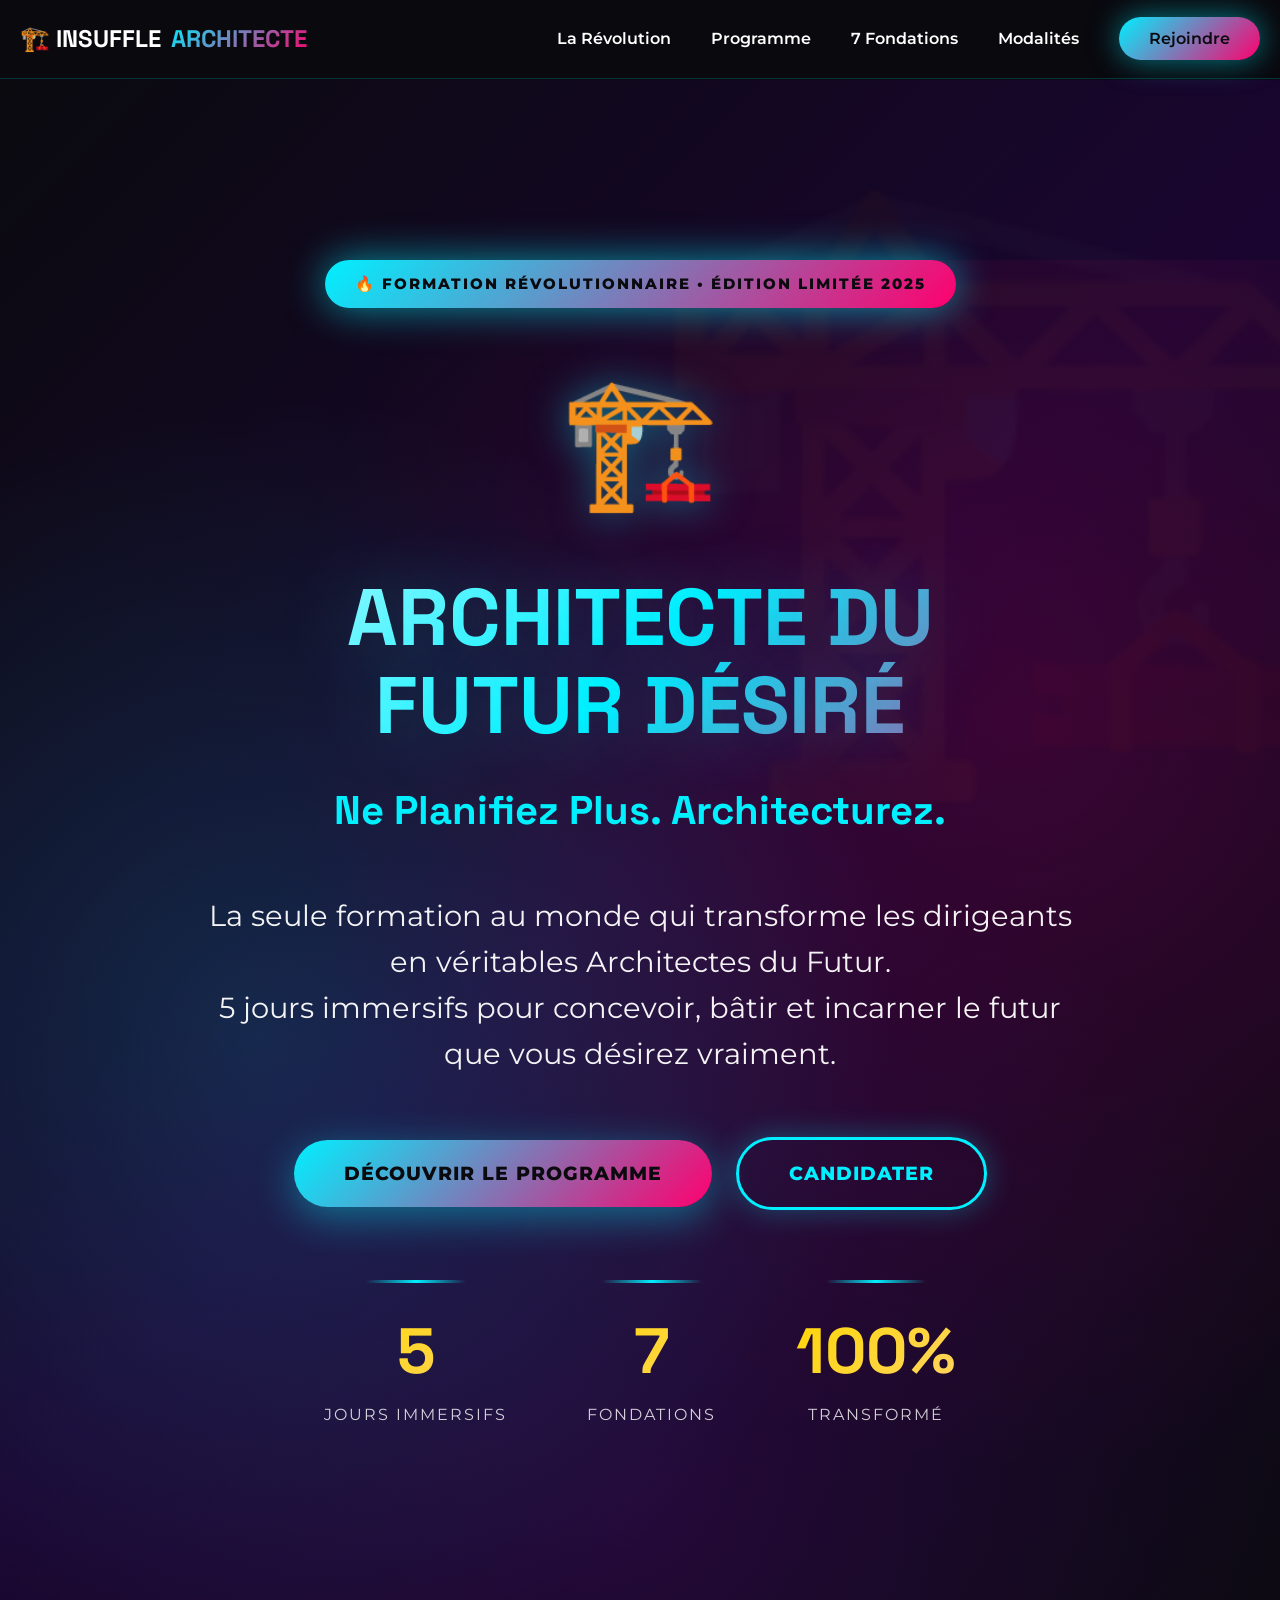
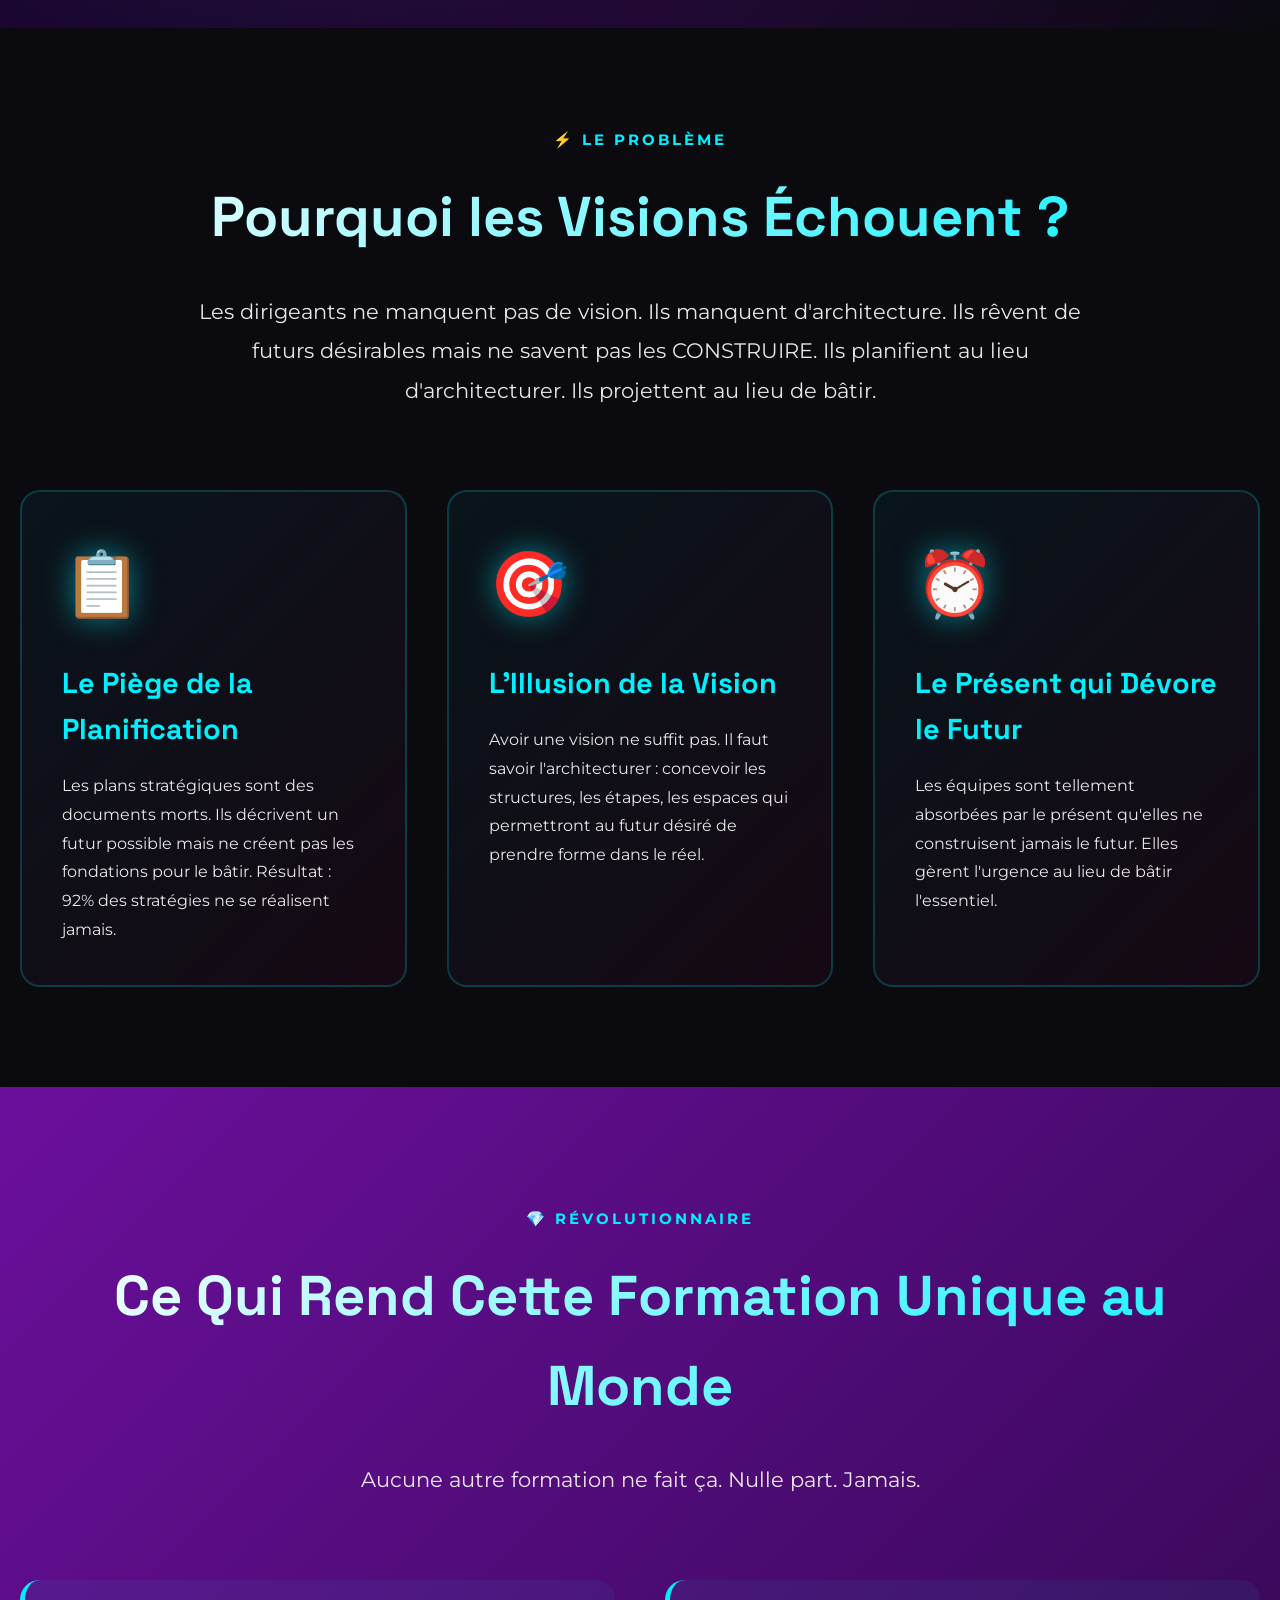
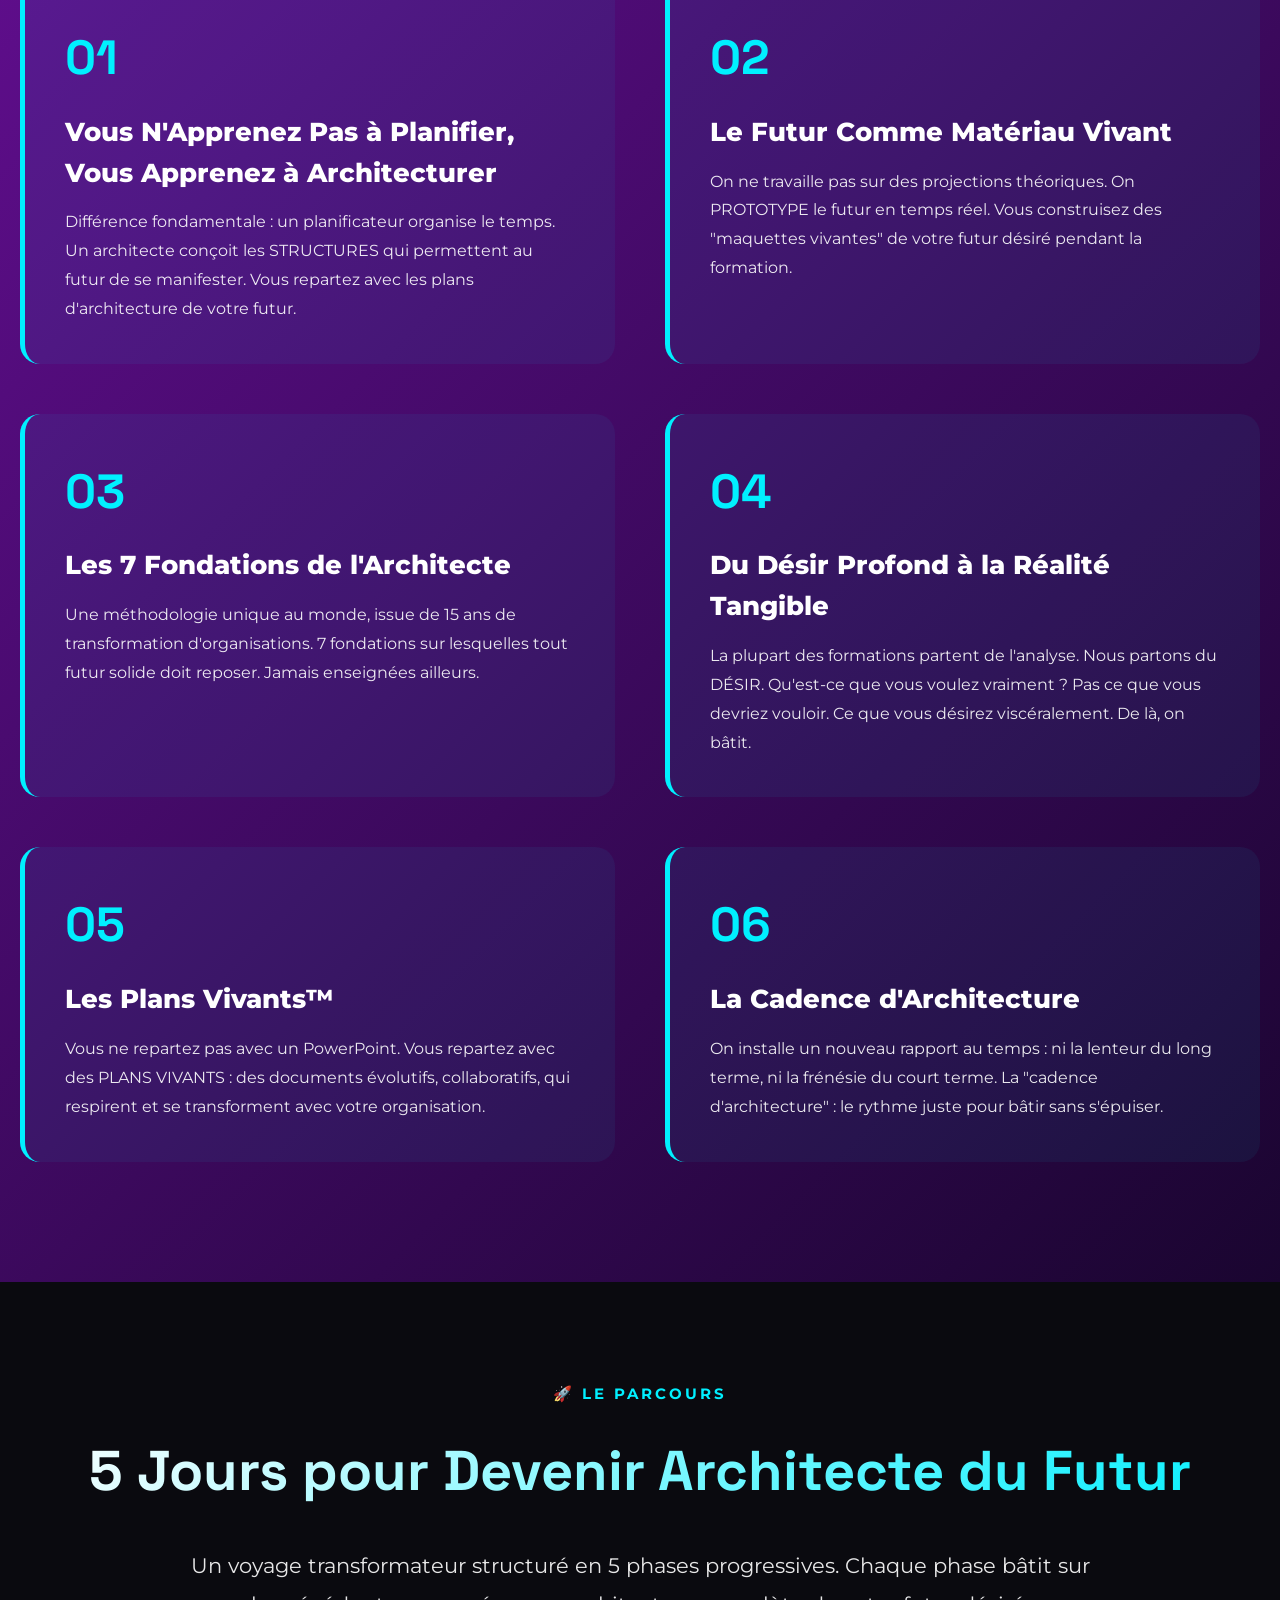
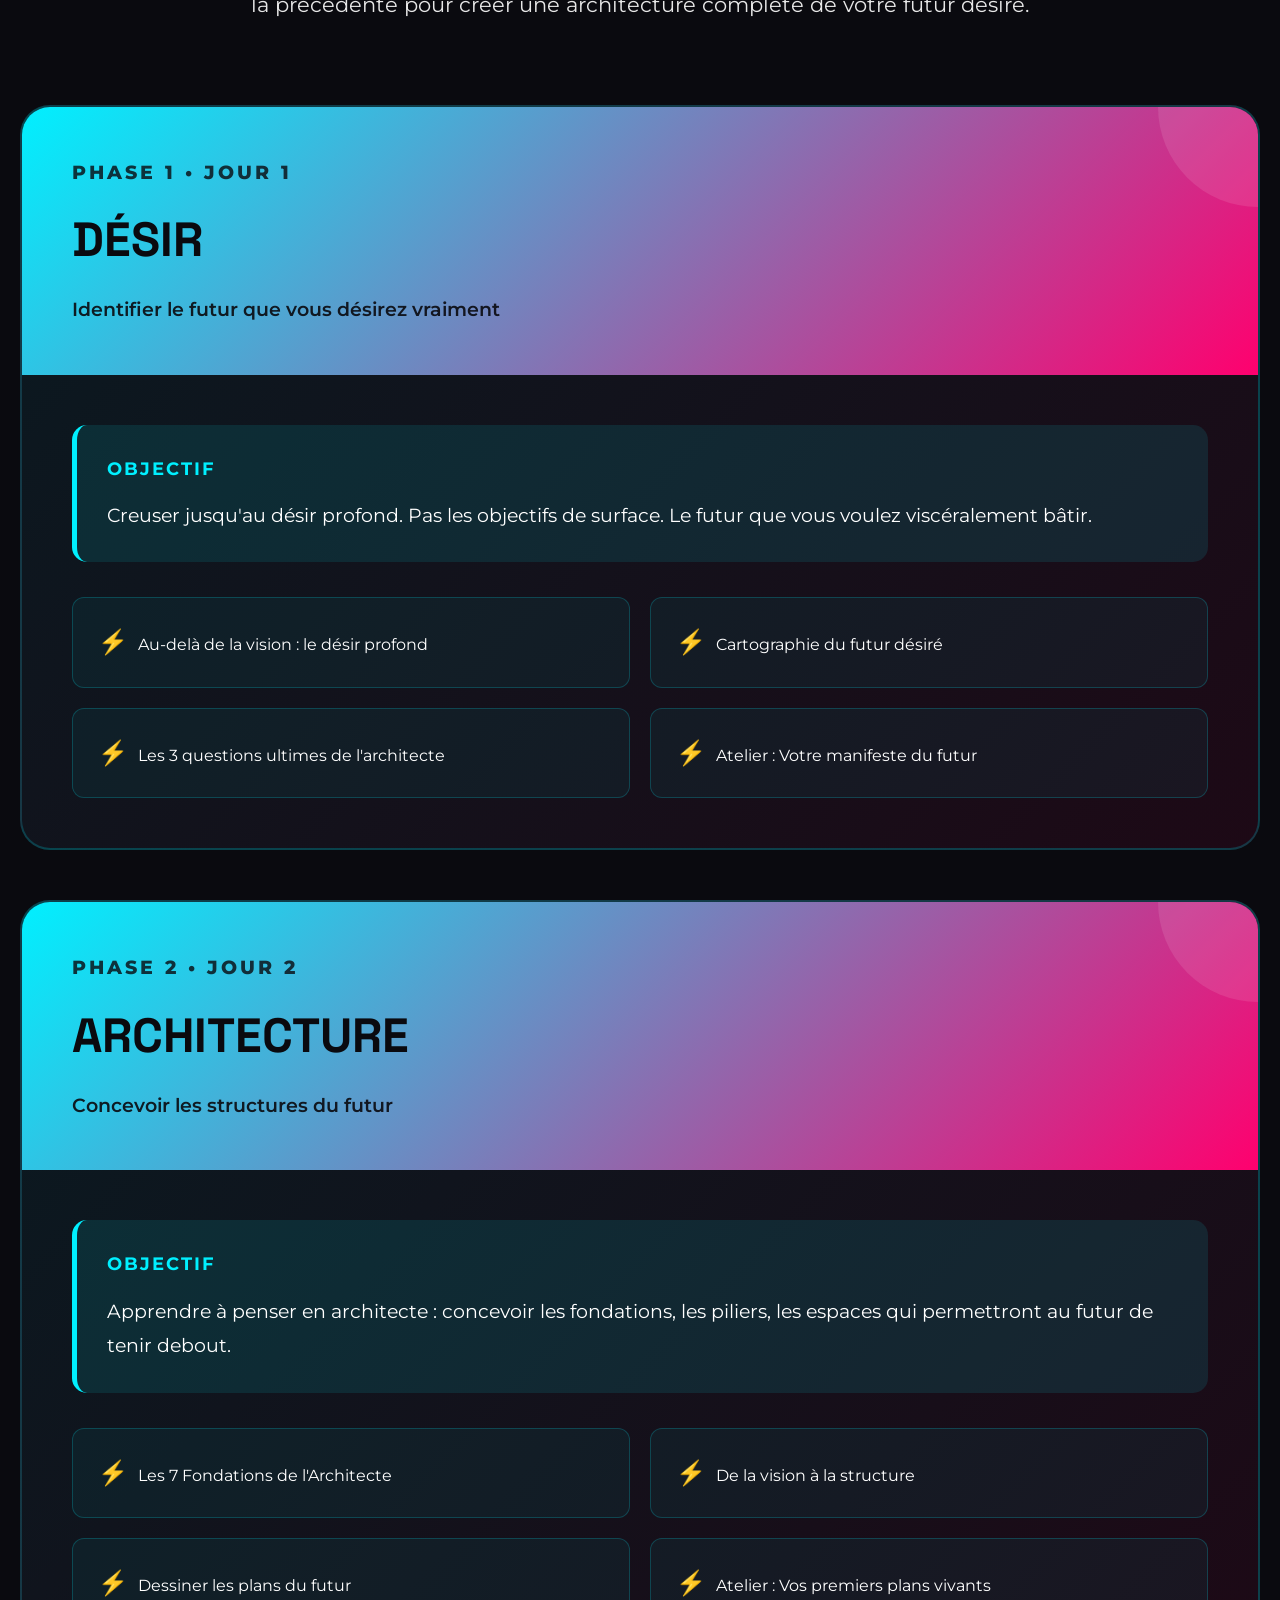
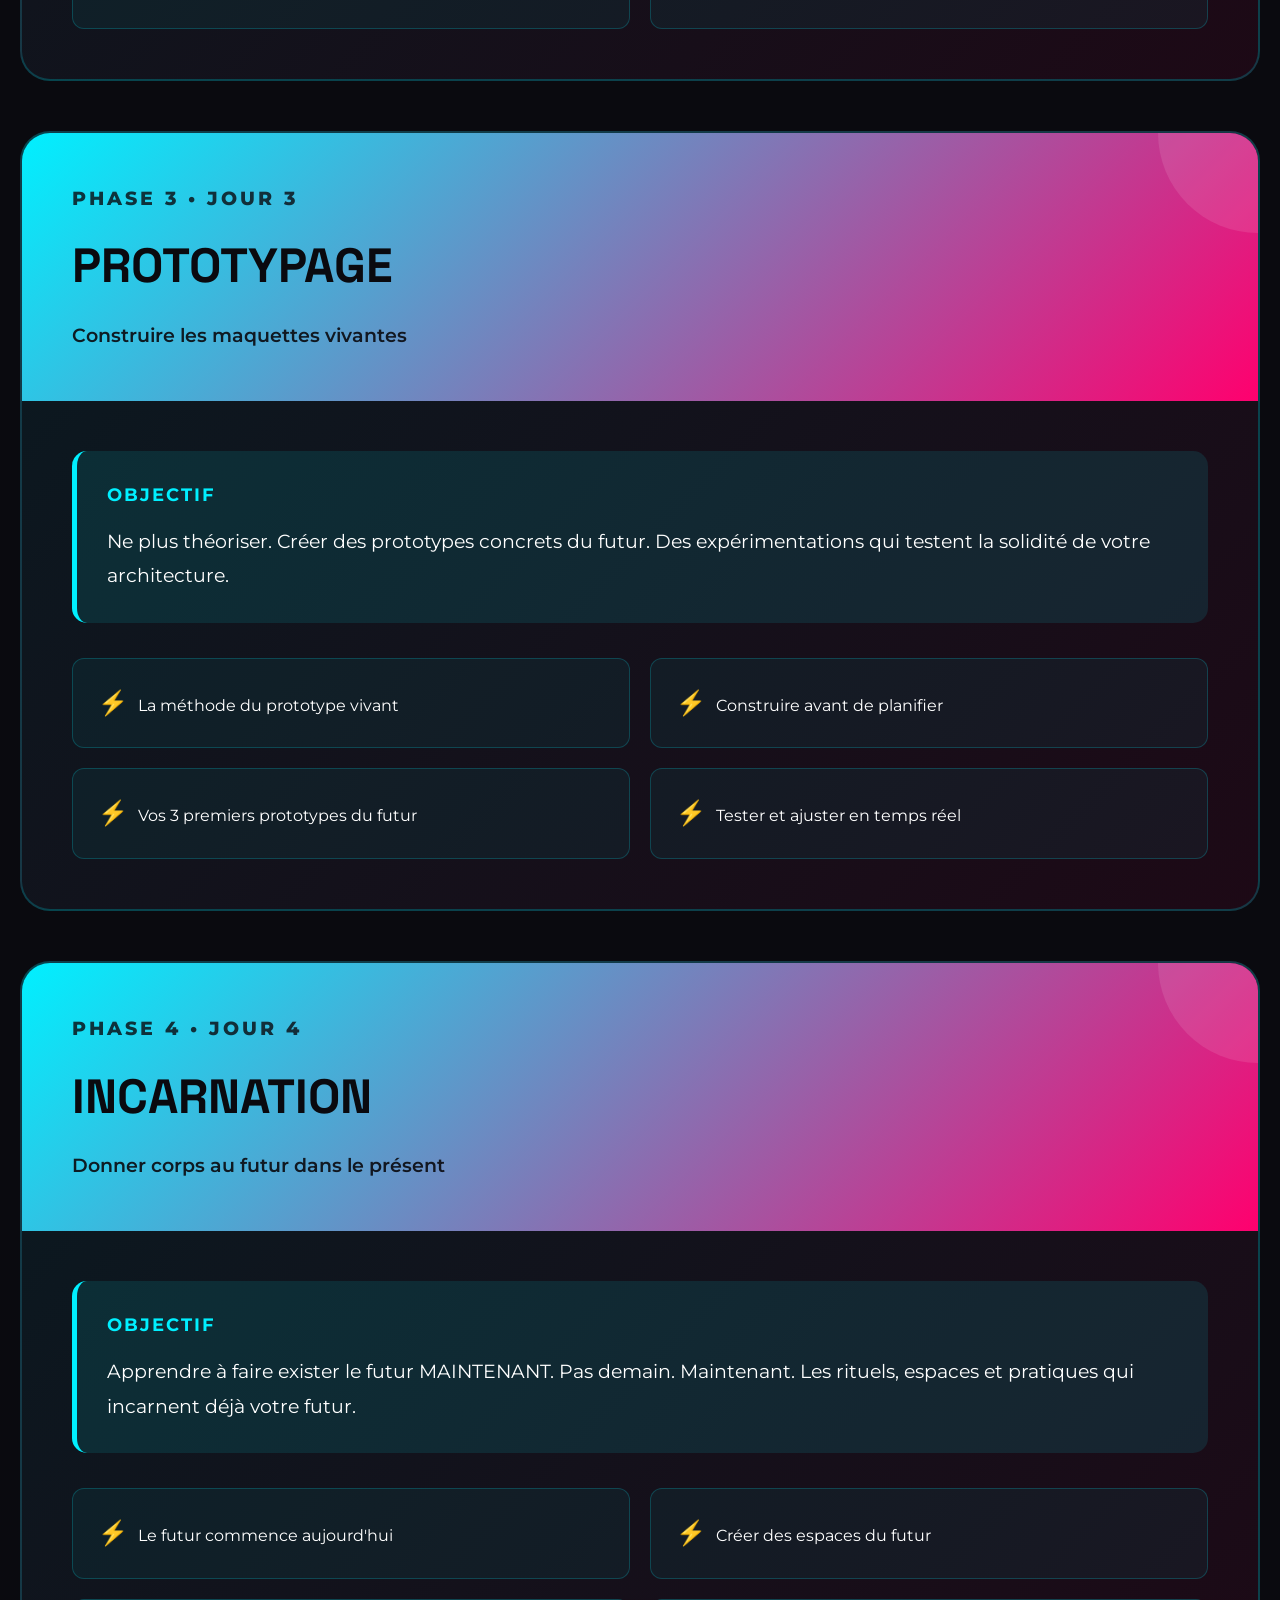
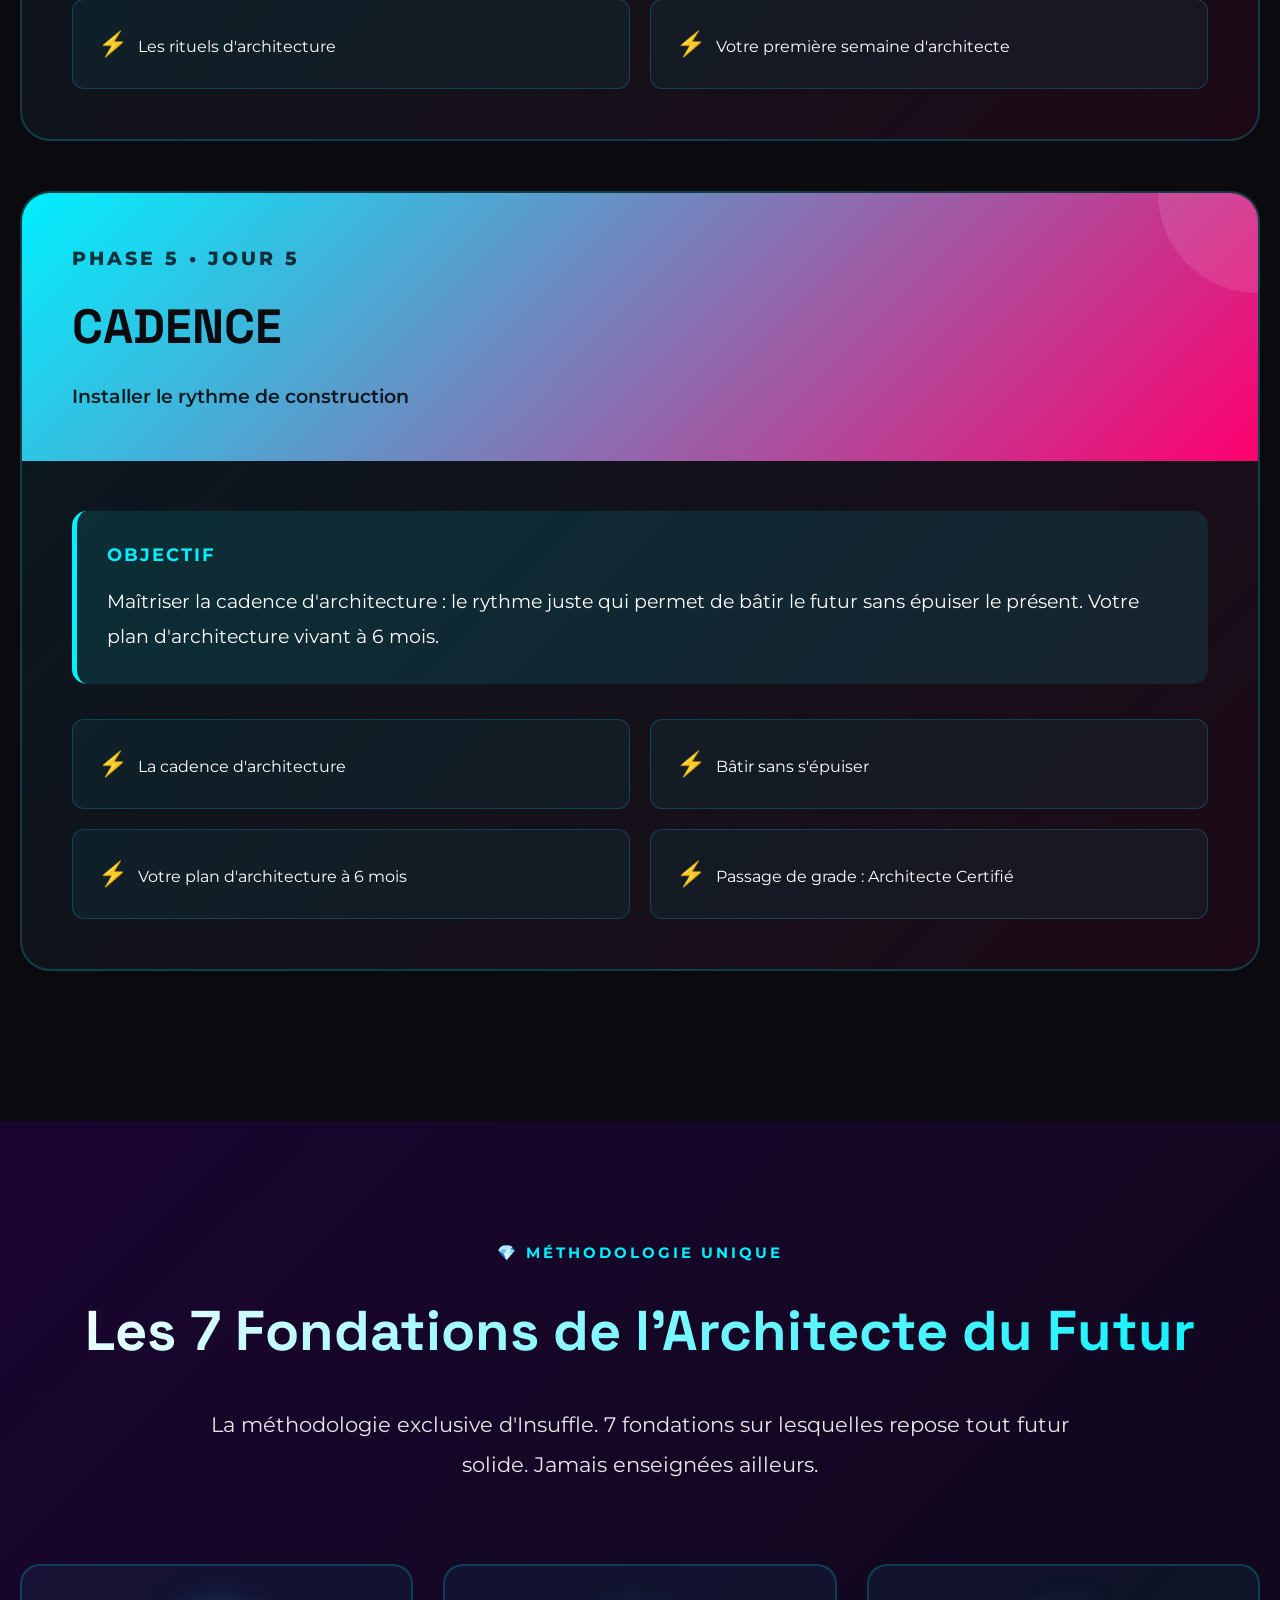
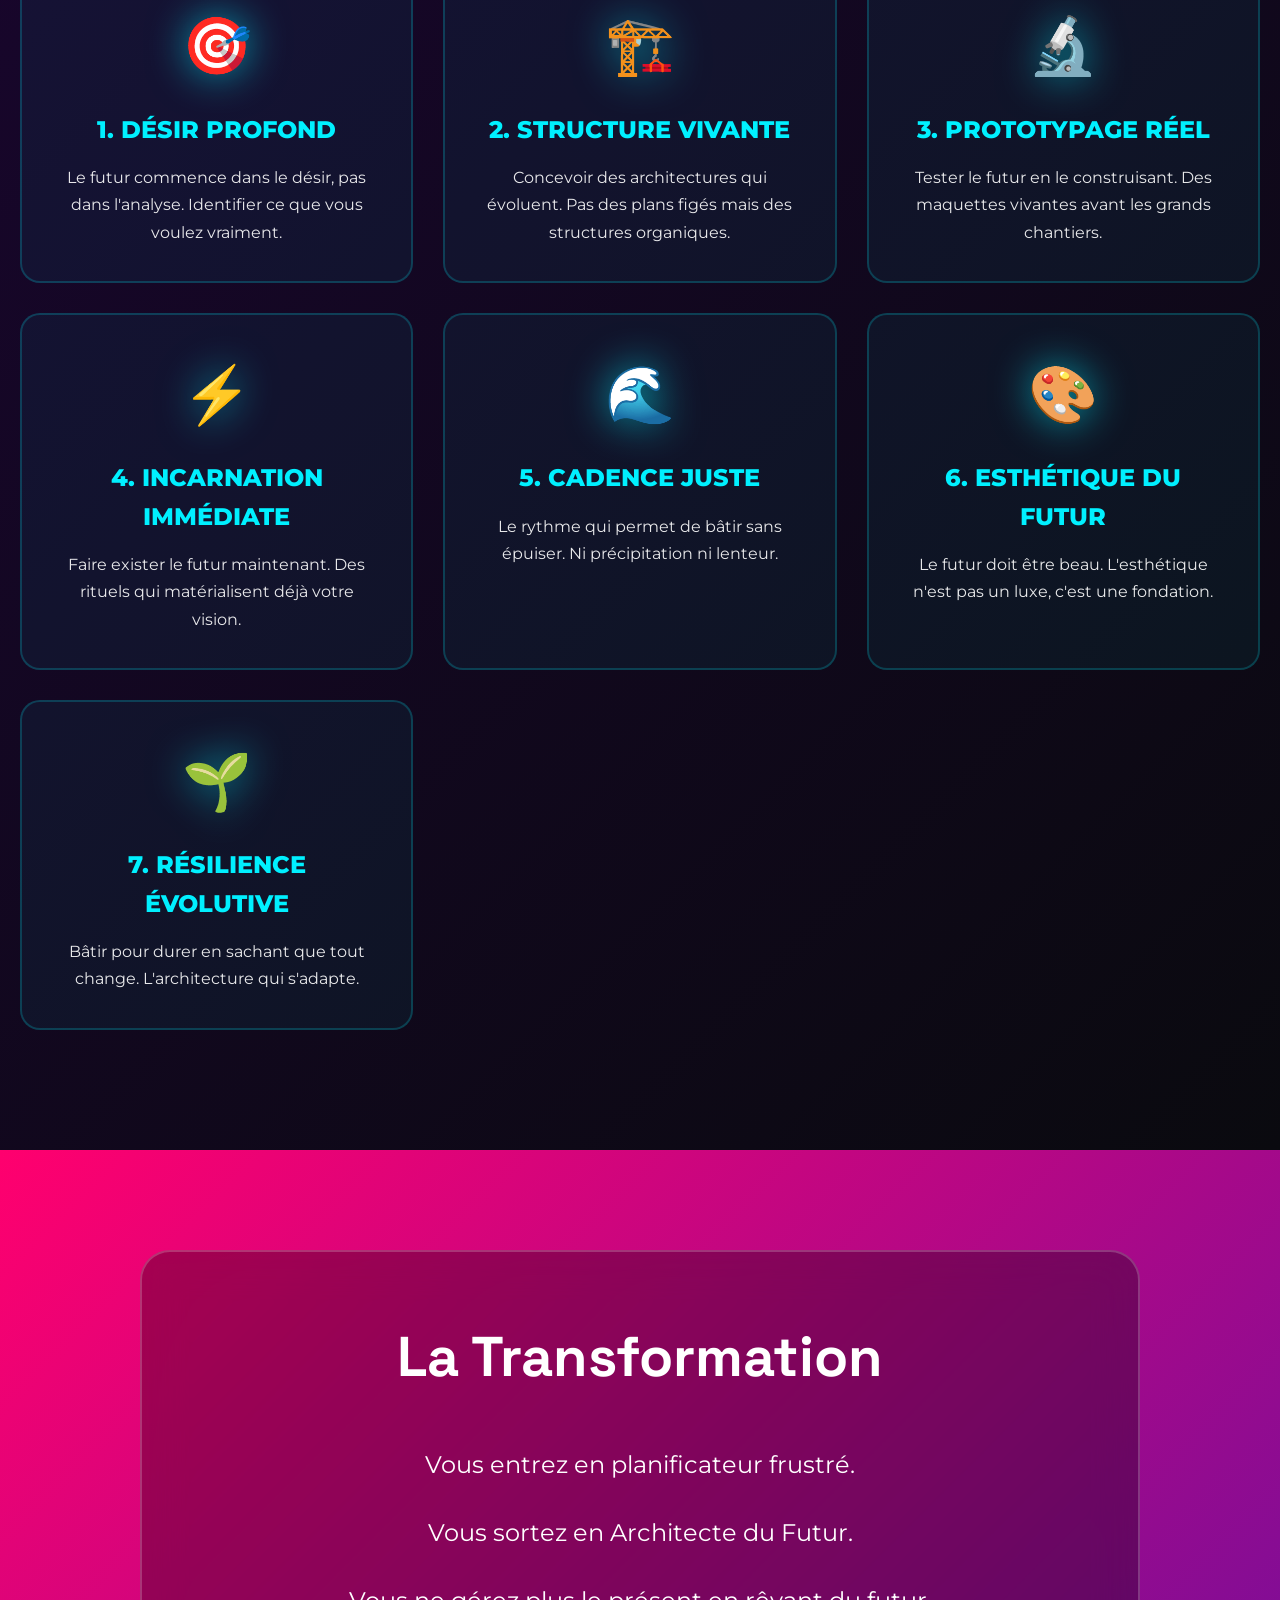
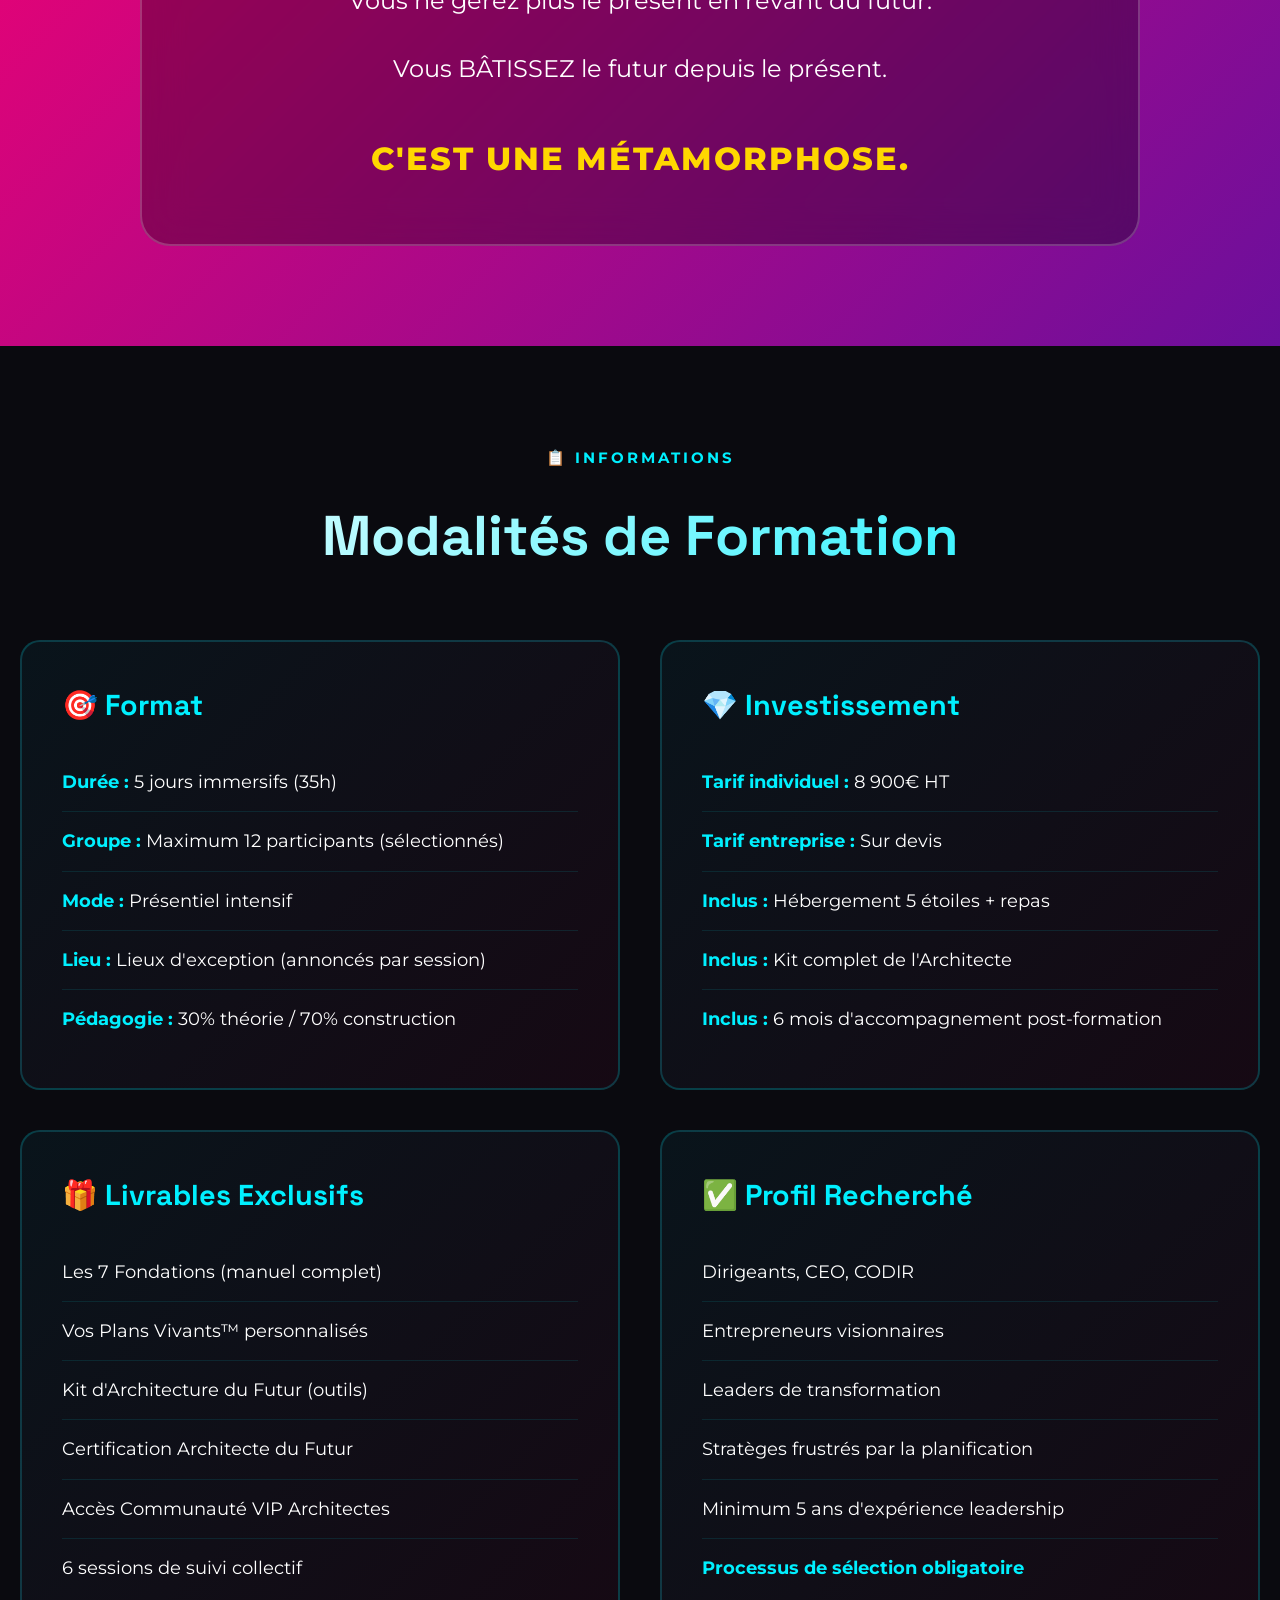
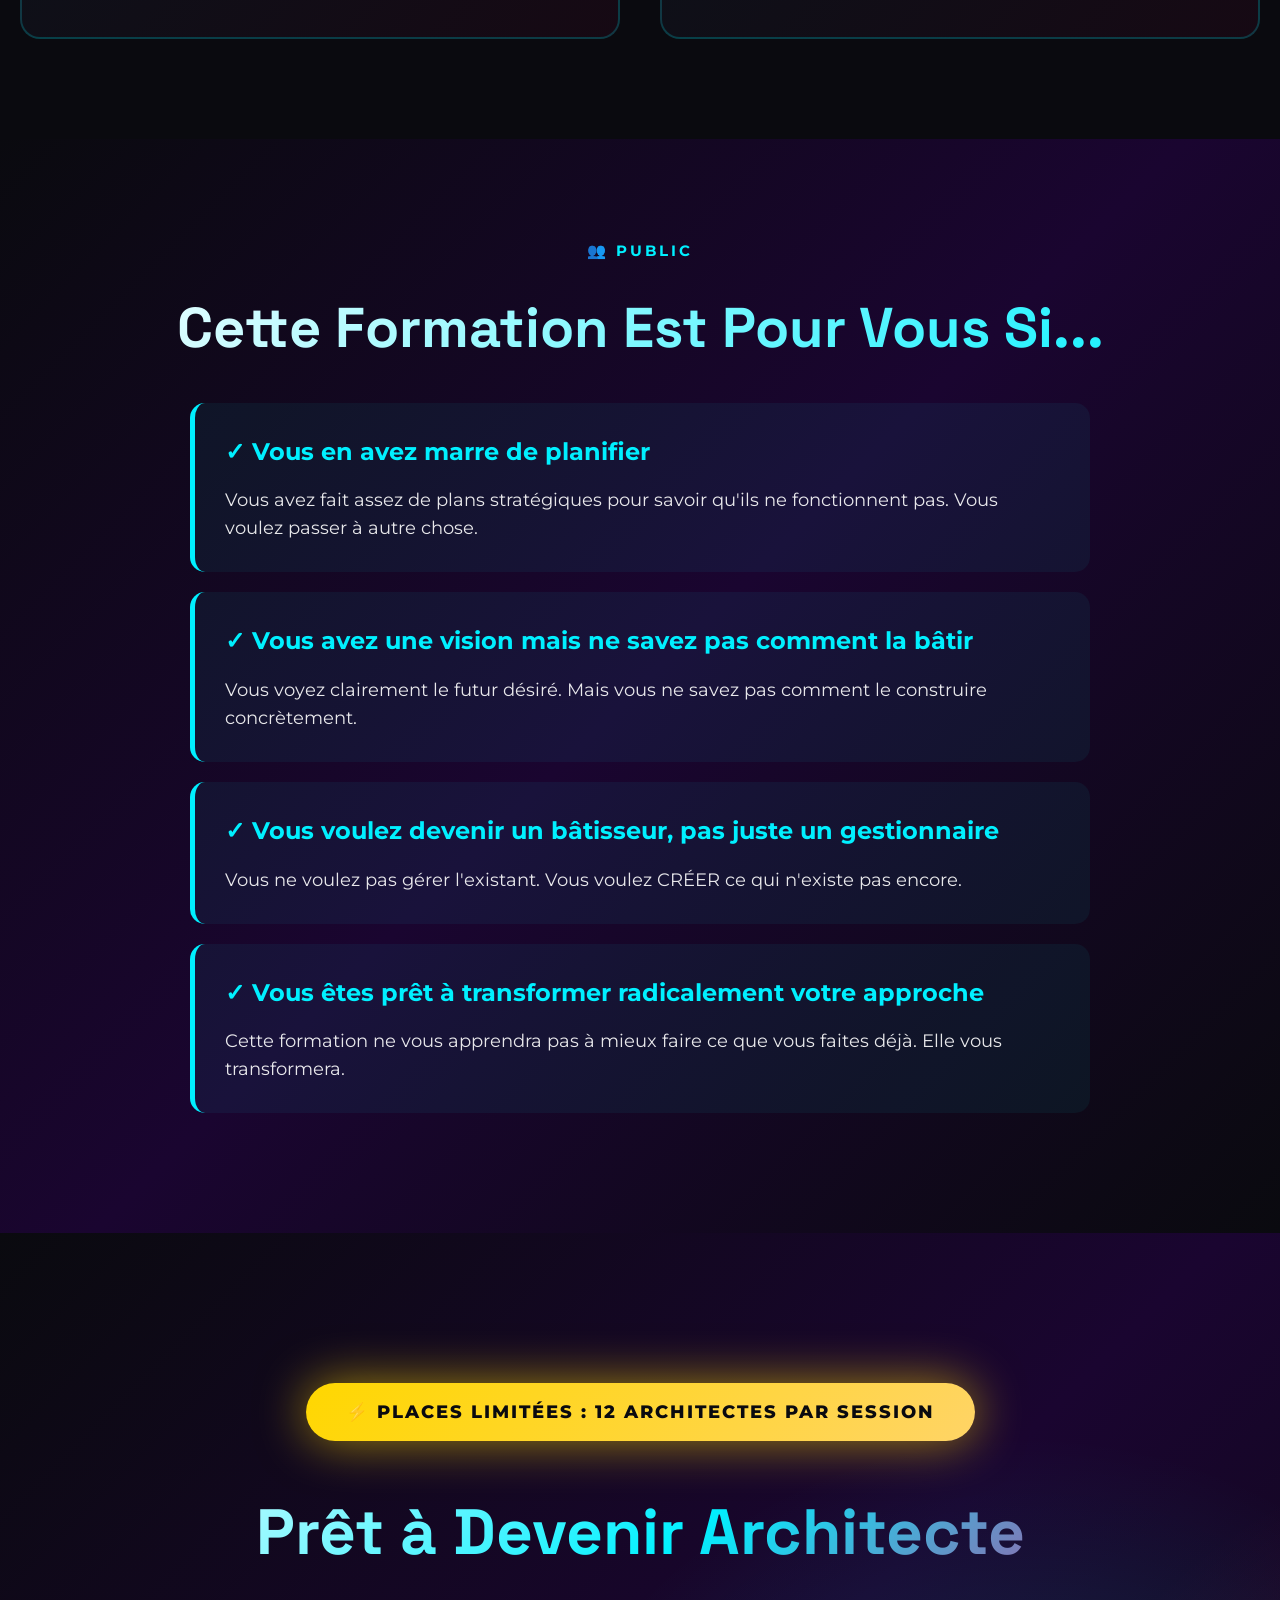
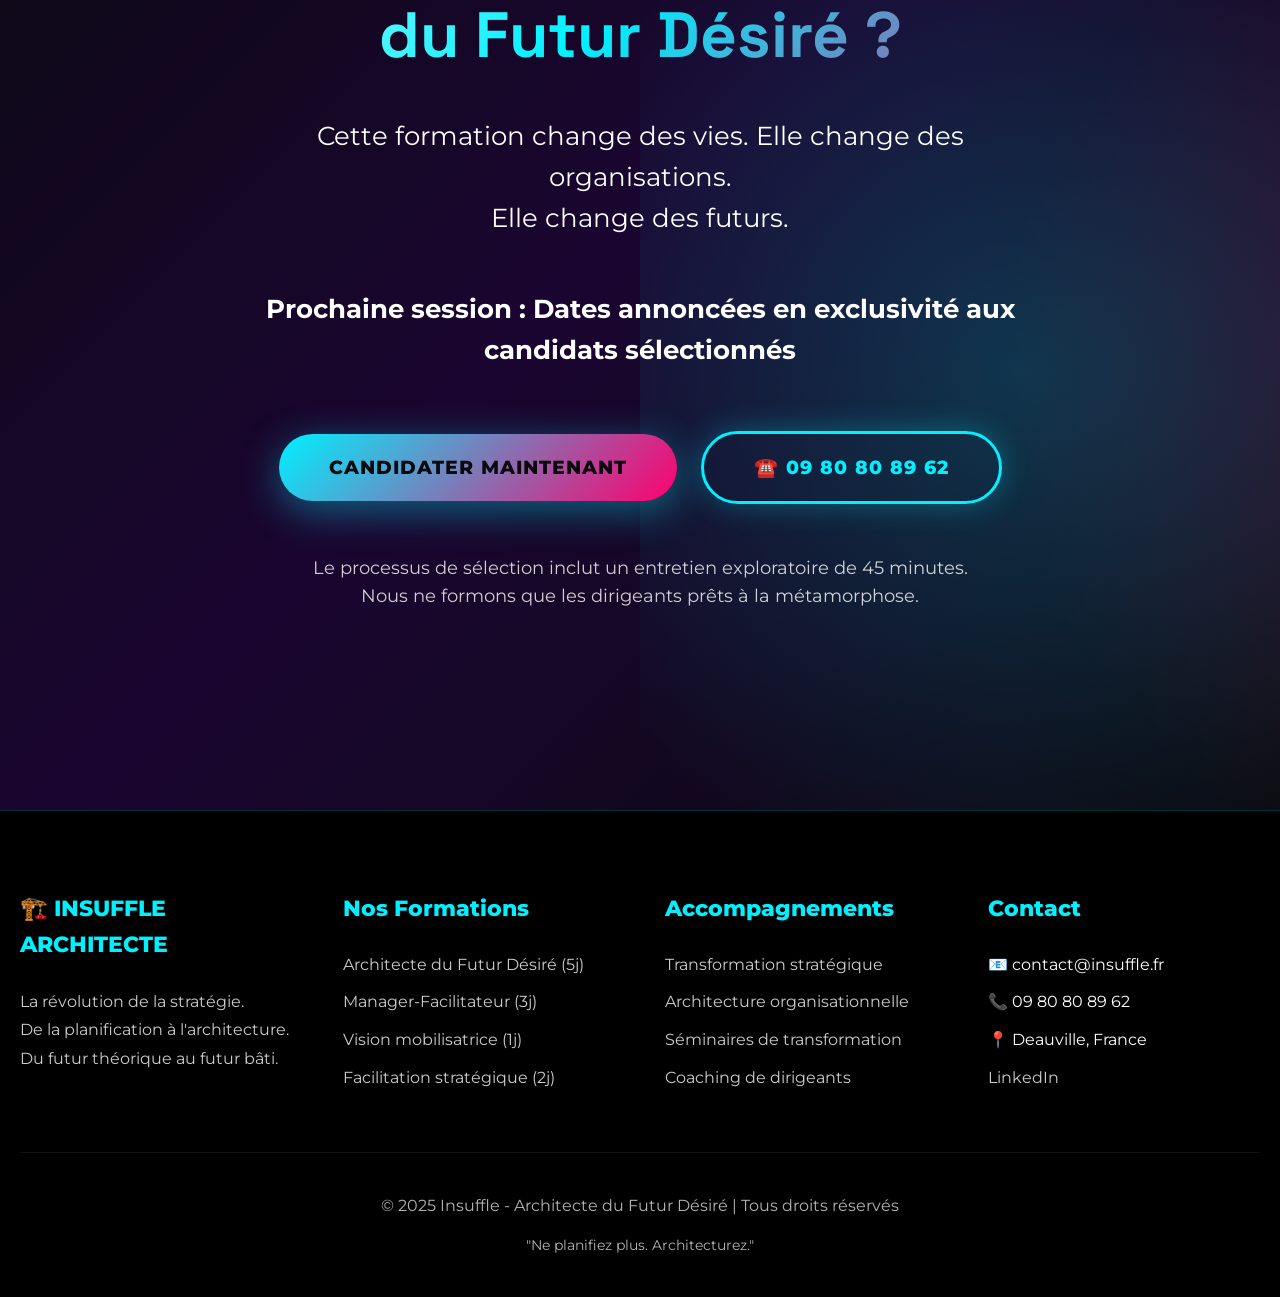
<file: Templates-html/architecte-futur-desire.html>
<!DOCTYPE html>
<html lang="fr">
<head>
    <meta charset="UTF-8">
    <meta name="viewport" content="width=device-width, initial-scale=1.0">
    
    <!-- SEO Meta Tags -->
    <title>🏗️ ARCHITECTE DU FUTUR DÉSIRÉ | La Formation qui Réinvente la Stratégie</title>
    <meta name="description" content="La SEULE formation qui transforme les dirigeants en Architectes du Futur. 5 jours pour concevoir, bâtir et incarner le futur que vous désirez vraiment. Révolutionnaire.">
    <meta name="keywords" content="formation stratégie, vision d'entreprise, transformation organisationnelle, Insuffle, futur désiré, architecture stratégique">
    
    <!-- Open Graph -->
    <meta property="og:type" content="website">
    <meta property="og:title" content="Architecte du Futur Désiré | Formation Révolutionnaire">
    <meta property="og:description" content="Ne planifiez plus. Architecturez. La formation qui transforme votre rapport au futur.">
    
    <!-- Google Fonts -->
    <link rel="preconnect" href="https://fonts.googleapis.com">
    <link rel="preconnect" href="https://fonts.gstatic.com" crossorigin>
    <link href="https://fonts.googleapis.com/css2?family=Montserrat:wght@400;600;700;800;900&family=Space+Grotesk:wght@400;600;700&display=swap" rel="stylesheet">
    
    <style>
        :root {
            --primary: #8E2183;
            --secondary: #FFD466;
            --accent: #00D9FF;
            --light: #FFFFFF;
            --dark: #0A0A0F;
            --grey: #F5F5F5;
            --gold: #FFD700;
            --electric-blue: #00F0FF;
            --deep-purple: #6B0F9C;
            --neon-pink: #FF006E;
        }
        
        * {
            margin: 0;
            padding: 0;
            box-sizing: border-box;
        }
        
        body {
            font-family: 'Montserrat', sans-serif;
            background-color: var(--dark);
            color: var(--light);
            overflow-x: hidden;
            line-height: 1.6;
        }
        
        .space-font {
            font-family: 'Space Grotesk', sans-serif;
        }
        
        .container {
            max-width: 1400px;
            margin: 0 auto;
            padding: 0 20px;
        }
        
        /* Navigation Ultra-moderne */
        nav {
            background: rgba(10, 10, 15, 0.95);
            backdrop-filter: blur(20px);
            position: fixed;
            top: 0;
            width: 100%;
            z-index: 1000;
            border-bottom: 1px solid rgba(0, 217, 255, 0.2);
        }
        
        .nav-container {
            display: flex;
            justify-content: space-between;
            align-items: center;
            padding: 20px 0;
        }
        
        .nav-logo {
            font-size: 1.5rem;
            color: var(--light);
            font-weight: 900;
            text-decoration: none;
            display: flex;
            align-items: center;
            gap: 10px;
            font-family: 'Space Grotesk', sans-serif;
        }
        
        .nav-logo span {
            background: linear-gradient(135deg, var(--electric-blue), var(--neon-pink));
            -webkit-background-clip: text;
            -webkit-text-fill-color: transparent;
            background-clip: text;
        }
        
        .nav-menu {
            display: flex;
            list-style: none;
            gap: 40px;
            align-items: center;
        }
        
        .nav-menu a {
            color: var(--light);
            text-decoration: none;
            font-weight: 600;
            transition: all 0.3s ease;
            position: relative;
        }
        
        .nav-menu a::after {
            content: '';
            position: absolute;
            bottom: -5px;
            left: 0;
            width: 0;
            height: 2px;
            background: linear-gradient(90deg, var(--electric-blue), var(--neon-pink));
            transition: width 0.3s ease;
        }
        
        .nav-menu a:hover::after {
            width: 100%;
        }
        
        .nav-cta {
            background: linear-gradient(135deg, var(--electric-blue) 0%, var(--neon-pink) 100%);
            color: var(--dark) !important;
            padding: 12px 30px;
            border-radius: 50px;
            font-weight: 800;
            box-shadow: 0 0 30px rgba(0, 240, 255, 0.5);
            animation: pulseNeon 2s infinite;
        }
        
        @keyframes pulseNeon {
            0%, 100% { 
                box-shadow: 0 0 30px rgba(0, 240, 255, 0.5); 
            }
            50% { 
                box-shadow: 0 0 50px rgba(255, 0, 110, 0.8), 0 0 70px rgba(0, 240, 255, 0.5); 
            }
        }
        
        /* Hero Épique */
        .hero {
            background: linear-gradient(135deg, #0A0A0F 0%, #1a0530 50%, #0A0A0F 100%);
            padding: 180px 0 200px;
            position: relative;
            overflow: hidden;
            margin-top: 80px;
        }
        
        .hero::before {
            content: '';
            position: absolute;
            width: 100%;
            height: 100%;
            background: 
                radial-gradient(circle at 20% 50%, rgba(0, 240, 255, 0.15) 0%, transparent 50%),
                radial-gradient(circle at 80% 30%, rgba(255, 0, 110, 0.15) 0%, transparent 50%),
                radial-gradient(circle at 50% 80%, rgba(107, 15, 156, 0.2) 0%, transparent 50%);
            animation: cosmicMove 15s ease-in-out infinite;
        }
        
        @keyframes cosmicMove {
            0%, 100% { transform: translate(0, 0) scale(1); }
            33% { transform: translate(-20px, -20px) scale(1.05); }
            66% { transform: translate(20px, 20px) scale(0.95); }
        }
        
        .hero::after {
            content: '🏗️';
            position: absolute;
            font-size: 600px;
            opacity: 0.03;
            top: -100px;
            right: -100px;
            animation: rotate 60s linear infinite;
        }
        
        @keyframes rotate {
            from { transform: rotate(0deg); }
            to { transform: rotate(360deg); }
        }
        
        .hero-content {
            position: relative;
            z-index: 2;
            text-align: center;
        }
        
        .hero-badge {
            display: inline-block;
            background: linear-gradient(135deg, var(--electric-blue), var(--neon-pink));
            color: var(--dark);
            padding: 12px 30px;
            border-radius: 50px;
            font-weight: 800;
            font-size: 0.95rem;
            margin-bottom: 30px;
            text-transform: uppercase;
            letter-spacing: 2px;
            box-shadow: 0 0 40px rgba(0, 240, 255, 0.6);
            animation: floatBadge 4s ease-in-out infinite;
        }
        
        @keyframes floatBadge {
            0%, 100% { transform: translateY(0) scale(1); }
            50% { transform: translateY(-20px) scale(1.05); }
        }
        
        .hero-emoji {
            font-size: 8rem;
            margin-bottom: 30px;
            display: block;
            animation: buildAnimation 3s ease-in-out infinite;
            filter: drop-shadow(0 0 20px rgba(0, 240, 255, 0.5));
        }
        
        @keyframes buildAnimation {
            0%, 100% { transform: translateY(0) rotate(0deg); }
            25% { transform: translateY(-15px) rotate(-3deg); }
            75% { transform: translateY(-15px) rotate(3deg); }
        }
        
        .hero h1 {
            font-size: 5rem;
            font-weight: 900;
            margin-bottom: 30px;
            line-height: 1.1;
            font-family: 'Space Grotesk', sans-serif;
            background: linear-gradient(135deg, var(--light), var(--electric-blue), var(--neon-pink));
            -webkit-background-clip: text;
            -webkit-text-fill-color: transparent;
            background-clip: text;
            text-shadow: 0 0 80px rgba(0, 240, 255, 0.3);
        }
        
        .hero-subtitle {
            font-size: 1.8rem;
            margin-bottom: 50px;
            font-weight: 400;
            max-width: 900px;
            margin-left: auto;
            margin-right: auto;
            opacity: 0.95;
        }
        
        .hero-tagline {
            font-size: 2.5rem;
            font-weight: 800;
            color: var(--electric-blue);
            margin-bottom: 50px;
            font-family: 'Space Grotesk', sans-serif;
        }
        
        .hero-stats {
            display: flex;
            justify-content: center;
            gap: 80px;
            margin-top: 80px;
            flex-wrap: wrap;
        }
        
        .stat {
            text-align: center;
            position: relative;
        }
        
        .stat::before {
            content: '';
            position: absolute;
            top: -20px;
            left: 50%;
            transform: translateX(-50%);
            width: 100px;
            height: 3px;
            background: linear-gradient(90deg, transparent, var(--electric-blue), transparent);
        }
        
        .stat-number {
            font-size: 4rem;
            font-weight: 900;
            background: linear-gradient(135deg, var(--gold), var(--secondary));
            -webkit-background-clip: text;
            -webkit-text-fill-color: transparent;
            background-clip: text;
            display: block;
            font-family: 'Space Grotesk', sans-serif;
        }
        
        .stat-label {
            font-size: 1rem;
            opacity: 0.8;
            text-transform: uppercase;
            letter-spacing: 2px;
        }
        
        .btn {
            display: inline-block;
            padding: 18px 50px;
            background: linear-gradient(135deg, var(--electric-blue) 0%, var(--neon-pink) 100%);
            color: var(--dark);
            text-decoration: none;
            border-radius: 50px;
            font-weight: 800;
            font-size: 1.2rem;
            transition: all 0.3s ease;
            box-shadow: 0 10px 40px rgba(0, 240, 255, 0.4);
            margin: 10px;
            text-transform: uppercase;
            letter-spacing: 1px;
        }
        
        .btn:hover {
            transform: translateY(-5px) scale(1.05);
            box-shadow: 0 15px 60px rgba(255, 0, 110, 0.6);
        }
        
        .btn-outline {
            background: transparent;
            border: 3px solid var(--electric-blue);
            color: var(--electric-blue);
            box-shadow: 0 0 30px rgba(0, 240, 255, 0.3);
        }
        
        .btn-outline:hover {
            background: var(--electric-blue);
            color: var(--dark);
        }
        
        /* Section Styles */
        section {
            padding: 100px 0;
            position: relative;
        }
        
        .section-dark {
            background: var(--dark);
        }
        
        .section-gradient {
            background: linear-gradient(135deg, #0A0A0F 0%, #1a0530 50%, #0A0A0F 100%);
        }
        
        .section-subtitle {
            text-align: center;
            color: var(--electric-blue);
            font-weight: 700;
            font-size: 0.95rem;
            text-transform: uppercase;
            letter-spacing: 3px;
            margin-bottom: 20px;
        }
        
        .section-title {
            text-align: center;
            font-size: 3.5rem;
            font-weight: 900;
            margin-bottom: 30px;
            font-family: 'Space Grotesk', sans-serif;
            background: linear-gradient(135deg, var(--light), var(--electric-blue));
            -webkit-background-clip: text;
            -webkit-text-fill-color: transparent;
            background-clip: text;
        }
        
        .section-intro {
            text-align: center;
            max-width: 900px;
            margin: 0 auto 80px;
            font-size: 1.3rem;
            line-height: 1.9;
            opacity: 0.9;
        }
        
        /* Révolution Section */
        .revolution-grid {
            display: grid;
            grid-template-columns: repeat(auto-fit, minmax(350px, 1fr));
            gap: 40px;
            margin-top: 60px;
        }
        
        .revolution-card {
            background: linear-gradient(135deg, rgba(0, 217, 255, 0.05), rgba(255, 0, 110, 0.05));
            padding: 40px;
            border-radius: 20px;
            border: 2px solid rgba(0, 240, 255, 0.2);
            transition: all 0.4s ease;
            position: relative;
            overflow: hidden;
        }
        
        .revolution-card::before {
            content: '';
            position: absolute;
            top: 0;
            left: -100%;
            width: 100%;
            height: 100%;
            background: linear-gradient(90deg, transparent, rgba(0, 240, 255, 0.1), transparent);
            transition: left 0.6s ease;
        }
        
        .revolution-card:hover::before {
            left: 100%;
        }
        
        .revolution-card:hover {
            transform: translateY(-10px);
            border-color: var(--electric-blue);
            box-shadow: 0 20px 60px rgba(0, 240, 255, 0.3);
        }
        
        .revolution-icon {
            font-size: 4rem;
            margin-bottom: 25px;
            display: block;
            filter: drop-shadow(0 0 15px rgba(0, 240, 255, 0.5));
        }
        
        .revolution-card h3 {
            font-size: 1.8rem;
            margin-bottom: 20px;
            color: var(--electric-blue);
            font-weight: 800;
            font-family: 'Space Grotesk', sans-serif;
        }
        
        .revolution-card p {
            line-height: 1.8;
            opacity: 0.9;
        }
        
        /* Unique Section - Pourquoi c'est révolutionnaire */
        .unique {
            background: linear-gradient(135deg, var(--deep-purple) 0%, #1a0530 100%);
            padding: 120px 0;
        }
        
        .unique-grid {
            display: grid;
            grid-template-columns: repeat(2, 1fr);
            gap: 50px;
            margin-top: 60px;
        }
        
        .unique-item {
            background: rgba(0, 240, 255, 0.05);
            padding: 40px;
            border-radius: 20px;
            border-left: 5px solid var(--electric-blue);
            transition: all 0.3s ease;
        }
        
        .unique-item:hover {
            background: rgba(0, 240, 255, 0.1);
            transform: translateX(20px);
            border-left-width: 10px;
        }
        
        .unique-number {
            font-size: 3rem;
            font-weight: 900;
            color: var(--electric-blue);
            margin-bottom: 15px;
            font-family: 'Space Grotesk', sans-serif;
        }
        
        .unique-item h3 {
            font-size: 1.6rem;
            margin-bottom: 15px;
            color: var(--light);
            font-weight: 800;
        }
        
        .unique-item p {
            opacity: 0.9;
            line-height: 1.8;
        }
        
        /* Programme Epic */
        .programme {
            background: var(--dark);
        }
        
        .phase-container {
            margin-top: 80px;
        }
        
        .phase-card {
            background: linear-gradient(135deg, rgba(0, 217, 255, 0.08), rgba(255, 0, 110, 0.08));
            border-radius: 30px;
            overflow: hidden;
            margin-bottom: 50px;
            border: 2px solid rgba(0, 240, 255, 0.2);
            transition: all 0.4s ease;
        }
        
        .phase-card:hover {
            transform: scale(1.02);
            border-color: var(--electric-blue);
            box-shadow: 0 30px 80px rgba(0, 240, 255, 0.3);
        }
        
        .phase-header {
            background: linear-gradient(135deg, var(--electric-blue) 0%, var(--neon-pink) 100%);
            color: var(--dark);
            padding: 50px;
            position: relative;
            overflow: hidden;
        }
        
        .phase-header::before {
            content: '';
            position: absolute;
            top: 0;
            right: 0;
            width: 200px;
            height: 200px;
            background: rgba(255, 255, 255, 0.1);
            border-radius: 50%;
            transform: translate(50%, -50%);
        }
        
        .phase-number {
            font-size: 1.2rem;
            text-transform: uppercase;
            letter-spacing: 3px;
            margin-bottom: 15px;
            font-weight: 800;
            opacity: 0.8;
        }
        
        .phase-title {
            font-size: 3rem;
            font-weight: 900;
            margin-bottom: 15px;
            font-family: 'Space Grotesk', sans-serif;
        }
        
        .phase-duration {
            font-size: 1.2rem;
            opacity: 0.9;
            font-weight: 600;
        }
        
        .phase-content {
            padding: 50px;
        }
        
        .phase-objectif {
            background: rgba(0, 240, 255, 0.1);
            padding: 30px;
            border-radius: 15px;
            margin-bottom: 35px;
            border-left: 5px solid var(--electric-blue);
        }
        
        .phase-objectif strong {
            color: var(--electric-blue);
            display: block;
            margin-bottom: 15px;
            font-size: 1.1rem;
            text-transform: uppercase;
            letter-spacing: 2px;
        }
        
        .phase-objectif p {
            font-size: 1.2rem;
            line-height: 1.8;
        }
        
        .phase-modules {
            display: grid;
            grid-template-columns: repeat(2, 1fr);
            gap: 20px;
        }
        
        .phase-module {
            background: rgba(0, 240, 255, 0.05);
            padding: 25px;
            border-radius: 12px;
            border: 1px solid rgba(0, 240, 255, 0.2);
            transition: all 0.3s ease;
        }
        
        .phase-module:hover {
            background: rgba(0, 240, 255, 0.1);
            border-color: var(--electric-blue);
            transform: translateY(-5px);
        }
        
        .phase-module::before {
            content: '⚡';
            font-size: 1.5rem;
            margin-right: 10px;
        }
        
        /* Les 7 Fondations */
        .fondations {
            background: linear-gradient(135deg, #1a0530 0%, #0A0A0F 100%);
            padding: 120px 0;
        }
        
        .fondations-grid {
            display: grid;
            grid-template-columns: repeat(auto-fit, minmax(300px, 1fr));
            gap: 30px;
            margin-top: 60px;
        }
        
        .fondation-card {
            background: rgba(0, 240, 255, 0.05);
            padding: 35px;
            border-radius: 20px;
            border: 2px solid rgba(0, 240, 255, 0.2);
            text-align: center;
            transition: all 0.4s ease;
            position: relative;
            overflow: hidden;
        }
        
        .fondation-card::before {
            content: '';
            position: absolute;
            top: 0;
            left: 0;
            width: 100%;
            height: 100%;
            background: linear-gradient(135deg, rgba(0, 240, 255, 0.1), rgba(255, 0, 110, 0.1));
            opacity: 0;
            transition: opacity 0.4s ease;
        }
        
        .fondation-card:hover::before {
            opacity: 1;
        }
        
        .fondation-card:hover {
            transform: translateY(-15px) scale(1.05);
            border-color: var(--electric-blue);
            box-shadow: 0 25px 70px rgba(0, 240, 255, 0.4);
        }
        
        .fondation-icon {
            font-size: 3.5rem;
            margin-bottom: 20px;
            display: block;
            filter: drop-shadow(0 0 20px rgba(0, 240, 255, 0.6));
        }
        
        .fondation-card h3 {
            font-size: 1.5rem;
            color: var(--electric-blue);
            margin-bottom: 15px;
            font-weight: 800;
            position: relative;
            z-index: 1;
        }
        
        .fondation-card p {
            opacity: 0.9;
            line-height: 1.7;
            position: relative;
            z-index: 1;
        }
        
        /* Transformation Promise */
        .transformation {
            background: linear-gradient(135deg, var(--neon-pink) 0%, var(--deep-purple) 100%);
            padding: 100px 0;
            text-align: center;
        }
        
        .transformation-box {
            max-width: 1000px;
            margin: 0 auto;
            padding: 60px;
            background: rgba(0, 0, 0, 0.3);
            border-radius: 30px;
            backdrop-filter: blur(20px);
            border: 2px solid rgba(255, 255, 255, 0.2);
        }
        
        .transformation-box h2 {
            font-size: 3.5rem;
            margin-bottom: 40px;
            font-weight: 900;
            font-family: 'Space Grotesk', sans-serif;
        }
        
        .transformation-box p {
            font-size: 1.5rem;
            line-height: 2;
            margin-bottom: 20px;
        }
        
        .transformation-highlight {
            font-size: 2rem;
            font-weight: 800;
            color: var(--gold);
            margin-top: 40px;
            text-transform: uppercase;
            letter-spacing: 2px;
        }
        
        /* Modalités */
        .modalites {
            background: var(--dark);
        }
        
        .modalites-grid {
            display: grid;
            grid-template-columns: repeat(2, 1fr);
            gap: 40px;
            margin-top: 60px;
        }
        
        .modalite-card {
            background: linear-gradient(135deg, rgba(0, 217, 255, 0.05), rgba(255, 0, 110, 0.05));
            padding: 40px;
            border-radius: 20px;
            border: 2px solid rgba(0, 240, 255, 0.2);
        }
        
        .modalite-card h3 {
            color: var(--electric-blue);
            font-size: 1.8rem;
            margin-bottom: 25px;
            font-weight: 800;
            font-family: 'Space Grotesk', sans-serif;
        }
        
        .modalite-card ul {
            list-style: none;
        }
        
        .modalite-card li {
            padding: 15px 0;
            border-bottom: 1px solid rgba(0, 240, 255, 0.1);
            font-size: 1.1rem;
        }
        
        .modalite-card li:last-child {
            border-bottom: none;
        }
        
        .modalite-card strong {
            color: var(--electric-blue);
        }
        
        /* CTA Final Épique */
        .cta-final {
            background: linear-gradient(135deg, #0A0A0F 0%, #1a0530 50%, #0A0A0F 100%);
            padding: 150px 0;
            text-align: center;
            position: relative;
            overflow: hidden;
        }
        
        .cta-final::before {
            content: '';
            position: absolute;
            width: 100%;
            height: 100%;
            background: 
                radial-gradient(circle at 30% 50%, rgba(0, 240, 255, 0.2) 0%, transparent 50%),
                radial-gradient(circle at 70% 50%, rgba(255, 0, 110, 0.2) 0%, transparent 50%);
            animation: pulse 5s ease-in-out infinite;
        }
        
        @keyframes pulse {
            0%, 100% { opacity: 0.5; transform: scale(1); }
            50% { opacity: 1; transform: scale(1.1); }
        }
        
        .cta-final-content {
            position: relative;
            z-index: 2;
        }
        
        .cta-final h2 {
            font-size: 4rem;
            font-weight: 900;
            margin-bottom: 30px;
            font-family: 'Space Grotesk', sans-serif;
            background: linear-gradient(135deg, var(--light), var(--electric-blue), var(--neon-pink));
            -webkit-background-clip: text;
            -webkit-text-fill-color: transparent;
            background-clip: text;
        }
        
        .cta-final p {
            font-size: 1.6rem;
            margin-bottom: 50px;
            max-width: 800px;
            margin-left: auto;
            margin-right: auto;
        }
        
        .cta-urgence {
            background: linear-gradient(135deg, var(--gold) 0%, var(--secondary) 100%);
            color: var(--dark);
            display: inline-block;
            padding: 15px 40px;
            border-radius: 50px;
            font-weight: 800;
            margin-bottom: 40px;
            font-size: 1.1rem;
            text-transform: uppercase;
            letter-spacing: 2px;
            box-shadow: 0 0 50px rgba(255, 215, 0, 0.6);
            animation: urgencePulse 2s infinite;
        }
        
        @keyframes urgencePulse {
            0%, 100% { transform: scale(1); }
            50% { transform: scale(1.1); box-shadow: 0 0 70px rgba(255, 215, 0, 0.9); }
        }
        
        /* Footer */
        footer {
            background: #000000;
            color: var(--light);
            padding: 80px 0 40px;
            border-top: 1px solid rgba(0, 240, 255, 0.2);
        }
        
        .footer-grid {
            display: grid;
            grid-template-columns: repeat(auto-fit, minmax(250px, 1fr));
            gap: 50px;
            margin-bottom: 50px;
        }
        
        .footer-section h3 {
            color: var(--electric-blue);
            margin-bottom: 25px;
            font-size: 1.4rem;
            font-weight: 800;
        }
        
        .footer-section ul {
            list-style: none;
        }
        
        .footer-section ul li {
            margin-bottom: 12px;
        }
        
        .footer-section a {
            color: var(--light);
            text-decoration: none;
            opacity: 0.8;
            transition: all 0.3s ease;
        }
        
        .footer-section a:hover {
            opacity: 1;
            color: var(--electric-blue);
            padding-left: 5px;
        }
        
        .footer-bottom {
            text-align: center;
            padding-top: 40px;
            border-top: 1px solid rgba(255, 255, 255, 0.1);
            opacity: 0.7;
        }
        
        /* Responsive */
        @media (max-width: 768px) {
            .hero h1 {
                font-size: 3rem;
            }
            
            .hero-subtitle {
                font-size: 1.3rem;
            }
            
            .hero-tagline {
                font-size: 1.8rem;
            }
            
            .section-title {
                font-size: 2.5rem;
            }
            
            .unique-grid,
            .phase-modules,
            .modalites-grid {
                grid-template-columns: 1fr;
            }
            
            .nav-menu {
                display: none;
            }
            
            .phase-title {
                font-size: 2rem;
            }
            
            .cta-final h2 {
                font-size: 2.5rem;
            }
        }
        
        /* Scroll Reveal Animation */
        .reveal {
            opacity: 0;
            transform: translateY(50px);
            transition: all 0.8s ease;
        }
        
        .reveal.active {
            opacity: 1;
            transform: translateY(0);
        }
    </style>
</head>
<body>
    <!-- Navigation -->
    <nav>
        <div class="container">
            <div class="nav-container">
                <a href="/" class="nav-logo">🏗️ INSUFFLE <span>ARCHITECTE</span></a>
                <ul class="nav-menu">
                    <li><a href="#revolution">La Révolution</a></li>
                    <li><a href="#programme">Programme</a></li>
                    <li><a href="#fondations">7 Fondations</a></li>
                    <li><a href="#modalites">Modalités</a></li>
                    <li><a href="#contact" class="nav-cta">Rejoindre</a></li>
                </ul>
            </div>
        </div>
    </nav>

    <!-- Hero Épique -->
    <section class="hero">
        <div class="container">
            <div class="hero-content">
                <div class="hero-badge">🔥 Formation Révolutionnaire • Édition Limitée 2025</div>
                <span class="hero-emoji">🏗️</span>
                <h1>ARCHITECTE DU<br>FUTUR DÉSIRÉ</h1>
                <p class="hero-tagline">Ne Planifiez Plus. Architecturez.</p>
                <p class="hero-subtitle">La seule formation au monde qui transforme les dirigeants en véritables Architectes du Futur.<br>5 jours immersifs pour concevoir, bâtir et incarner le futur que vous désirez vraiment.</p>
                
                <div>
                    <a href="#programme" class="btn">Découvrir le Programme</a>
                    <a href="#contact" class="btn btn-outline">Candidater</a>
                </div>
                
                <div class="hero-stats">
                    <div class="stat">
                        <span class="stat-number">5</span>
                        <span class="stat-label">Jours Immersifs</span>
                    </div>
                    <div class="stat">
                        <span class="stat-number">7</span>
                        <span class="stat-label">Fondations</span>
                    </div>
                    <div class="stat">
                        <span class="stat-number">100%</span>
                        <span class="stat-label">Transformé</span>
                    </div>
                </div>
            </div>
        </div>
    </section>

    <!-- La Révolution -->
    <section id="revolution" class="section-dark reveal">
        <div class="container">
            <div class="section-subtitle">⚡ Le Problème</div>
            <h2 class="section-title">Pourquoi les Visions Échouent ?</h2>
            <p class="section-intro">Les dirigeants ne manquent pas de vision. Ils manquent d'architecture. Ils rêvent de futurs désirables mais ne savent pas les CONSTRUIRE. Ils planifient au lieu d'architecturer. Ils projettent au lieu de bâtir.</p>
            
            <div class="revolution-grid">
                <div class="revolution-card">
                    <span class="revolution-icon">📋</span>
                    <h3>Le Piège de la Planification</h3>
                    <p>Les plans stratégiques sont des documents morts. Ils décrivent un futur possible mais ne créent pas les fondations pour le bâtir. Résultat : 92% des stratégies ne se réalisent jamais.</p>
                </div>
                
                <div class="revolution-card">
                    <span class="revolution-icon">🎯</span>
                    <h3>L'Illusion de la Vision</h3>
                    <p>Avoir une vision ne suffit pas. Il faut savoir l'architecturer : concevoir les structures, les étapes, les espaces qui permettront au futur désiré de prendre forme dans le réel.</p>
                </div>
                
                <div class="revolution-card">
                    <span class="revolution-icon">⏰</span>
                    <h3>Le Présent qui Dévore le Futur</h3>
                    <p>Les équipes sont tellement absorbées par le présent qu'elles ne construisent jamais le futur. Elles gèrent l'urgence au lieu de bâtir l'essentiel.</p>
                </div>
            </div>
        </div>
    </section>

    <!-- Ce qui rend cette formation UNIQUE -->
    <section class="unique reveal">
        <div class="container">
            <div class="section-subtitle">💎 Révolutionnaire</div>
            <h2 class="section-title">Ce Qui Rend Cette Formation Unique au Monde</h2>
            <p class="section-intro">Aucune autre formation ne fait ça. Nulle part. Jamais.</p>
            
            <div class="unique-grid">
                <div class="unique-item">
                    <div class="unique-number">01</div>
                    <h3>Vous N'Apprenez Pas à Planifier, Vous Apprenez à Architecturer</h3>
                    <p>Différence fondamentale : un planificateur organise le temps. Un architecte conçoit les STRUCTURES qui permettent au futur de se manifester. Vous repartez avec les plans d'architecture de votre futur.</p>
                </div>
                
                <div class="unique-item">
                    <div class="unique-number">02</div>
                    <h3>Le Futur Comme Matériau Vivant</h3>
                    <p>On ne travaille pas sur des projections théoriques. On PROTOTYPE le futur en temps réel. Vous construisez des "maquettes vivantes" de votre futur désiré pendant la formation.</p>
                </div>
                
                <div class="unique-item">
                    <div class="unique-number">03</div>
                    <h3>Les 7 Fondations de l'Architecte</h3>
                    <p>Une méthodologie unique au monde, issue de 15 ans de transformation d'organisations. 7 fondations sur lesquelles tout futur solide doit reposer. Jamais enseignées ailleurs.</p>
                </div>
                
                <div class="unique-item">
                    <div class="unique-number">04</div>
                    <h3>Du Désir Profond à la Réalité Tangible</h3>
                    <p>La plupart des formations partent de l'analyse. Nous partons du DÉSIR. Qu'est-ce que vous voulez vraiment ? Pas ce que vous devriez vouloir. Ce que vous désirez viscéralement. De là, on bâtit.</p>
                </div>
                
                <div class="unique-item">
                    <div class="unique-number">05</div>
                    <h3>Les Plans Vivants™</h3>
                    <p>Vous ne repartez pas avec un PowerPoint. Vous repartez avec des PLANS VIVANTS : des documents évolutifs, collaboratifs, qui respirent et se transforment avec votre organisation.</p>
                </div>
                
                <div class="unique-item">
                    <div class="unique-number">06</div>
                    <h3>La Cadence d'Architecture</h3>
                    <p>On installe un nouveau rapport au temps : ni la lenteur du long terme, ni la frénésie du court terme. La "cadence d'architecture" : le rythme juste pour bâtir sans s'épuiser.</p>
                </div>
            </div>
        </div>
    </section>

    <!-- Programme -->
    <section id="programme" class="programme reveal">
        <div class="container">
            <div class="section-subtitle">🚀 Le Parcours</div>
            <h2 class="section-title">5 Jours pour Devenir Architecte du Futur</h2>
            <p class="section-intro">Un voyage transformateur structuré en 5 phases progressives. Chaque phase bâtit sur la précédente pour créer une architecture complète de votre futur désiré.</p>
            
            <div class="phase-container">
                <!-- Phase 1 -->
                <div class="phase-card">
                    <div class="phase-header">
                        <div class="phase-number">Phase 1 • Jour 1</div>
                        <h3 class="phase-title">DÉSIR</h3>
                        <p class="phase-duration">Identifier le futur que vous désirez vraiment</p>
                    </div>
                    <div class="phase-content">
                        <div class="phase-objectif">
                            <strong>Objectif</strong>
                            <p>Creuser jusqu'au désir profond. Pas les objectifs de surface. Le futur que vous voulez viscéralement bâtir.</p>
                        </div>
                        <div class="phase-modules">
                            <div class="phase-module">Au-delà de la vision : le désir profond</div>
                            <div class="phase-module">Cartographie du futur désiré</div>
                            <div class="phase-module">Les 3 questions ultimes de l'architecte</div>
                            <div class="phase-module">Atelier : Votre manifeste du futur</div>
                        </div>
                    </div>
                </div>
                
                <!-- Phase 2 -->
                <div class="phase-card">
                    <div class="phase-header">
                        <div class="phase-number">Phase 2 • Jour 2</div>
                        <h3 class="phase-title">ARCHITECTURE</h3>
                        <p class="phase-duration">Concevoir les structures du futur</p>
                    </div>
                    <div class="phase-content">
                        <div class="phase-objectif">
                            <strong>Objectif</strong>
                            <p>Apprendre à penser en architecte : concevoir les fondations, les piliers, les espaces qui permettront au futur de tenir debout.</p>
                        </div>
                        <div class="phase-modules">
                            <div class="phase-module">Les 7 Fondations de l'Architecte</div>
                            <div class="phase-module">De la vision à la structure</div>
                            <div class="phase-module">Dessiner les plans du futur</div>
                            <div class="phase-module">Atelier : Vos premiers plans vivants</div>
                        </div>
                    </div>
                </div>
                
                <!-- Phase 3 -->
                <div class="phase-card">
                    <div class="phase-header">
                        <div class="phase-number">Phase 3 • Jour 3</div>
                        <h3 class="phase-title">PROTOTYPAGE</h3>
                        <p class="phase-duration">Construire les maquettes vivantes</p>
                    </div>
                    <div class="phase-content">
                        <div class="phase-objectif">
                            <strong>Objectif</strong>
                            <p>Ne plus théoriser. Créer des prototypes concrets du futur. Des expérimentations qui testent la solidité de votre architecture.</p>
                        </div>
                        <div class="phase-modules">
                            <div class="phase-module">La méthode du prototype vivant</div>
                            <div class="phase-module">Construire avant de planifier</div>
                            <div class="phase-module">Vos 3 premiers prototypes du futur</div>
                            <div class="phase-module">Tester et ajuster en temps réel</div>
                        </div>
                    </div>
                </div>
                
                <!-- Phase 4 -->
                <div class="phase-card">
                    <div class="phase-header">
                        <div class="phase-number">Phase 4 • Jour 4</div>
                        <h3 class="phase-title">INCARNATION</h3>
                        <p class="phase-duration">Donner corps au futur dans le présent</p>
                    </div>
                    <div class="phase-content">
                        <div class="phase-objectif">
                            <strong>Objectif</strong>
                            <p>Apprendre à faire exister le futur MAINTENANT. Pas demain. Maintenant. Les rituels, espaces et pratiques qui incarnent déjà votre futur.</p>
                        </div>
                        <div class="phase-modules">
                            <div class="phase-module">Le futur commence aujourd'hui</div>
                            <div class="phase-module">Créer des espaces du futur</div>
                            <div class="phase-module">Les rituels d'architecture</div>
                            <div class="phase-module">Votre première semaine d'architecte</div>
                        </div>
                    </div>
                </div>
                
                <!-- Phase 5 -->
                <div class="phase-card">
                    <div class="phase-header">
                        <div class="phase-number">Phase 5 • Jour 5</div>
                        <h3 class="phase-title">CADENCE</h3>
                        <p class="phase-duration">Installer le rythme de construction</p>
                    </div>
                    <div class="phase-content">
                        <div class="phase-objectif">
                            <strong>Objectif</strong>
                            <p>Maîtriser la cadence d'architecture : le rythme juste qui permet de bâtir le futur sans épuiser le présent. Votre plan d'architecture vivant à 6 mois.</p>
                        </div>
                        <div class="phase-modules">
                            <div class="phase-module">La cadence d'architecture</div>
                            <div class="phase-module">Bâtir sans s'épuiser</div>
                            <div class="phase-module">Votre plan d'architecture à 6 mois</div>
                            <div class="phase-module">Passage de grade : Architecte Certifié</div>
                        </div>
                    </div>
                </div>
            </div>
        </div>
    </section>

    <!-- Les 7 Fondations -->
    <section id="fondations" class="fondations reveal">
        <div class="container">
            <div class="section-subtitle">💎 Méthodologie Unique</div>
            <h2 class="section-title">Les 7 Fondations de l'Architecte du Futur</h2>
            <p class="section-intro">La méthodologie exclusive d'Insuffle. 7 fondations sur lesquelles repose tout futur solide. Jamais enseignées ailleurs.</p>
            
            <div class="fondations-grid">
                <div class="fondation-card">
                    <span class="fondation-icon">🎯</span>
                    <h3>1. DÉSIR PROFOND</h3>
                    <p>Le futur commence dans le désir, pas dans l'analyse. Identifier ce que vous voulez vraiment.</p>
                </div>
                
                <div class="fondation-card">
                    <span class="fondation-icon">🏗️</span>
                    <h3>2. STRUCTURE VIVANTE</h3>
                    <p>Concevoir des architectures qui évoluent. Pas des plans figés mais des structures organiques.</p>
                </div>
                
                <div class="fondation-card">
                    <span class="fondation-icon">🔬</span>
                    <h3>3. PROTOTYPAGE RÉEL</h3>
                    <p>Tester le futur en le construisant. Des maquettes vivantes avant les grands chantiers.</p>
                </div>
                
                <div class="fondation-card">
                    <span class="fondation-icon">⚡</span>
                    <h3>4. INCARNATION IMMÉDIATE</h3>
                    <p>Faire exister le futur maintenant. Des rituels qui matérialisent déjà votre vision.</p>
                </div>
                
                <div class="fondation-card">
                    <span class="fondation-icon">🌊</span>
                    <h3>5. CADENCE JUSTE</h3>
                    <p>Le rythme qui permet de bâtir sans épuiser. Ni précipitation ni lenteur.</p>
                </div>
                
                <div class="fondation-card">
                    <span class="fondation-icon">🎨</span>
                    <h3>6. ESTHÉTIQUE DU FUTUR</h3>
                    <p>Le futur doit être beau. L'esthétique n'est pas un luxe, c'est une fondation.</p>
                </div>
                
                <div class="fondation-card">
                    <span class="fondation-icon">🌱</span>
                    <h3>7. RÉSILIENCE ÉVOLUTIVE</h3>
                    <p>Bâtir pour durer en sachant que tout change. L'architecture qui s'adapte.</p>
                </div>
            </div>
        </div>
    </section>

    <!-- Transformation Promise -->
    <section class="transformation reveal">
        <div class="container">
            <div class="transformation-box">
                <h2>La Transformation</h2>
                <p>Vous entrez en planificateur frustré.</p>
                <p>Vous sortez en Architecte du Futur.</p>
                <p>Vous ne gérez plus le présent en rêvant du futur.</p>
                <p>Vous BÂTISSEZ le futur depuis le présent.</p>
                <div class="transformation-highlight">C'est une métamorphose.</div>
            </div>
        </div>
    </section>

    <!-- Modalités -->
    <section id="modalites" class="modalites reveal">
        <div class="container">
            <div class="section-subtitle">📋 Informations</div>
            <h2 class="section-title">Modalités de Formation</h2>
            
            <div class="modalites-grid">
                <div class="modalite-card">
                    <h3>🎯 Format</h3>
                    <ul>
                        <li><strong>Durée :</strong> 5 jours immersifs (35h)</li>
                        <li><strong>Groupe :</strong> Maximum 12 participants (sélectionnés)</li>
                        <li><strong>Mode :</strong> Présentiel intensif</li>
                        <li><strong>Lieu :</strong> Lieux d'exception (annoncés par session)</li>
                        <li><strong>Pédagogie :</strong> 30% théorie / 70% construction</li>
                    </ul>
                </div>
                
                <div class="modalite-card">
                    <h3>💎 Investissement</h3>
                    <ul>
                        <li><strong>Tarif individuel :</strong> 8 900€ HT</li>
                        <li><strong>Tarif entreprise :</strong> Sur devis</li>
                        <li><strong>Inclus :</strong> Hébergement 5 étoiles + repas</li>
                        <li><strong>Inclus :</strong> Kit complet de l'Architecte</li>
                        <li><strong>Inclus :</strong> 6 mois d'accompagnement post-formation</li>
                    </ul>
                </div>
                
                <div class="modalite-card">
                    <h3>🎁 Livrables Exclusifs</h3>
                    <ul>
                        <li>Les 7 Fondations (manuel complet)</li>
                        <li>Vos Plans Vivants™ personnalisés</li>
                        <li>Kit d'Architecture du Futur (outils)</li>
                        <li>Certification Architecte du Futur</li>
                        <li>Accès Communauté VIP Architectes</li>
                        <li>6 sessions de suivi collectif</li>
                    </ul>
                </div>
                
                <div class="modalite-card">
                    <h3>✅ Profil Recherché</h3>
                    <ul>
                        <li>Dirigeants, CEO, CODIR</li>
                        <li>Entrepreneurs visionnaires</li>
                        <li>Leaders de transformation</li>
                        <li>Stratèges frustrés par la planification</li>
                        <li>Minimum 5 ans d'expérience leadership</li>
                        <li><strong>Processus de sélection obligatoire</strong></li>
                    </ul>
                </div>
            </div>
        </div>
    </section>

    <!-- Pour Qui -->
    <section class="section-gradient reveal">
        <div class="container">
            <div class="section-subtitle">👥 Public</div>
            <h2 class="section-title">Cette Formation Est Pour Vous Si...</h2>
            
            <div style="max-width: 900px; margin: 0 auto; text-align: left;">
                <div style="background: rgba(0, 240, 255, 0.05); padding: 30px; border-radius: 15px; margin-bottom: 20px; border-left: 5px solid var(--electric-blue);">
                    <h3 style="color: var(--electric-blue); margin-bottom: 15px; font-size: 1.5rem;">✓ Vous en avez marre de planifier</h3>
                    <p style="font-size: 1.1rem; opacity: 0.9;">Vous avez fait assez de plans stratégiques pour savoir qu'ils ne fonctionnent pas. Vous voulez passer à autre chose.</p>
                </div>
                
                <div style="background: rgba(0, 240, 255, 0.05); padding: 30px; border-radius: 15px; margin-bottom: 20px; border-left: 5px solid var(--electric-blue);">
                    <h3 style="color: var(--electric-blue); margin-bottom: 15px; font-size: 1.5rem;">✓ Vous avez une vision mais ne savez pas comment la bâtir</h3>
                    <p style="font-size: 1.1rem; opacity: 0.9;">Vous voyez clairement le futur désiré. Mais vous ne savez pas comment le construire concrètement.</p>
                </div>
                
                <div style="background: rgba(0, 240, 255, 0.05); padding: 30px; border-radius: 15px; margin-bottom: 20px; border-left: 5px solid var(--electric-blue);">
                    <h3 style="color: var(--electric-blue); margin-bottom: 15px; font-size: 1.5rem;">✓ Vous voulez devenir un bâtisseur, pas juste un gestionnaire</h3>
                    <p style="font-size: 1.1rem; opacity: 0.9;">Vous ne voulez pas gérer l'existant. Vous voulez CRÉER ce qui n'existe pas encore.</p>
                </div>
                
                <div style="background: rgba(0, 240, 255, 0.05); padding: 30px; border-radius: 15px; margin-bottom: 20px; border-left: 5px solid var(--electric-blue);">
                    <h3 style="color: var(--electric-blue); margin-bottom: 15px; font-size: 1.5rem;">✓ Vous êtes prêt à transformer radicalement votre approche</h3>
                    <p style="font-size: 1.1rem; opacity: 0.9;">Cette formation ne vous apprendra pas à mieux faire ce que vous faites déjà. Elle vous transformera.</p>
                </div>
            </div>
        </div>
    </section>

    <!-- CTA Final -->
    <section id="contact" class="cta-final">
        <div class="container">
            <div class="cta-final-content">
                <div class="cta-urgence">⚡ Places Limitées : 12 Architectes par Session</div>
                <h2>Prêt à Devenir Architecte<br>du Futur Désiré ?</h2>
                <p>Cette formation change des vies. Elle change des organisations.<br>Elle change des futurs.</p>
                <p><strong>Prochaine session : Dates annoncées en exclusivité aux candidats sélectionnés</strong></p>
                <a href="mailto:contact@insuffle.fr?subject=Candidature Architecte du Futur Désiré" class="btn">Candidater Maintenant</a>
                <a href="tel:+33980808962" class="btn btn-outline">☎️ 09 80 80 89 62</a>
                <p style="margin-top: 40px; font-size: 1.1rem; opacity: 0.8;">Le processus de sélection inclut un entretien exploratoire de 45 minutes.<br>Nous ne formons que les dirigeants prêts à la métamorphose.</p>
            </div>
        </div>
    </section>

    <!-- Footer -->
    <footer>
        <div class="container">
            <div class="footer-grid">
                <div class="footer-section">
                    <h3>🏗️ INSUFFLE ARCHITECTE</h3>
                    <p style="opacity: 0.8; line-height: 1.8; margin-top: 15px;">La révolution de la stratégie.<br>De la planification à l'architecture.<br>Du futur théorique au futur bâti.</p>
                </div>
                
                <div class="footer-section">
                    <h3>Nos Formations</h3>
                    <ul>
                        <li><a href="#">Architecte du Futur Désiré (5j)</a></li>
                        <li><a href="#">Manager-Facilitateur (3j)</a></li>
                        <li><a href="#">Vision mobilisatrice (1j)</a></li>
                        <li><a href="#">Facilitation stratégique (2j)</a></li>
                    </ul>
                </div>
                
                <div class="footer-section">
                    <h3>Accompagnements</h3>
                    <ul>
                        <li><a href="#">Transformation stratégique</a></li>
                        <li><a href="#">Architecture organisationnelle</a></li>
                        <li><a href="#">Séminaires de transformation</a></li>
                        <li><a href="#">Coaching de dirigeants</a></li>
                    </ul>
                </div>
                
                <div class="footer-section">
                    <h3>Contact</h3>
                    <ul>
                        <li>📧 contact@insuffle.fr</li>
                        <li>📞 09 80 80 89 62</li>
                        <li>📍 Deauville, France</li>
                        <li><a href="#">LinkedIn</a></li>
                    </ul>
                </div>
            </div>
            
            <div class="footer-bottom">
                <p>© 2025 Insuffle - Architecte du Futur Désiré | Tous droits réservés</p>
                <p style="margin-top: 15px; font-size: 0.9rem;">"Ne planifiez plus. Architecturez."</p>
            </div>
        </div>
    </footer>

    <script>
        // Smooth Scroll
        document.querySelectorAll('a[href^="#"]').forEach(anchor => {
            anchor.addEventListener('click', function (e) {
                e.preventDefault();
                const target = document.querySelector(this.getAttribute('href'));
                if (target) {
                    target.scrollIntoView({
                        behavior: 'smooth',
                        block: 'start'
                    });
                }
            });
        });

        // Scroll Reveal Animation
        const reveals = document.querySelectorAll('.reveal');
        
        const revealObserver = new IntersectionObserver((entries) => {
            entries.forEach(entry => {
                if (entry.isIntersecting) {
                    entry.target.classList.add('active');
                }
            });
        }, {
            threshold: 0.1,
            rootMargin: '0px 0px -100px 0px'
        });
        
        reveals.forEach(reveal => {
            revealObserver.observe(reveal);
        });

        // Parallax effect on hero
        window.addEventListener('scroll', () => {
            const scrolled = window.pageYOffset;
            const hero = document.querySelector('.hero');
            if (hero && scrolled < window.innerHeight) {
                hero.style.transform = `translateY(${scrolled * 0.5}px)`;
            }
        });
    </script>
</body>
</html>
</file>
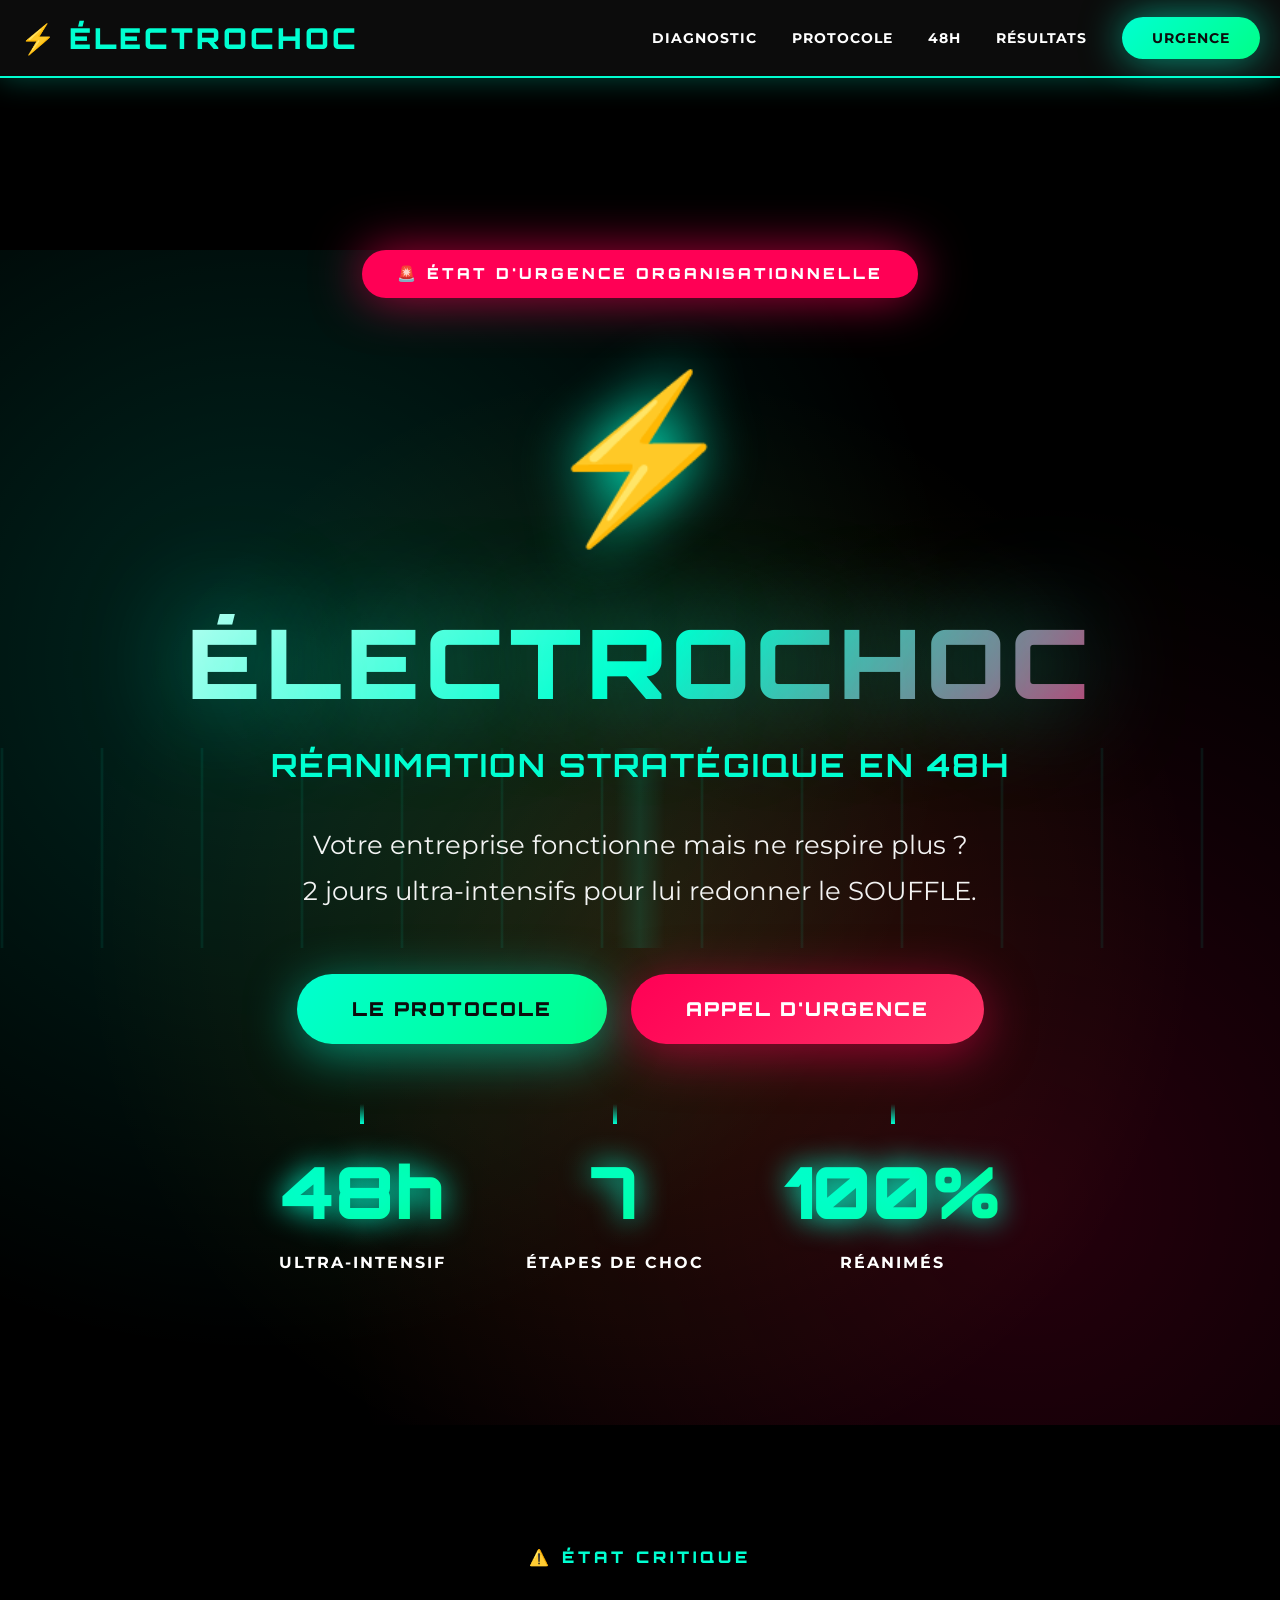
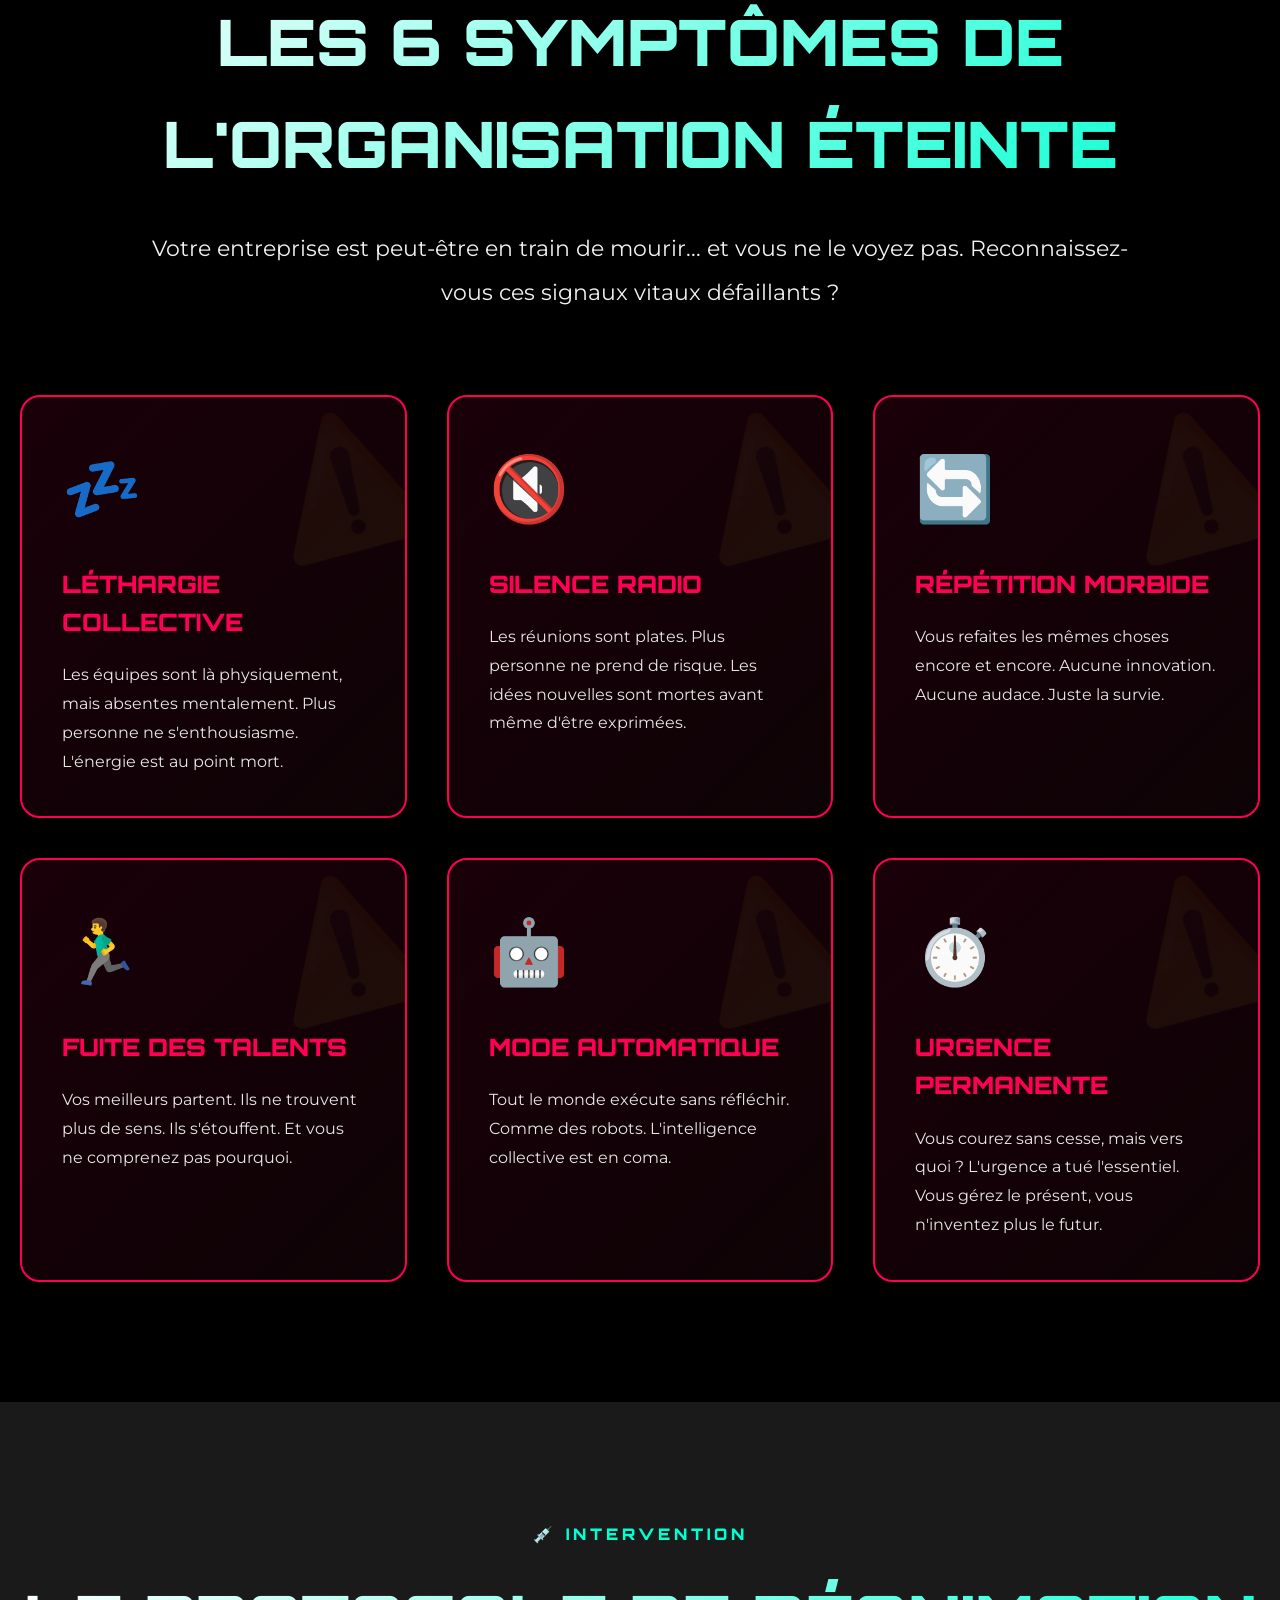
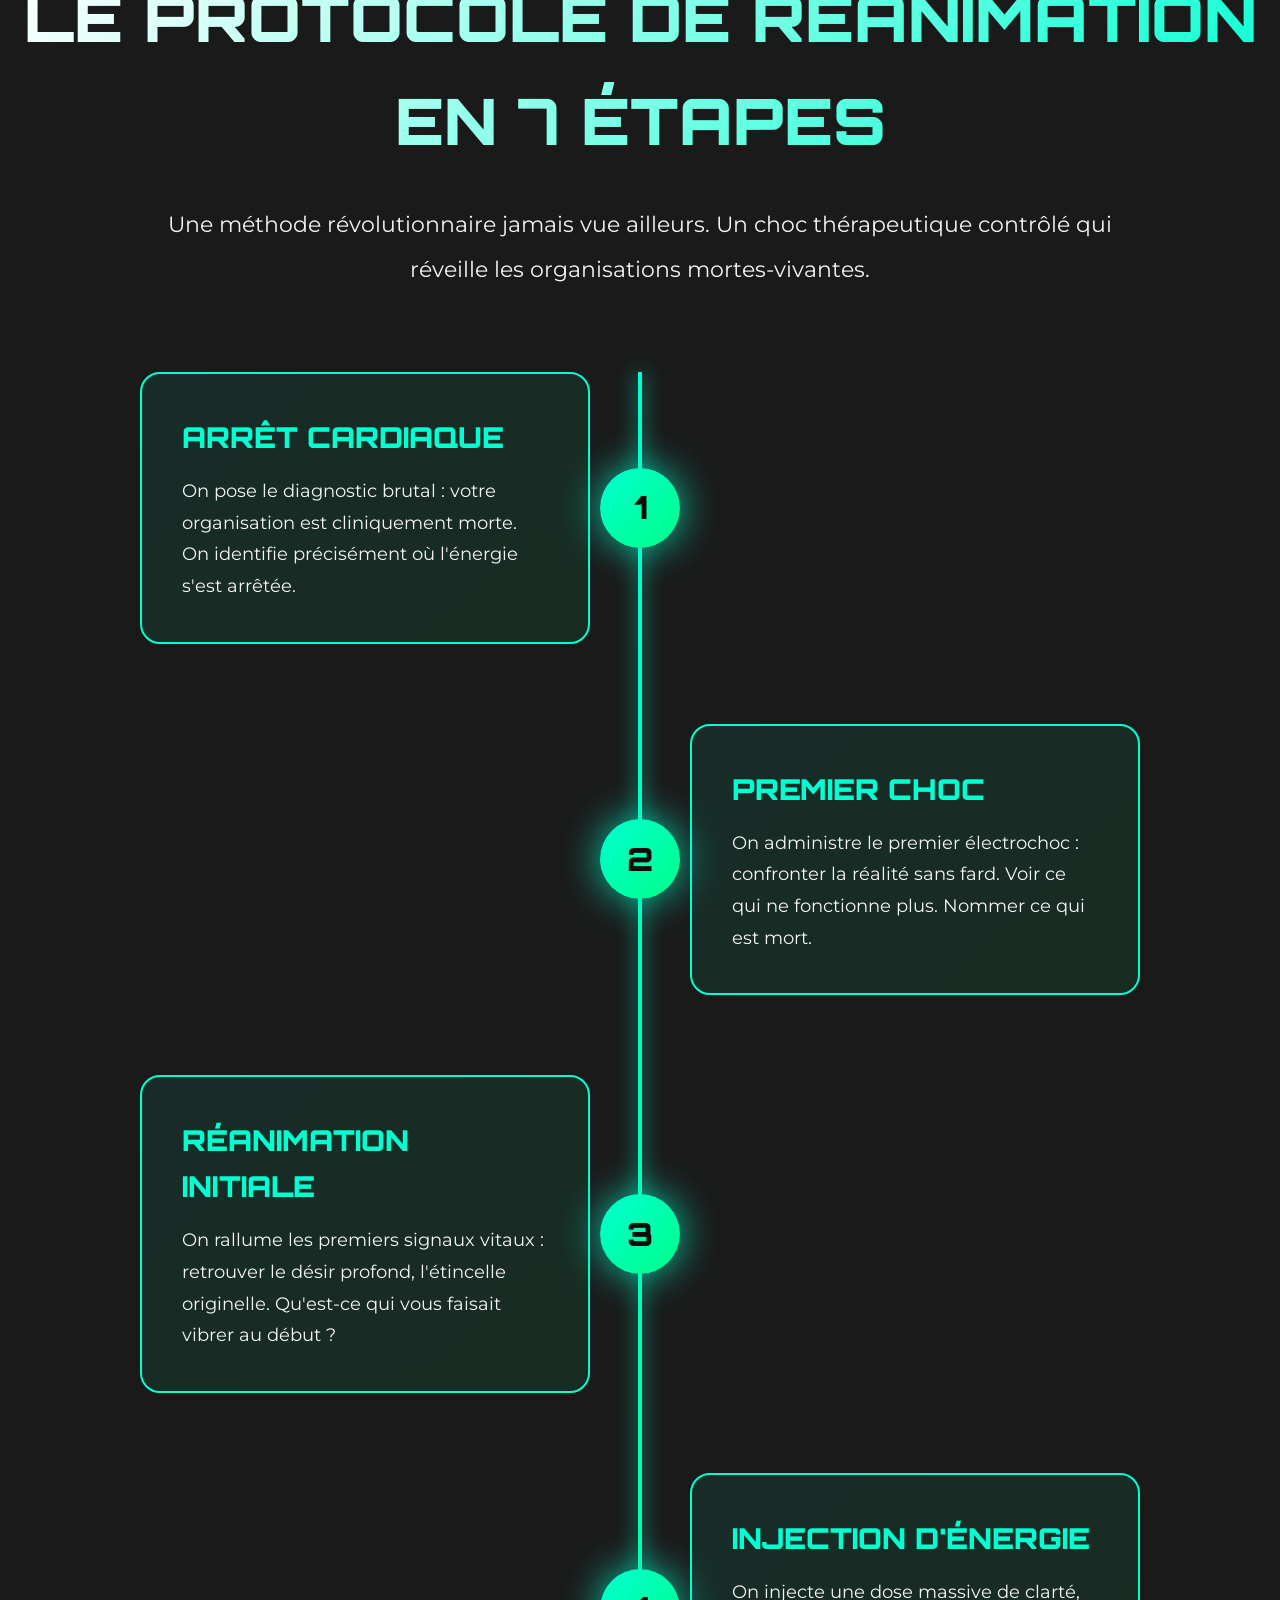
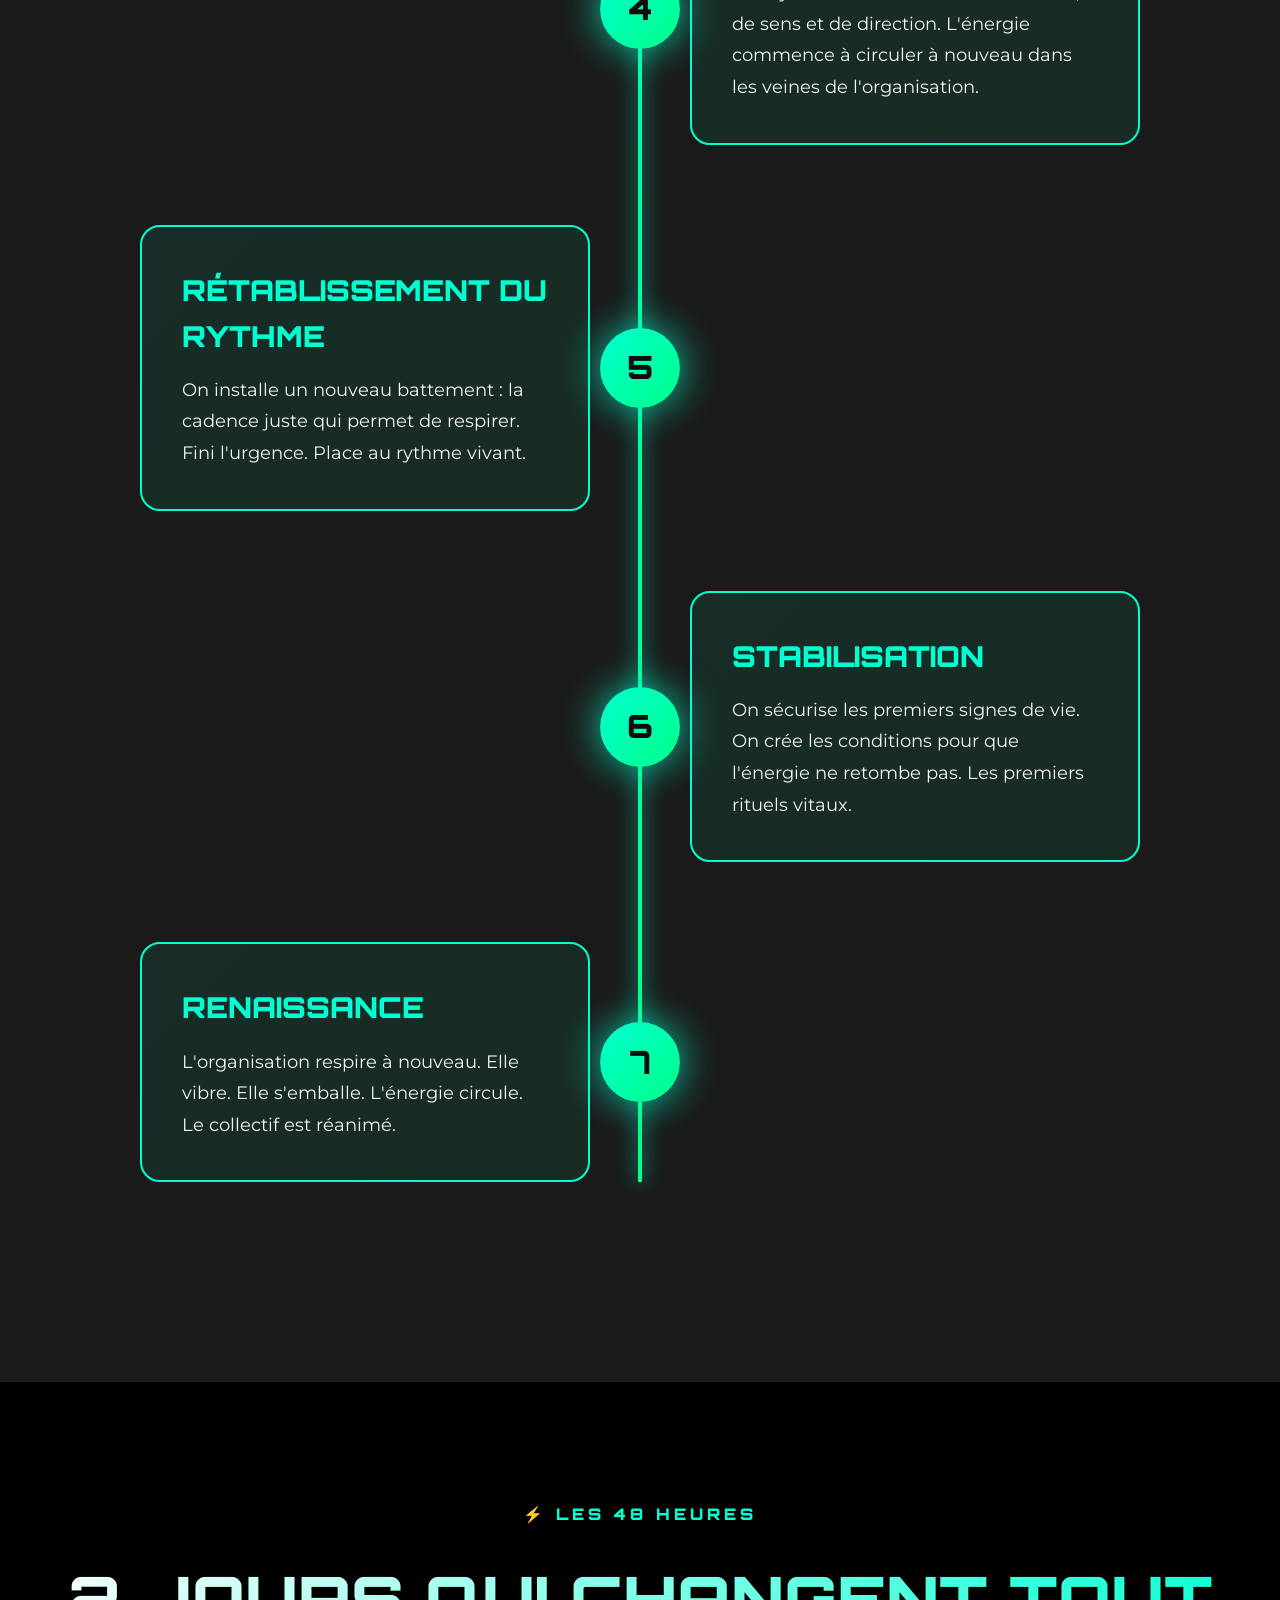
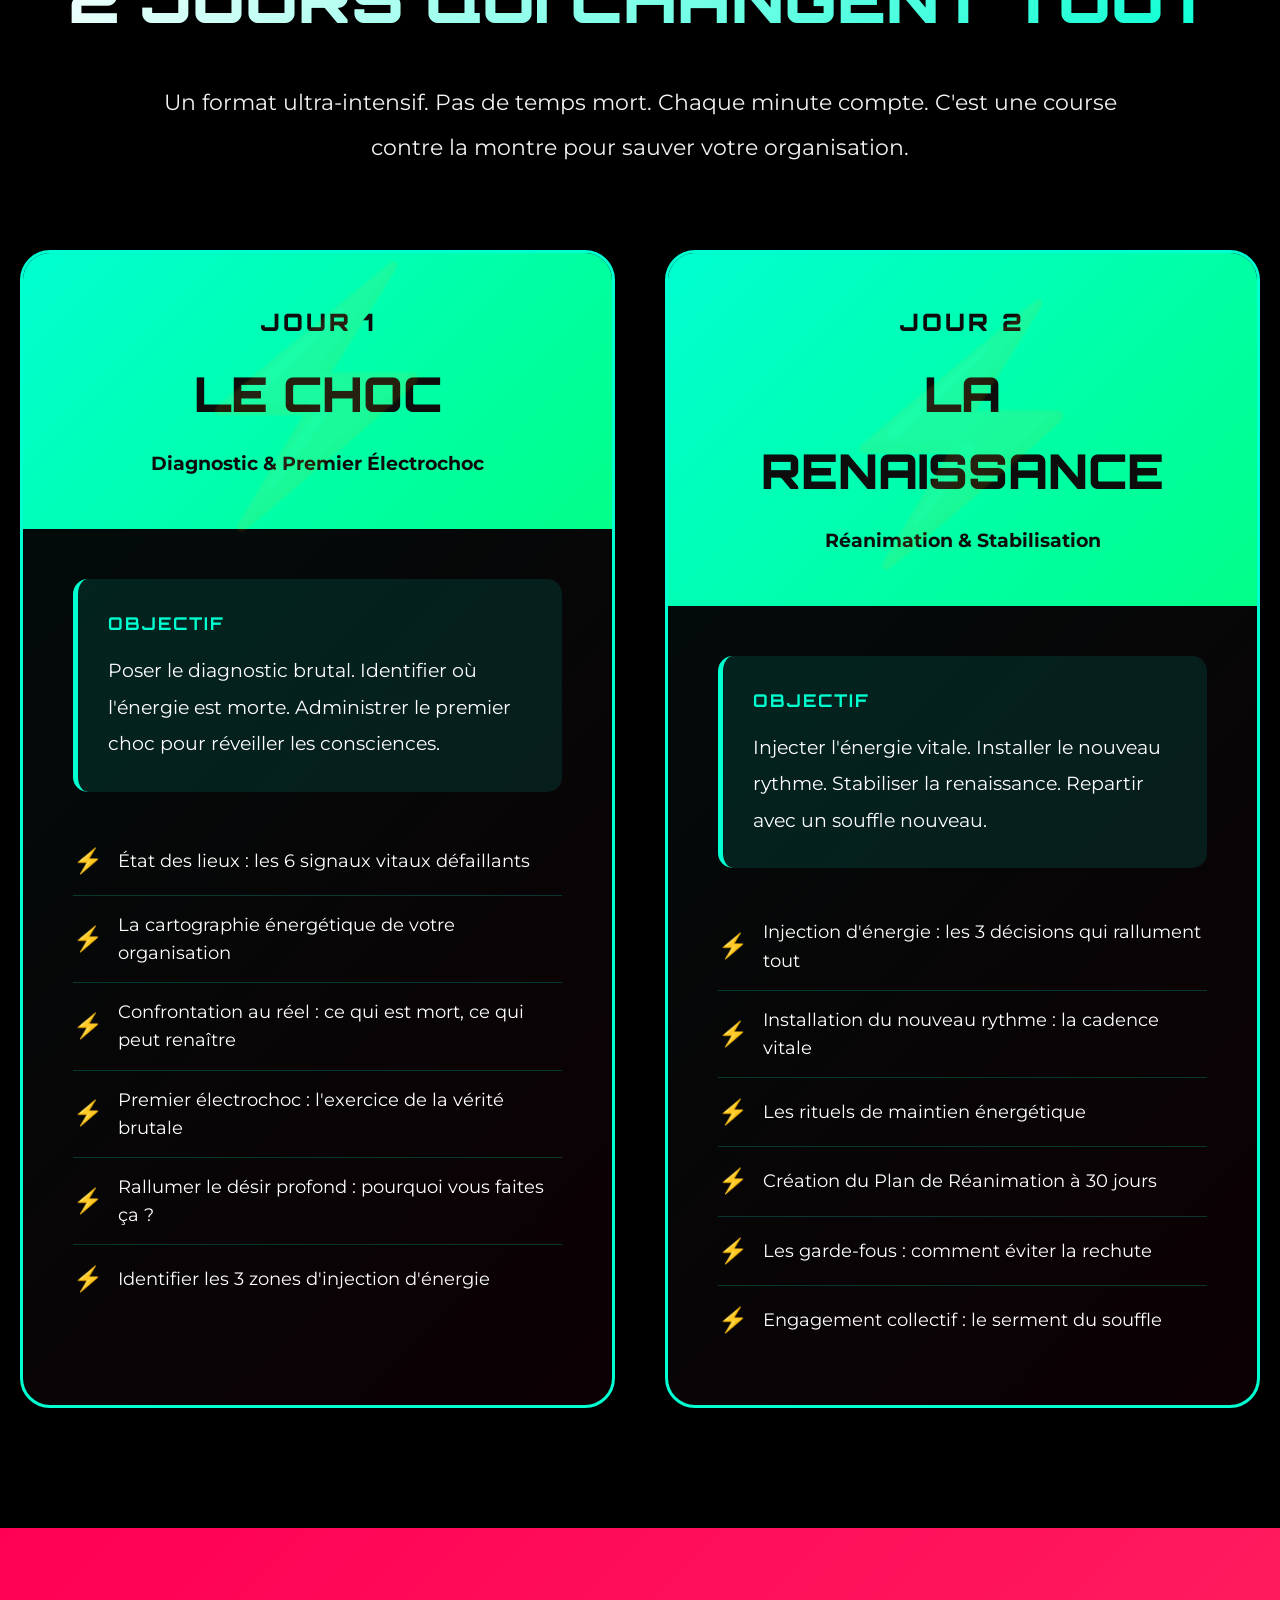
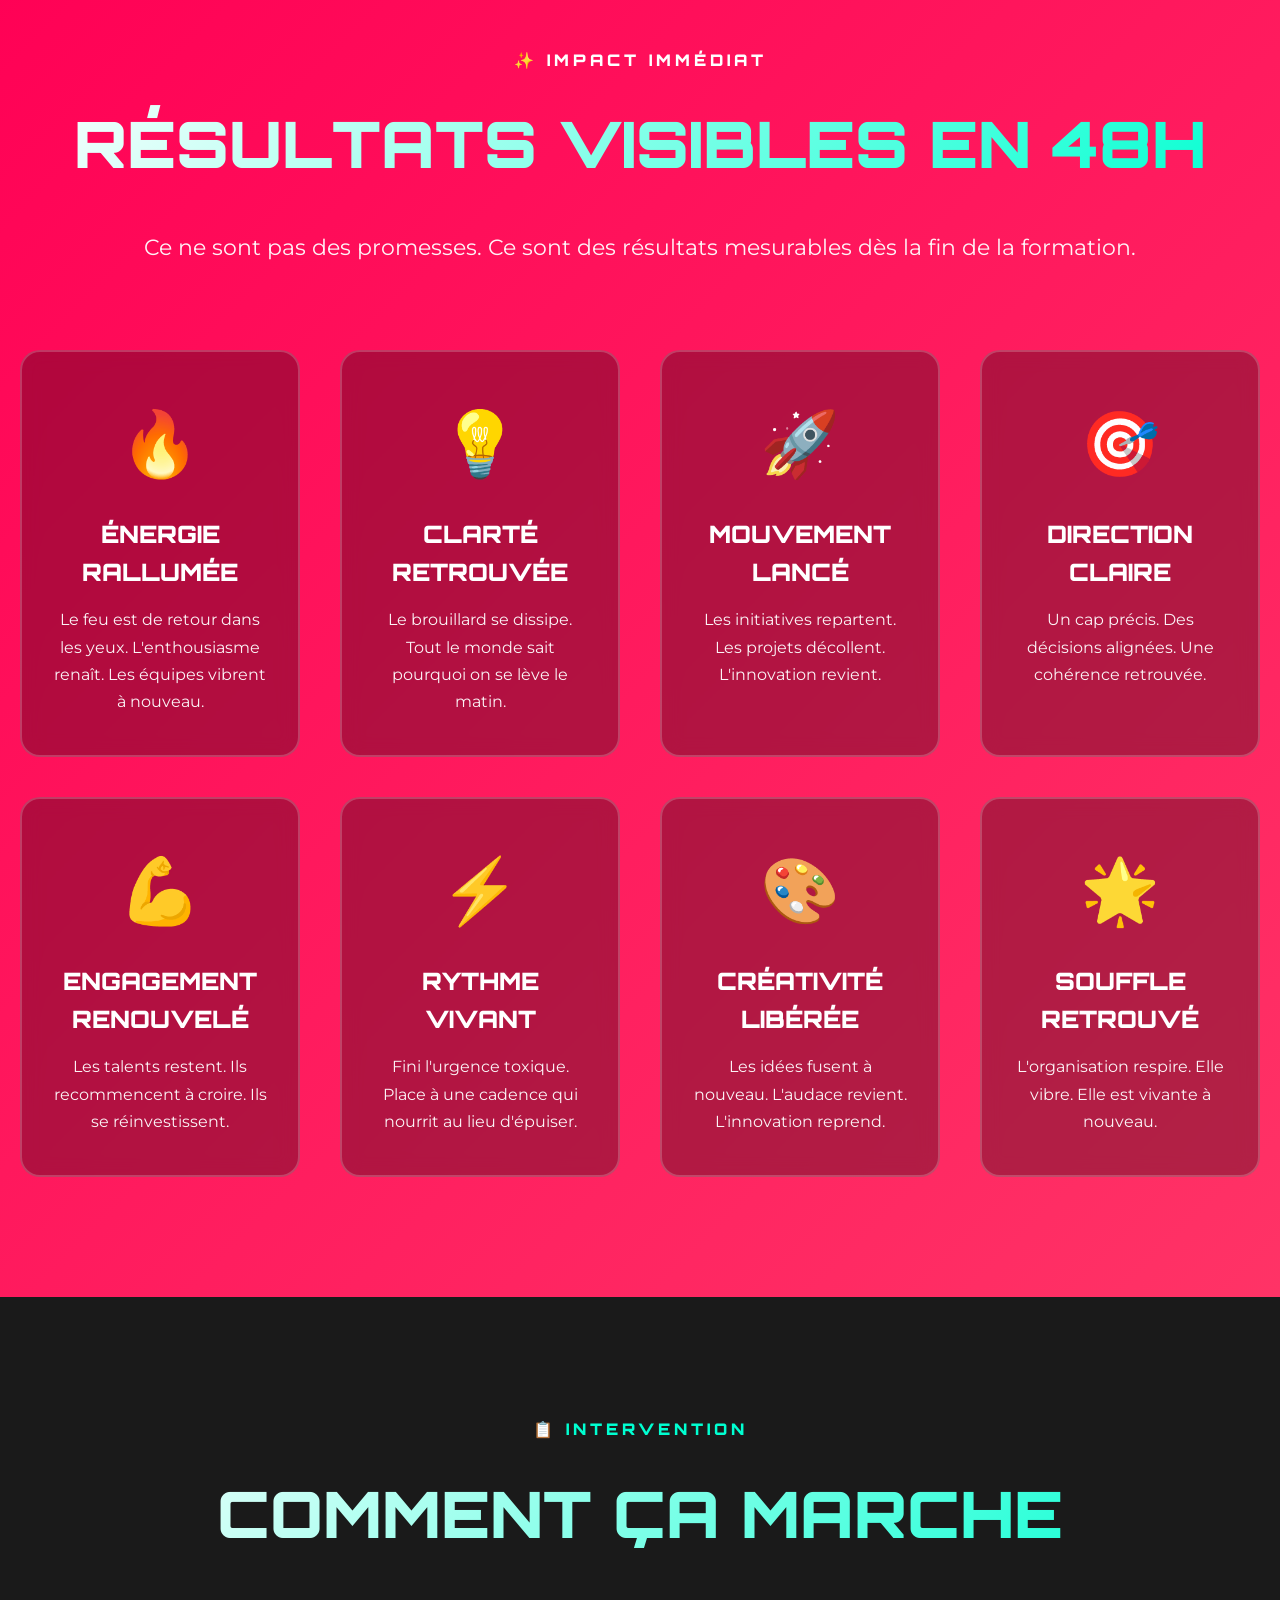
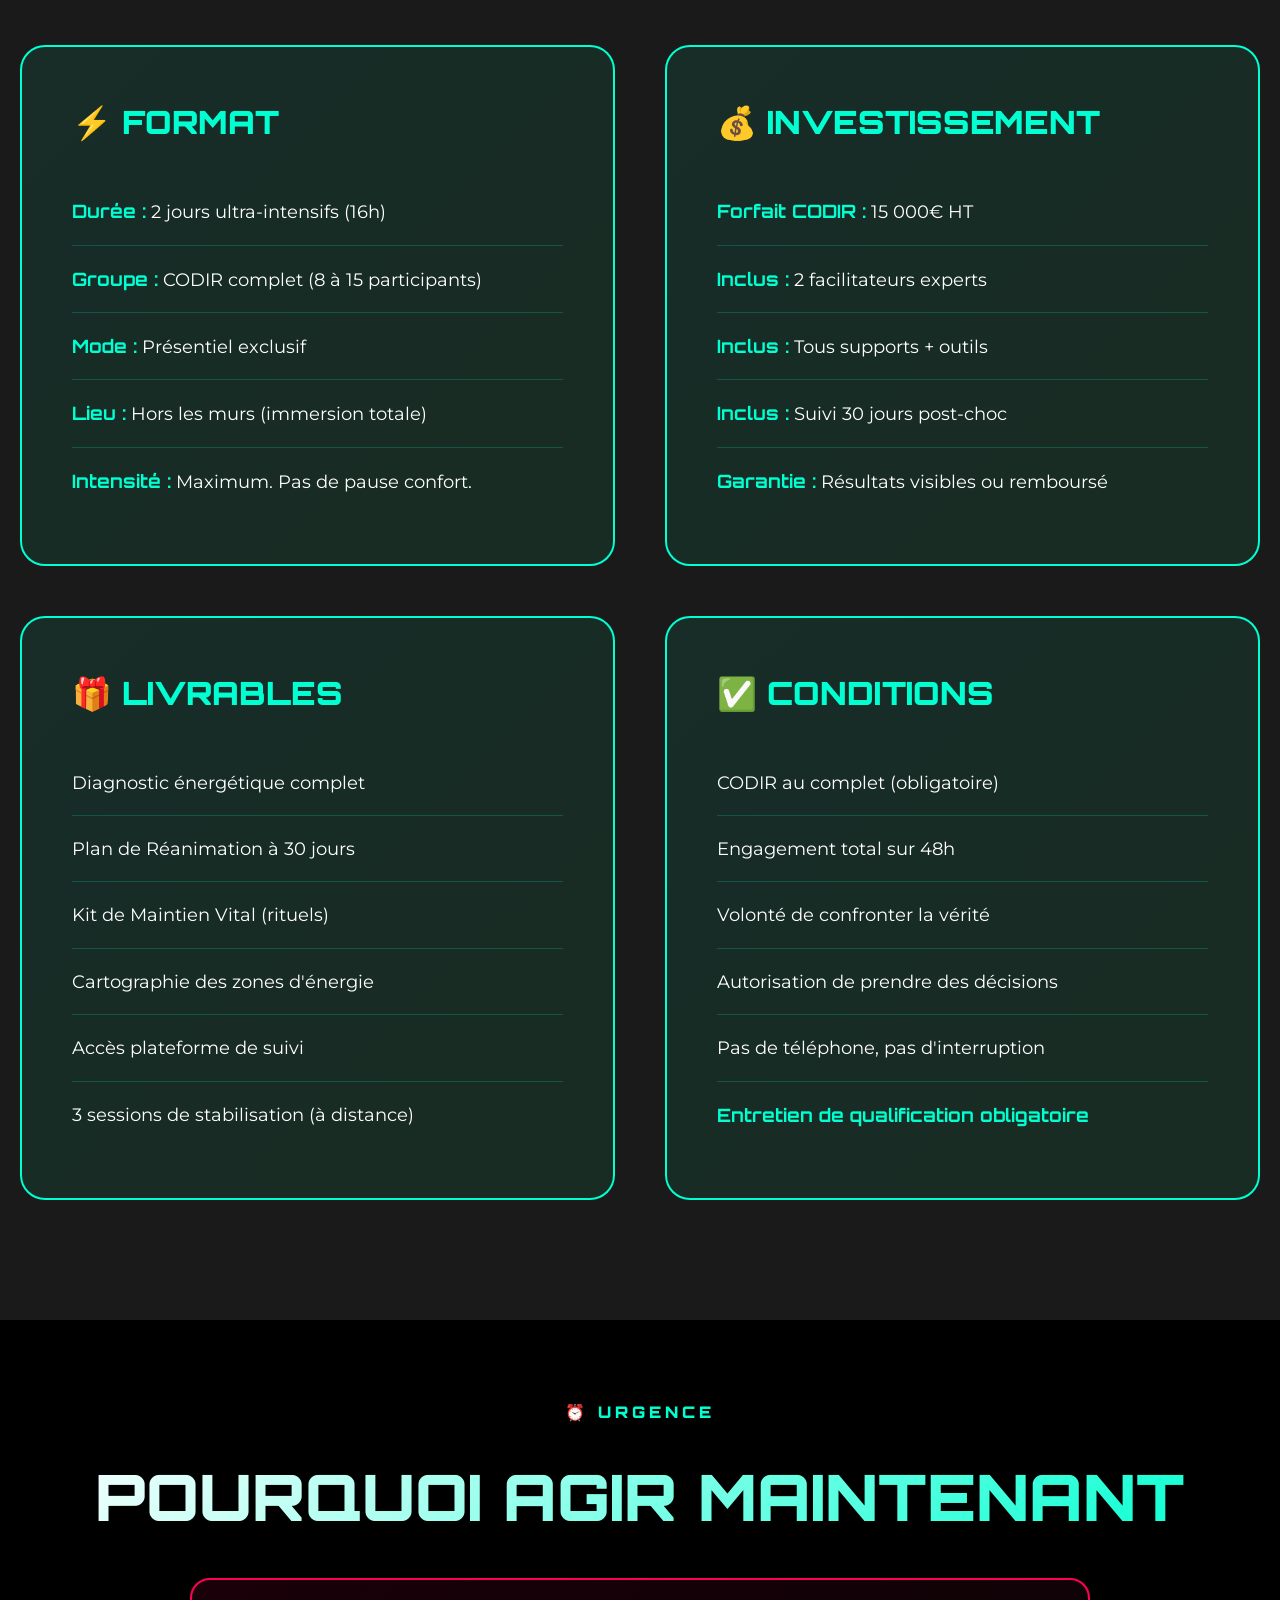
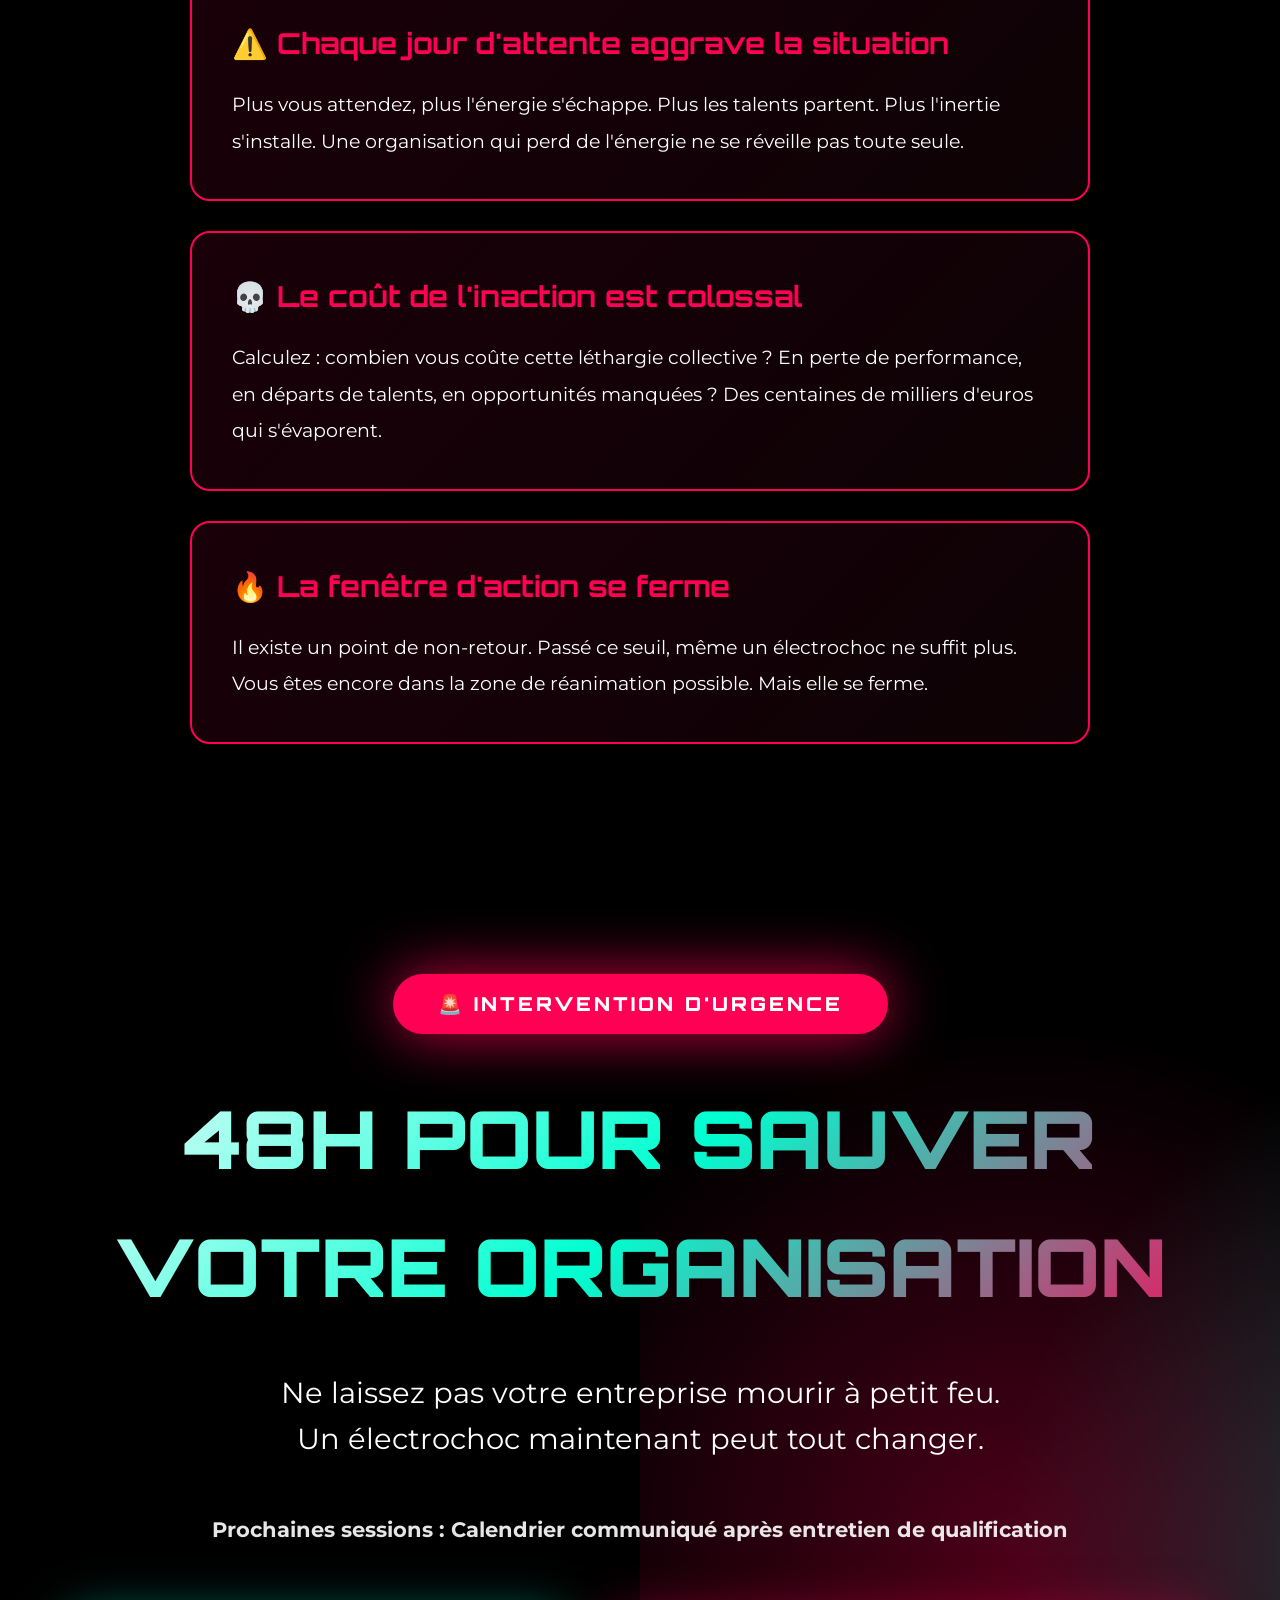
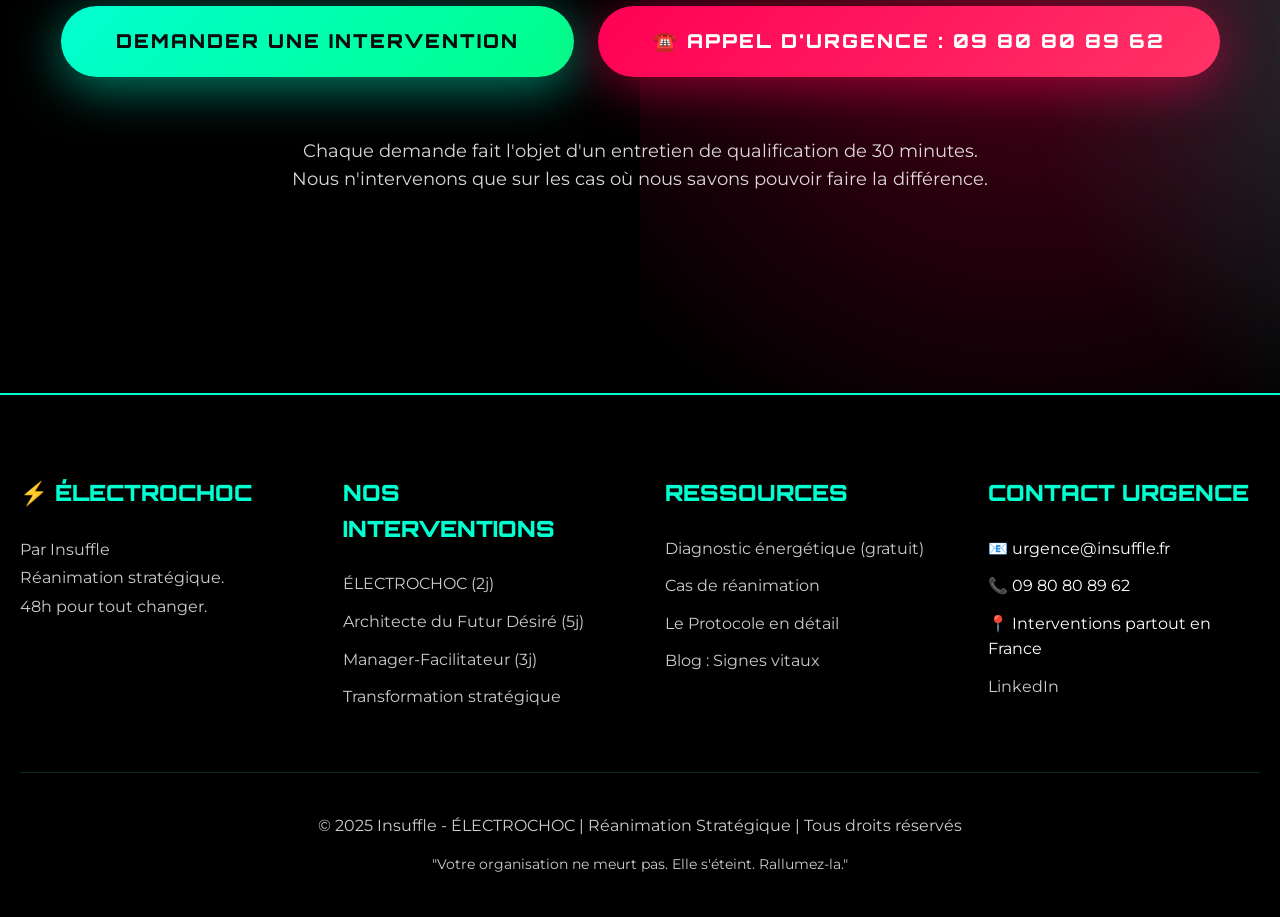
<file: Templates-html/electrochoc-reanimation.html>
<!DOCTYPE html>
<html lang="fr">
<head>
    <meta charset="UTF-8">
    <meta name="viewport" content="width=device-width, initial-scale=1.0">
    
    <!-- SEO Meta Tags -->
    <title>⚡ ÉLECTROCHOC | Réanimation Stratégique en 48h - Insuffle</title>
    <meta name="description" content="La formation CHOC qui réveille les organisations. 2 jours ultra-intensifs pour remettre de l'ÉNERGIE là où tout s'est éteint. Résultats immédiats garantis.">
    <meta name="keywords" content="réanimation organisationnelle, électrochoc stratégique, énergie entreprise, transformation rapide, Insuffle">
    
    <!-- Open Graph -->
    <meta property="og:type" content="website">
    <meta property="og:title" content="ÉLECTROCHOC | 48h pour Réanimer Votre Organisation">
    <meta property="og:description" content="Votre entreprise fonctionne mais ne respire plus ? 2 jours pour lui redonner le souffle.">
    
    <!-- Google Fonts -->
    <link rel="preconnect" href="https://fonts.googleapis.com">
    <link rel="preconnect" href="https://fonts.gstatic.com" crossorigin>
    <link href="https://fonts.googleapis.com/css2?family=Montserrat:wght@400;600;700;800;900&family=Orbitron:wght@400;600;700;900&display=swap" rel="stylesheet">
    
    <style>
        :root {
            --electric: #00FFD1;
            --danger: #FF0055;
            --warning: #FFD700;
            --emergency: #FF3366;
            --vital: #00FF88;
            --dark: #0D0D0D;
            --deep-black: #000000;
            --light: #FFFFFF;
            --grey: #1A1A1A;
            --neon-blue: #00D4FF;
            --neon-pink: #FF0080;
        }
        
        * {
            margin: 0;
            padding: 0;
            box-sizing: border-box;
        }
        
        body {
            font-family: 'Montserrat', sans-serif;
            background-color: var(--deep-black);
            color: var(--light);
            overflow-x: hidden;
            line-height: 1.6;
        }
        
        .tech-font {
            font-family: 'Orbitron', sans-serif;
        }
        
        .container {
            max-width: 1400px;
            margin: 0 auto;
            padding: 0 20px;
        }
        
        /* Navigation Urgence */
        nav {
            background: rgba(13, 13, 13, 0.98);
            backdrop-filter: blur(20px);
            position: fixed;
            top: 0;
            width: 100%;
            z-index: 10000;
            border-bottom: 2px solid var(--electric);
            box-shadow: 0 0 30px rgba(0, 255, 209, 0.3);
        }
        
        .nav-container {
            display: flex;
            justify-content: space-between;
            align-items: center;
            padding: 15px 0;
        }
        
        .nav-logo {
            font-size: 1.8rem;
            color: var(--light);
            font-weight: 900;
            text-decoration: none;
            font-family: 'Orbitron', sans-serif;
            display: flex;
            align-items: center;
            gap: 10px;
            text-transform: uppercase;
            letter-spacing: 3px;
        }
        
        .nav-logo span {
            color: var(--electric);
            animation: electricPulse 2s infinite;
        }
        
        @keyframes electricPulse {
            0%, 100% { opacity: 1; text-shadow: 0 0 10px var(--electric); }
            50% { opacity: 0.7; text-shadow: 0 0 20px var(--electric), 0 0 30px var(--electric); }
        }
        
        .nav-menu {
            display: flex;
            list-style: none;
            gap: 35px;
            align-items: center;
        }
        
        .nav-menu a {
            color: var(--light);
            text-decoration: none;
            font-weight: 700;
            transition: all 0.3s ease;
            text-transform: uppercase;
            font-size: 0.9rem;
            letter-spacing: 1px;
        }
        
        .nav-menu a:hover {
            color: var(--electric);
            text-shadow: 0 0 10px var(--electric);
        }
        
        .nav-cta {
            background: linear-gradient(135deg, var(--electric) 0%, var(--vital) 100%);
            color: var(--dark) !important;
            padding: 12px 30px;
            border-radius: 50px;
            font-weight: 900;
            box-shadow: 0 0 40px rgba(0, 255, 209, 0.6);
            animation: urgencyPulse 1.5s infinite;
        }
        
        @keyframes urgencyPulse {
            0%, 100% { 
                transform: scale(1);
                box-shadow: 0 0 40px rgba(0, 255, 209, 0.6); 
            }
            50% { 
                transform: scale(1.05);
                box-shadow: 0 0 60px rgba(0, 255, 209, 0.9), 0 0 80px rgba(255, 0, 85, 0.5); 
            }
        }
        
        /* Hero CHOC */
        .hero {
            background: var(--deep-black);
            padding: 180px 0 150px;
            position: relative;
            overflow: hidden;
            margin-top: 70px;
        }
        
        .hero::before {
            content: '';
            position: absolute;
            width: 100%;
            height: 100%;
            background: 
                radial-gradient(circle at 20% 30%, rgba(0, 255, 209, 0.15) 0%, transparent 50%),
                radial-gradient(circle at 80% 70%, rgba(255, 0, 85, 0.15) 0%, transparent 50%),
                radial-gradient(circle at 50% 50%, rgba(255, 215, 0, 0.1) 0%, transparent 60%);
            animation: vitalMove 8s ease-in-out infinite;
        }
        
        @keyframes vitalMove {
            0%, 100% { transform: translate(0, 0) scale(1); }
            50% { transform: translate(20px, -20px) scale(1.1); }
        }
        
        /* ECG Background */
        .hero::after {
            content: '';
            position: absolute;
            width: 100%;
            height: 200px;
            top: 50%;
            left: 0;
            background: 
                linear-gradient(90deg, transparent 0%, var(--electric) 2%, transparent 4%),
                linear-gradient(90deg, transparent 0%, transparent 48%, var(--electric) 50%, transparent 52%, transparent 100%);
            background-size: 100px 2px, 100% 2px;
            background-position: 0 0, 0 0;
            opacity: 0.1;
            animation: ecgScroll 2s linear infinite;
        }
        
        @keyframes ecgScroll {
            from { background-position: 0 0, 0 0; }
            to { background-position: 100px 0, 0 0; }
        }
        
        .hero-content {
            position: relative;
            z-index: 2;
            text-align: center;
        }
        
        .hero-urgence {
            display: inline-block;
            background: var(--danger);
            color: var(--light);
            padding: 12px 35px;
            border-radius: 50px;
            font-weight: 900;
            font-size: 0.95rem;
            margin-bottom: 30px;
            text-transform: uppercase;
            letter-spacing: 3px;
            box-shadow: 0 0 50px rgba(255, 0, 85, 0.7);
            animation: urgencyBlink 1s infinite;
            font-family: 'Orbitron', sans-serif;
        }
        
        @keyframes urgencyBlink {
            0%, 50%, 100% { opacity: 1; }
            25%, 75% { opacity: 0.7; }
        }
        
        .hero-emoji {
            font-size: 10rem;
            margin-bottom: 30px;
            display: block;
            animation: shockAnimation 2s ease-in-out infinite;
            filter: drop-shadow(0 0 30px var(--electric));
        }
        
        @keyframes shockAnimation {
            0%, 100% { transform: scale(1) rotate(0deg); }
            10% { transform: scale(1.2) rotate(-5deg); }
            20% { transform: scale(0.9) rotate(5deg); }
            30% { transform: scale(1.1) rotate(-3deg); }
            40% { transform: scale(1) rotate(0deg); }
        }
        
        .hero h1 {
            font-size: 6rem;
            font-weight: 900;
            margin-bottom: 30px;
            line-height: 1;
            font-family: 'Orbitron', sans-serif;
            text-transform: uppercase;
            letter-spacing: 5px;
            background: linear-gradient(135deg, var(--light) 0%, var(--electric) 50%, var(--danger) 100%);
            -webkit-background-clip: text;
            -webkit-text-fill-color: transparent;
            background-clip: text;
            text-shadow: 0 0 100px rgba(0, 255, 209, 0.5);
            animation: titleGlow 3s ease-in-out infinite;
        }
        
        @keyframes titleGlow {
            0%, 100% { filter: brightness(1); }
            50% { filter: brightness(1.3); }
        }
        
        .hero-subtitle {
            font-size: 2rem;
            margin-bottom: 30px;
            font-weight: 700;
            color: var(--electric);
            text-transform: uppercase;
            letter-spacing: 2px;
            font-family: 'Orbitron', sans-serif;
        }
        
        .hero-tagline {
            font-size: 1.6rem;
            margin-bottom: 50px;
            max-width: 1000px;
            margin-left: auto;
            margin-right: auto;
            opacity: 0.95;
            line-height: 1.8;
        }
        
        .hero-stats {
            display: flex;
            justify-content: center;
            gap: 80px;
            margin-top: 80px;
            flex-wrap: wrap;
        }
        
        .stat {
            text-align: center;
            position: relative;
        }
        
        .stat::before {
            content: '';
            position: absolute;
            top: -30px;
            left: 50%;
            transform: translateX(-50%);
            width: 4px;
            height: 20px;
            background: linear-gradient(180deg, transparent, var(--electric));
            animation: vitalPulse 1s infinite;
        }
        
        @keyframes vitalPulse {
            0%, 100% { height: 20px; opacity: 1; }
            50% { height: 30px; opacity: 0.5; }
        }
        
        .stat-number {
            font-size: 4.5rem;
            font-weight: 900;
            background: linear-gradient(135deg, var(--electric), var(--vital));
            -webkit-background-clip: text;
            -webkit-text-fill-color: transparent;
            background-clip: text;
            display: block;
            font-family: 'Orbitron', sans-serif;
            text-shadow: 0 0 30px var(--electric);
        }
        
        .stat-label {
            font-size: 1rem;
            text-transform: uppercase;
            letter-spacing: 2px;
            font-weight: 700;
        }
        
        .btn {
            display: inline-block;
            padding: 20px 55px;
            background: linear-gradient(135deg, var(--electric) 0%, var(--vital) 100%);
            color: var(--dark);
            text-decoration: none;
            border-radius: 50px;
            font-weight: 900;
            font-size: 1.2rem;
            transition: all 0.3s ease;
            box-shadow: 0 10px 50px rgba(0, 255, 209, 0.5);
            margin: 10px;
            text-transform: uppercase;
            letter-spacing: 2px;
            font-family: 'Orbitron', sans-serif;
        }
        
        .btn:hover {
            transform: translateY(-5px) scale(1.05);
            box-shadow: 0 20px 80px rgba(0, 255, 209, 0.8), 0 0 50px rgba(255, 0, 85, 0.5);
        }
        
        .btn-danger {
            background: linear-gradient(135deg, var(--danger) 0%, var(--emergency) 100%);
            color: var(--light);
            box-shadow: 0 10px 50px rgba(255, 0, 85, 0.5);
        }
        
        .btn-danger:hover {
            box-shadow: 0 20px 80px rgba(255, 0, 85, 0.8), 0 0 50px var(--electric);
        }
        
        /* Sections */
        section {
            padding: 120px 0;
            position: relative;
        }
        
        .section-dark {
            background: var(--grey);
        }
        
        .section-subtitle {
            text-align: center;
            color: var(--electric);
            font-weight: 900;
            font-size: 1rem;
            text-transform: uppercase;
            letter-spacing: 4px;
            margin-bottom: 20px;
            font-family: 'Orbitron', sans-serif;
        }
        
        .section-title {
            text-align: center;
            font-size: 4rem;
            font-weight: 900;
            margin-bottom: 30px;
            font-family: 'Orbitron', sans-serif;
            background: linear-gradient(135deg, var(--light), var(--electric));
            -webkit-background-clip: text;
            -webkit-text-fill-color: transparent;
            background-clip: text;
            text-transform: uppercase;
        }
        
        .section-intro {
            text-align: center;
            max-width: 1000px;
            margin: 0 auto 80px;
            font-size: 1.4rem;
            line-height: 2;
            opacity: 0.95;
        }
        
        /* Diagnostic Section */
        .diagnostic {
            background: var(--deep-black);
        }
        
        .diagnostic-grid {
            display: grid;
            grid-template-columns: repeat(3, 1fr);
            gap: 40px;
            margin-top: 60px;
        }
        
        .symptome-card {
            background: linear-gradient(135deg, rgba(255, 0, 85, 0.1), rgba(255, 51, 102, 0.05));
            padding: 40px;
            border-radius: 20px;
            border: 2px solid var(--danger);
            position: relative;
            overflow: hidden;
            transition: all 0.4s ease;
        }
        
        .symptome-card::before {
            content: '⚠️';
            position: absolute;
            top: -20px;
            right: -20px;
            font-size: 8rem;
            opacity: 0.05;
            transform: rotate(-15deg);
        }
        
        .symptome-card:hover {
            transform: translateY(-10px);
            border-color: var(--electric);
            box-shadow: 0 20px 60px rgba(255, 0, 85, 0.4);
        }
        
        .symptome-icon {
            font-size: 4rem;
            margin-bottom: 25px;
            display: block;
        }
        
        .symptome-card h3 {
            font-size: 1.5rem;
            margin-bottom: 20px;
            color: var(--danger);
            font-weight: 900;
            text-transform: uppercase;
            font-family: 'Orbitron', sans-serif;
        }
        
        .symptome-card p {
            line-height: 1.8;
            opacity: 0.9;
        }
        
        /* Le Protocole */
        .protocole {
            background: var(--grey);
        }
        
        .protocole-timeline {
            max-width: 1000px;
            margin: 80px auto 0;
            position: relative;
        }
        
        .protocole-timeline::before {
            content: '';
            position: absolute;
            left: 50%;
            top: 0;
            bottom: 0;
            width: 4px;
            background: linear-gradient(180deg, var(--electric), var(--vital));
            transform: translateX(-50%);
            box-shadow: 0 0 20px var(--electric);
        }
        
        .etape {
            display: flex;
            margin-bottom: 80px;
            position: relative;
        }
        
        .etape:nth-child(even) {
            flex-direction: row-reverse;
        }
        
        .etape-content {
            width: 45%;
            background: linear-gradient(135deg, rgba(0, 255, 209, 0.08), rgba(0, 255, 136, 0.08));
            padding: 40px;
            border-radius: 20px;
            border: 2px solid var(--electric);
            transition: all 0.4s ease;
            position: relative;
        }
        
        .etape-content:hover {
            transform: scale(1.05);
            box-shadow: 0 20px 60px rgba(0, 255, 209, 0.4);
        }
        
        .etape-number {
            position: absolute;
            left: 50%;
            top: 50%;
            transform: translate(-50%, -50%);
            width: 80px;
            height: 80px;
            background: linear-gradient(135deg, var(--electric), var(--vital));
            border-radius: 50%;
            display: flex;
            align-items: center;
            justify-content: center;
            font-size: 2rem;
            font-weight: 900;
            color: var(--dark);
            font-family: 'Orbitron', sans-serif;
            box-shadow: 0 0 40px rgba(0, 255, 209, 0.8);
            z-index: 10;
        }
        
        .etape-title {
            font-size: 1.8rem;
            color: var(--electric);
            margin-bottom: 15px;
            font-weight: 900;
            text-transform: uppercase;
            font-family: 'Orbitron', sans-serif;
        }
        
        .etape-desc {
            font-size: 1.1rem;
            line-height: 1.8;
            opacity: 0.95;
        }
        
        /* Jour par Jour */
        .programme {
            background: var(--deep-black);
        }
        
        .jour-grid {
            display: grid;
            grid-template-columns: repeat(2, 1fr);
            gap: 50px;
            margin-top: 80px;
        }
        
        .jour-card {
            background: linear-gradient(135deg, rgba(0, 255, 209, 0.05), rgba(255, 0, 85, 0.05));
            border-radius: 30px;
            overflow: hidden;
            border: 3px solid var(--electric);
            transition: all 0.4s ease;
        }
        
        .jour-card:hover {
            transform: scale(1.03);
            box-shadow: 0 30px 80px rgba(0, 255, 209, 0.4);
        }
        
        .jour-header {
            background: linear-gradient(135deg, var(--electric) 0%, var(--vital) 100%);
            color: var(--dark);
            padding: 50px;
            text-align: center;
            position: relative;
        }
        
        .jour-header::before {
            content: '⚡';
            position: absolute;
            font-size: 15rem;
            opacity: 0.1;
            top: 50%;
            left: 50%;
            transform: translate(-50%, -50%);
        }
        
        .jour-number {
            font-size: 1.5rem;
            font-weight: 900;
            margin-bottom: 15px;
            text-transform: uppercase;
            letter-spacing: 3px;
            font-family: 'Orbitron', sans-serif;
        }
        
        .jour-title {
            font-size: 3rem;
            font-weight: 900;
            margin-bottom: 15px;
            font-family: 'Orbitron', sans-serif;
        }
        
        .jour-subtitle {
            font-size: 1.2rem;
            font-weight: 700;
        }
        
        .jour-content {
            padding: 50px;
        }
        
        .jour-objectif {
            background: rgba(0, 255, 209, 0.1);
            padding: 30px;
            border-radius: 15px;
            margin-bottom: 35px;
            border-left: 5px solid var(--electric);
        }
        
        .jour-objectif strong {
            color: var(--electric);
            display: block;
            margin-bottom: 15px;
            font-size: 1.1rem;
            text-transform: uppercase;
            letter-spacing: 2px;
            font-family: 'Orbitron', sans-serif;
        }
        
        .jour-objectif p {
            font-size: 1.2rem;
            line-height: 1.9;
        }
        
        .jour-modules {
            list-style: none;
        }
        
        .jour-modules li {
            padding: 15px 0;
            border-bottom: 1px solid rgba(0, 255, 209, 0.2);
            font-size: 1.1rem;
            display: flex;
            align-items: center;
            gap: 15px;
        }
        
        .jour-modules li:last-child {
            border-bottom: none;
        }
        
        .jour-modules li::before {
            content: '⚡';
            font-size: 1.5rem;
            flex-shrink: 0;
        }
        
        /* Résultats Garantis */
        .resultats {
            background: linear-gradient(135deg, var(--danger) 0%, var(--emergency) 100%);
            padding: 120px 0;
        }
        
        .resultats-grid {
            display: grid;
            grid-template-columns: repeat(4, 1fr);
            gap: 40px;
            margin-top: 60px;
        }
        
        .resultat-card {
            text-align: center;
            background: rgba(0, 0, 0, 0.3);
            padding: 40px 30px;
            border-radius: 20px;
            border: 2px solid rgba(255, 255, 255, 0.2);
            backdrop-filter: blur(10px);
            transition: all 0.4s ease;
        }
        
        .resultat-card:hover {
            transform: translateY(-15px);
            background: rgba(255, 255, 255, 0.1);
            border-color: var(--light);
            box-shadow: 0 20px 60px rgba(255, 255, 255, 0.2);
        }
        
        .resultat-icon {
            font-size: 4rem;
            margin-bottom: 20px;
            display: block;
        }
        
        .resultat-card h3 {
            font-size: 1.5rem;
            margin-bottom: 15px;
            font-weight: 900;
            text-transform: uppercase;
            font-family: 'Orbitron', sans-serif;
        }
        
        .resultat-card p {
            opacity: 0.95;
            line-height: 1.7;
        }
        
        /* Modalités */
        .modalites {
            background: var(--grey);
        }
        
        .modalites-grid {
            display: grid;
            grid-template-columns: repeat(2, 1fr);
            gap: 50px;
            margin-top: 80px;
        }
        
        .modalite-card {
            background: linear-gradient(135deg, rgba(0, 255, 209, 0.08), rgba(0, 255, 136, 0.08));
            padding: 50px;
            border-radius: 25px;
            border: 2px solid var(--electric);
        }
        
        .modalite-card h3 {
            color: var(--electric);
            font-size: 2rem;
            margin-bottom: 30px;
            font-weight: 900;
            font-family: 'Orbitron', sans-serif;
            text-transform: uppercase;
        }
        
        .modalite-card ul {
            list-style: none;
        }
        
        .modalite-card li {
            padding: 18px 0;
            border-bottom: 1px solid rgba(0, 255, 209, 0.2);
            font-size: 1.15rem;
        }
        
        .modalite-card li:last-child {
            border-bottom: none;
        }
        
        .modalite-card strong {
            color: var(--electric);
            font-family: 'Orbitron', sans-serif;
        }
        
        /* CTA Urgence */
        .cta-urgence {
            background: var(--deep-black);
            padding: 150px 0;
            text-align: center;
            position: relative;
            overflow: hidden;
        }
        
        .cta-urgence::before {
            content: '';
            position: absolute;
            width: 100%;
            height: 100%;
            background: 
                radial-gradient(circle at 30% 50%, rgba(255, 0, 85, 0.3) 0%, transparent 50%),
                radial-gradient(circle at 70% 50%, rgba(0, 255, 209, 0.3) 0%, transparent 50%);
            animation: emergencyPulse 3s ease-in-out infinite;
        }
        
        @keyframes emergencyPulse {
            0%, 100% { opacity: 0.5; transform: scale(1); }
            50% { opacity: 1; transform: scale(1.2); }
        }
        
        .cta-content {
            position: relative;
            z-index: 2;
        }
        
        .cta-badge {
            display: inline-block;
            background: var(--danger);
            color: var(--light);
            padding: 15px 45px;
            border-radius: 50px;
            font-weight: 900;
            font-size: 1.2rem;
            margin-bottom: 40px;
            text-transform: uppercase;
            letter-spacing: 3px;
            box-shadow: 0 0 60px rgba(255, 0, 85, 0.8);
            animation: urgencyBlink 1s infinite;
            font-family: 'Orbitron', sans-serif;
        }
        
        .cta-urgence h2 {
            font-size: 5rem;
            font-weight: 900;
            margin-bottom: 40px;
            font-family: 'Orbitron', sans-serif;
            text-transform: uppercase;
            background: linear-gradient(135deg, var(--light), var(--electric), var(--danger));
            -webkit-background-clip: text;
            -webkit-text-fill-color: transparent;
            background-clip: text;
        }
        
        .cta-urgence p {
            font-size: 1.8rem;
            margin-bottom: 50px;
            max-width: 900px;
            margin-left: auto;
            margin-right: auto;
        }
        
        /* Footer */
        footer {
            background: var(--deep-black);
            color: var(--light);
            padding: 80px 0 40px;
            border-top: 2px solid var(--electric);
        }
        
        .footer-grid {
            display: grid;
            grid-template-columns: repeat(auto-fit, minmax(250px, 1fr));
            gap: 50px;
            margin-bottom: 50px;
        }
        
        .footer-section h3 {
            color: var(--electric);
            margin-bottom: 25px;
            font-size: 1.4rem;
            font-weight: 900;
            font-family: 'Orbitron', sans-serif;
            text-transform: uppercase;
        }
        
        .footer-section ul {
            list-style: none;
        }
        
        .footer-section ul li {
            margin-bottom: 12px;
        }
        
        .footer-section a {
            color: var(--light);
            text-decoration: none;
            opacity: 0.8;
            transition: all 0.3s ease;
        }
        
        .footer-section a:hover {
            opacity: 1;
            color: var(--electric);
            padding-left: 10px;
            text-shadow: 0 0 10px var(--electric);
        }
        
        .footer-bottom {
            text-align: center;
            padding-top: 40px;
            border-top: 1px solid rgba(0, 255, 209, 0.2);
            opacity: 0.8;
        }
        
        /* Responsive */
        @media (max-width: 768px) {
            .hero h1 {
                font-size: 3rem;
            }
            
            .hero-emoji {
                font-size: 6rem;
            }
            
            .section-title {
                font-size: 2.5rem;
            }
            
            .diagnostic-grid,
            .jour-grid,
            .resultats-grid,
            .modalites-grid {
                grid-template-columns: 1fr;
            }
            
            .nav-menu {
                display: none;
            }
            
            .protocole-timeline::before {
                left: 0;
            }
            
            .etape {
                flex-direction: column !important;
            }
            
            .etape-content {
                width: 100%;
            }
            
            .etape-number {
                left: 40px;
            }
            
            .cta-urgence h2 {
                font-size: 3rem;
            }
        }
    </style>
</head>
<body>
    <!-- Navigation -->
    <nav>
        <div class="container">
            <div class="nav-container">
                <a href="/" class="nav-logo">⚡ <span>ÉLECTROCHOC</span></a>
                <ul class="nav-menu">
                    <li><a href="#diagnostic">Diagnostic</a></li>
                    <li><a href="#protocole">Protocole</a></li>
                    <li><a href="#programme">48h</a></li>
                    <li><a href="#resultats">Résultats</a></li>
                    <li><a href="#contact" class="nav-cta">Urgence</a></li>
                </ul>
            </div>
        </div>
    </nav>

    <!-- Hero -->
    <section class="hero">
        <div class="container">
            <div class="hero-content">
                <div class="hero-urgence">🚨 État d'Urgence Organisationnelle</div>
                <span class="hero-emoji">⚡</span>
                <h1>ÉLECTROCHOC</h1>
                <p class="hero-subtitle">Réanimation Stratégique en 48h</p>
                <p class="hero-tagline">Votre entreprise fonctionne mais ne respire plus ?<br>2 jours ultra-intensifs pour lui redonner le SOUFFLE.</p>
                
                <div>
                    <a href="#programme" class="btn">Le Protocole</a>
                    <a href="#contact" class="btn btn-danger">Appel d'Urgence</a>
                </div>
                
                <div class="hero-stats">
                    <div class="stat">
                        <span class="stat-number">48h</span>
                        <span class="stat-label">Ultra-Intensif</span>
                    </div>
                    <div class="stat">
                        <span class="stat-number">7</span>
                        <span class="stat-label">Étapes de Choc</span>
                    </div>
                    <div class="stat">
                        <span class="stat-number">100%</span>
                        <span class="stat-label">Réanimés</span>
                    </div>
                </div>
            </div>
        </div>
    </section>

    <!-- Diagnostic -->
    <section id="diagnostic" class="diagnostic">
        <div class="container">
            <div class="section-subtitle">⚠️ État Critique</div>
            <h2 class="section-title">Les 6 Symptômes de l'Organisation Éteinte</h2>
            <p class="section-intro">Votre entreprise est peut-être en train de mourir... et vous ne le voyez pas. Reconnaissez-vous ces signaux vitaux défaillants ?</p>
            
            <div class="diagnostic-grid">
                <div class="symptome-card">
                    <span class="symptome-icon">💤</span>
                    <h3>Léthargie Collective</h3>
                    <p>Les équipes sont là physiquement, mais absentes mentalement. Plus personne ne s'enthousiasme. L'énergie est au point mort.</p>
                </div>
                
                <div class="symptome-card">
                    <span class="symptome-icon">🔇</span>
                    <h3>Silence Radio</h3>
                    <p>Les réunions sont plates. Plus personne ne prend de risque. Les idées nouvelles sont mortes avant même d'être exprimées.</p>
                </div>
                
                <div class="symptome-card">
                    <span class="symptome-icon">🔄</span>
                    <h3>Répétition Morbide</h3>
                    <p>Vous refaites les mêmes choses encore et encore. Aucune innovation. Aucune audace. Juste la survie.</p>
                </div>
                
                <div class="symptome-card">
                    <span class="symptome-icon">🏃‍♂️</span>
                    <h3>Fuite des Talents</h3>
                    <p>Vos meilleurs partent. Ils ne trouvent plus de sens. Ils s'étouffent. Et vous ne comprenez pas pourquoi.</p>
                </div>
                
                <div class="symptome-card">
                    <span class="symptome-icon">🤖</span>
                    <h3>Mode Automatique</h3>
                    <p>Tout le monde exécute sans réfléchir. Comme des robots. L'intelligence collective est en coma.</p>
                </div>
                
                <div class="symptome-card">
                    <span class="symptome-icon">⏱️</span>
                    <h3>Urgence Permanente</h3>
                    <p>Vous courez sans cesse, mais vers quoi ? L'urgence a tué l'essentiel. Vous gérez le présent, vous n'inventez plus le futur.</p>
                </div>
            </div>
        </div>
    </section>

    <!-- Le Protocole -->
    <section id="protocole" class="protocole">
        <div class="container">
            <div class="section-subtitle">💉 Intervention</div>
            <h2 class="section-title">Le Protocole de Réanimation en 7 Étapes</h2>
            <p class="section-intro">Une méthode révolutionnaire jamais vue ailleurs. Un choc thérapeutique contrôlé qui réveille les organisations mortes-vivantes.</p>
            
            <div class="protocole-timeline">
                <div class="etape">
                    <div class="etape-content">
                        <h3 class="etape-title">ARRÊT CARDIAQUE</h3>
                        <p class="etape-desc">On pose le diagnostic brutal : votre organisation est cliniquement morte. On identifie précisément où l'énergie s'est arrêtée.</p>
                    </div>
                    <div class="etape-number">1</div>
                </div>
                
                <div class="etape">
                    <div class="etape-content">
                        <h3 class="etape-title">PREMIER CHOC</h3>
                        <p class="etape-desc">On administre le premier électrochoc : confronter la réalité sans fard. Voir ce qui ne fonctionne plus. Nommer ce qui est mort.</p>
                    </div>
                    <div class="etape-number">2</div>
                </div>
                
                <div class="etape">
                    <div class="etape-content">
                        <h3 class="etape-title">RÉANIMATION INITIALE</h3>
                        <p class="etape-desc">On rallume les premiers signaux vitaux : retrouver le désir profond, l'étincelle originelle. Qu'est-ce qui vous faisait vibrer au début ?</p>
                    </div>
                    <div class="etape-number">3</div>
                </div>
                
                <div class="etape">
                    <div class="etape-content">
                        <h3 class="etape-title">INJECTION D'ÉNERGIE</h3>
                        <p class="etape-desc">On injecte une dose massive de clarté, de sens et de direction. L'énergie commence à circuler à nouveau dans les veines de l'organisation.</p>
                    </div>
                    <div class="etape-number">4</div>
                </div>
                
                <div class="etape">
                    <div class="etape-content">
                        <h3 class="etape-title">RÉTABLISSEMENT DU RYTHME</h3>
                        <p class="etape-desc">On installe un nouveau battement : la cadence juste qui permet de respirer. Fini l'urgence. Place au rythme vivant.</p>
                    </div>
                    <div class="etape-number">5</div>
                </div>
                
                <div class="etape">
                    <div class="etape-content">
                        <h3 class="etape-title">STABILISATION</h3>
                        <p class="etape-desc">On sécurise les premiers signes de vie. On crée les conditions pour que l'énergie ne retombe pas. Les premiers rituels vitaux.</p>
                    </div>
                    <div class="etape-number">6</div>
                </div>
                
                <div class="etape">
                    <div class="etape-content">
                        <h3 class="etape-title">RENAISSANCE</h3>
                        <p class="etape-desc">L'organisation respire à nouveau. Elle vibre. Elle s'emballe. L'énergie circule. Le collectif est réanimé.</p>
                    </div>
                    <div class="etape-number">7</div>
                </div>
            </div>
        </div>
    </section>

    <!-- Programme 48h -->
    <section id="programme" class="programme">
        <div class="container">
            <div class="section-subtitle">⚡ Les 48 Heures</div>
            <h2 class="section-title">2 Jours qui Changent Tout</h2>
            <p class="section-intro">Un format ultra-intensif. Pas de temps mort. Chaque minute compte. C'est une course contre la montre pour sauver votre organisation.</p>
            
            <div class="jour-grid">
                <!-- Jour 1 -->
                <div class="jour-card">
                    <div class="jour-header">
                        <div class="jour-number">Jour 1</div>
                        <h3 class="jour-title">LE CHOC</h3>
                        <p class="jour-subtitle">Diagnostic & Premier Électrochoc</p>
                    </div>
                    <div class="jour-content">
                        <div class="jour-objectif">
                            <strong>Objectif</strong>
                            <p>Poser le diagnostic brutal. Identifier où l'énergie est morte. Administrer le premier choc pour réveiller les consciences.</p>
                        </div>
                        <ul class="jour-modules">
                            <li>État des lieux : les 6 signaux vitaux défaillants</li>
                            <li>La cartographie énergétique de votre organisation</li>
                            <li>Confrontation au réel : ce qui est mort, ce qui peut renaître</li>
                            <li>Premier électrochoc : l'exercice de la vérité brutale</li>
                            <li>Rallumer le désir profond : pourquoi vous faites ça ?</li>
                            <li>Identifier les 3 zones d'injection d'énergie</li>
                        </ul>
                    </div>
                </div>
                
                <!-- Jour 2 -->
                <div class="jour-card">
                    <div class="jour-header">
                        <div class="jour-number">Jour 2</div>
                        <h3 class="jour-title">LA RENAISSANCE</h3>
                        <p class="jour-subtitle">Réanimation & Stabilisation</p>
                    </div>
                    <div class="jour-content">
                        <div class="jour-objectif">
                            <strong>Objectif</strong>
                            <p>Injecter l'énergie vitale. Installer le nouveau rythme. Stabiliser la renaissance. Repartir avec un souffle nouveau.</p>
                        </div>
                        <ul class="jour-modules">
                            <li>Injection d'énergie : les 3 décisions qui rallument tout</li>
                            <li>Installation du nouveau rythme : la cadence vitale</li>
                            <li>Les rituels de maintien énergétique</li>
                            <li>Création du Plan de Réanimation à 30 jours</li>
                            <li>Les garde-fous : comment éviter la rechute</li>
                            <li>Engagement collectif : le serment du souffle</li>
                        </ul>
                    </div>
                </div>
            </div>
        </div>
    </section>

    <!-- Résultats Garantis -->
    <section id="resultats" class="resultats">
        <div class="container">
            <div class="section-subtitle" style="color: var(--light);">✨ Impact Immédiat</div>
            <h2 class="section-title" style="color: var(--light);">Résultats Visibles en 48h</h2>
            <p class="section-intro" style="color: var(--light);">Ce ne sont pas des promesses. Ce sont des résultats mesurables dès la fin de la formation.</p>
            
            <div class="resultats-grid">
                <div class="resultat-card">
                    <span class="resultat-icon">🔥</span>
                    <h3>Énergie Rallumée</h3>
                    <p>Le feu est de retour dans les yeux. L'enthousiasme renaît. Les équipes vibrent à nouveau.</p>
                </div>
                
                <div class="resultat-card">
                    <span class="resultat-icon">💡</span>
                    <h3>Clarté Retrouvée</h3>
                    <p>Le brouillard se dissipe. Tout le monde sait pourquoi on se lève le matin.</p>
                </div>
                
                <div class="resultat-card">
                    <span class="resultat-icon">🚀</span>
                    <h3>Mouvement Lancé</h3>
                    <p>Les initiatives repartent. Les projets décollent. L'innovation revient.</p>
                </div>
                
                <div class="resultat-card">
                    <span class="resultat-icon">🎯</span>
                    <h3>Direction Claire</h3>
                    <p>Un cap précis. Des décisions alignées. Une cohérence retrouvée.</p>
                </div>
                
                <div class="resultat-card">
                    <span class="resultat-icon">💪</span>
                    <h3>Engagement Renouvelé</h3>
                    <p>Les talents restent. Ils recommencent à croire. Ils se réinvestissent.</p>
                </div>
                
                <div class="resultat-card">
                    <span class="resultat-icon">⚡</span>
                    <h3>Rythme Vivant</h3>
                    <p>Fini l'urgence toxique. Place à une cadence qui nourrit au lieu d'épuiser.</p>
                </div>
                
                <div class="resultat-card">
                    <span class="resultat-icon">🎨</span>
                    <h3>Créativité Libérée</h3>
                    <p>Les idées fusent à nouveau. L'audace revient. L'innovation reprend.</p>
                </div>
                
                <div class="resultat-card">
                    <span class="resultat-icon">🌟</span>
                    <h3>Souffle Retrouvé</h3>
                    <p>L'organisation respire. Elle vibre. Elle est vivante à nouveau.</p>
                </div>
            </div>
        </div>
    </section>

    <!-- Modalités -->
    <section class="modalites">
        <div class="container">
            <div class="section-subtitle">📋 Intervention</div>
            <h2 class="section-title">Comment Ça Marche</h2>
            
            <div class="modalites-grid">
                <div class="modalite-card">
                    <h3>⚡ Format</h3>
                    <ul>
                        <li><strong>Durée :</strong> 2 jours ultra-intensifs (16h)</li>
                        <li><strong>Groupe :</strong> CODIR complet (8 à 15 participants)</li>
                        <li><strong>Mode :</strong> Présentiel exclusif</li>
                        <li><strong>Lieu :</strong> Hors les murs (immersion totale)</li>
                        <li><strong>Intensité :</strong> Maximum. Pas de pause confort.</li>
                    </ul>
                </div>
                
                <div class="modalite-card">
                    <h3>💰 Investissement</h3>
                    <ul>
                        <li><strong>Forfait CODIR :</strong> 15 000€ HT</li>
                        <li><strong>Inclus :</strong> 2 facilitateurs experts</li>
                        <li><strong>Inclus :</strong> Tous supports + outils</li>
                        <li><strong>Inclus :</strong> Suivi 30 jours post-choc</li>
                        <li><strong>Garantie :</strong> Résultats visibles ou remboursé</li>
                    </ul>
                </div>
                
                <div class="modalite-card">
                    <h3>🎁 Livrables</h3>
                    <ul>
                        <li>Diagnostic énergétique complet</li>
                        <li>Plan de Réanimation à 30 jours</li>
                        <li>Kit de Maintien Vital (rituels)</li>
                        <li>Cartographie des zones d'énergie</li>
                        <li>Accès plateforme de suivi</li>
                        <li>3 sessions de stabilisation (à distance)</li>
                    </ul>
                </div>
                
                <div class="modalite-card">
                    <h3>✅ Conditions</h3>
                    <ul>
                        <li>CODIR au complet (obligatoire)</li>
                        <li>Engagement total sur 48h</li>
                        <li>Volonté de confronter la vérité</li>
                        <li>Autorisation de prendre des décisions</li>
                        <li>Pas de téléphone, pas d'interruption</li>
                        <li><strong>Entretien de qualification obligatoire</strong></li>
                    </ul>
                </div>
            </div>
        </div>
    </section>

    <!-- Pourquoi Maintenant -->
    <section class="diagnostic" style="padding: 80px 0;">
        <div class="container">
            <div class="section-subtitle">⏰ Urgence</div>
            <h2 class="section-title">Pourquoi Agir MAINTENANT</h2>
            
            <div style="max-width: 900px; margin: 0 auto; text-align: left;">
                <div style="background: linear-gradient(135deg, rgba(255, 0, 85, 0.1), rgba(255, 51, 102, 0.05)); padding: 40px; border-radius: 20px; margin-bottom: 30px; border: 2px solid var(--danger);">
                    <h3 style="color: var(--danger); margin-bottom: 20px; font-size: 1.8rem; font-family: 'Orbitron', sans-serif;">⚠️ Chaque jour d'attente aggrave la situation</h3>
                    <p style="font-size: 1.2rem; line-height: 1.9;">Plus vous attendez, plus l'énergie s'échappe. Plus les talents partent. Plus l'inertie s'installe. Une organisation qui perd de l'énergie ne se réveille pas toute seule.</p>
                </div>
                
                <div style="background: linear-gradient(135deg, rgba(255, 0, 85, 0.1), rgba(255, 51, 102, 0.05)); padding: 40px; border-radius: 20px; margin-bottom: 30px; border: 2px solid var(--danger);">
                    <h3 style="color: var(--danger); margin-bottom: 20px; font-size: 1.8rem; font-family: 'Orbitron', sans-serif;">💀 Le coût de l'inaction est colossal</h3>
                    <p style="font-size: 1.2rem; line-height: 1.9;">Calculez : combien vous coûte cette léthargie collective ? En perte de performance, en départs de talents, en opportunités manquées ? Des centaines de milliers d'euros qui s'évaporent.</p>
                </div>
                
                <div style="background: linear-gradient(135deg, rgba(255, 0, 85, 0.1), rgba(255, 51, 102, 0.05)); padding: 40px; border-radius: 20px; border: 2px solid var(--danger);">
                    <h3 style="color: var(--danger); margin-bottom: 20px; font-size: 1.8rem; font-family: 'Orbitron', sans-serif;">🔥 La fenêtre d'action se ferme</h3>
                    <p style="font-size: 1.2rem; line-height: 1.9;">Il existe un point de non-retour. Passé ce seuil, même un électrochoc ne suffit plus. Vous êtes encore dans la zone de réanimation possible. Mais elle se ferme.</p>
                </div>
            </div>
        </div>
    </section>

    <!-- CTA Final -->
    <section id="contact" class="cta-urgence">
        <div class="container">
            <div class="cta-content">
                <div class="cta-badge">🚨 INTERVENTION D'URGENCE</div>
                <h2>48H Pour Sauver<br>Votre Organisation</h2>
                <p>Ne laissez pas votre entreprise mourir à petit feu.<br>Un électrochoc maintenant peut tout changer.</p>
                <p style="margin-top: 30px; font-size: 1.3rem; opacity: 0.9;"><strong>Prochaines sessions : Calendrier communiqué après entretien de qualification</strong></p>
                <a href="mailto:contact@insuffle.fr?subject=Demande ÉLECTROCHOC - Réanimation Urgente" class="btn">Demander une Intervention</a>
                <a href="tel:+33980808962" class="btn btn-danger">☎️ Appel d'Urgence : 09 80 80 89 62</a>
                <p style="margin-top: 50px; font-size: 1.1rem; opacity: 0.85;">Chaque demande fait l'objet d'un entretien de qualification de 30 minutes.<br>Nous n'intervenons que sur les cas où nous savons pouvoir faire la différence.</p>
            </div>
        </div>
    </section>

    <!-- Footer -->
    <footer>
        <div class="container">
            <div class="footer-grid">
                <div class="footer-section">
                    <h3>⚡ ÉLECTROCHOC</h3>
                    <p style="opacity: 0.8; line-height: 1.8; margin-top: 15px;">Par Insuffle<br>Réanimation stratégique.<br>48h pour tout changer.</p>
                </div>
                
                <div class="footer-section">
                    <h3>Nos Interventions</h3>
                    <ul>
                        <li><a href="#">ÉLECTROCHOC (2j)</a></li>
                        <li><a href="#">Architecte du Futur Désiré (5j)</a></li>
                        <li><a href="#">Manager-Facilitateur (3j)</a></li>
                        <li><a href="#">Transformation stratégique</a></li>
                    </ul>
                </div>
                
                <div class="footer-section">
                    <h3>Ressources</h3>
                    <ul>
                        <li><a href="#">Diagnostic énergétique (gratuit)</a></li>
                        <li><a href="#">Cas de réanimation</a></li>
                        <li><a href="#">Le Protocole en détail</a></li>
                        <li><a href="#">Blog : Signes vitaux</a></li>
                    </ul>
                </div>
                
                <div class="footer-section">
                    <h3>Contact Urgence</h3>
                    <ul>
                        <li>📧 urgence@insuffle.fr</li>
                        <li>📞 09 80 80 89 62</li>
                        <li>📍 Interventions partout en France</li>
                        <li><a href="#">LinkedIn</a></li>
                    </ul>
                </div>
            </div>
            
            <div class="footer-bottom">
                <p>© 2025 Insuffle - ÉLECTROCHOC | Réanimation Stratégique | Tous droits réservés</p>
                <p style="margin-top: 15px; font-size: 0.9rem;">"Votre organisation ne meurt pas. Elle s'éteint. Rallumez-la."</p>
            </div>
        </div>
    </footer>

    <script>
        // Smooth Scroll
        document.querySelectorAll('a[href^="#"]').forEach(anchor => {
            anchor.addEventListener('click', function (e) {
                e.preventDefault();
                const target = document.querySelector(this.getAttribute('href'));
                if (target) {
                    target.scrollIntoView({
                        behavior: 'smooth',
                        block: 'start'
                    });
                }
            });
        });

        // Heartbeat effect on scroll
        let lastScroll = 0;
        window.addEventListener('scroll', () => {
            const scrolled = window.pageYOffset;
            const hero = document.querySelector('.hero');
            
            if (hero && scrolled < window.innerHeight) {
                hero.style.transform = `translateY(${scrolled * 0.3}px)`;
            }
            
            lastScroll = scrolled;
        });
    </script>
</body>
</html>
</file>
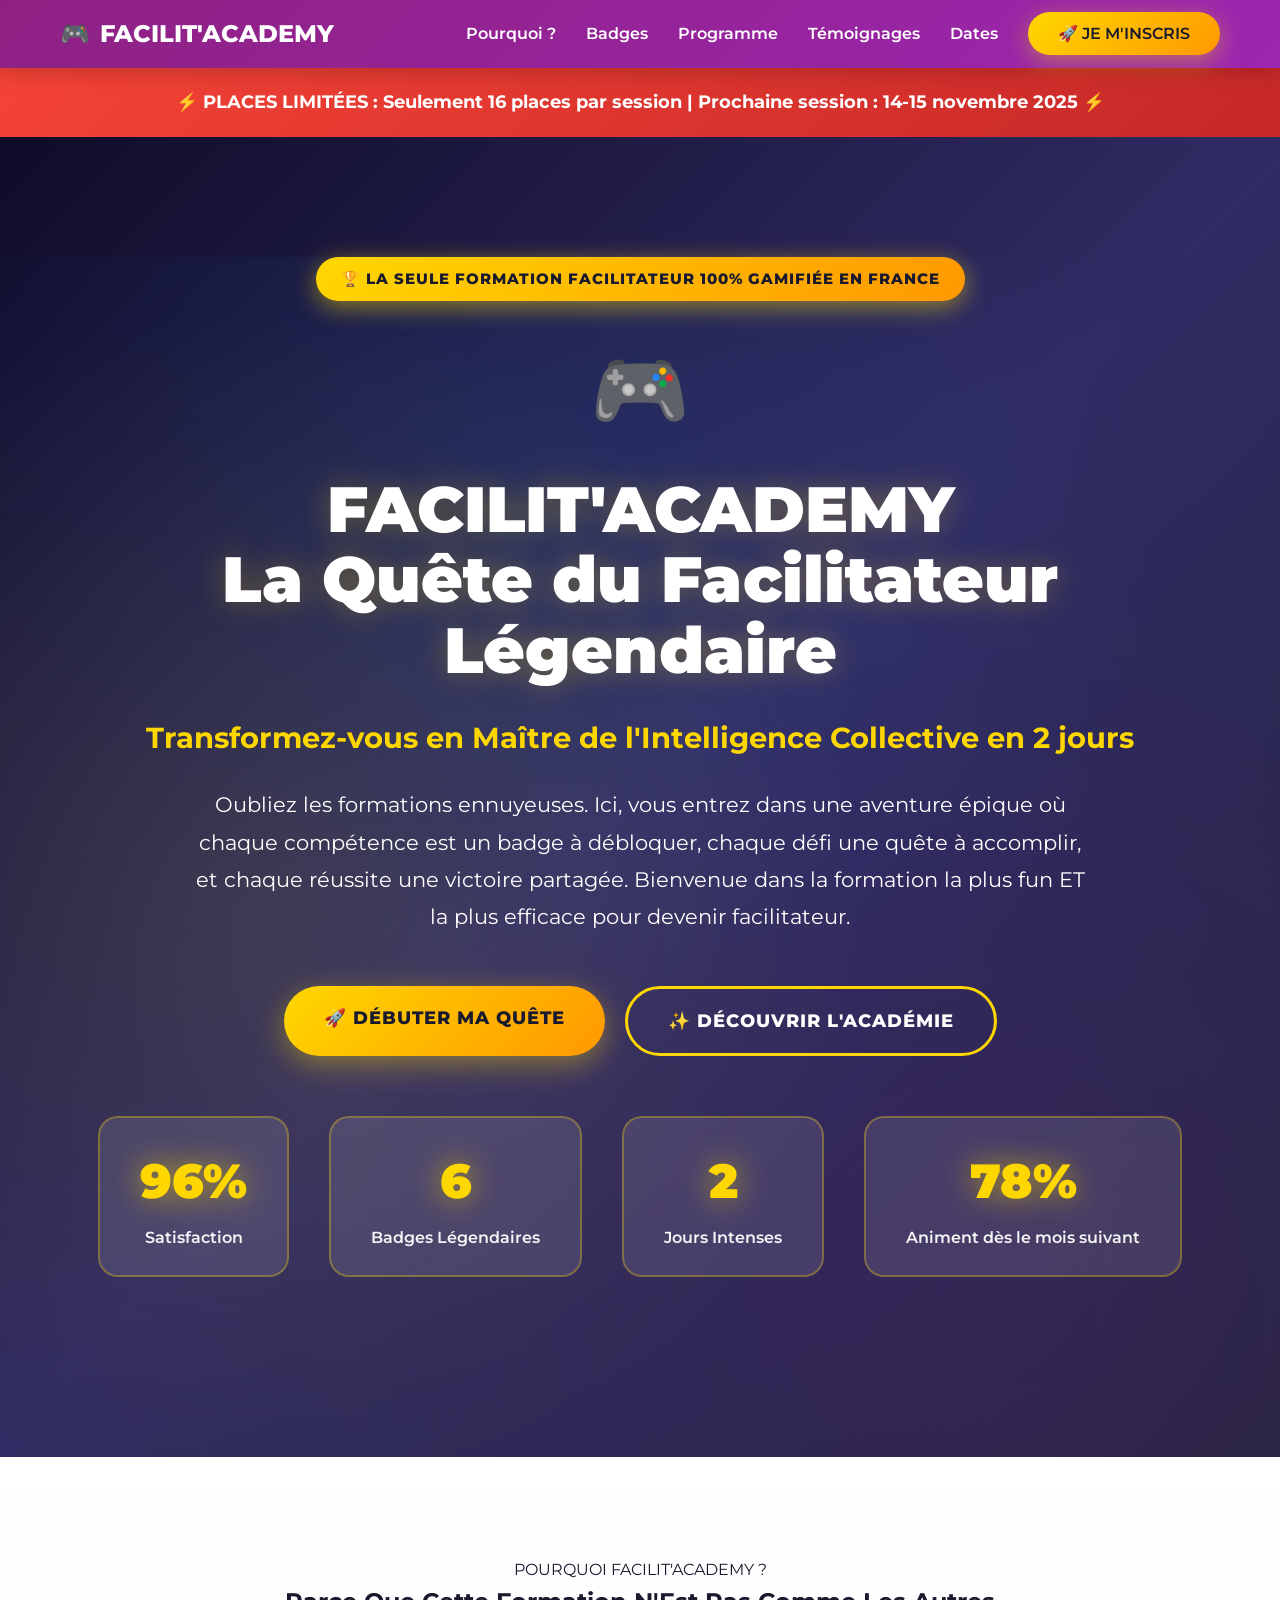
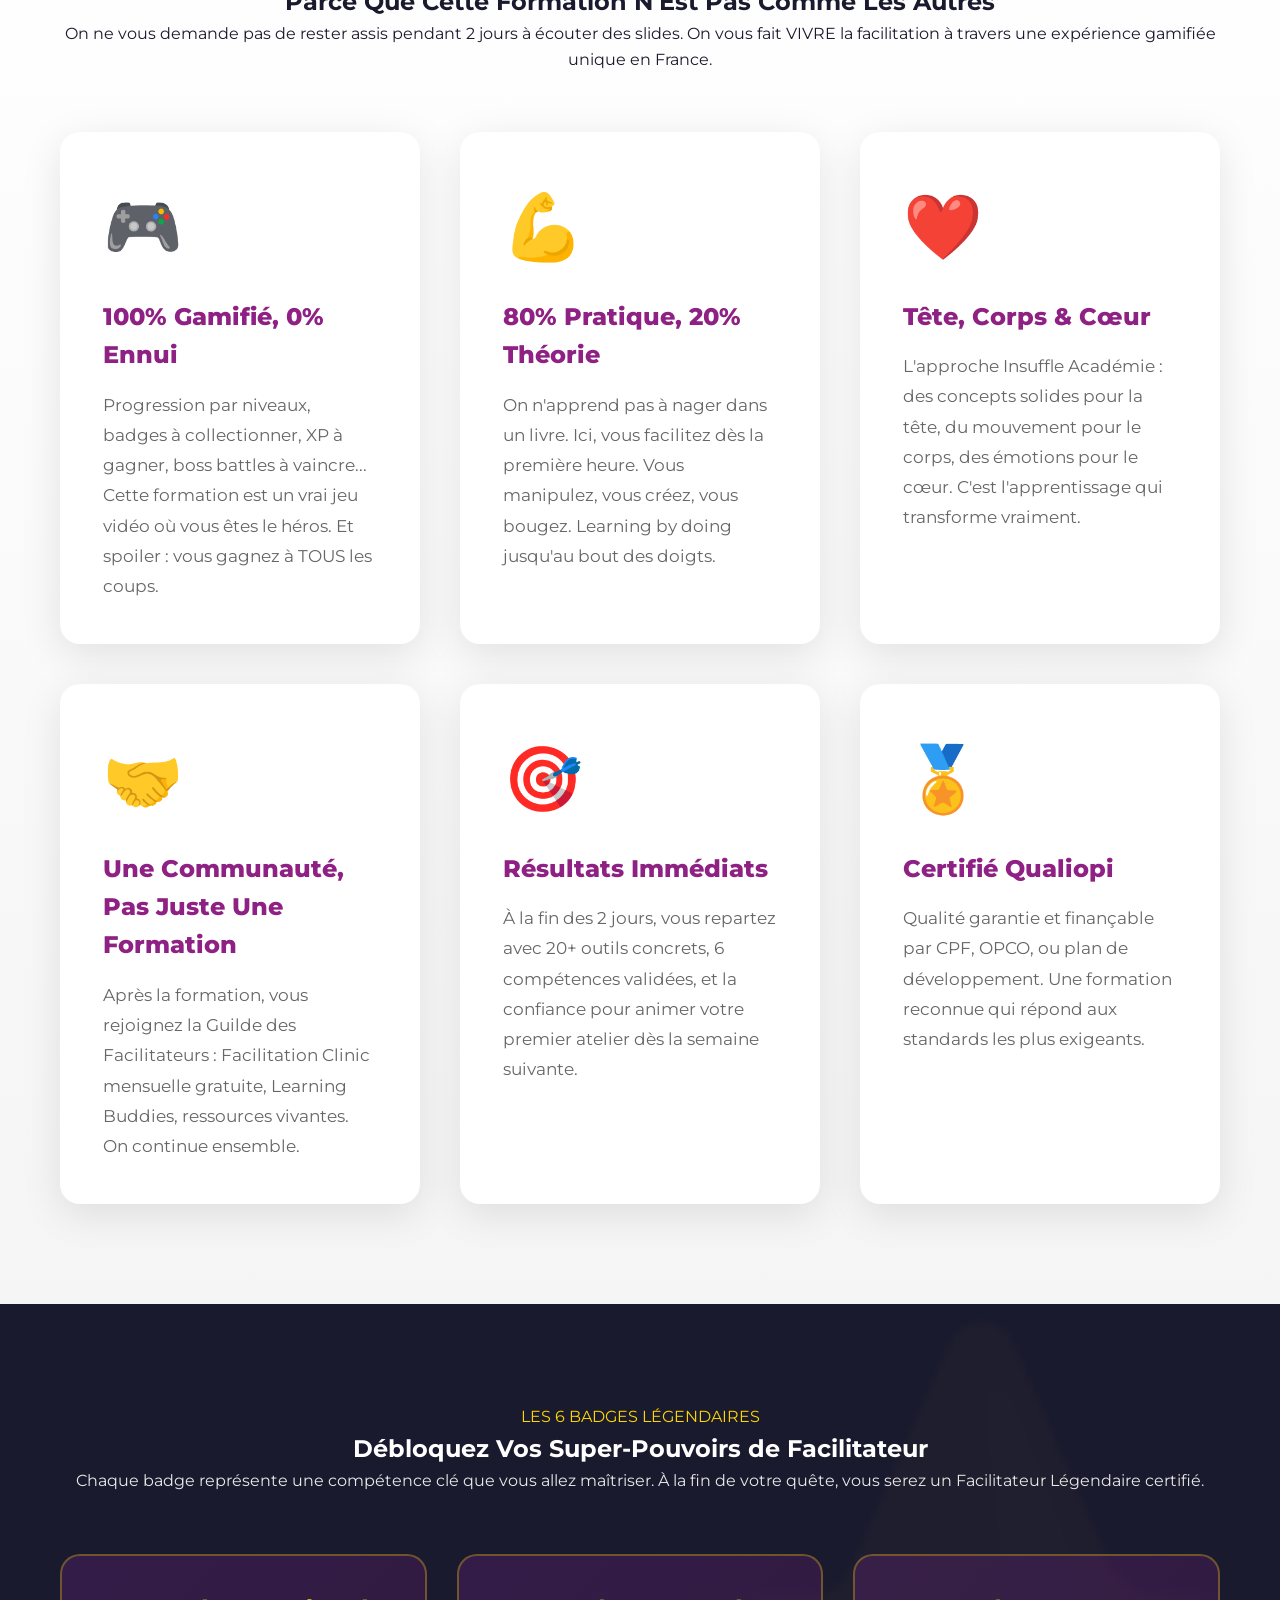
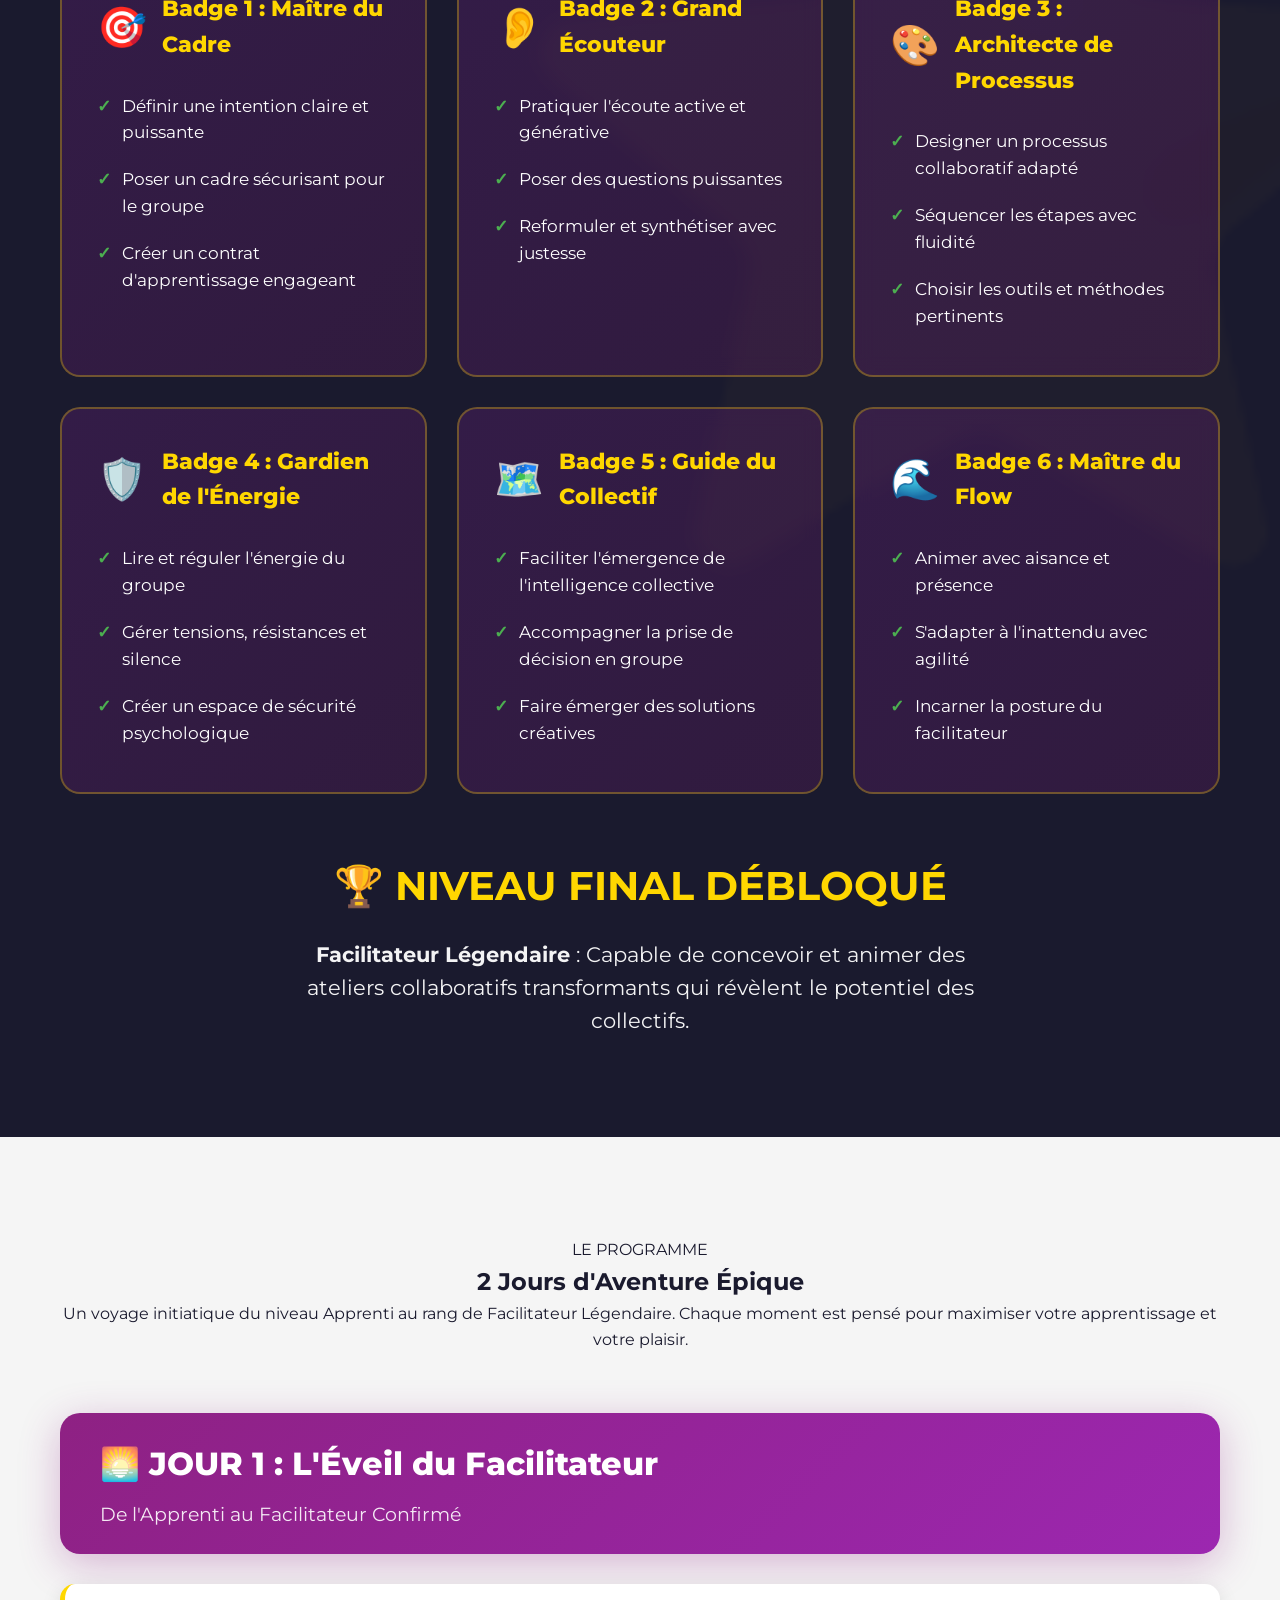
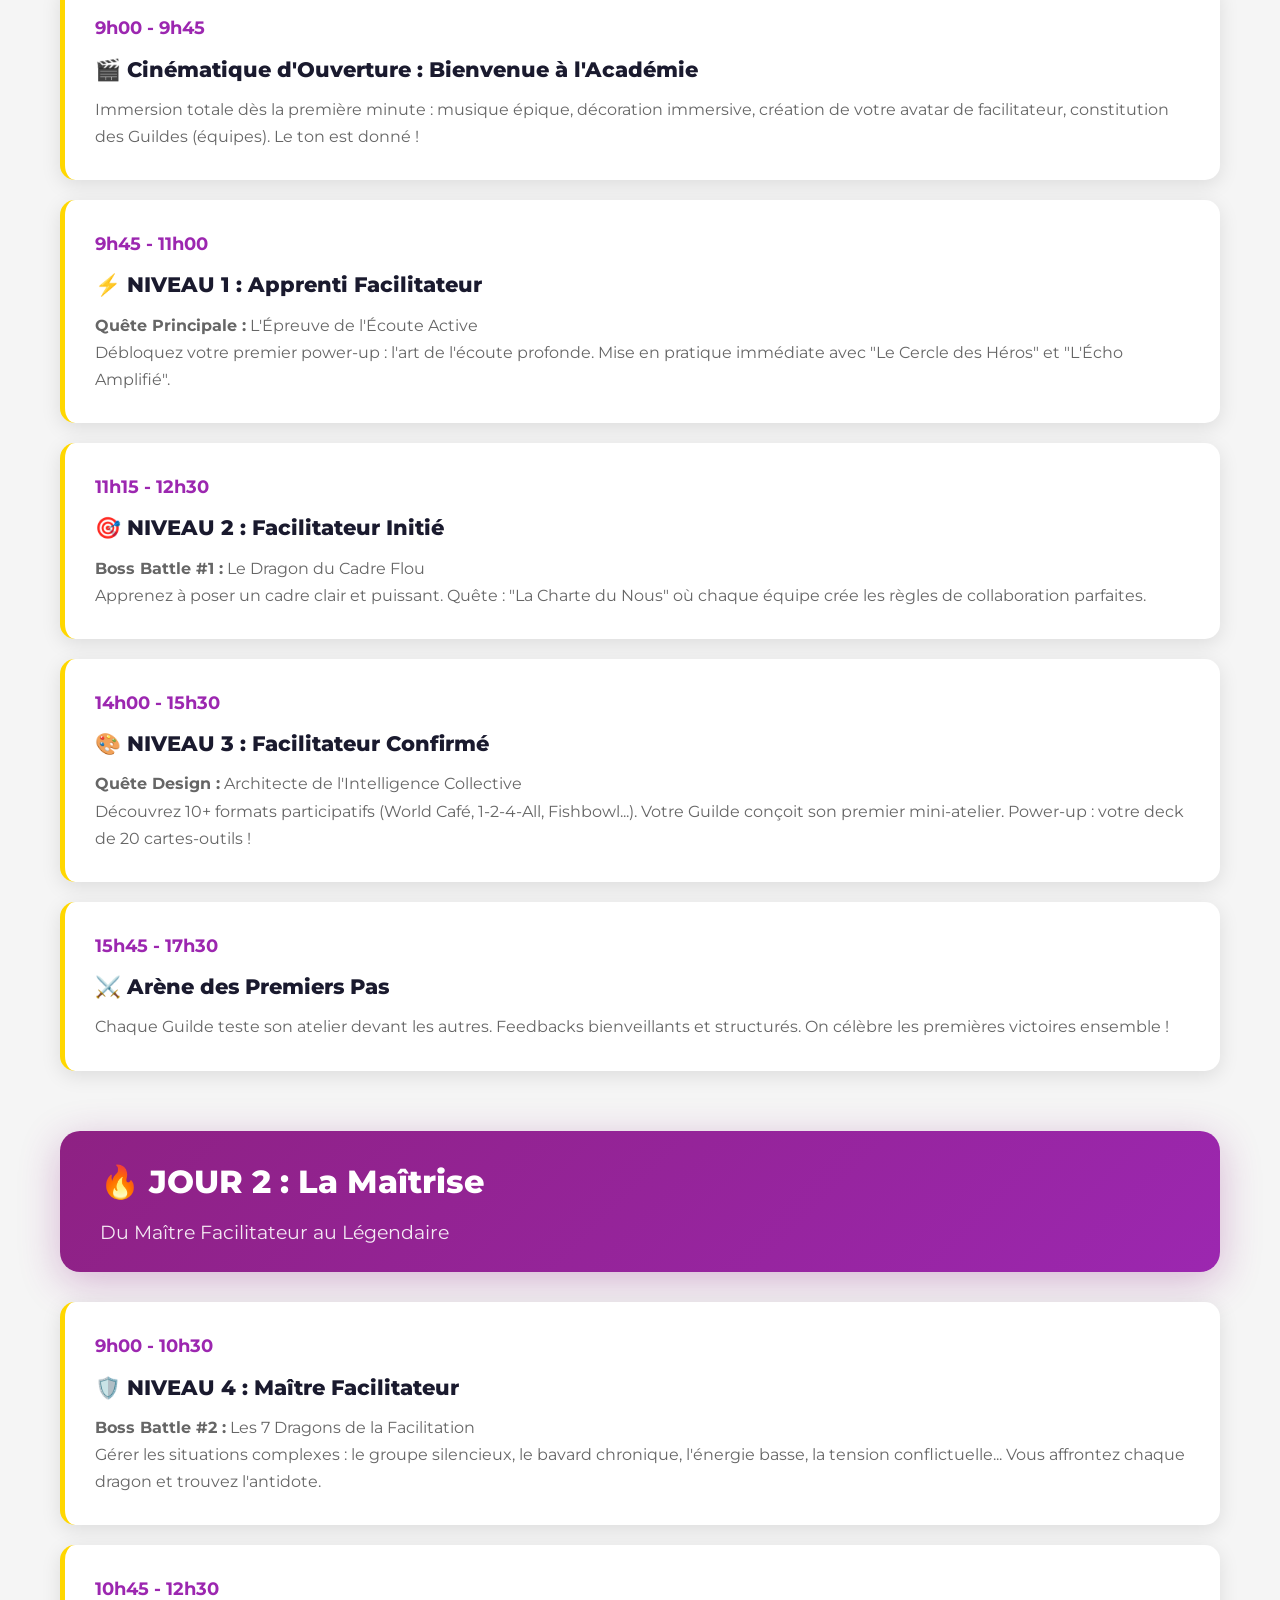
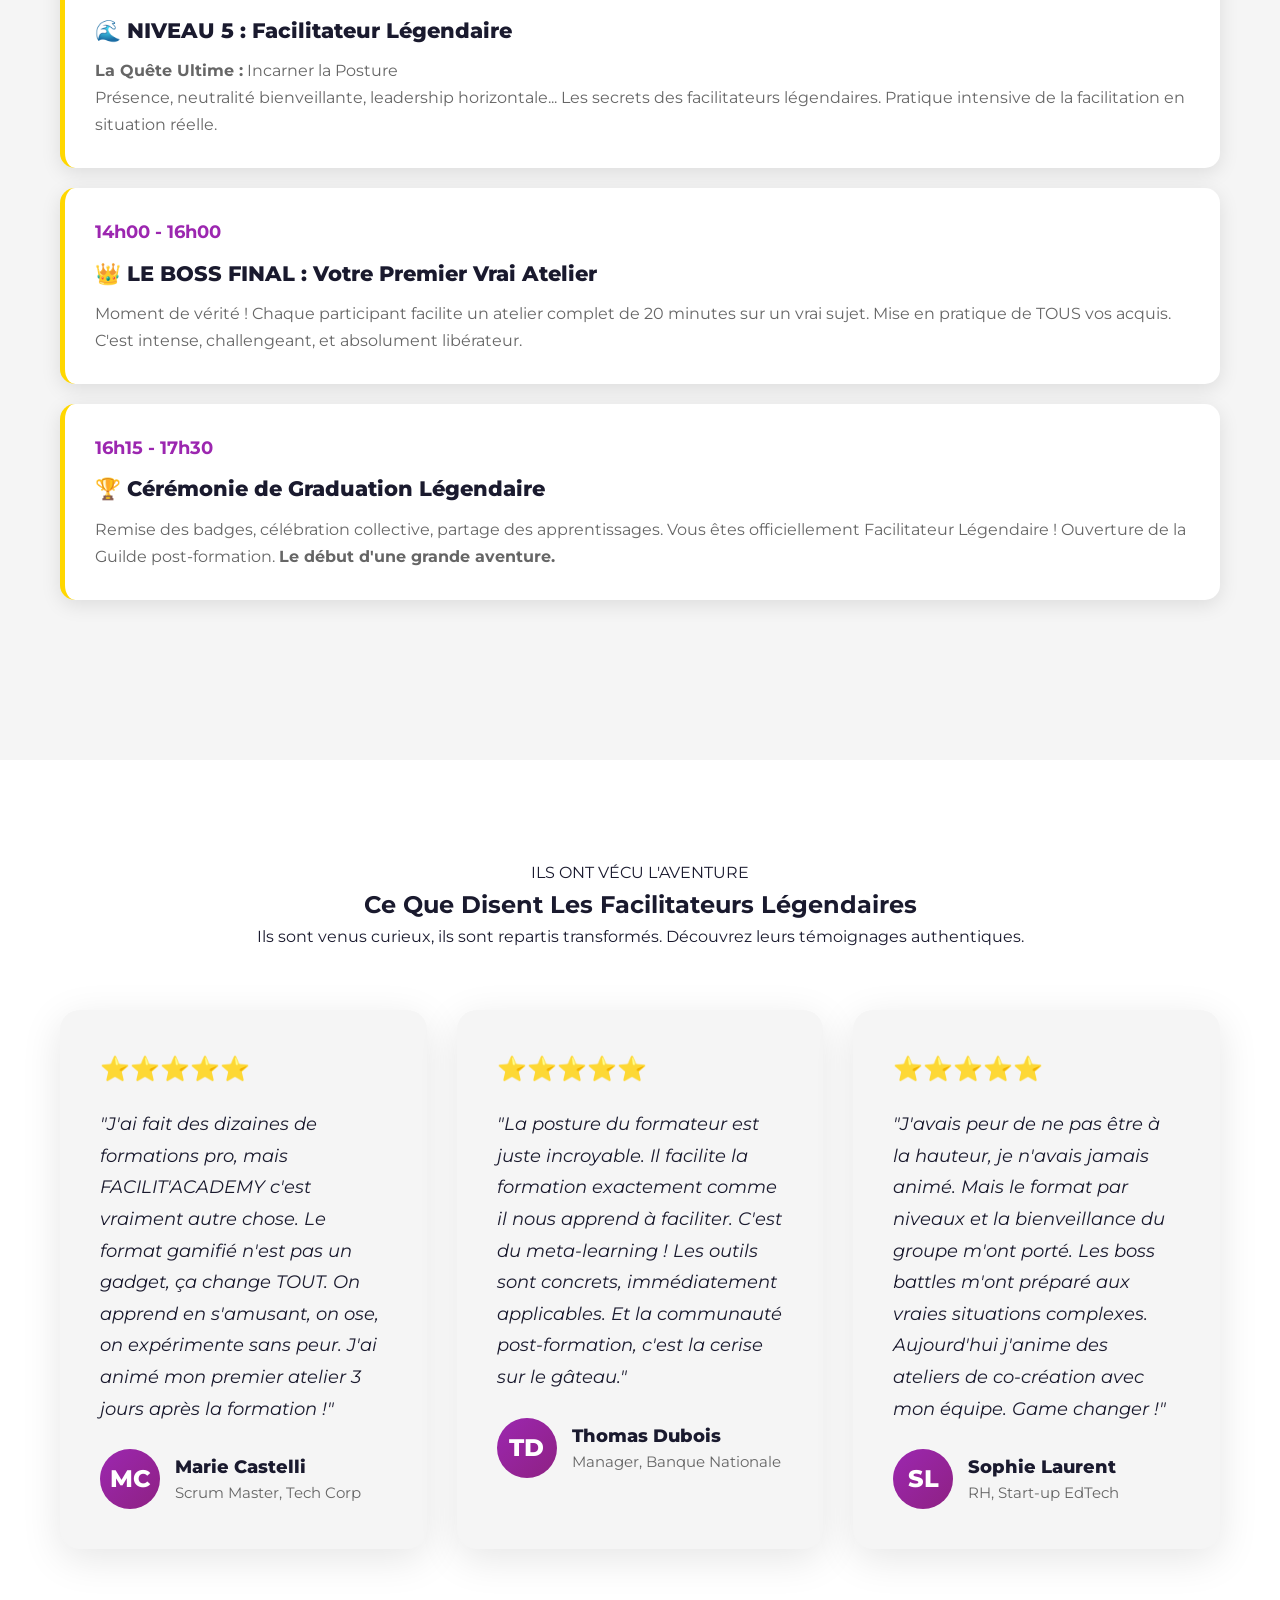
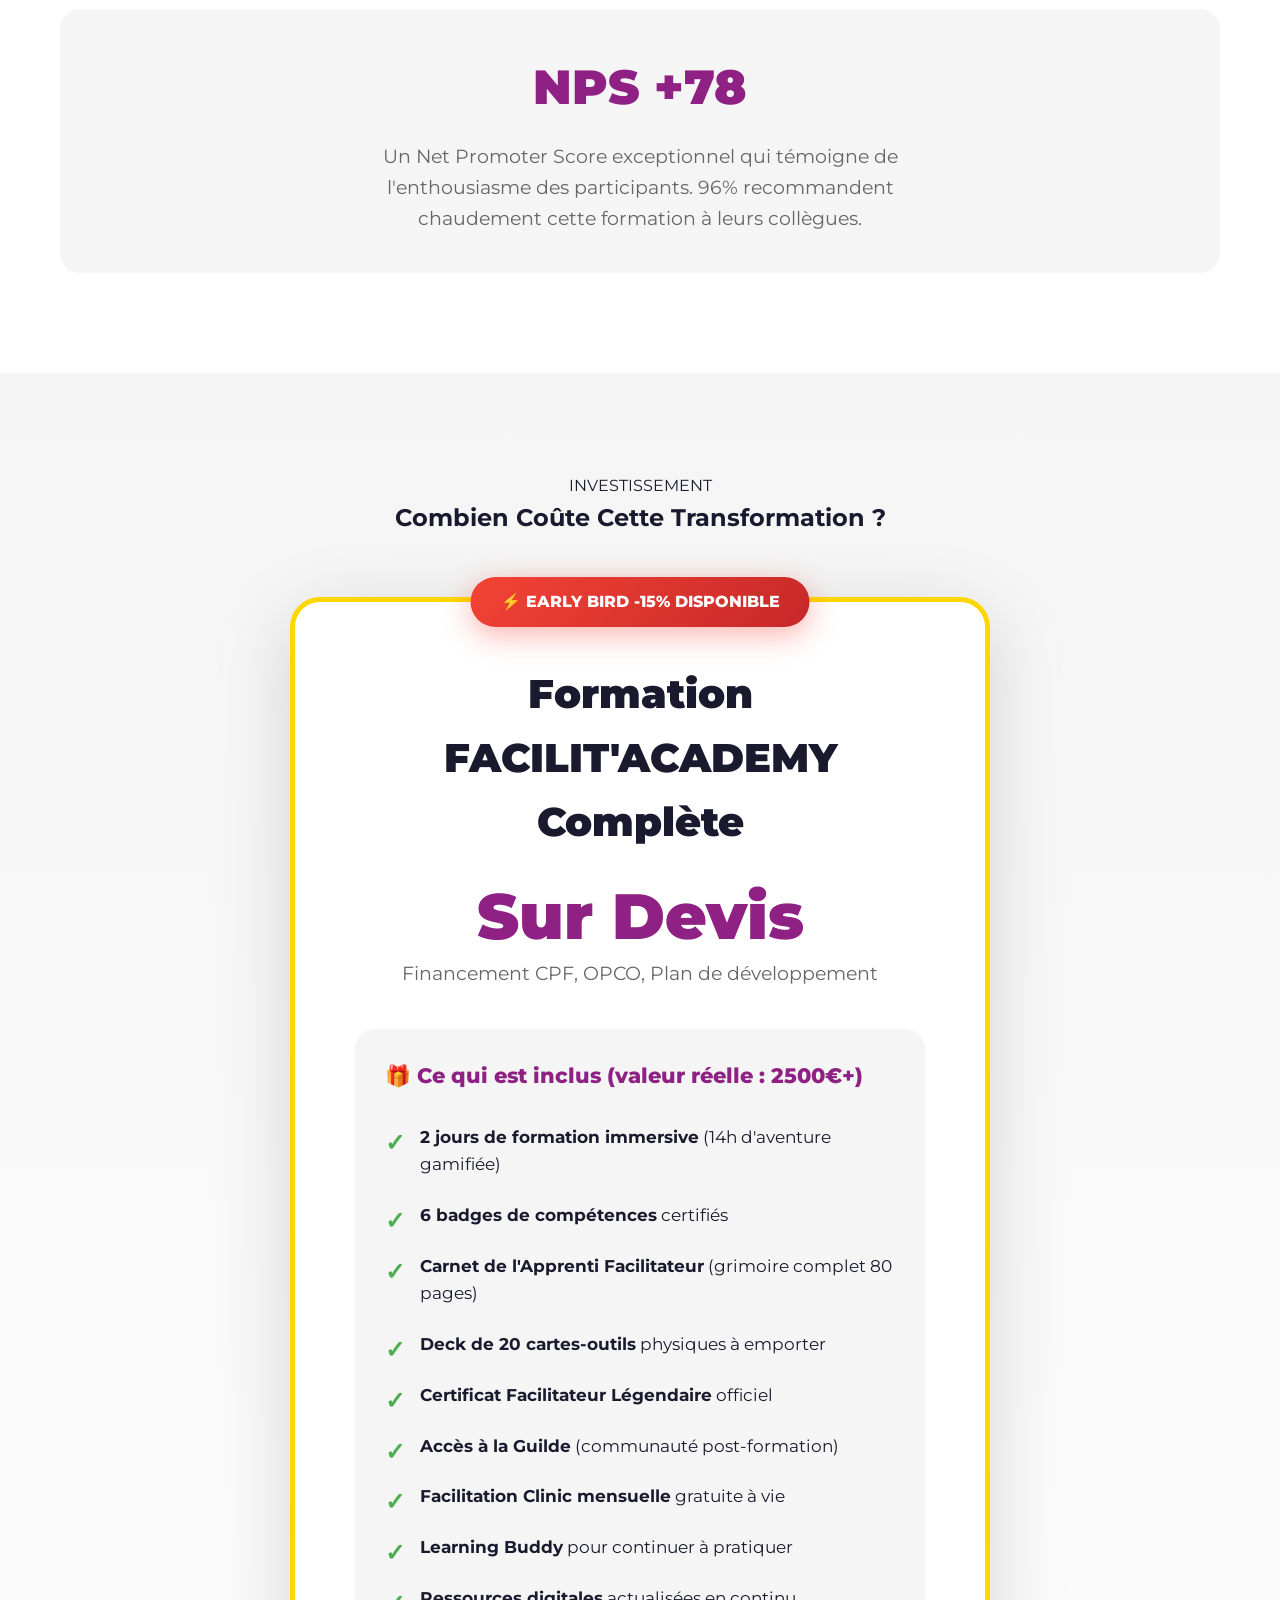
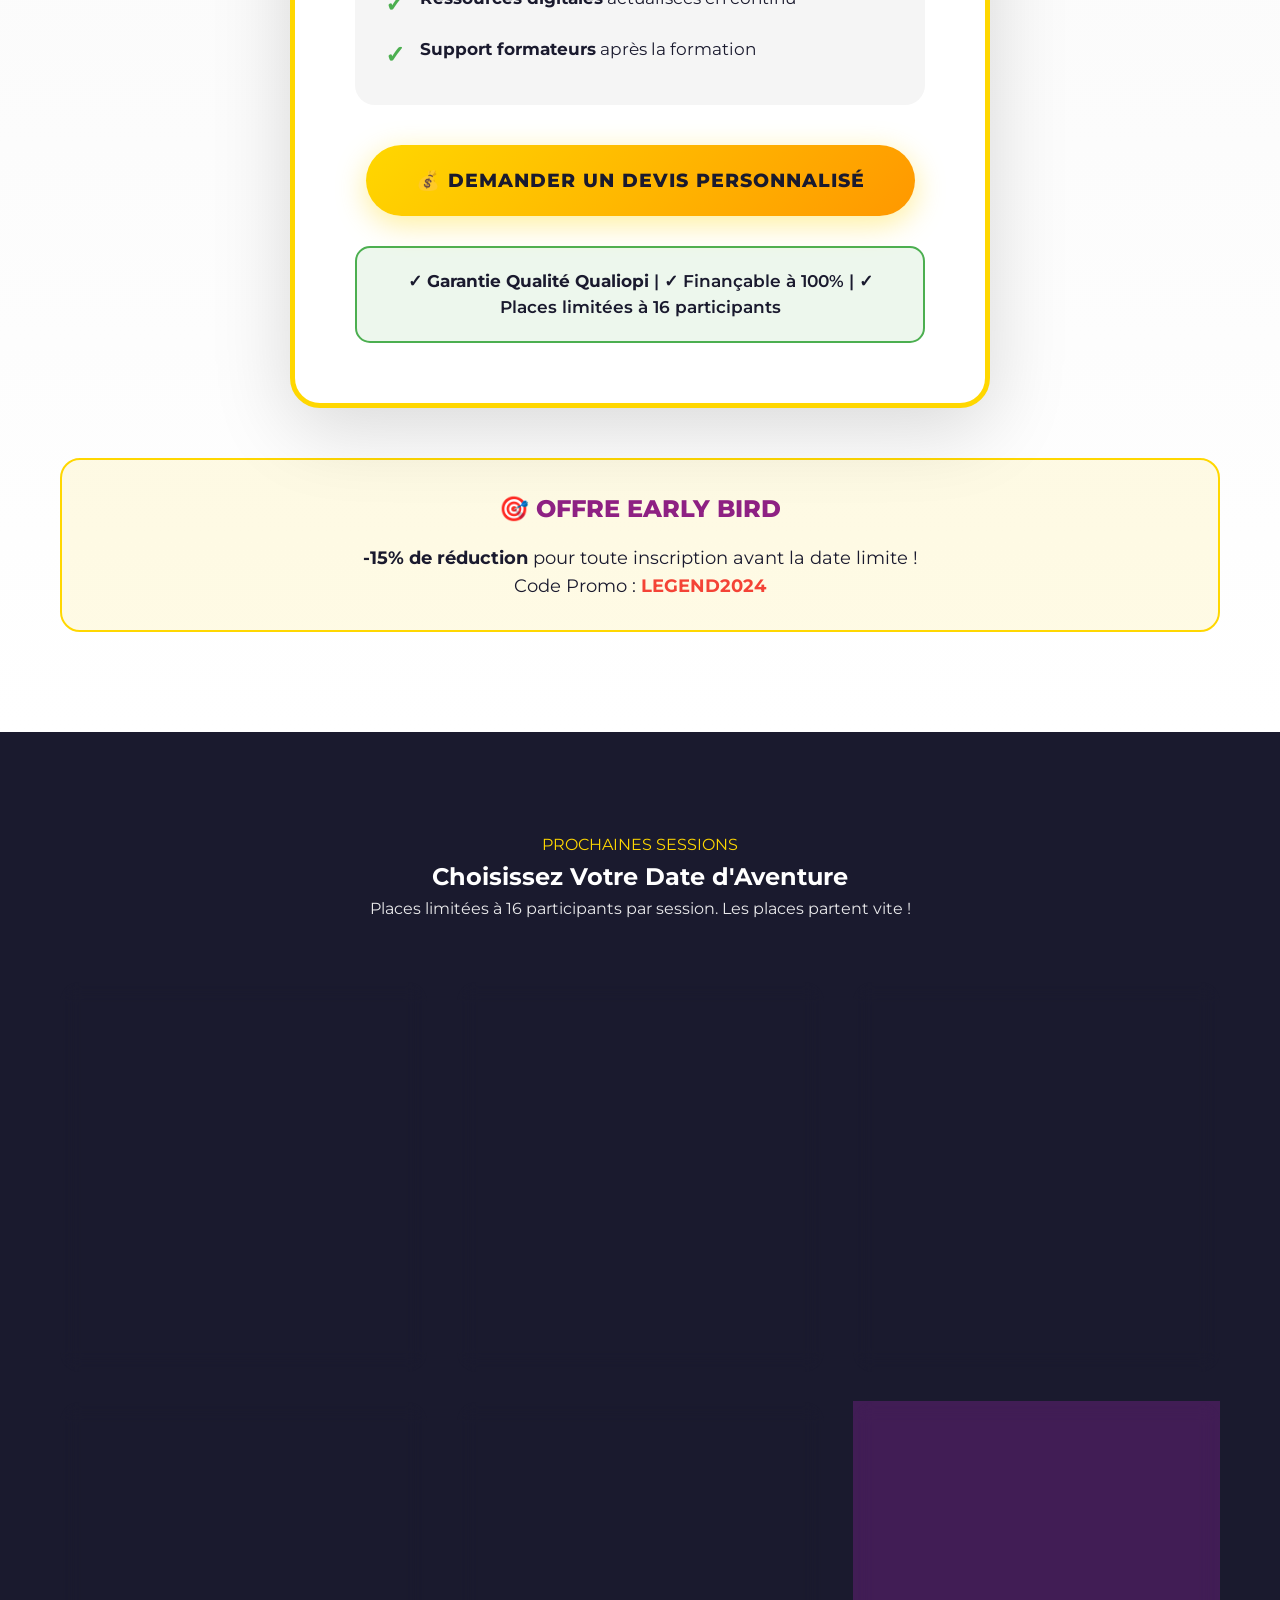
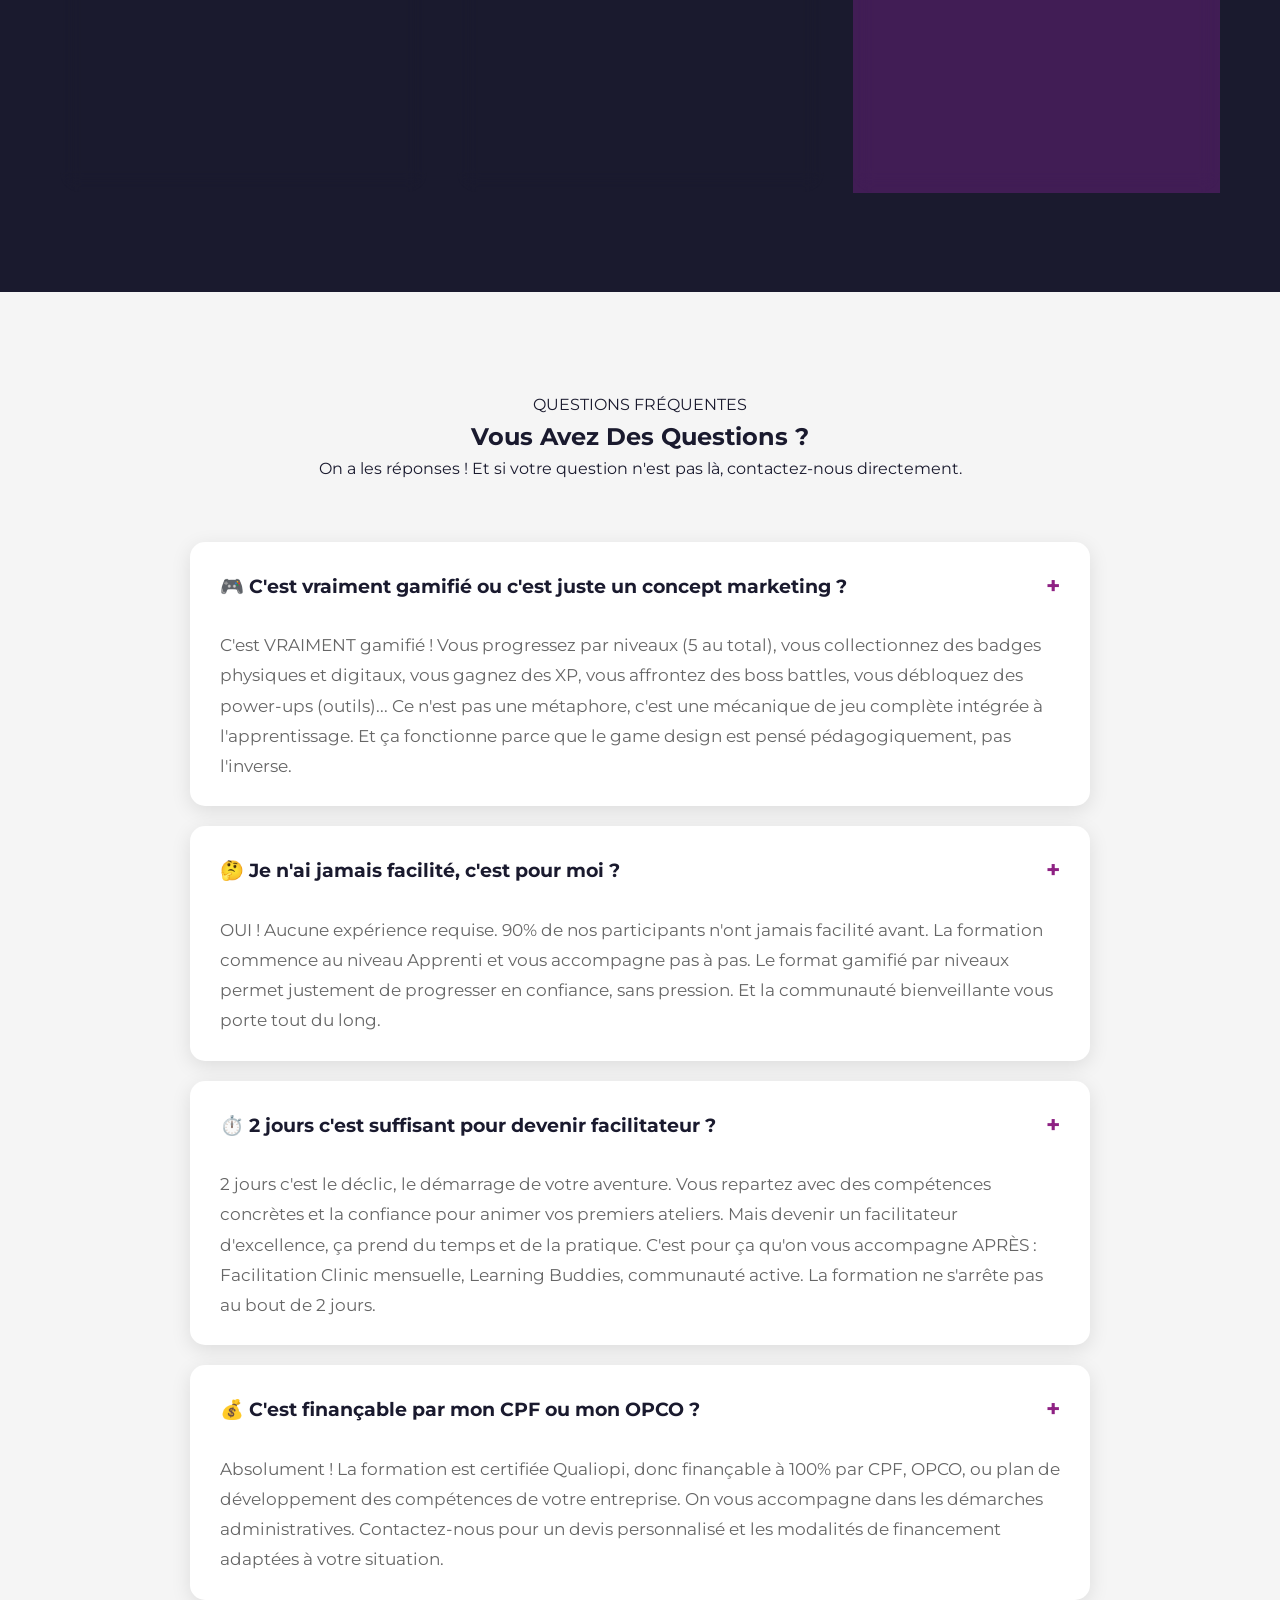
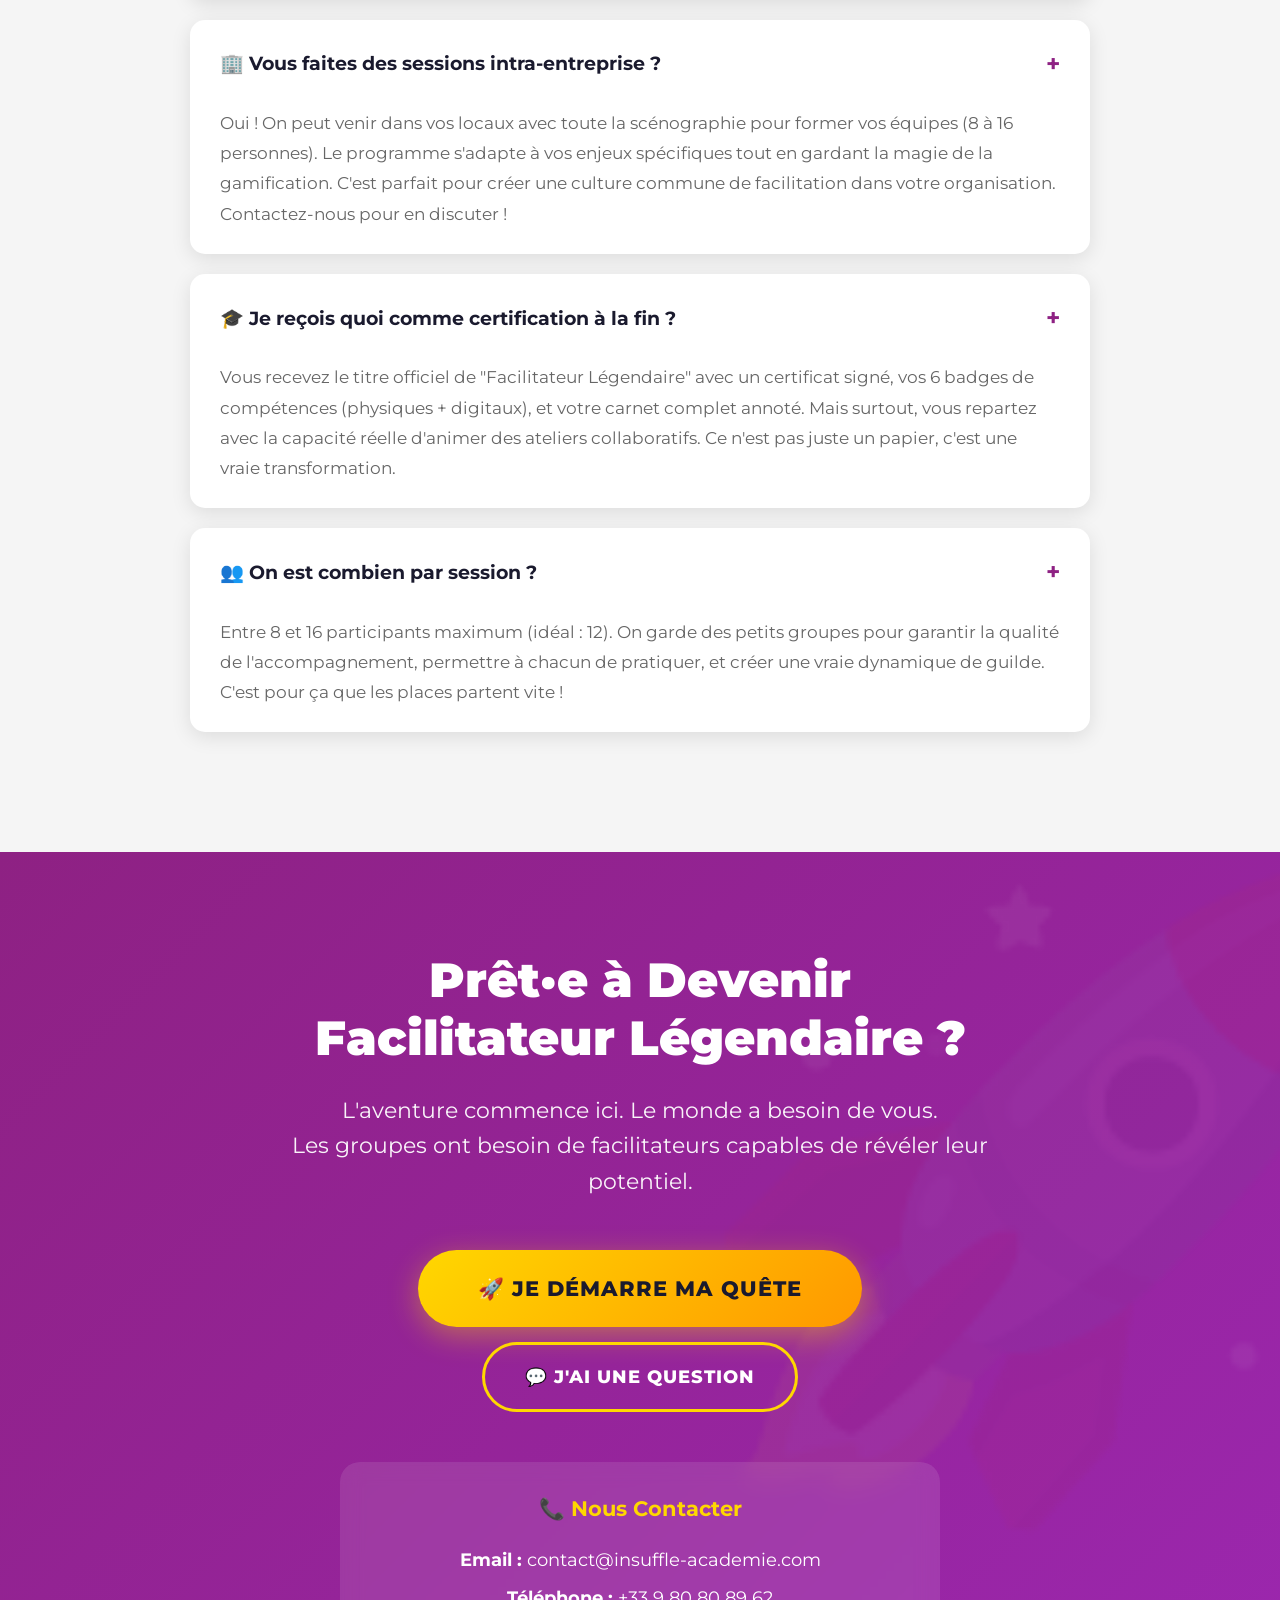
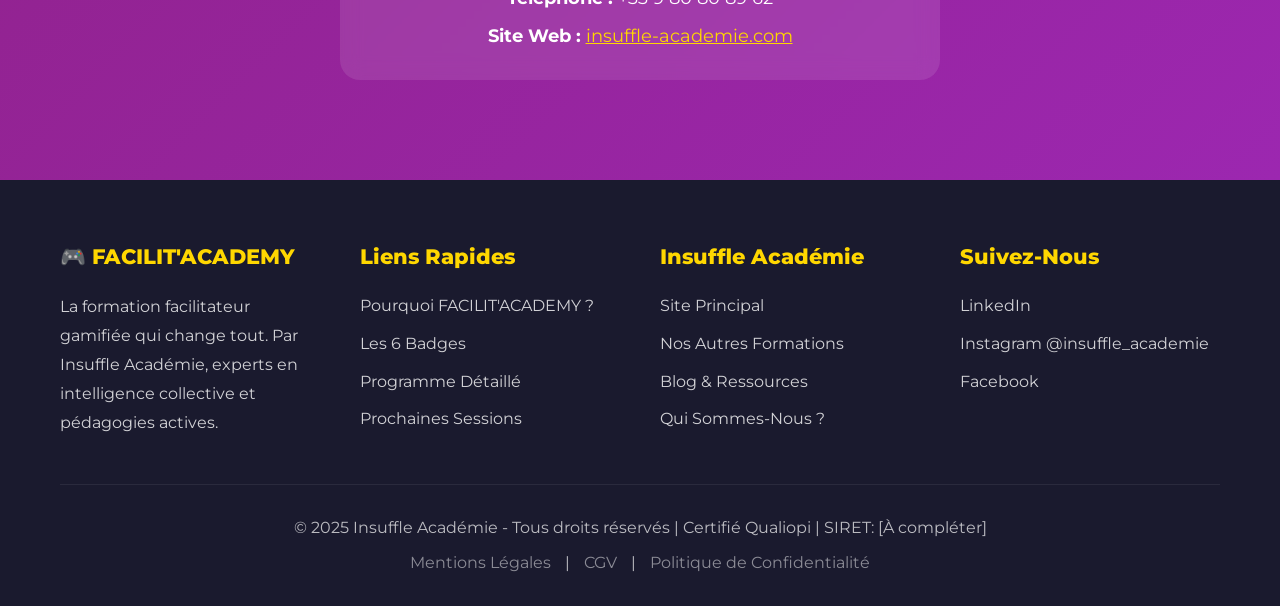
<file: Templates-html/facilitacademy-irresistible.html>
<!DOCTYPE html>
<html lang="fr">
<head>
    <meta charset="UTF-8">
    <meta name="viewport" content="width=device-width, initial-scale=1.0">
    
    <!-- SEO Meta Tags -->
    <title>🎮 FACILIT'ACADEMY | La Formation Facilitateur Qui Change Tout</title>
    <meta name="description" content="La SEULE formation facilitateur 100% gamifiée en France. Devenez Facilitateur Légendaire en 2 jours. Badges, XP, Boss Battles. 96% de satisfaction. Places limitées !">
    <meta name="keywords" content="formation facilitateur, facilitation gamifiée, intelligence collective, FACILIT'ACADEMY, Insuffle Académie, formation facilitation, serious game">
    
    <!-- Open Graph / Social Media -->
    <meta property="og:type" content="website">
    <meta property="og:title" content="FACILIT'ACADEMY | Formation Facilitateur Gamifiée">
    <meta property="og:description" content="Devenez Facilitateur Légendaire avec la seule formation 100% gamifiée. Badges, XP, quêtes et boss battles !">
    
    <!-- Google Fonts -->
    <link rel="preconnect" href="https://fonts.googleapis.com">
    <link rel="preconnect" href="https://fonts.gstatic.com" crossorigin>
    <link href="https://fonts.googleapis.com/css2?family=Montserrat:wght@400;600;700;800;900&family=Press+Start+2P&display=swap" rel="stylesheet">
    
    <style>
        :root {
            --primary: #8E2183;
            --secondary: #FFD466;
            --accent: #FFC0CB;
            --light: #FFFFFF;
            --dark: #1a1a2e;
            --grey: #F5F5F5;
            --game-purple: #9c27b0;
            --game-blue: #2196f3;
            --game-green: #4caf50;
            --game-orange: #ff9800;
            --game-red: #f44336;
            --game-gold: #ffd700;
        }
        
        * {
            margin: 0;
            padding: 0;
            box-sizing: border-box;
        }
        
        body {
            font-family: 'Montserrat', sans-serif;
            background-color: var(--light);
            color: var(--dark);
            overflow-x: hidden;
            line-height: 1.6;
        }
        
        .container {
            max-width: 1200px;
            margin: 0 auto;
            padding: 0 20px;
        }
        
        /* Navigation Sticky */
        nav {
            background: linear-gradient(135deg, var(--primary) 0%, var(--game-purple) 100%);
            position: sticky;
            top: 0;
            z-index: 1000;
            box-shadow: 0 4px 20px rgba(0,0,0,0.2);
            animation: slideDown 0.5s ease-out;
        }
        
        @keyframes slideDown {
            from {
                transform: translateY(-100%);
                opacity: 0;
            }
            to {
                transform: translateY(0);
                opacity: 1;
            }
        }
        
        .nav-container {
            display: flex;
            justify-content: space-between;
            align-items: center;
            padding: 15px 0;
        }
        
        .nav-logo {
            font-size: 1.5rem;
            color: var(--light);
            font-weight: 800;
            text-decoration: none;
            display: flex;
            align-items: center;
            gap: 10px;
        }
        
        .nav-menu {
            display: flex;
            list-style: none;
            gap: 30px;
            align-items: center;
        }
        
        .nav-menu a {
            color: var(--light);
            text-decoration: none;
            font-weight: 600;
            transition: all 0.3s ease;
            position: relative;
        }
        
        .nav-menu a:hover {
            color: var(--secondary);
            transform: translateY(-2px);
        }
        
        .nav-cta {
            background: linear-gradient(135deg, var(--game-gold) 0%, var(--game-orange) 100%);
            color: var(--dark) !important;
            padding: 12px 30px;
            border-radius: 50px;
            font-weight: 800;
            box-shadow: 0 6px 25px rgba(255, 215, 0, 0.4);
            animation: pulseGlow 2s infinite;
        }
        
        @keyframes pulseGlow {
            0%, 100% { 
                box-shadow: 0 6px 25px rgba(255, 215, 0, 0.4); 
            }
            50% { 
                box-shadow: 0 8px 35px rgba(255, 215, 0, 0.7); 
                transform: translateY(-3px);
            }
        }
        
        /* Hero Section - Ultra Immersif */
        .hero {
            background: linear-gradient(135deg, #0f0c29 0%, #302b63 50%, #24243e 100%);
            color: var(--light);
            padding: 120px 0 180px;
            position: relative;
            overflow: hidden;
        }
        
        /* Particules animées en arrière-plan */
        .hero::before {
            content: '';
            position: absolute;
            width: 100%;
            height: 100%;
            background-image: 
                radial-gradient(circle at 20% 50%, rgba(255, 215, 0, 0.1) 0%, transparent 50%),
                radial-gradient(circle at 80% 80%, rgba(156, 39, 176, 0.1) 0%, transparent 50%),
                radial-gradient(circle at 40% 20%, rgba(33, 150, 243, 0.1) 0%, transparent 50%);
            animation: particleMove 20s ease-in-out infinite;
        }
        
        @keyframes particleMove {
            0%, 100% { transform: translate(0, 0); }
            25% { transform: translate(-10px, -10px); }
            50% { transform: translate(10px, 10px); }
            75% { transform: translate(-5px, 5px); }
        }
        
        .hero-content {
            position: relative;
            z-index: 2;
            text-align: center;
        }
        
        .hero-badge {
            display: inline-block;
            background: linear-gradient(135deg, var(--game-gold) 0%, var(--game-orange) 100%);
            color: var(--dark);
            padding: 10px 25px;
            border-radius: 50px;
            font-size: 0.95rem;
            font-weight: 800;
            margin-bottom: 25px;
            box-shadow: 0 6px 25px rgba(255, 215, 0, 0.5);
            animation: float 3s ease-in-out infinite;
            text-transform: uppercase;
            letter-spacing: 1px;
        }
        
        @keyframes float {
            0%, 100% { transform: translateY(0px); }
            50% { transform: translateY(-15px); }
        }
        
        .hero-emoji {
            font-size: 5rem;
            margin-bottom: 20px;
            display: block;
            animation: bounce 2s ease-in-out infinite;
        }
        
        @keyframes bounce {
            0%, 100% { transform: translateY(0) rotate(0deg); }
            25% { transform: translateY(-20px) rotate(-5deg); }
            75% { transform: translateY(-10px) rotate(5deg); }
        }
        
        .hero h1 {
            font-size: 4rem;
            font-weight: 900;
            line-height: 1.1;
            margin-bottom: 30px;
            text-shadow: 0 0 30px rgba(255, 215, 0, 0.3);
            animation: fadeInUp 1s ease-out;
        }
        
        @keyframes fadeInUp {
            from {
                opacity: 0;
                transform: translateY(30px);
            }
            to {
                opacity: 1;
                transform: translateY(0);
            }
        }
        
        .hero-subtitle {
            font-size: 1.8rem;
            margin-bottom: 25px;
            color: var(--game-gold);
            font-weight: 700;
            animation: fadeInUp 1s ease-out 0.2s both;
        }
        
        .hero-description {
            font-size: 1.3rem;
            margin-bottom: 50px;
            line-height: 1.8;
            opacity: 0.95;
            max-width: 900px;
            margin-left: auto;
            margin-right: auto;
            animation: fadeInUp 1s ease-out 0.4s both;
        }
        
        .hero-cta-group {
            display: flex;
            gap: 20px;
            justify-content: center;
            flex-wrap: wrap;
            margin-bottom: 60px;
            animation: fadeInUp 1s ease-out 0.6s both;
        }
        
        .btn {
            padding: 18px 40px;
            border-radius: 50px;
            font-size: 1.1rem;
            font-weight: 800;
            text-decoration: none;
            transition: all 0.3s ease;
            display: inline-block;
            cursor: pointer;
            border: none;
            text-transform: uppercase;
            letter-spacing: 1px;
        }
        
        .btn-primary {
            background: linear-gradient(135deg, var(--game-gold) 0%, var(--game-orange) 100%);
            color: var(--dark);
            box-shadow: 0 8px 30px rgba(255, 215, 0, 0.4);
        }
        
        .btn-primary:hover {
            transform: translateY(-4px);
            box-shadow: 0 12px 40px rgba(255, 215, 0, 0.6);
        }
        
        .btn-secondary {
            background: transparent;
            color: var(--light);
            border: 3px solid var(--game-gold);
        }
        
        .btn-secondary:hover {
            background: var(--game-gold);
            color: var(--dark);
            transform: translateY(-4px);
        }
        
        .hero-stats {
            display: flex;
            gap: 40px;
            justify-content: center;
            flex-wrap: wrap;
            animation: fadeInUp 1s ease-out 0.8s both;
        }
        
        .stat {
            text-align: center;
            background: rgba(255,255,255,0.1);
            padding: 25px 40px;
            border-radius: 20px;
            backdrop-filter: blur(15px);
            border: 2px solid rgba(255,215,0,0.3);
            transition: all 0.3s ease;
        }
        
        .stat:hover {
            transform: translateY(-5px);
            border-color: rgba(255,215,0,0.6);
            box-shadow: 0 10px 30px rgba(255,215,0,0.2);
        }
        
        .stat-number {
            font-size: 3rem;
            font-weight: 900;
            color: var(--game-gold);
            display: block;
            text-shadow: 0 0 30px rgba(255,215,0,0.6);
            margin-bottom: 5px;
        }
        
        .stat-label {
            font-size: 1rem;
            opacity: 0.95;
            font-weight: 600;
        }
        
        /* Section Urgence */
        .urgence-banner {
            background: linear-gradient(135deg, var(--game-red) 0%, #c62828 100%);
            color: var(--light);
            padding: 20px 0;
            text-align: center;
            font-weight: 700;
            font-size: 1.1rem;
            animation: urgencePulse 2s infinite;
        }
        
        @keyframes urgencePulse {
            0%, 100% { background-position: 0% 50%; }
            50% { background-position: 100% 50%; }
        }
        
        /* Section Pourquoi C'est Différent */
        .why-section {
            padding: 100px 0;
            background: linear-gradient(180deg, var(--light) 0%, var(--grey) 100%);
        }
        
        .why-grid {
            display: grid;
            grid-template-columns: repeat(auto-fit, minmax(300px, 1fr));
            gap: 40px;
            margin-top: 60px;
        }
        
        .why-card {
            background: var(--light);
            padding: 40px;
            border-radius: 20px;
            box-shadow: 0 10px 40px rgba(0,0,0,0.1);
            transition: all 0.3s ease;
            border: 3px solid transparent;
        }
        
        .why-card:hover {
            transform: translateY(-10px);
            box-shadow: 0 20px 60px rgba(142, 33, 131, 0.2);
            border-color: var(--primary);
        }
        
        .why-icon {
            font-size: 4rem;
            margin-bottom: 20px;
            display: block;
        }
        
        .why-title {
            font-size: 1.5rem;
            font-weight: 800;
            margin-bottom: 15px;
            color: var(--primary);
        }
        
        .why-description {
            font-size: 1.05rem;
            color: #666;
            line-height: 1.8;
        }
        
        /* Section Badges */
        .badges-section {
            padding: 100px 0;
            background: var(--dark);
            color: var(--light);
            position: relative;
            overflow: hidden;
        }
        
        .badges-section::before {
            content: '⭐';
            position: absolute;
            font-size: 800px;
            opacity: 0.02;
            top: -200px;
            right: -200px;
        }
        
        .badges-grid {
            display: grid;
            grid-template-columns: repeat(auto-fit, minmax(350px, 1fr));
            gap: 30px;
            margin-top: 60px;
        }
        
        .badge-card {
            background: linear-gradient(135deg, rgba(156, 39, 176, 0.2) 0%, rgba(142, 33, 131, 0.2) 100%);
            padding: 35px;
            border-radius: 20px;
            border: 2px solid rgba(255, 215, 0, 0.3);
            transition: all 0.3s ease;
            backdrop-filter: blur(10px);
        }
        
        .badge-card:hover {
            transform: scale(1.05);
            border-color: var(--game-gold);
            box-shadow: 0 0 40px rgba(255, 215, 0, 0.3);
        }
        
        .badge-header {
            display: flex;
            align-items: center;
            gap: 15px;
            margin-bottom: 20px;
        }
        
        .badge-icon {
            font-size: 2.5rem;
        }
        
        .badge-name {
            font-size: 1.4rem;
            font-weight: 800;
            color: var(--game-gold);
        }
        
        .badge-skills {
            list-style: none;
        }
        
        .badge-skills li {
            padding: 10px 0;
            padding-left: 25px;
            position: relative;
            font-size: 1.05rem;
        }
        
        .badge-skills li::before {
            content: '✓';
            position: absolute;
            left: 0;
            color: var(--game-green);
            font-weight: bold;
        }
        
        /* Section Programme */
        .programme-section {
            padding: 100px 0;
            background: var(--grey);
        }
        
        .programme-timeline {
            margin-top: 60px;
            position: relative;
        }
        
        .timeline-day {
            margin-bottom: 60px;
            position: relative;
        }
        
        .day-header {
            background: linear-gradient(135deg, var(--primary) 0%, var(--game-purple) 100%);
            color: var(--light);
            padding: 25px 40px;
            border-radius: 20px;
            margin-bottom: 30px;
            box-shadow: 0 10px 40px rgba(142, 33, 131, 0.3);
        }
        
        .day-title {
            font-size: 2rem;
            font-weight: 800;
            margin-bottom: 10px;
        }
        
        .day-subtitle {
            font-size: 1.2rem;
            opacity: 0.9;
        }
        
        .timeline-items {
            display: grid;
            gap: 20px;
        }
        
        .timeline-item {
            background: var(--light);
            padding: 30px;
            border-radius: 15px;
            border-left: 5px solid var(--game-gold);
            box-shadow: 0 5px 20px rgba(0,0,0,0.1);
            transition: all 0.3s ease;
        }
        
        .timeline-item:hover {
            transform: translateX(10px);
            box-shadow: 0 10px 30px rgba(0,0,0,0.15);
        }
        
        .timeline-time {
            color: var(--game-purple);
            font-weight: 700;
            font-size: 1.1rem;
            margin-bottom: 10px;
        }
        
        .timeline-title {
            font-size: 1.3rem;
            font-weight: 800;
            margin-bottom: 10px;
            color: var(--dark);
        }
        
        .timeline-description {
            color: #666;
            line-height: 1.7;
        }
        
        /* Section Témoignages */
        .testimonials-section {
            padding: 100px 0;
            background: var(--light);
        }
        
        .testimonials-grid {
            display: grid;
            grid-template-columns: repeat(auto-fit, minmax(350px, 1fr));
            gap: 30px;
            margin-top: 60px;
        }
        
        .testimonial-card {
            background: var(--grey);
            padding: 40px;
            border-radius: 20px;
            box-shadow: 0 10px 40px rgba(0,0,0,0.1);
            position: relative;
            transition: all 0.3s ease;
        }
        
        .testimonial-card:hover {
            transform: translateY(-10px);
            box-shadow: 0 20px 60px rgba(0,0,0,0.15);
        }
        
        .testimonial-stars {
            color: var(--game-gold);
            font-size: 1.5rem;
            margin-bottom: 20px;
        }
        
        .testimonial-text {
            font-size: 1.1rem;
            line-height: 1.8;
            margin-bottom: 25px;
            font-style: italic;
            color: var(--dark);
        }
        
        .testimonial-author {
            display: flex;
            align-items: center;
            gap: 15px;
        }
        
        .testimonial-avatar {
            width: 60px;
            height: 60px;
            border-radius: 50%;
            background: linear-gradient(135deg, var(--game-purple) 0%, var(--primary) 100%);
            display: flex;
            align-items: center;
            justify-content: center;
            font-size: 1.5rem;
            color: var(--light);
            font-weight: 800;
        }
        
        .testimonial-info {
            flex: 1;
        }
        
        .testimonial-name {
            font-weight: 800;
            font-size: 1.1rem;
            color: var(--dark);
        }
        
        .testimonial-role {
            color: #666;
            font-size: 0.95rem;
        }
        
        /* Section Prix */
        .pricing-section {
            padding: 100px 0;
            background: linear-gradient(180deg, var(--grey) 0%, var(--light) 100%);
        }
        
        .pricing-card {
            max-width: 700px;
            margin: 60px auto 0;
            background: var(--light);
            border-radius: 30px;
            padding: 60px;
            box-shadow: 0 20px 80px rgba(0,0,0,0.15);
            border: 5px solid var(--game-gold);
            position: relative;
        }
        
        .pricing-badge {
            position: absolute;
            top: -25px;
            left: 50%;
            transform: translateX(-50%);
            background: linear-gradient(135deg, var(--game-red) 0%, #c62828 100%);
            color: var(--light);
            padding: 12px 30px;
            border-radius: 50px;
            font-weight: 800;
            font-size: 1rem;
            box-shadow: 0 8px 30px rgba(244, 67, 54, 0.4);
            animation: wiggle 1s ease-in-out infinite;
        }
        
        @keyframes wiggle {
            0%, 100% { transform: translateX(-50%) rotate(0deg); }
            25% { transform: translateX(-50%) rotate(-3deg); }
            75% { transform: translateX(-50%) rotate(3deg); }
        }
        
        .pricing-title {
            font-size: 2.5rem;
            font-weight: 900;
            text-align: center;
            margin-bottom: 30px;
            color: var(--dark);
        }
        
        .pricing-price {
            text-align: center;
            margin-bottom: 40px;
        }
        
        .price-amount {
            font-size: 4rem;
            font-weight: 900;
            color: var(--primary);
            line-height: 1;
        }
        
        .price-period {
            font-size: 1.2rem;
            color: #666;
            margin-top: 10px;
        }
        
        .pricing-includes {
            background: var(--grey);
            padding: 30px;
            border-radius: 20px;
            margin-bottom: 40px;
        }
        
        .includes-title {
            font-size: 1.3rem;
            font-weight: 800;
            margin-bottom: 20px;
            color: var(--primary);
        }
        
        .includes-list {
            list-style: none;
        }
        
        .includes-list li {
            padding: 12px 0;
            padding-left: 35px;
            position: relative;
            font-size: 1.05rem;
        }
        
        .includes-list li::before {
            content: '✓';
            position: absolute;
            left: 0;
            color: var(--game-green);
            font-weight: bold;
            font-size: 1.5rem;
        }
        
        .pricing-cta {
            text-align: center;
        }
        
        .pricing-guarantee {
            text-align: center;
            margin-top: 30px;
            padding: 20px;
            background: rgba(76, 175, 80, 0.1);
            border-radius: 15px;
            border: 2px solid var(--game-green);
        }
        
        .guarantee-text {
            font-size: 1.05rem;
            color: var(--dark);
            font-weight: 600;
        }
        
        /* Section Dates */
        .dates-section {
            padding: 100px 0;
            background: var(--dark);
            color: var(--light);
        }
        
        .dates-grid {
            display: grid;
            grid-template-columns: repeat(auto-fit, minmax(300px, 1fr));
            gap: 30px;
            margin-top: 60px;
        }
        
        .date-card {
            background: linear-gradient(135deg, rgba(156, 39, 176, 0.2) 0%, rgba(142, 33, 131, 0.2) 100%);
            padding: 40px;
            border-radius: 20px;
            border: 2px solid rgba(255, 215, 0, 0.3);
            text-align: center;
            transition: all 0.3s ease;
            backdrop-filter: blur(10px);
        }
        
        .date-card:hover {
            transform: translateY(-10px);
            border-color: var(--game-gold);
            box-shadow: 0 20px 60px rgba(255, 215, 0, 0.2);
        }
        
        .date-month {
            font-size: 1.2rem;
            color: var(--game-gold);
            font-weight: 700;
            margin-bottom: 15px;
            text-transform: uppercase;
        }
        
        .date-days {
            font-size: 2.5rem;
            font-weight: 900;
            margin-bottom: 15px;
        }
        
        .date-location {
            font-size: 1.1rem;
            opacity: 0.9;
            margin-bottom: 25px;
        }
        
        .date-spots {
            background: var(--game-red);
            padding: 10px 20px;
            border-radius: 50px;
            font-weight: 800;
            font-size: 0.95rem;
            display: inline-block;
            margin-bottom: 20px;
        }
        
        /* Section FAQ */
        .faq-section {
            padding: 100px 0;
            background: var(--grey);
        }
        
        .faq-container {
            max-width: 900px;
            margin: 60px auto 0;
        }
        
        .faq-item {
            background: var(--light);
            margin-bottom: 20px;
            border-radius: 15px;
            overflow: hidden;
            box-shadow: 0 5px 20px rgba(0,0,0,0.1);
        }
        
        .faq-question {
            padding: 25px 30px;
            font-size: 1.2rem;
            font-weight: 700;
            color: var(--dark);
            cursor: pointer;
            display: flex;
            justify-content: space-between;
            align-items: center;
            transition: all 0.3s ease;
        }
        
        .faq-question:hover {
            background: var(--grey);
            color: var(--primary);
        }
        
        .faq-icon {
            font-size: 1.5rem;
            color: var(--primary);
        }
        
        .faq-answer {
            padding: 0 30px 25px;
            color: #666;
            line-height: 1.8;
            font-size: 1.05rem;
        }
        
        /* Section CTA Final */
        .final-cta-section {
            padding: 100px 0;
            background: linear-gradient(135deg, var(--primary) 0%, var(--game-purple) 100%);
            color: var(--light);
            text-align: center;
            position: relative;
            overflow: hidden;
        }
        
        .final-cta-section::before {
            content: '🚀';
            position: absolute;
            font-size: 600px;
            opacity: 0.05;
            top: -150px;
            right: -150px;
        }
        
        .final-cta-content {
            position: relative;
            z-index: 2;
        }
        
        .final-cta-title {
            font-size: 3rem;
            font-weight: 900;
            margin-bottom: 25px;
            line-height: 1.2;
        }
        
        .final-cta-description {
            font-size: 1.4rem;
            margin-bottom: 50px;
            opacity: 0.95;
            max-width: 800px;
            margin-left: auto;
            margin-right: auto;
        }
        
        /* Footer */
        footer {
            background: var(--dark);
            color: var(--light);
            padding: 60px 0 30px;
        }
        
        .footer-content {
            display: grid;
            grid-template-columns: repeat(auto-fit, minmax(250px, 1fr));
            gap: 40px;
            margin-bottom: 40px;
        }
        
        .footer-section h3 {
            font-size: 1.3rem;
            font-weight: 800;
            margin-bottom: 20px;
            color: var(--game-gold);
        }
        
        .footer-links {
            list-style: none;
        }
        
        .footer-links li {
            margin-bottom: 12px;
        }
        
        .footer-links a {
            color: var(--light);
            text-decoration: none;
            opacity: 0.8;
            transition: all 0.3s ease;
        }
        
        .footer-links a:hover {
            opacity: 1;
            color: var(--game-gold);
            padding-left: 5px;
        }
        
        .footer-bottom {
            text-align: center;
            padding-top: 30px;
            border-top: 1px solid rgba(255,255,255,0.1);
            opacity: 0.7;
        }
        
        /* Responsive */
        @media (max-width: 768px) {
            .hero h1 {
                font-size: 2.5rem;
            }
            
            .hero-subtitle {
                font-size: 1.3rem;
            }
            
            .hero-description {
                font-size: 1.1rem;
            }
            
            .hero-stats {
                gap: 20px;
            }
            
            .stat {
                padding: 20px 25px;
            }
            
            .stat-number {
                font-size: 2rem;
            }
            
            .nav-menu {
                display: none;
            }
            
            .badges-grid,
            .why-grid,
            .testimonials-grid,
            .dates-grid {
                grid-template-columns: 1fr;
            }
            
            .final-cta-title {
                font-size: 2rem;
            }
            
            .pricing-card {
                padding: 40px 30px;
            }
        }
        
        /* Animations au scroll */
        .fade-in-up {
            opacity: 0;
            transform: translateY(30px);
            transition: all 0.6s ease-out;
        }
        
        .fade-in-up.visible {
            opacity: 1;
            transform: translateY(0);
        }
    </style>
</head>
<body>
    <!-- Navigation -->
    <nav>
        <div class="container">
            <div class="nav-container">
                <a href="#" class="nav-logo">
                    <span>🎮</span>
                    <span>FACILIT'ACADEMY</span>
                </a>
                <ul class="nav-menu">
                    <li><a href="#pourquoi">Pourquoi ?</a></li>
                    <li><a href="#badges">Badges</a></li>
                    <li><a href="#programme">Programme</a></li>
                    <li><a href="#temoignages">Témoignages</a></li>
                    <li><a href="#dates">Dates</a></li>
                    <li><a href="#inscription" class="nav-cta">🚀 JE M'INSCRIS</a></li>
                </ul>
            </div>
        </div>
    </nav>

    <!-- Bandeau d'urgence -->
    <div class="urgence-banner">
        ⚡ PLACES LIMITÉES : Seulement 16 places par session | Prochaine session : 14-15 novembre 2025 ⚡
    </div>

    <!-- Hero Section -->
    <section class="hero">
        <div class="container">
            <div class="hero-content">
                <div class="hero-badge">🏆 LA SEULE FORMATION FACILITATEUR 100% GAMIFIÉE EN FRANCE</div>
                <span class="hero-emoji">🎮</span>
                <h1>FACILIT'ACADEMY<br>La Quête du Facilitateur Légendaire</h1>
                <p class="hero-subtitle">Transformez-vous en Maître de l'Intelligence Collective en 2 jours</p>
                <p class="hero-description">
                    Oubliez les formations ennuyeuses. Ici, vous entrez dans une aventure épique où chaque compétence est un badge à débloquer, chaque défi une quête à accomplir, et chaque réussite une victoire partagée. Bienvenue dans la formation la plus fun ET la plus efficace pour devenir facilitateur.
                </p>
                
                <div class="hero-cta-group">
                    <a href="#inscription" class="btn btn-primary">🚀 DÉBUTER MA QUÊTE</a>
                    <a href="#pourquoi" class="btn btn-secondary">✨ DÉCOUVRIR L'ACADÉMIE</a>
                </div>
                
                <div class="hero-stats">
                    <div class="stat">
                        <span class="stat-number">96%</span>
                        <span class="stat-label">Satisfaction</span>
                    </div>
                    <div class="stat">
                        <span class="stat-number">6</span>
                        <span class="stat-label">Badges Légendaires</span>
                    </div>
                    <div class="stat">
                        <span class="stat-number">2</span>
                        <span class="stat-label">Jours Intenses</span>
                    </div>
                    <div class="stat">
                        <span class="stat-number">78%</span>
                        <span class="stat-label">Animent dès le mois suivant</span>
                    </div>
                </div>
            </div>
        </div>
    </section>

    <!-- Section Pourquoi C'est Différent -->
    <section id="pourquoi" class="why-section">
        <div class="container">
            <div style="text-align: center; margin-bottom: 60px;">
                <div class="section-subtitle">POURQUOI FACILIT'ACADEMY ?</div>
                <h2 class="section-title">Parce Que Cette Formation N'Est Pas Comme Les Autres</h2>
                <p class="section-description" style="margin: 0 auto;">
                    On ne vous demande pas de rester assis pendant 2 jours à écouter des slides. On vous fait VIVRE la facilitation à travers une expérience gamifiée unique en France.
                </p>
            </div>
            
            <div class="why-grid">
                <div class="why-card fade-in-up">
                    <span class="why-icon">🎮</span>
                    <h3 class="why-title">100% Gamifié, 0% Ennui</h3>
                    <p class="why-description">
                        Progression par niveaux, badges à collectionner, XP à gagner, boss battles à vaincre... Cette formation est un vrai jeu vidéo où vous êtes le héros. Et spoiler : vous gagnez à TOUS les coups.
                    </p>
                </div>
                
                <div class="why-card fade-in-up">
                    <span class="why-icon">💪</span>
                    <h3 class="why-title">80% Pratique, 20% Théorie</h3>
                    <p class="why-description">
                        On n'apprend pas à nager dans un livre. Ici, vous facilitez dès la première heure. Vous manipulez, vous créez, vous bougez. Learning by doing jusqu'au bout des doigts.
                    </p>
                </div>
                
                <div class="why-card fade-in-up">
                    <span class="why-icon">❤️</span>
                    <h3 class="why-title">Tête, Corps & Cœur</h3>
                    <p class="why-description">
                        L'approche Insuffle Académie : des concepts solides pour la tête, du mouvement pour le corps, des émotions pour le cœur. C'est l'apprentissage qui transforme vraiment.
                    </p>
                </div>
                
                <div class="why-card fade-in-up">
                    <span class="why-icon">🤝</span>
                    <h3 class="why-title">Une Communauté, Pas Juste Une Formation</h3>
                    <p class="why-description">
                        Après la formation, vous rejoignez la Guilde des Facilitateurs : Facilitation Clinic mensuelle gratuite, Learning Buddies, ressources vivantes. On continue ensemble.
                    </p>
                </div>
                
                <div class="why-card fade-in-up">
                    <span class="why-icon">🎯</span>
                    <h3 class="why-title">Résultats Immédiats</h3>
                    <p class="why-description">
                        À la fin des 2 jours, vous repartez avec 20+ outils concrets, 6 compétences validées, et la confiance pour animer votre premier atelier dès la semaine suivante.
                    </p>
                </div>
                
                <div class="why-card fade-in-up">
                    <span class="why-icon">🏅</span>
                    <h3 class="why-title">Certifié Qualiopi</h3>
                    <p class="why-description">
                        Qualité garantie et finançable par CPF, OPCO, ou plan de développement. Une formation reconnue qui répond aux standards les plus exigeants.
                    </p>
                </div>
            </div>
        </div>
    </section>

    <!-- Section Badges -->
    <section id="badges" class="badges-section">
        <div class="container">
            <div style="text-align: center; margin-bottom: 60px;">
                <div class="section-subtitle" style="color: var(--game-gold);">LES 6 BADGES LÉGENDAIRES</div>
                <h2 class="section-title" style="color: var(--light);">Débloquez Vos Super-Pouvoirs de Facilitateur</h2>
                <p class="section-description" style="color: rgba(255,255,255,0.9); margin: 0 auto;">
                    Chaque badge représente une compétence clé que vous allez maîtriser. À la fin de votre quête, vous serez un Facilitateur Légendaire certifié.
                </p>
            </div>
            
            <div class="badges-grid">
                <div class="badge-card fade-in-up">
                    <div class="badge-header">
                        <span class="badge-icon">🎯</span>
                        <h3 class="badge-name">Badge 1 : Maître du Cadre</h3>
                    </div>
                    <ul class="badge-skills">
                        <li>Définir une intention claire et puissante</li>
                        <li>Poser un cadre sécurisant pour le groupe</li>
                        <li>Créer un contrat d'apprentissage engageant</li>
                    </ul>
                </div>
                
                <div class="badge-card fade-in-up">
                    <div class="badge-header">
                        <span class="badge-icon">👂</span>
                        <h3 class="badge-name">Badge 2 : Grand Écouteur</h3>
                    </div>
                    <ul class="badge-skills">
                        <li>Pratiquer l'écoute active et générative</li>
                        <li>Poser des questions puissantes</li>
                        <li>Reformuler et synthétiser avec justesse</li>
                    </ul>
                </div>
                
                <div class="badge-card fade-in-up">
                    <div class="badge-header">
                        <span class="badge-icon">🎨</span>
                        <h3 class="badge-name">Badge 3 : Architecte de Processus</h3>
                    </div>
                    <ul class="badge-skills">
                        <li>Designer un processus collaboratif adapté</li>
                        <li>Séquencer les étapes avec fluidité</li>
                        <li>Choisir les outils et méthodes pertinents</li>
                    </ul>
                </div>
                
                <div class="badge-card fade-in-up">
                    <div class="badge-header">
                        <span class="badge-icon">🛡️</span>
                        <h3 class="badge-name">Badge 4 : Gardien de l'Énergie</h3>
                    </div>
                    <ul class="badge-skills">
                        <li>Lire et réguler l'énergie du groupe</li>
                        <li>Gérer tensions, résistances et silence</li>
                        <li>Créer un espace de sécurité psychologique</li>
                    </ul>
                </div>
                
                <div class="badge-card fade-in-up">
                    <div class="badge-header">
                        <span class="badge-icon">🗺️</span>
                        <h3 class="badge-name">Badge 5 : Guide du Collectif</h3>
                    </div>
                    <ul class="badge-skills">
                        <li>Faciliter l'émergence de l'intelligence collective</li>
                        <li>Accompagner la prise de décision en groupe</li>
                        <li>Faire émerger des solutions créatives</li>
                    </ul>
                </div>
                
                <div class="badge-card fade-in-up">
                    <div class="badge-header">
                        <span class="badge-icon">🌊</span>
                        <h3 class="badge-name">Badge 6 : Maître du Flow</h3>
                    </div>
                    <ul class="badge-skills">
                        <li>Animer avec aisance et présence</li>
                        <li>S'adapter à l'inattendu avec agilité</li>
                        <li>Incarner la posture du facilitateur</li>
                    </ul>
                </div>
            </div>
            
            <div style="text-align: center; margin-top: 60px;">
                <h3 style="font-size: 2.5rem; color: var(--game-gold); margin-bottom: 20px;">🏆 NIVEAU FINAL DÉBLOQUÉ</h3>
                <p style="font-size: 1.3rem; opacity: 0.95; max-width: 700px; margin: 0 auto;">
                    <strong>Facilitateur Légendaire</strong> : Capable de concevoir et animer des ateliers collaboratifs transformants qui révèlent le potentiel des collectifs.
                </p>
            </div>
        </div>
    </section>

    <!-- Section Programme -->
    <section id="programme" class="programme-section">
        <div class="container">
            <div style="text-align: center; margin-bottom: 60px;">
                <div class="section-subtitle">LE PROGRAMME</div>
                <h2 class="section-title">2 Jours d'Aventure Épique</h2>
                <p class="section-description" style="margin: 0 auto;">
                    Un voyage initiatique du niveau Apprenti au rang de Facilitateur Légendaire. Chaque moment est pensé pour maximiser votre apprentissage et votre plaisir.
                </p>
            </div>
            
            <div class="programme-timeline">
                <div class="timeline-day fade-in-up">
                    <div class="day-header">
                        <div class="day-title">🌅 JOUR 1 : L'Éveil du Facilitateur</div>
                        <div class="day-subtitle">De l'Apprenti au Facilitateur Confirmé</div>
                    </div>
                    
                    <div class="timeline-items">
                        <div class="timeline-item">
                            <div class="timeline-time">9h00 - 9h45</div>
                            <div class="timeline-title">🎬 Cinématique d'Ouverture : Bienvenue à l'Académie</div>
                            <p class="timeline-description">
                                Immersion totale dès la première minute : musique épique, décoration immersive, création de votre avatar de facilitateur, constitution des Guildes (équipes). Le ton est donné !
                            </p>
                        </div>
                        
                        <div class="timeline-item">
                            <div class="timeline-time">9h45 - 11h00</div>
                            <div class="timeline-title">⚡ NIVEAU 1 : Apprenti Facilitateur</div>
                            <p class="timeline-description">
                                <strong>Quête Principale :</strong> L'Épreuve de l'Écoute Active<br>
                                Débloquez votre premier power-up : l'art de l'écoute profonde. Mise en pratique immédiate avec "Le Cercle des Héros" et "L'Écho Amplifié".
                            </p>
                        </div>
                        
                        <div class="timeline-item">
                            <div class="timeline-time">11h15 - 12h30</div>
                            <div class="timeline-title">🎯 NIVEAU 2 : Facilitateur Initié</div>
                            <p class="timeline-description">
                                <strong>Boss Battle #1 :</strong> Le Dragon du Cadre Flou<br>
                                Apprenez à poser un cadre clair et puissant. Quête : "La Charte du Nous" où chaque équipe crée les règles de collaboration parfaites.
                            </p>
                        </div>
                        
                        <div class="timeline-item">
                            <div class="timeline-time">14h00 - 15h30</div>
                            <div class="timeline-title">🎨 NIVEAU 3 : Facilitateur Confirmé</div>
                            <p class="timeline-description">
                                <strong>Quête Design :</strong> Architecte de l'Intelligence Collective<br>
                                Découvrez 10+ formats participatifs (World Café, 1-2-4-All, Fishbowl...). Votre Guilde conçoit son premier mini-atelier. Power-up : votre deck de 20 cartes-outils !
                            </p>
                        </div>
                        
                        <div class="timeline-item">
                            <div class="timeline-time">15h45 - 17h30</div>
                            <div class="timeline-title">⚔️ Arène des Premiers Pas</div>
                            <p class="timeline-description">
                                Chaque Guilde teste son atelier devant les autres. Feedbacks bienveillants et structurés. On célèbre les premières victoires ensemble !
                            </p>
                        </div>
                    </div>
                </div>
                
                <div class="timeline-day fade-in-up">
                    <div class="day-header">
                        <div class="day-title">🔥 JOUR 2 : La Maîtrise</div>
                        <div class="day-subtitle">Du Maître Facilitateur au Légendaire</div>
                    </div>
                    
                    <div class="timeline-items">
                        <div class="timeline-item">
                            <div class="timeline-time">9h00 - 10h30</div>
                            <div class="timeline-title">🛡️ NIVEAU 4 : Maître Facilitateur</div>
                            <p class="timeline-description">
                                <strong>Boss Battle #2 :</strong> Les 7 Dragons de la Facilitation<br>
                                Gérer les situations complexes : le groupe silencieux, le bavard chronique, l'énergie basse, la tension conflictuelle... Vous affrontez chaque dragon et trouvez l'antidote.
                            </p>
                        </div>
                        
                        <div class="timeline-item">
                            <div class="timeline-time">10h45 - 12h30</div>
                            <div class="timeline-title">🌊 NIVEAU 5 : Facilitateur Légendaire</div>
                            <p class="timeline-description">
                                <strong>La Quête Ultime :</strong> Incarner la Posture<br>
                                Présence, neutralité bienveillante, leadership horizontale... Les secrets des facilitateurs légendaires. Pratique intensive de la facilitation en situation réelle.
                            </p>
                        </div>
                        
                        <div class="timeline-item">
                            <div class="timeline-time">14h00 - 16h00</div>
                            <div class="timeline-title">👑 LE BOSS FINAL : Votre Premier Vrai Atelier</div>
                            <p class="timeline-description">
                                Moment de vérité ! Chaque participant facilite un atelier complet de 20 minutes sur un vrai sujet. Mise en pratique de TOUS vos acquis. C'est intense, challengeant, et absolument libérateur.
                            </p>
                        </div>
                        
                        <div class="timeline-item">
                            <div class="timeline-time">16h15 - 17h30</div>
                            <div class="timeline-title">🏆 Cérémonie de Graduation Légendaire</div>
                            <p class="timeline-description">
                                Remise des badges, célébration collective, partage des apprentissages. Vous êtes officiellement Facilitateur Légendaire ! Ouverture de la Guilde post-formation. <strong>Le début d'une grande aventure.</strong>
                            </p>
                        </div>
                    </div>
                </div>
            </div>
        </div>
    </section>

    <!-- Section Témoignages -->
    <section id="temoignages" class="testimonials-section">
        <div class="container">
            <div style="text-align: center; margin-bottom: 60px;">
                <div class="section-subtitle">ILS ONT VÉCU L'AVENTURE</div>
                <h2 class="section-title">Ce Que Disent Les Facilitateurs Légendaires</h2>
                <p class="section-description" style="margin: 0 auto;">
                    Ils sont venus curieux, ils sont repartis transformés. Découvrez leurs témoignages authentiques.
                </p>
            </div>
            
            <div class="testimonials-grid">
                <div class="testimonial-card fade-in-up">
                    <div class="testimonial-stars">⭐⭐⭐⭐⭐</div>
                    <p class="testimonial-text">
                        "J'ai fait des dizaines de formations pro, mais FACILIT'ACADEMY c'est vraiment autre chose. Le format gamifié n'est pas un gadget, ça change TOUT. On apprend en s'amusant, on ose, on expérimente sans peur. J'ai animé mon premier atelier 3 jours après la formation !"
                    </p>
                    <div class="testimonial-author">
                        <div class="testimonial-avatar">MC</div>
                        <div class="testimonial-info">
                            <div class="testimonial-name">Marie Castelli</div>
                            <div class="testimonial-role">Scrum Master, Tech Corp</div>
                        </div>
                    </div>
                </div>
                
                <div class="testimonial-card fade-in-up">
                    <div class="testimonial-stars">⭐⭐⭐⭐⭐</div>
                    <p class="testimonial-text">
                        "La posture du formateur est juste incroyable. Il facilite la formation exactement comme il nous apprend à faciliter. C'est du meta-learning ! Les outils sont concrets, immédiatement applicables. Et la communauté post-formation, c'est la cerise sur le gâteau."
                    </p>
                    <div class="testimonial-author">
                        <div class="testimonial-avatar">TD</div>
                        <div class="testimonial-info">
                            <div class="testimonial-name">Thomas Dubois</div>
                            <div class="testimonial-role">Manager, Banque Nationale</div>
                        </div>
                    </div>
                </div>
                
                <div class="testimonial-card fade-in-up">
                    <div class="testimonial-stars">⭐⭐⭐⭐⭐</div>
                    <p class="testimonial-text">
                        "J'avais peur de ne pas être à la hauteur, je n'avais jamais animé. Mais le format par niveaux et la bienveillance du groupe m'ont porté. Les boss battles m'ont préparé aux vraies situations complexes. Aujourd'hui j'anime des ateliers de co-création avec mon équipe. Game changer !"
                    </p>
                    <div class="testimonial-author">
                        <div class="testimonial-avatar">SL</div>
                        <div class="testimonial-info">
                            <div class="testimonial-name">Sophie Laurent</div>
                            <div class="testimonial-role">RH, Start-up EdTech</div>
                        </div>
                    </div>
                </div>
            </div>
            
            <div style="text-align: center; margin-top: 60px; padding: 40px; background: var(--grey); border-radius: 20px;">
                <div style="font-size: 3rem; font-weight: 900; color: var(--primary); margin-bottom: 15px;">
                    NPS +78
                </div>
                <p style="font-size: 1.2rem; color: #666; max-width: 600px; margin: 0 auto;">
                    Un Net Promoter Score exceptionnel qui témoigne de l'enthousiasme des participants. 96% recommandent chaudement cette formation à leurs collègues.
                </p>
            </div>
        </div>
    </section>

    <!-- Section Prix -->
    <section id="prix" class="pricing-section">
        <div class="container">
            <div style="text-align: center; margin-bottom: 60px;">
                <div class="section-subtitle">INVESTISSEMENT</div>
                <h2 class="section-title">Combien Coûte Cette Transformation ?</h2>
            </div>
            
            <div class="pricing-card">
                <div class="pricing-badge">⚡ EARLY BIRD -15% DISPONIBLE</div>
                
                <h3 class="pricing-title">Formation FACILIT'ACADEMY Complète</h3>
                
                <div class="pricing-price">
                    <div class="price-amount">Sur Devis</div>
                    <div class="price-period">Financement CPF, OPCO, Plan de développement</div>
                </div>
                
                <div class="pricing-includes">
                    <h4 class="includes-title">🎁 Ce qui est inclus (valeur réelle : 2500€+)</h4>
                    <ul class="includes-list">
                        <li><strong>2 jours de formation immersive</strong> (14h d'aventure gamifiée)</li>
                        <li><strong>6 badges de compétences</strong> certifiés</li>
                        <li><strong>Carnet de l'Apprenti Facilitateur</strong> (grimoire complet 80 pages)</li>
                        <li><strong>Deck de 20 cartes-outils</strong> physiques à emporter</li>
                        <li><strong>Certificat Facilitateur Légendaire</strong> officiel</li>
                        <li><strong>Accès à la Guilde</strong> (communauté post-formation)</li>
                        <li><strong>Facilitation Clinic mensuelle</strong> gratuite à vie</li>
                        <li><strong>Learning Buddy</strong> pour continuer à pratiquer</li>
                        <li><strong>Ressources digitales</strong> actualisées en continu</li>
                        <li><strong>Support formateurs</strong> après la formation</li>
                    </ul>
                </div>
                
                <div class="pricing-cta">
                    <a href="#contact" class="btn btn-primary" style="font-size: 1.2rem; padding: 20px 50px;">
                        💰 DEMANDER UN DEVIS PERSONNALISÉ
                    </a>
                </div>
                
                <div class="pricing-guarantee">
                    <p class="guarantee-text">
                        ✓ <strong>Garantie Qualité Qualiopi</strong> | ✓ Finançable à 100% | ✓ Places limitées à 16 participants
                    </p>
                </div>
            </div>
            
            <div style="text-align: center; margin-top: 50px; padding: 30px; background: rgba(255, 215, 0, 0.1); border-radius: 20px; border: 2px solid var(--game-gold);">
                <h4 style="font-size: 1.5rem; font-weight: 800; color: var(--primary); margin-bottom: 15px;">
                    🎯 OFFRE EARLY BIRD
                </h4>
                <p style="font-size: 1.1rem; color: var(--dark);">
                    <strong>-15% de réduction</strong> pour toute inscription avant la date limite !<br>
                    Code Promo : <strong style="color: var(--game-red);">LEGEND2024</strong>
                </p>
            </div>
        </div>
    </section>

    <!-- Section Dates -->
    <section id="dates" class="dates-section">
        <div class="container">
            <div style="text-align: center; margin-bottom: 60px;">
                <div class="section-subtitle" style="color: var(--game-gold);">PROCHAINES SESSIONS</div>
                <h2 class="section-title" style="color: var(--light);">Choisissez Votre Date d'Aventure</h2>
                <p class="section-description" style="color: rgba(255,255,255,0.9); margin: 0 auto;">
                    Places limitées à 16 participants par session. Les places partent vite !
                </p>
            </div>
            
            <div class="dates-grid">
                <div class="date-card fade-in-up">
                    <div class="date-month">Novembre 2025</div>
                    <div class="date-days">14-15</div>
                    <div class="date-location">📍 Deauville</div>
                    <div class="date-spots">🔥 6 PLACES RESTANTES</div>
                    <a href="#inscription" class="btn btn-primary">JE RÉSERVE</a>
                </div>
                
                <div class="date-card fade-in-up">
                    <div class="date-month">Novembre 2025</div>
                    <div class="date-days">28-29</div>
                    <div class="date-location">📍 Paris (lieu à confirmer)</div>
                    <div class="date-spots" style="background: var(--game-green);">✅ PLACES DISPONIBLES</div>
                    <a href="#inscription" class="btn btn-primary">JE RÉSERVE</a>
                </div>
                
                <div class="date-card fade-in-up">
                    <div class="date-month">Décembre 2025</div>
                    <div class="date-days">12-13</div>
                    <div class="date-location">📍 Deauville</div>
                    <div class="date-spots" style="background: var(--game-green);">✅ PLACES DISPONIBLES</div>
                    <a href="#inscription" class="btn btn-primary">JE RÉSERVE</a>
                </div>
                
                <div class="date-card fade-in-up">
                    <div class="date-month">Janvier 2026</div>
                    <div class="date-days">16-17</div>
                    <div class="date-location">📍 Deauville</div>
                    <div class="date-spots" style="background: var(--game-green);">✅ PLACES DISPONIBLES</div>
                    <a href="#inscription" class="btn btn-primary">JE RÉSERVE</a>
                </div>
                
                <div class="date-card fade-in-up">
                    <div class="date-month">Janvier 2026</div>
                    <div class="date-days">30-31</div>
                    <div class="date-location">📍 Lyon <span style="color: var(--game-gold);">✨ NOUVEAU</span></div>
                    <div class="date-spots" style="background: var(--game-green);">✅ PLACES DISPONIBLES</div>
                    <a href="#inscription" class="btn btn-primary">JE RÉSERVE</a>
                </div>
                
                <div class="date-card fade-in-up" style="background: rgba(156, 39, 176, 0.3);">
                    <div class="date-month">Sur Mesure</div>
                    <div class="date-days" style="font-size: 2rem;">📅</div>
                    <div class="date-location">📍 Chez vous (intra-entreprise)</div>
                    <div class="date-spots" style="background: var(--game-blue);">💼 SESSION PRIVÉE</div>
                    <a href="#contact" class="btn btn-primary">NOUS CONTACTER</a>
                </div>
            </div>
        </div>
    </section>

    <!-- Section FAQ -->
    <section class="faq-section">
        <div class="container">
            <div style="text-align: center; margin-bottom: 60px;">
                <div class="section-subtitle">QUESTIONS FRÉQUENTES</div>
                <h2 class="section-title">Vous Avez Des Questions ?</h2>
                <p class="section-description" style="margin: 0 auto;">
                    On a les réponses ! Et si votre question n'est pas là, contactez-nous directement.
                </p>
            </div>
            
            <div class="faq-container">
                <div class="faq-item fade-in-up">
                    <div class="faq-question">
                        <span>🎮 C'est vraiment gamifié ou c'est juste un concept marketing ?</span>
                        <span class="faq-icon">+</span>
                    </div>
                    <div class="faq-answer">
                        C'est VRAIMENT gamifié ! Vous progressez par niveaux (5 au total), vous collectionnez des badges physiques et digitaux, vous gagnez des XP, vous affrontez des boss battles, vous débloquez des power-ups (outils)... Ce n'est pas une métaphore, c'est une mécanique de jeu complète intégrée à l'apprentissage. Et ça fonctionne parce que le game design est pensé pédagogiquement, pas l'inverse.
                    </div>
                </div>
                
                <div class="faq-item fade-in-up">
                    <div class="faq-question">
                        <span>🤔 Je n'ai jamais facilité, c'est pour moi ?</span>
                        <span class="faq-icon">+</span>
                    </div>
                    <div class="faq-answer">
                        OUI ! Aucune expérience requise. 90% de nos participants n'ont jamais facilité avant. La formation commence au niveau Apprenti et vous accompagne pas à pas. Le format gamifié par niveaux permet justement de progresser en confiance, sans pression. Et la communauté bienveillante vous porte tout du long.
                    </div>
                </div>
                
                <div class="faq-item fade-in-up">
                    <div class="faq-question">
                        <span>⏱️ 2 jours c'est suffisant pour devenir facilitateur ?</span>
                        <span class="faq-icon">+</span>
                    </div>
                    <div class="faq-answer">
                        2 jours c'est le déclic, le démarrage de votre aventure. Vous repartez avec des compétences concrètes et la confiance pour animer vos premiers ateliers. Mais devenir un facilitateur d'excellence, ça prend du temps et de la pratique. C'est pour ça qu'on vous accompagne APRÈS : Facilitation Clinic mensuelle, Learning Buddies, communauté active. La formation ne s'arrête pas au bout de 2 jours.
                    </div>
                </div>
                
                <div class="faq-item fade-in-up">
                    <div class="faq-question">
                        <span>💰 C'est finançable par mon CPF ou mon OPCO ?</span>
                        <span class="faq-icon">+</span>
                    </div>
                    <div class="faq-answer">
                        Absolument ! La formation est certifiée Qualiopi, donc finançable à 100% par CPF, OPCO, ou plan de développement des compétences de votre entreprise. On vous accompagne dans les démarches administratives. Contactez-nous pour un devis personnalisé et les modalités de financement adaptées à votre situation.
                    </div>
                </div>
                
                <div class="faq-item fade-in-up">
                    <div class="faq-question">
                        <span>🏢 Vous faites des sessions intra-entreprise ?</span>
                        <span class="faq-icon">+</span>
                    </div>
                    <div class="faq-answer">
                        Oui ! On peut venir dans vos locaux avec toute la scénographie pour former vos équipes (8 à 16 personnes). Le programme s'adapte à vos enjeux spécifiques tout en gardant la magie de la gamification. C'est parfait pour créer une culture commune de facilitation dans votre organisation. Contactez-nous pour en discuter !
                    </div>
                </div>
                
                <div class="faq-item fade-in-up">
                    <div class="faq-question">
                        <span>🎓 Je reçois quoi comme certification à la fin ?</span>
                        <span class="faq-icon">+</span>
                    </div>
                    <div class="faq-answer">
                        Vous recevez le titre officiel de "Facilitateur Légendaire" avec un certificat signé, vos 6 badges de compétences (physiques + digitaux), et votre carnet complet annoté. Mais surtout, vous repartez avec la capacité réelle d'animer des ateliers collaboratifs. Ce n'est pas juste un papier, c'est une vraie transformation.
                    </div>
                </div>
                
                <div class="faq-item fade-in-up">
                    <div class="faq-question">
                        <span>👥 On est combien par session ?</span>
                        <span class="faq-icon">+</span>
                    </div>
                    <div class="faq-answer">
                        Entre 8 et 16 participants maximum (idéal : 12). On garde des petits groupes pour garantir la qualité de l'accompagnement, permettre à chacun de pratiquer, et créer une vraie dynamique de guilde. C'est pour ça que les places partent vite !
                    </div>
                </div>
            </div>
        </div>
    </section>

    <!-- Section CTA Final -->
    <section id="inscription" class="final-cta-section">
        <div class="container">
            <div class="final-cta-content">
                <h2 class="final-cta-title">
                    Prêt·e à Devenir<br>Facilitateur Légendaire ?
                </h2>
                <p class="final-cta-description">
                    L'aventure commence ici. Le monde a besoin de vous.<br>
                    Les groupes ont besoin de facilitateurs capables de révéler leur potentiel.
                </p>
                
                <div style="margin-bottom: 50px;">
                    <a href="mailto:contact@insuffle-academie.com" class="btn btn-primary" style="font-size: 1.3rem; padding: 22px 60px; margin: 0 10px 15px;">
                        🚀 JE DÉMARRE MA QUÊTE
                    </a>
                    <br>
                    <a href="mailto:contact@insuffle-academie.com" class="btn btn-secondary" style="font-size: 1.1rem; padding: 18px 40px; margin: 0 10px;">
                        💬 J'AI UNE QUESTION
                    </a>
                </div>
                
                <div style="background: rgba(255,255,255,0.1); padding: 30px; border-radius: 20px; backdrop-filter: blur(10px); max-width: 600px; margin: 0 auto;">
                    <h4 style="font-size: 1.3rem; margin-bottom: 20px; color: var(--game-gold);">📞 Nous Contacter</h4>
                    <p style="font-size: 1.1rem; margin-bottom: 10px;">
                        <strong>Email :</strong> contact@insuffle-academie.com
                    </p>
                    <p style="font-size: 1.1rem; margin-bottom: 10px;">
                        <strong>Téléphone :</strong> +33 9 80 80 89 62
                    </p>
                    <p style="font-size: 1.1rem;">
                        <strong>Site Web :</strong> <a href="https://insuffle-academie.com" style="color: var(--game-gold); text-decoration: underline;">insuffle-academie.com</a>
                    </p>
                </div>
            </div>
        </div>
    </section>

    <!-- Footer -->
    <footer>
        <div class="container">
            <div class="footer-content">
                <div class="footer-section">
                    <h3>🎮 FACILIT'ACADEMY</h3>
                    <p style="opacity: 0.8; line-height: 1.8;">
                        La formation facilitateur gamifiée qui change tout. Par Insuffle Académie, experts en intelligence collective et pédagogies actives.
                    </p>
                </div>
                
                <div class="footer-section">
                    <h3>Liens Rapides</h3>
                    <ul class="footer-links">
                        <li><a href="#pourquoi">Pourquoi FACILIT'ACADEMY ?</a></li>
                        <li><a href="#badges">Les 6 Badges</a></li>
                        <li><a href="#programme">Programme Détaillé</a></li>
                        <li><a href="#dates">Prochaines Sessions</a></li>
                    </ul>
                </div>
                
                <div class="footer-section">
                    <h3>Insuffle Académie</h3>
                    <ul class="footer-links">
                        <li><a href="https://insuffle-academie.com">Site Principal</a></li>
                        <li><a href="#">Nos Autres Formations</a></li>
                        <li><a href="#">Blog & Ressources</a></li>
                        <li><a href="#">Qui Sommes-Nous ?</a></li>
                    </ul>
                </div>
                
                <div class="footer-section">
                    <h3>Suivez-Nous</h3>
                    <ul class="footer-links">
                        <li><a href="#">LinkedIn</a></li>
                        <li><a href="#">Instagram @insuffle_academie</a></li>
                        <li><a href="#">Facebook</a></li>
                    </ul>
                </div>
            </div>
            
            <div class="footer-bottom">
                <p>© 2025 Insuffle Académie - Tous droits réservés | Certifié Qualiopi | SIRET: [À compléter]</p>
                <p style="margin-top: 10px;">
                    <a href="#" style="color: var(--light); opacity: 0.7; text-decoration: none; margin: 0 10px;">Mentions Légales</a> | 
                    <a href="#" style="color: var(--light); opacity: 0.7; text-decoration: none; margin: 0 10px;">CGV</a> | 
                    <a href="#" style="color: var(--light); opacity: 0.7; text-decoration: none; margin: 0 10px;">Politique de Confidentialité</a>
                </p>
            </div>
        </div>
    </footer>

    <!-- Script d'animations au scroll -->
    <script>
        // Animation au scroll
        const observerOptions = {
            threshold: 0.1,
            rootMargin: '0px 0px -50px 0px'
        };

        const observer = new IntersectionObserver((entries) => {
            entries.forEach(entry => {
                if (entry.isIntersecting) {
                    entry.target.classList.add('visible');
                }
            });
        }, observerOptions);

        document.querySelectorAll('.fade-in-up').forEach((element) => {
            observer.observe(element);
        });

        // Smooth scroll pour les ancres
        document.querySelectorAll('a[href^="#"]').forEach(anchor => {
            anchor.addEventListener('click', function (e) {
                e.preventDefault();
                const target = document.querySelector(this.getAttribute('href'));
                if (target) {
                    target.scrollIntoView({
                        behavior: 'smooth',
                        block: 'start'
                    });
                }
            });
        });

        // Toggle FAQ
        document.querySelectorAll('.faq-question').forEach(question => {
            question.addEventListener('click', () => {
                const answer = question.nextElementSibling;
                const icon = question.querySelector('.faq-icon');
                
                // Toggle answer visibility
                if (answer.style.display === 'block') {
                    answer.style.display = 'none';
                    icon.textContent = '+';
                } else {
                    // Close all other answers
                    document.querySelectorAll('.faq-answer').forEach(a => a.style.display = 'none');
                    document.querySelectorAll('.faq-icon').forEach(i => i.textContent = '+');
                    
                    answer.style.display = 'block';
                    icon.textContent = '−';
                }
            });
        });
    </script>
</body>
</html>
</file>
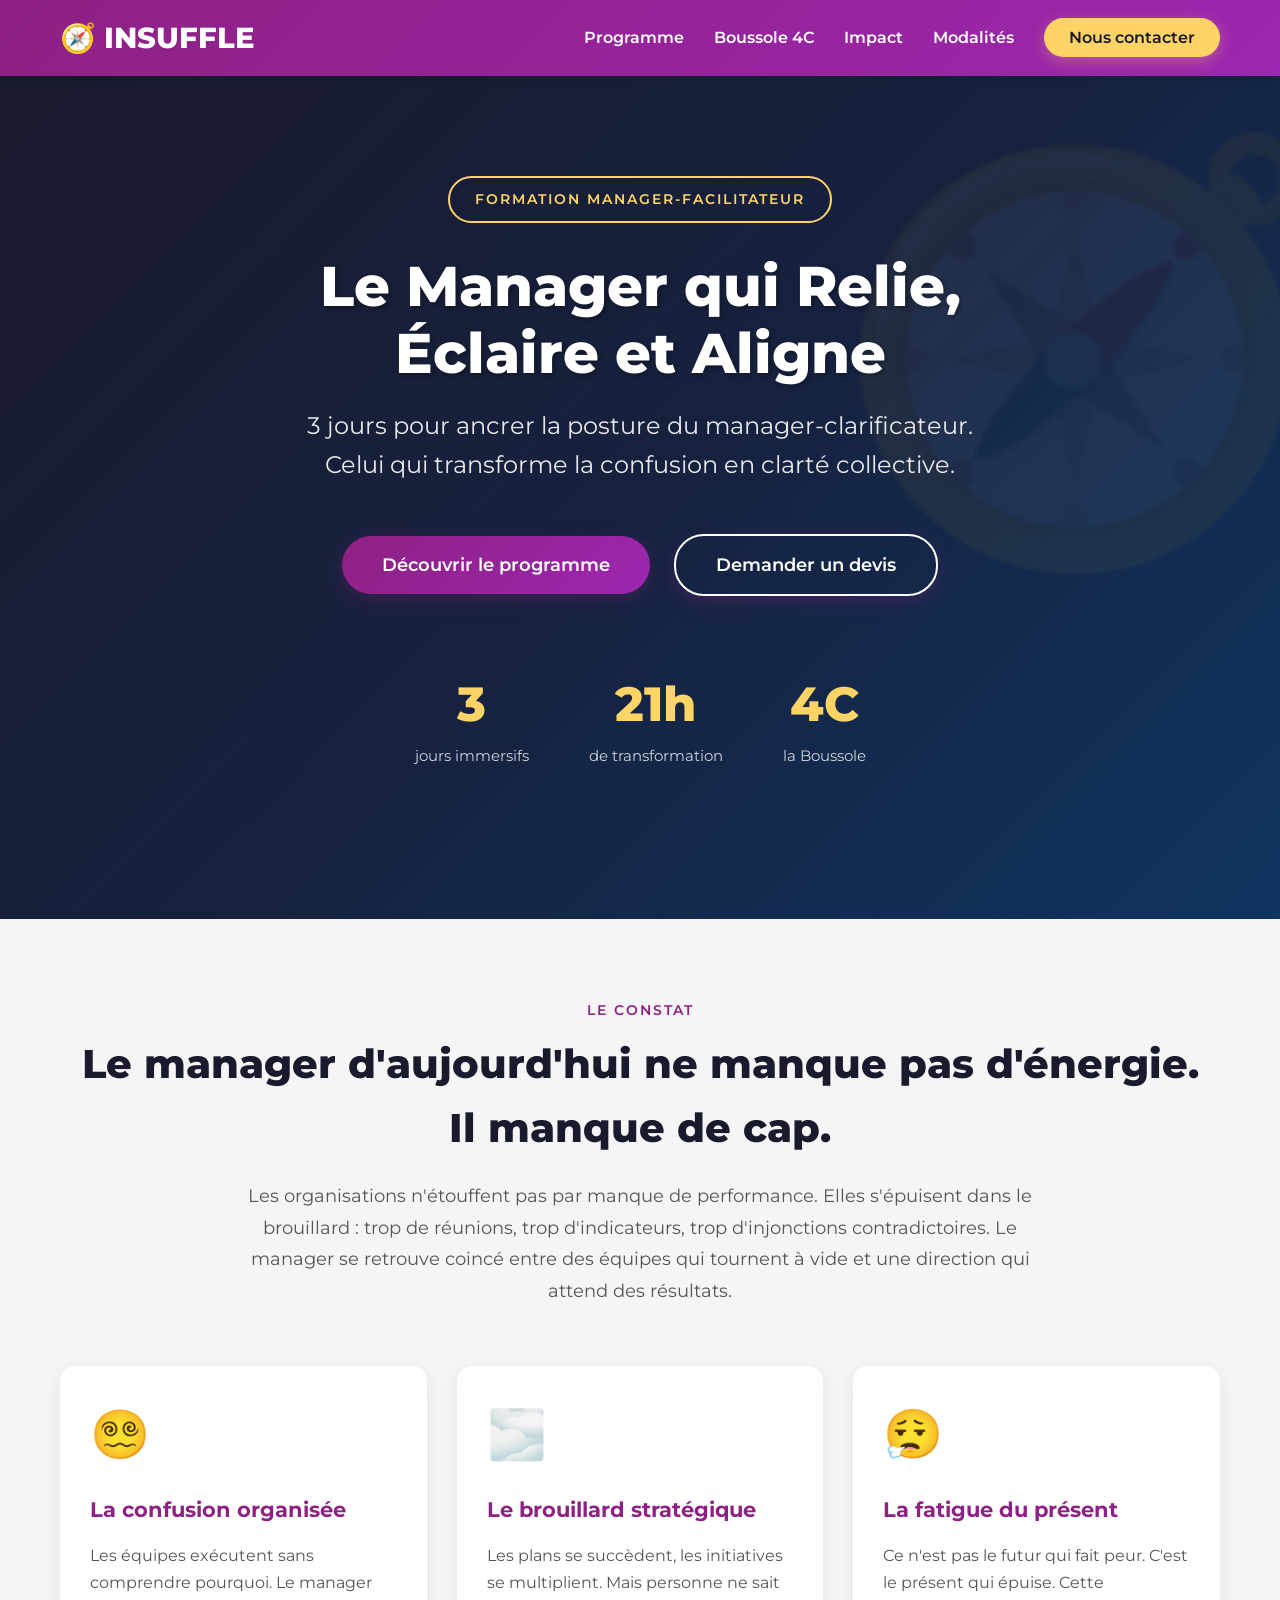
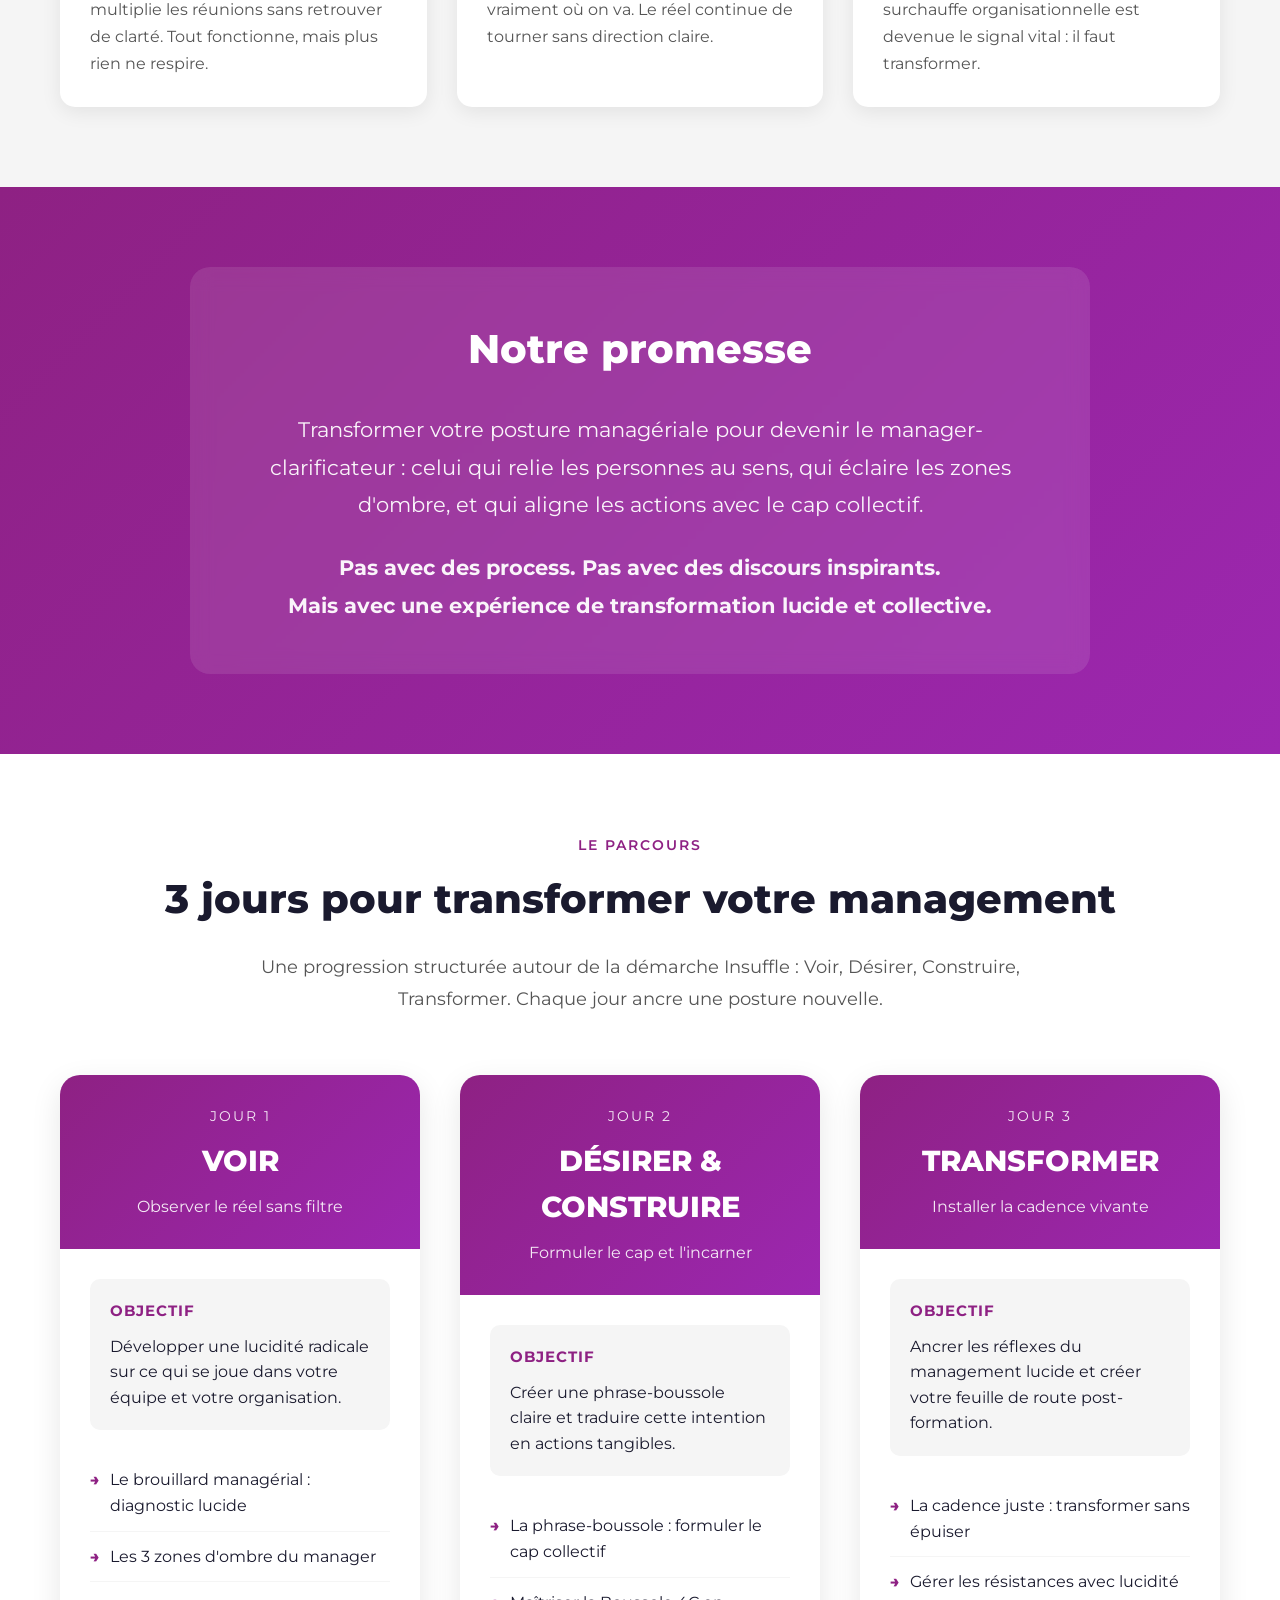
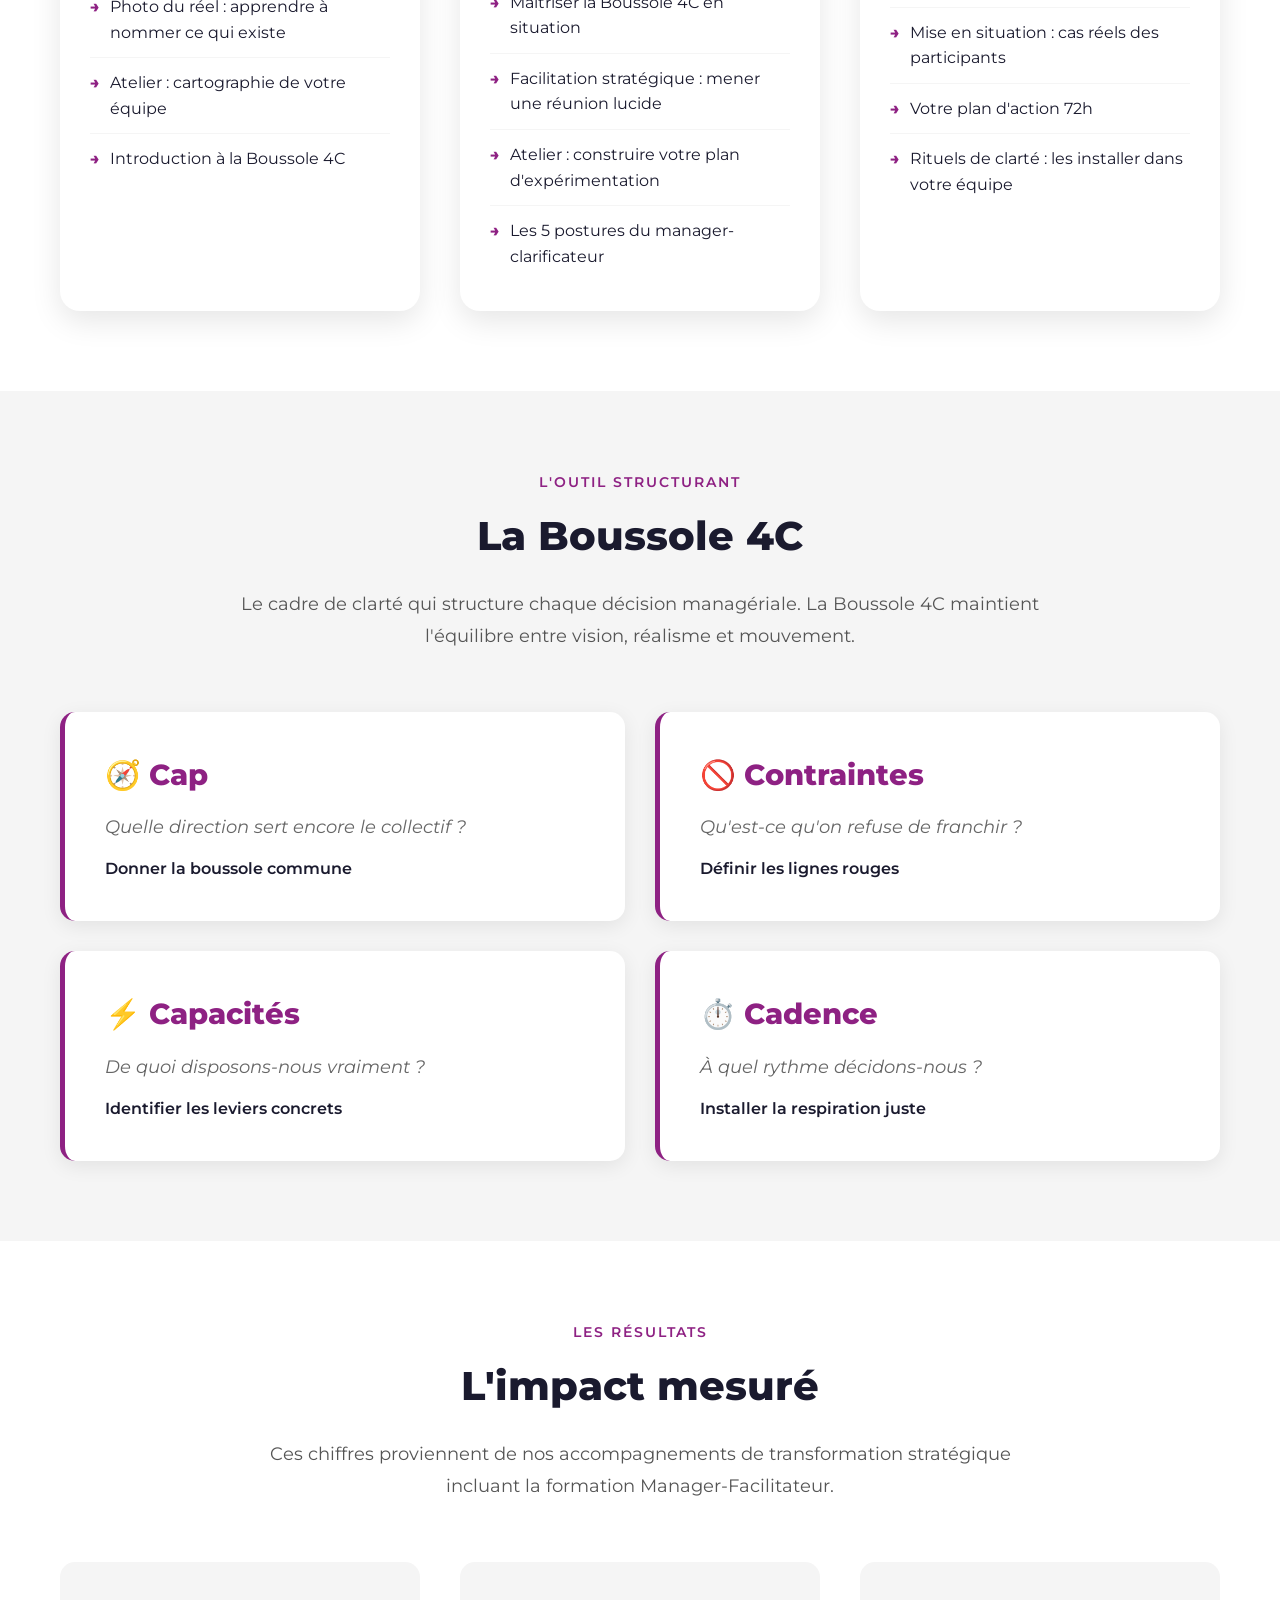
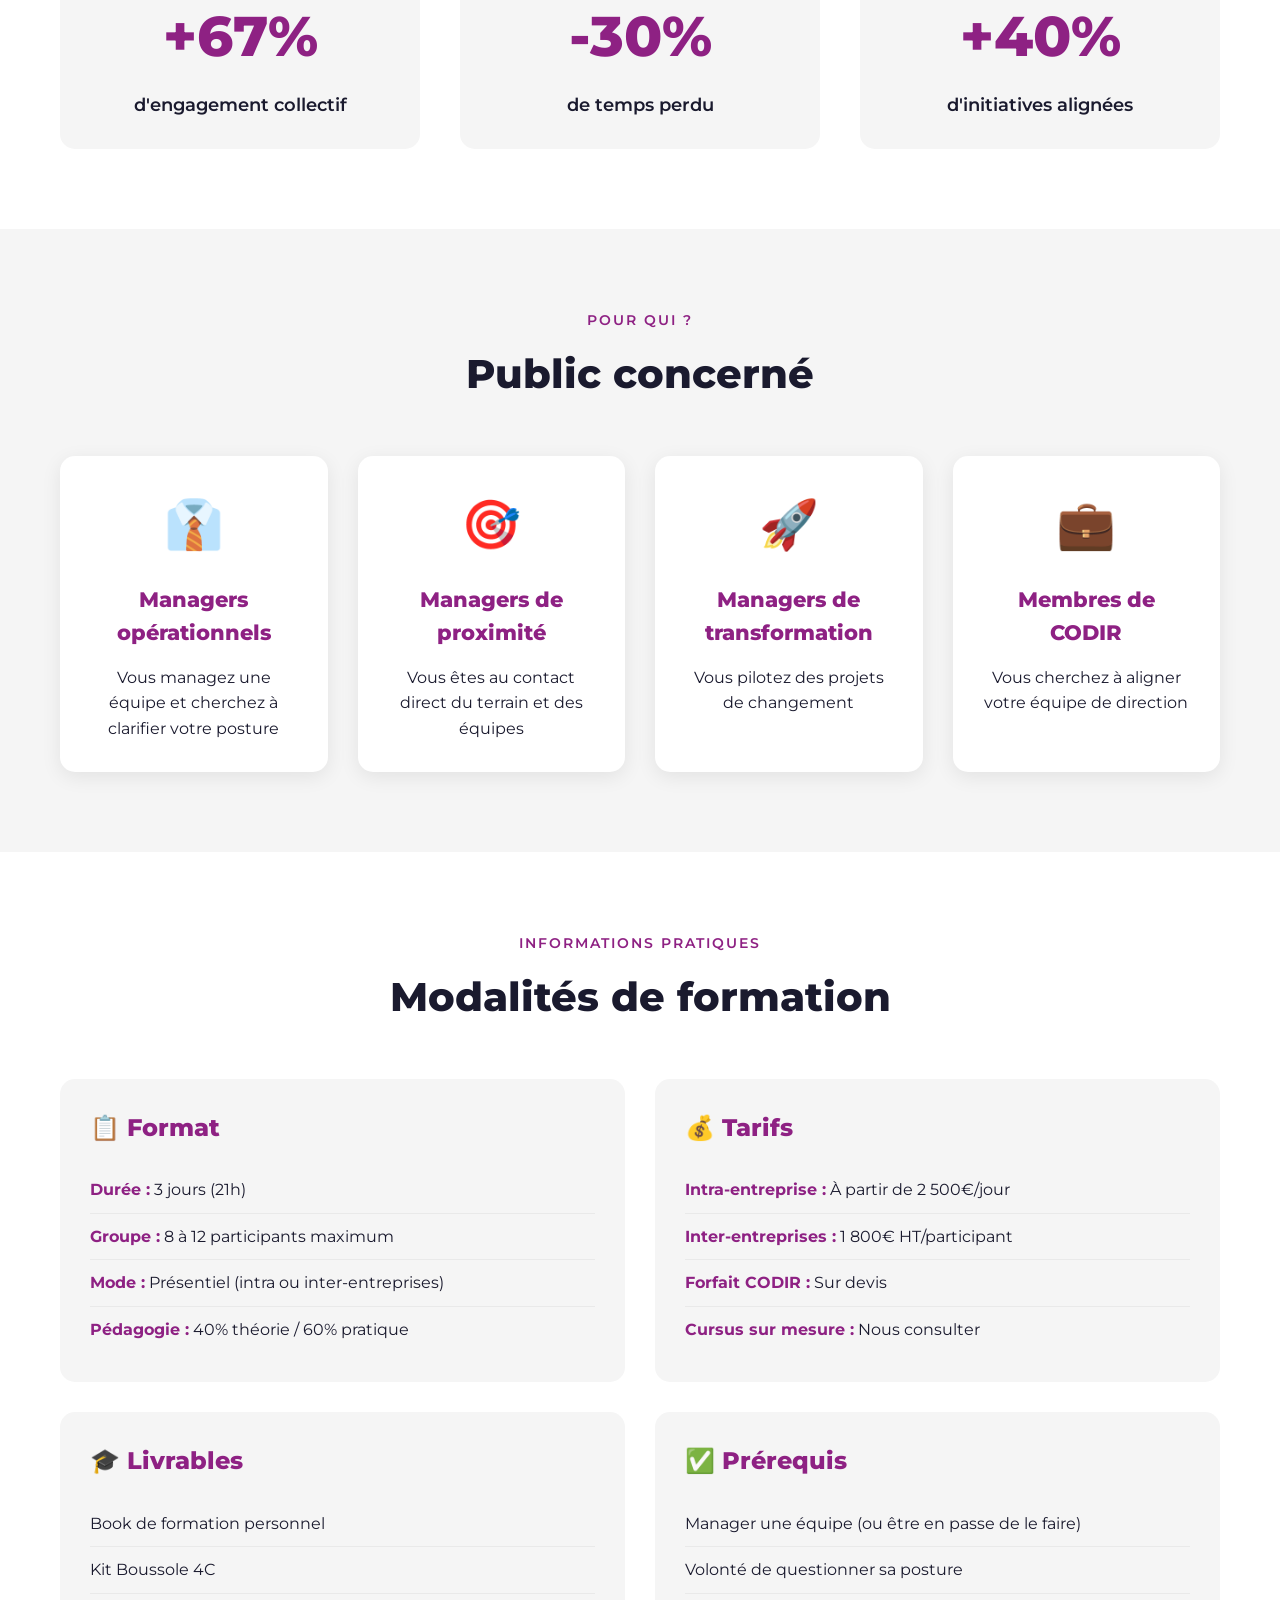
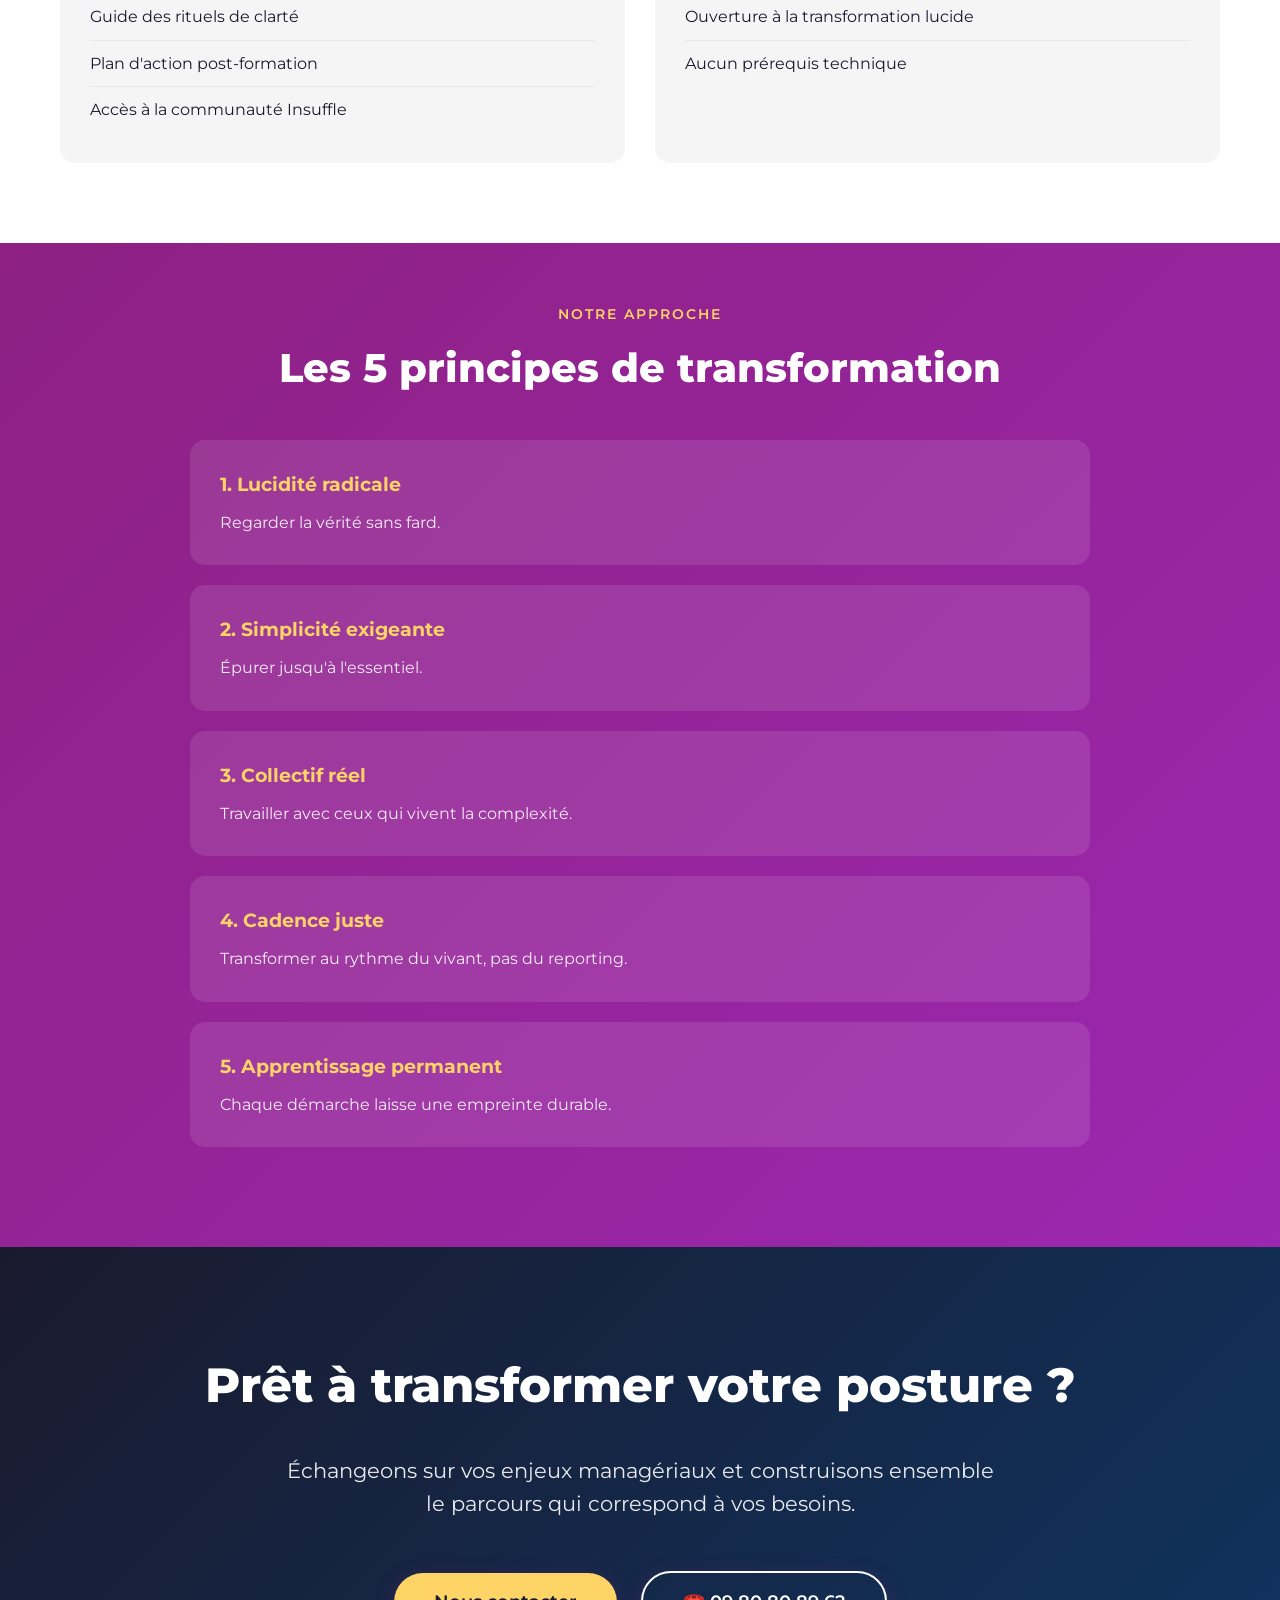
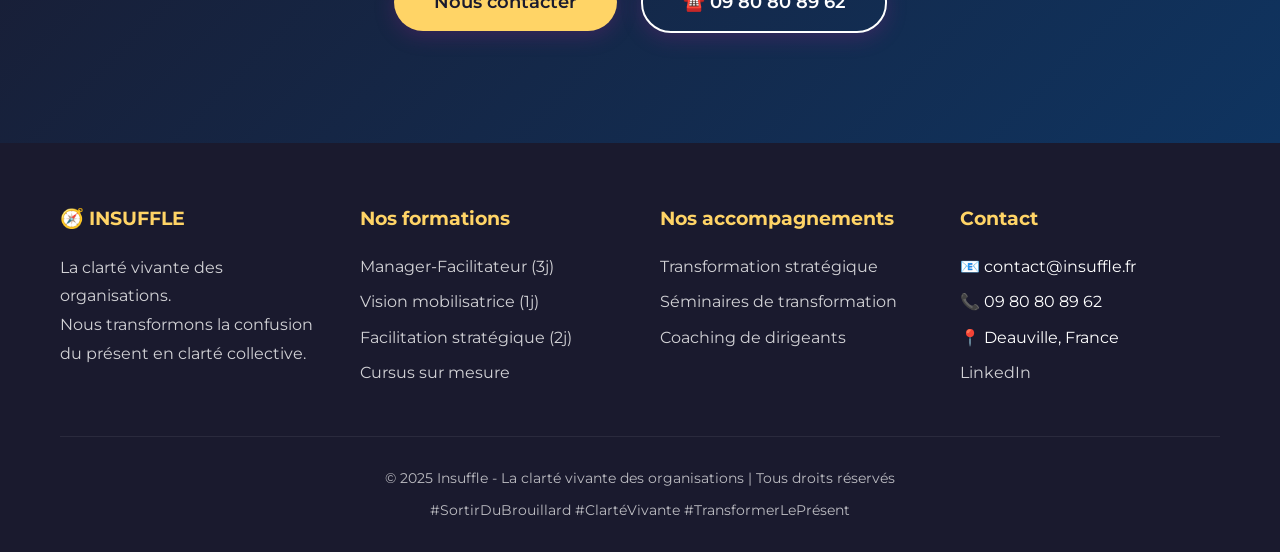
<file: Templates-html/manager-facilitateur-insuffle-deux.html>
<!DOCTYPE html>
<html lang="fr">
<head>
    <meta charset="UTF-8">
    <meta name="viewport" content="width=device-width, initial-scale=1.0">
    
    <!-- SEO Meta Tags -->
    <title>Manager-Facilitateur | Insuffle - Formation Leadership & Clarté</title>
    <meta name="description" content="Formation Manager-Facilitateur par Insuffle : 3 jours pour devenir le manager-clarificateur qui relie, éclaire et aligne. Transformez votre posture managériale avec la Boussole 4C.">
    <meta name="keywords" content="formation manager facilitateur, leadership, clarté organisationnelle, management, boussole 4C, Insuffle, transformation managériale">
    <meta name="author" content="Insuffle">
    <meta name="robots" content="index, follow">
    
    <!-- Open Graph / Social Media -->
    <meta property="og:type" content="website">
    <meta property="og:title" content="Manager-Facilitateur | Formation Leadership & Clarté">
    <meta property="og:description" content="3 jours pour devenir le manager qui transforme la confusion en clarté collective.">
    <meta property="og:url" content="https://www.insuffle.fr/manager-facilitateur">
    
    <!-- Canonical URL -->
    <link rel="canonical" href="https://www.insuffle.fr/manager-facilitateur">
    
    <!-- Google Fonts -->
    <link rel="preconnect" href="https://fonts.googleapis.com">
    <link rel="preconnect" href="https://fonts.gstatic.com" crossorigin>
    <link href="https://fonts.googleapis.com/css2?family=Montserrat:wght@400;600;800&display=swap" rel="stylesheet">
    
    <!-- Schema.org Structured Data -->
    <script type="application/ld+json">
    {
      "@context": "https://schema.org",
      "@type": "Course",
      "name": "Manager-Facilitateur : Relie, Éclaire, Aligne",
      "description": "Formation professionnelle pour développer une posture de manager-clarificateur avec la méthode Boussole 4C",
      "provider": {
        "@type": "Organization",
        "name": "Insuffle",
        "url": "https://www.insuffle.fr"
      },
      "courseCode": "MANAGER-FACILITATEUR-2025",
      "hasCourseInstance": {
        "@type": "CourseInstance",
        "courseMode": "Onsite",
        "duration": "P3D",
        "inLanguage": "fr"
      },
      "teaches": [
        "Leadership lucide",
        "Facilitation managériale",
        "Boussole 4C",
        "Clarté collective",
        "Transformation managériale"
      ],
      "educationalLevel": "Managers et Leaders d'équipe",
      "timeRequired": "PT21H"
    }
    </script>
    
    <style>
        :root {
            --primary: #8E2183;
            --secondary: #FFD466;
            --accent: #FFC0CB;
            --light: #FFFFFF;
            --dark: #1a1a2e;
            --grey: #F5F5F5;
            --soft-purple: #9c27b0;
            --soft-blue: #2196f3;
            --soft-green: #4caf50;
            --soft-orange: #ff9800;
        }
        
        * {
            margin: 0;
            padding: 0;
            box-sizing: border-box;
        }
        
        body {
            font-family: 'Montserrat', sans-serif;
            background-color: var(--light);
            color: var(--dark);
            overflow-x: hidden;
            line-height: 1.6;
        }
        
        .container {
            max-width: 1200px;
            margin: 0 auto;
            padding: 0 20px;
        }
        
        /* Navigation */
        nav {
            background: linear-gradient(135deg, var(--primary) 0%, var(--soft-purple) 100%);
            position: sticky;
            top: 0;
            z-index: 100;
            box-shadow: 0 2px 10px rgba(0,0,0,0.1);
        }
        
        .nav-container {
            display: flex;
            justify-content: space-between;
            align-items: center;
            padding: 15px 0;
        }
        
        .nav-logo {
            font-size: 1.8rem;
            color: var(--light);
            font-weight: 800;
            text-decoration: none;
        }
        
        .nav-menu {
            display: flex;
            list-style: none;
            gap: 30px;
            align-items: center;
        }
        
        .nav-menu a {
            color: var(--light);
            text-decoration: none;
            font-weight: 600;
            transition: all 0.3s ease;
        }
        
        .nav-menu a:hover {
            color: var(--secondary);
            transform: translateY(-2px);
        }
        
        .nav-cta {
            background-color: var(--secondary);
            color: var(--dark) !important;
            padding: 10px 25px;
            border-radius: 30px;
            font-weight: 600;
            box-shadow: 0 4px 15px rgba(255, 212, 102, 0.3);
        }
        
        .nav-cta:hover {
            background-color: var(--light);
            transform: translateY(-2px);
        }
        
        /* Hero Section */
        .hero {
            background: linear-gradient(135deg, #1a1a2e 0%, #16213e 50%, #0f3460 100%);
            color: var(--light);
            padding: 100px 0 150px;
            position: relative;
            overflow: hidden;
        }
        
        .hero::before {
            content: '🧭';
            position: absolute;
            font-size: 400px;
            opacity: 0.05;
            top: -50px;
            right: -50px;
            animation: float 20s ease-in-out infinite;
        }
        
        @keyframes float {
            0%, 100% { transform: translateY(0) rotate(0deg); }
            50% { transform: translateY(-30px) rotate(5deg); }
        }
        
        .hero-content {
            position: relative;
            z-index: 2;
            text-align: center;
        }
        
        .hero-badge {
            display: inline-block;
            background: transparent;
            border: 2px solid var(--secondary);
            color: var(--secondary);
            padding: 10px 25px;
            border-radius: 30px;
            font-weight: 600;
            font-size: 0.9rem;
            margin-bottom: 30px;
            text-transform: uppercase;
            letter-spacing: 2px;
        }
        
        .hero h1 {
            font-size: 3.5rem;
            font-weight: 800;
            margin-bottom: 20px;
            line-height: 1.2;
            text-shadow: 2px 2px 4px rgba(0,0,0,0.3);
        }
        
        .hero-subtitle {
            font-size: 1.5rem;
            margin-bottom: 40px;
            opacity: 0.9;
            font-weight: 400;
            max-width: 800px;
            margin-left: auto;
            margin-right: auto;
        }
        
        .hero-stats {
            display: flex;
            justify-content: center;
            gap: 60px;
            margin-top: 60px;
            flex-wrap: wrap;
        }
        
        .stat {
            text-align: center;
        }
        
        .stat-number {
            font-size: 3rem;
            font-weight: 800;
            color: var(--secondary);
            display: block;
        }
        
        .stat-label {
            font-size: 0.95rem;
            opacity: 0.8;
        }
        
        .btn {
            display: inline-block;
            padding: 15px 40px;
            background: linear-gradient(135deg, var(--primary) 0%, var(--soft-purple) 100%);
            color: var(--light);
            text-decoration: none;
            border-radius: 30px;
            font-weight: 600;
            font-size: 1.1rem;
            transition: all 0.3s ease;
            box-shadow: 0 5px 20px rgba(142, 33, 131, 0.3);
            margin: 10px;
        }
        
        .btn:hover {
            transform: translateY(-3px);
            box-shadow: 0 8px 30px rgba(142, 33, 131, 0.4);
        }
        
        .btn-outline {
            background: transparent;
            border: 2px solid var(--light);
            color: var(--light);
        }
        
        .btn-outline:hover {
            background: var(--light);
            color: var(--primary);
        }
        
        /* Section Styles */
        section {
            padding: 80px 0;
        }
        
        .section-subtitle {
            text-align: center;
            color: var(--primary);
            font-weight: 600;
            font-size: 0.9rem;
            text-transform: uppercase;
            letter-spacing: 2px;
            margin-bottom: 10px;
        }
        
        .section-title {
            text-align: center;
            font-size: 2.5rem;
            font-weight: 800;
            margin-bottom: 20px;
            color: var(--dark);
        }
        
        .section-intro {
            text-align: center;
            max-width: 800px;
            margin: 0 auto 60px;
            font-size: 1.1rem;
            color: #555;
            line-height: 1.8;
        }
        
        /* Constat Section */
        .constat {
            background: var(--grey);
        }
        
        .constat-grid {
            display: grid;
            grid-template-columns: repeat(auto-fit, minmax(300px, 1fr));
            gap: 30px;
            margin-top: 50px;
        }
        
        .constat-card {
            background: var(--light);
            padding: 30px;
            border-radius: 15px;
            box-shadow: 0 5px 20px rgba(0,0,0,0.08);
            transition: transform 0.3s ease;
        }
        
        .constat-card:hover {
            transform: translateY(-5px);
        }
        
        .constat-icon {
            font-size: 3rem;
            margin-bottom: 20px;
            display: block;
        }
        
        .constat-card h3 {
            font-size: 1.3rem;
            margin-bottom: 15px;
            color: var(--primary);
        }
        
        .constat-card p {
            color: #555;
            line-height: 1.7;
        }
        
        /* Promise Section */
        .promise {
            background: linear-gradient(135deg, var(--primary) 0%, var(--soft-purple) 100%);
            color: var(--light);
            text-align: center;
        }
        
        .promise-box {
            max-width: 900px;
            margin: 0 auto;
            padding: 50px;
            background: rgba(255,255,255,0.1);
            border-radius: 20px;
            backdrop-filter: blur(10px);
        }
        
        .promise-box h2 {
            font-size: 2.5rem;
            margin-bottom: 30px;
            font-weight: 800;
        }
        
        .promise-box p {
            font-size: 1.3rem;
            line-height: 1.8;
            opacity: 0.95;
        }
        
        /* Programme Section */
        .programme-grid {
            display: grid;
            grid-template-columns: repeat(auto-fit, minmax(350px, 1fr));
            gap: 40px;
            margin-top: 50px;
        }
        
        .jour-card {
            background: var(--light);
            border-radius: 20px;
            overflow: hidden;
            box-shadow: 0 10px 30px rgba(0,0,0,0.1);
            transition: transform 0.3s ease;
        }
        
        .jour-card:hover {
            transform: translateY(-10px);
        }
        
        .jour-header {
            background: linear-gradient(135deg, var(--primary) 0%, var(--soft-purple) 100%);
            color: var(--light);
            padding: 30px;
            text-align: center;
        }
        
        .jour-number {
            font-size: 0.9rem;
            text-transform: uppercase;
            letter-spacing: 2px;
            margin-bottom: 10px;
            opacity: 0.9;
        }
        
        .jour-title {
            font-size: 1.8rem;
            font-weight: 800;
            margin-bottom: 10px;
        }
        
        .jour-subtitle {
            font-size: 1rem;
            opacity: 0.9;
        }
        
        .jour-content {
            padding: 30px;
        }
        
        .jour-objectif {
            background: var(--grey);
            padding: 20px;
            border-radius: 10px;
            margin-bottom: 25px;
        }
        
        .jour-objectif strong {
            color: var(--primary);
            display: block;
            margin-bottom: 10px;
            font-size: 0.95rem;
            text-transform: uppercase;
            letter-spacing: 1px;
        }
        
        .jour-modules {
            list-style: none;
        }
        
        .jour-modules li {
            padding: 12px 0;
            border-bottom: 1px solid var(--grey);
            display: flex;
            align-items: start;
            gap: 10px;
        }
        
        .jour-modules li:last-child {
            border-bottom: none;
        }
        
        .jour-modules li::before {
            content: '→';
            color: var(--primary);
            font-weight: 800;
            flex-shrink: 0;
        }
        
        /* Boussole 4C Section */
        .boussole {
            background: var(--grey);
        }
        
        .boussole-grid {
            display: grid;
            grid-template-columns: repeat(2, 1fr);
            gap: 30px;
            margin-top: 50px;
        }
        
        .boussole-card {
            background: var(--light);
            padding: 40px;
            border-radius: 15px;
            box-shadow: 0 5px 20px rgba(0,0,0,0.08);
            border-left: 5px solid var(--primary);
            transition: transform 0.3s ease;
        }
        
        .boussole-card:hover {
            transform: translateX(10px);
        }
        
        .boussole-card h3 {
            font-size: 1.8rem;
            color: var(--primary);
            margin-bottom: 15px;
            font-weight: 800;
        }
        
        .boussole-card .question {
            font-style: italic;
            color: #666;
            margin-bottom: 15px;
            font-size: 1.1rem;
        }
        
        .boussole-card .objectif {
            color: var(--dark);
            font-weight: 600;
        }
        
        /* Impact Section */
        .impact {
            background: var(--light);
        }
        
        .impact-grid {
            display: grid;
            grid-template-columns: repeat(3, 1fr);
            gap: 40px;
            margin-top: 50px;
        }
        
        .impact-card {
            text-align: center;
            padding: 30px;
            background: var(--grey);
            border-radius: 15px;
            transition: all 0.3s ease;
        }
        
        .impact-card:hover {
            background: var(--primary);
            color: var(--light);
            transform: translateY(-10px);
        }
        
        .impact-number {
            font-size: 3.5rem;
            font-weight: 800;
            color: var(--primary);
            margin-bottom: 10px;
            display: block;
        }
        
        .impact-card:hover .impact-number {
            color: var(--secondary);
        }
        
        .impact-label {
            font-size: 1.1rem;
            font-weight: 600;
        }
        
        /* Public Section */
        .public {
            background: var(--grey);
        }
        
        .public-grid {
            display: grid;
            grid-template-columns: repeat(auto-fit, minmax(250px, 1fr));
            gap: 30px;
            margin-top: 50px;
        }
        
        .public-card {
            background: var(--light);
            padding: 30px;
            border-radius: 15px;
            box-shadow: 0 5px 20px rgba(0,0,0,0.08);
            text-align: center;
        }
        
        .public-icon {
            font-size: 3rem;
            margin-bottom: 20px;
            display: block;
        }
        
        .public-card h3 {
            font-size: 1.3rem;
            color: var(--primary);
            margin-bottom: 15px;
            font-weight: 800;
        }
        
        /* Modalités Section */
        .modalites {
            background: var(--light);
        }
        
        .modalites-grid {
            display: grid;
            grid-template-columns: repeat(2, 1fr);
            gap: 30px;
            margin-top: 50px;
        }
        
        .modalite-card {
            background: var(--grey);
            padding: 30px;
            border-radius: 15px;
        }
        
        .modalite-card h3 {
            color: var(--primary);
            font-size: 1.5rem;
            margin-bottom: 20px;
            font-weight: 800;
        }
        
        .modalite-card ul {
            list-style: none;
        }
        
        .modalite-card li {
            padding: 10px 0;
            border-bottom: 1px solid rgba(0,0,0,0.05);
        }
        
        .modalite-card li:last-child {
            border-bottom: none;
        }
        
        .modalite-card strong {
            color: var(--primary);
        }
        
        /* CTA Section */
        .cta-section {
            background: linear-gradient(135deg, var(--dark) 0%, #0f3460 100%);
            color: var(--light);
            text-align: center;
            padding: 100px 0;
        }
        
        .cta-section h2 {
            font-size: 3rem;
            font-weight: 800;
            margin-bottom: 30px;
        }
        
        .cta-section p {
            font-size: 1.3rem;
            margin-bottom: 40px;
            opacity: 0.9;
        }
        
        /* Footer */
        footer {
            background: var(--dark);
            color: var(--light);
            padding: 60px 0 30px;
        }
        
        .footer-grid {
            display: grid;
            grid-template-columns: repeat(auto-fit, minmax(250px, 1fr));
            gap: 40px;
            margin-bottom: 40px;
        }
        
        .footer-section h3 {
            color: var(--secondary);
            margin-bottom: 20px;
            font-size: 1.2rem;
        }
        
        .footer-section ul {
            list-style: none;
        }
        
        .footer-section ul li {
            margin-bottom: 10px;
        }
        
        .footer-section a {
            color: var(--light);
            text-decoration: none;
            opacity: 0.8;
            transition: opacity 0.3s ease;
        }
        
        .footer-section a:hover {
            opacity: 1;
            color: var(--secondary);
        }
        
        .footer-bottom {
            text-align: center;
            padding-top: 30px;
            border-top: 1px solid rgba(255,255,255,0.1);
            opacity: 0.7;
            font-size: 0.9rem;
        }
        
        /* Responsive */
        @media (max-width: 768px) {
            .hero h1 {
                font-size: 2.5rem;
            }
            
            .hero-subtitle {
                font-size: 1.2rem;
            }
            
            .hero-stats {
                gap: 30px;
            }
            
            .stat-number {
                font-size: 2rem;
            }
            
            .section-title {
                font-size: 2rem;
            }
            
            .programme-grid,
            .boussole-grid,
            .impact-grid,
            .modalites-grid {
                grid-template-columns: 1fr;
            }
            
            .nav-menu {
                flex-direction: column;
                gap: 15px;
            }
            
            .cta-section h2 {
                font-size: 2rem;
            }
        }
    </style>
</head>
<body>
    <!-- Navigation -->
    <nav>
        <div class="container">
            <div class="nav-container">
                <a href="/" class="nav-logo">🧭 INSUFFLE</a>
                <ul class="nav-menu">
                    <li><a href="#programme">Programme</a></li>
                    <li><a href="#boussole">Boussole 4C</a></li>
                    <li><a href="#impact">Impact</a></li>
                    <li><a href="#modalites">Modalités</a></li>
                    <li><a href="#contact" class="nav-cta">Nous contacter</a></li>
                </ul>
            </div>
        </div>
    </nav>

    <!-- Hero Section -->
    <section class="hero">
        <div class="container">
            <div class="hero-content">
                <div class="hero-badge">Formation Manager-Facilitateur</div>
                <h1>Le Manager qui Relie,<br>Éclaire et Aligne</h1>
                <p class="hero-subtitle">3 jours pour ancrer la posture du manager-clarificateur.<br>Celui qui transforme la confusion en clarté collective.</p>
                
                <div>
                    <a href="#programme" class="btn">Découvrir le programme</a>
                    <a href="#contact" class="btn btn-outline">Demander un devis</a>
                </div>
                
                <div class="hero-stats">
                    <div class="stat">
                        <span class="stat-number">3</span>
                        <span class="stat-label">jours immersifs</span>
                    </div>
                    <div class="stat">
                        <span class="stat-number">21h</span>
                        <span class="stat-label">de transformation</span>
                    </div>
                    <div class="stat">
                        <span class="stat-number">4C</span>
                        <span class="stat-label">la Boussole</span>
                    </div>
                </div>
            </div>
        </div>
    </section>

    <!-- Constat Section -->
    <section class="constat">
        <div class="container">
            <div class="section-subtitle">Le constat</div>
            <h2 class="section-title">Le manager d'aujourd'hui ne manque pas d'énergie.<br>Il manque de cap.</h2>
            <p class="section-intro">Les organisations n'étouffent pas par manque de performance. Elles s'épuisent dans le brouillard : trop de réunions, trop d'indicateurs, trop d'injonctions contradictoires. Le manager se retrouve coincé entre des équipes qui tournent à vide et une direction qui attend des résultats.</p>
            
            <div class="constat-grid">
                <div class="constat-card">
                    <span class="constat-icon">😵‍💫</span>
                    <h3>La confusion organisée</h3>
                    <p>Les équipes exécutent sans comprendre pourquoi. Le manager multiplie les réunions sans retrouver de clarté. Tout fonctionne, mais plus rien ne respire.</p>
                </div>
                
                <div class="constat-card">
                    <span class="constat-icon">🌫️</span>
                    <h3>Le brouillard stratégique</h3>
                    <p>Les plans se succèdent, les initiatives se multiplient. Mais personne ne sait vraiment où on va. Le réel continue de tourner sans direction claire.</p>
                </div>
                
                <div class="constat-card">
                    <span class="constat-icon">😮‍💨</span>
                    <h3>La fatigue du présent</h3>
                    <p>Ce n'est pas le futur qui fait peur. C'est le présent qui épuise. Cette surchauffe organisationnelle est devenue le signal vital : il faut transformer.</p>
                </div>
            </div>
        </div>
    </section>

    <!-- Promise Section -->
    <section class="promise">
        <div class="container">
            <div class="promise-box">
                <h2>Notre promesse</h2>
                <p>Transformer votre posture managériale pour devenir le manager-clarificateur : celui qui relie les personnes au sens, qui éclaire les zones d'ombre, et qui aligne les actions avec le cap collectif.</p>
                <br>
                <p><strong>Pas avec des process. Pas avec des discours inspirants.<br>Mais avec une expérience de transformation lucide et collective.</strong></p>
            </div>
        </div>
    </section>

    <!-- Programme Section -->
    <section id="programme" class="programme">
        <div class="container">
            <div class="section-subtitle">Le parcours</div>
            <h2 class="section-title">3 jours pour transformer votre management</h2>
            <p class="section-intro">Une progression structurée autour de la démarche Insuffle : Voir, Désirer, Construire, Transformer. Chaque jour ancre une posture nouvelle.</p>
            
            <div class="programme-grid">
                <!-- Jour 1 -->
                <div class="jour-card">
                    <div class="jour-header">
                        <div class="jour-number">Jour 1</div>
                        <h3 class="jour-title">VOIR</h3>
                        <p class="jour-subtitle">Observer le réel sans filtre</p>
                    </div>
                    <div class="jour-content">
                        <div class="jour-objectif">
                            <strong>Objectif</strong>
                            Développer une lucidité radicale sur ce qui se joue dans votre équipe et votre organisation.
                        </div>
                        <ul class="jour-modules">
                            <li>Le brouillard managérial : diagnostic lucide</li>
                            <li>Les 3 zones d'ombre du manager</li>
                            <li>Photo du réel : apprendre à nommer ce qui existe</li>
                            <li>Atelier : cartographie de votre équipe</li>
                            <li>Introduction à la Boussole 4C</li>
                        </ul>
                    </div>
                </div>
                
                <!-- Jour 2 -->
                <div class="jour-card">
                    <div class="jour-header">
                        <div class="jour-number">Jour 2</div>
                        <h3 class="jour-title">DÉSIRER & CONSTRUIRE</h3>
                        <p class="jour-subtitle">Formuler le cap et l'incarner</p>
                    </div>
                    <div class="jour-content">
                        <div class="jour-objectif">
                            <strong>Objectif</strong>
                            Créer une phrase-boussole claire et traduire cette intention en actions tangibles.
                        </div>
                        <ul class="jour-modules">
                            <li>La phrase-boussole : formuler le cap collectif</li>
                            <li>Maîtriser la Boussole 4C en situation</li>
                            <li>Facilitation stratégique : mener une réunion lucide</li>
                            <li>Atelier : construire votre plan d'expérimentation</li>
                            <li>Les 5 postures du manager-clarificateur</li>
                        </ul>
                    </div>
                </div>
                
                <!-- Jour 3 -->
                <div class="jour-card">
                    <div class="jour-header">
                        <div class="jour-number">Jour 3</div>
                        <h3 class="jour-title">TRANSFORMER</h3>
                        <p class="jour-subtitle">Installer la cadence vivante</p>
                    </div>
                    <div class="jour-content">
                        <div class="jour-objectif">
                            <strong>Objectif</strong>
                            Ancrer les réflexes du management lucide et créer votre feuille de route post-formation.
                        </div>
                        <ul class="jour-modules">
                            <li>La cadence juste : transformer sans épuiser</li>
                            <li>Gérer les résistances avec lucidité</li>
                            <li>Mise en situation : cas réels des participants</li>
                            <li>Votre plan d'action 72h</li>
                            <li>Rituels de clarté : les installer dans votre équipe</li>
                        </ul>
                    </div>
                </div>
            </div>
        </div>
    </section>

    <!-- Boussole 4C Section -->
    <section id="boussole" class="boussole">
        <div class="container">
            <div class="section-subtitle">L'outil structurant</div>
            <h2 class="section-title">La Boussole 4C</h2>
            <p class="section-intro">Le cadre de clarté qui structure chaque décision managériale. La Boussole 4C maintient l'équilibre entre vision, réalisme et mouvement.</p>
            
            <div class="boussole-grid">
                <div class="boussole-card">
                    <h3>🧭 Cap</h3>
                    <p class="question">Quelle direction sert encore le collectif ?</p>
                    <p class="objectif">Donner la boussole commune</p>
                </div>
                
                <div class="boussole-card">
                    <h3>🚫 Contraintes</h3>
                    <p class="question">Qu'est-ce qu'on refuse de franchir ?</p>
                    <p class="objectif">Définir les lignes rouges</p>
                </div>
                
                <div class="boussole-card">
                    <h3>⚡ Capacités</h3>
                    <p class="question">De quoi disposons-nous vraiment ?</p>
                    <p class="objectif">Identifier les leviers concrets</p>
                </div>
                
                <div class="boussole-card">
                    <h3>⏱️ Cadence</h3>
                    <p class="question">À quel rythme décidons-nous ?</p>
                    <p class="objectif">Installer la respiration juste</p>
                </div>
            </div>
        </div>
    </section>

    <!-- Impact Section -->
    <section id="impact" class="impact">
        <div class="container">
            <div class="section-subtitle">Les résultats</div>
            <h2 class="section-title">L'impact mesuré</h2>
            <p class="section-intro">Ces chiffres proviennent de nos accompagnements de transformation stratégique incluant la formation Manager-Facilitateur.</p>
            
            <div class="impact-grid">
                <div class="impact-card">
                    <span class="impact-number">+67%</span>
                    <p class="impact-label">d'engagement collectif</p>
                </div>
                
                <div class="impact-card">
                    <span class="impact-number">-30%</span>
                    <p class="impact-label">de temps perdu</p>
                </div>
                
                <div class="impact-card">
                    <span class="impact-number">+40%</span>
                    <p class="impact-label">d'initiatives alignées</p>
                </div>
            </div>
        </div>
    </section>

    <!-- Public Section -->
    <section class="public">
        <div class="container">
            <div class="section-subtitle">Pour qui ?</div>
            <h2 class="section-title">Public concerné</h2>
            
            <div class="public-grid">
                <div class="public-card">
                    <span class="public-icon">👔</span>
                    <h3>Managers opérationnels</h3>
                    <p>Vous managez une équipe et cherchez à clarifier votre posture</p>
                </div>
                
                <div class="public-card">
                    <span class="public-icon">🎯</span>
                    <h3>Managers de proximité</h3>
                    <p>Vous êtes au contact direct du terrain et des équipes</p>
                </div>
                
                <div class="public-card">
                    <span class="public-icon">🚀</span>
                    <h3>Managers de transformation</h3>
                    <p>Vous pilotez des projets de changement</p>
                </div>
                
                <div class="public-card">
                    <span class="public-icon">💼</span>
                    <h3>Membres de CODIR</h3>
                    <p>Vous cherchez à aligner votre équipe de direction</p>
                </div>
            </div>
        </div>
    </section>

    <!-- Modalités Section -->
    <section id="modalites" class="modalites">
        <div class="container">
            <div class="section-subtitle">Informations pratiques</div>
            <h2 class="section-title">Modalités de formation</h2>
            
            <div class="modalites-grid">
                <div class="modalite-card">
                    <h3>📋 Format</h3>
                    <ul>
                        <li><strong>Durée :</strong> 3 jours (21h)</li>
                        <li><strong>Groupe :</strong> 8 à 12 participants maximum</li>
                        <li><strong>Mode :</strong> Présentiel (intra ou inter-entreprises)</li>
                        <li><strong>Pédagogie :</strong> 40% théorie / 60% pratique</li>
                    </ul>
                </div>
                
                <div class="modalite-card">
                    <h3>💰 Tarifs</h3>
                    <ul>
                        <li><strong>Intra-entreprise :</strong> À partir de 2 500€/jour</li>
                        <li><strong>Inter-entreprises :</strong> 1 800€ HT/participant</li>
                        <li><strong>Forfait CODIR :</strong> Sur devis</li>
                        <li><strong>Cursus sur mesure :</strong> Nous consulter</li>
                    </ul>
                </div>
                
                <div class="modalite-card">
                    <h3>🎓 Livrables</h3>
                    <ul>
                        <li>Book de formation personnel</li>
                        <li>Kit Boussole 4C</li>
                        <li>Guide des rituels de clarté</li>
                        <li>Plan d'action post-formation</li>
                        <li>Accès à la communauté Insuffle</li>
                    </ul>
                </div>
                
                <div class="modalite-card">
                    <h3>✅ Prérequis</h3>
                    <ul>
                        <li>Manager une équipe (ou être en passe de le faire)</li>
                        <li>Volonté de questionner sa posture</li>
                        <li>Ouverture à la transformation lucide</li>
                        <li>Aucun prérequis technique</li>
                    </ul>
                </div>
            </div>
        </div>
    </section>

    <!-- Principes Section -->
    <section class="promise" style="padding: 60px 0;">
        <div class="container">
            <div class="section-subtitle" style="color: var(--secondary);">Notre approche</div>
            <h2 class="section-title" style="color: var(--light);">Les 5 principes de transformation</h2>
            
            <div style="max-width: 900px; margin: 40px auto; text-align: left;">
                <div style="background: rgba(255,255,255,0.1); padding: 30px; border-radius: 15px; margin-bottom: 20px;">
                    <h3 style="color: var(--secondary); margin-bottom: 10px;">1. Lucidité radicale</h3>
                    <p style="opacity: 0.9;">Regarder la vérité sans fard.</p>
                </div>
                
                <div style="background: rgba(255,255,255,0.1); padding: 30px; border-radius: 15px; margin-bottom: 20px;">
                    <h3 style="color: var(--secondary); margin-bottom: 10px;">2. Simplicité exigeante</h3>
                    <p style="opacity: 0.9;">Épurer jusqu'à l'essentiel.</p>
                </div>
                
                <div style="background: rgba(255,255,255,0.1); padding: 30px; border-radius: 15px; margin-bottom: 20px;">
                    <h3 style="color: var(--secondary); margin-bottom: 10px;">3. Collectif réel</h3>
                    <p style="opacity: 0.9;">Travailler avec ceux qui vivent la complexité.</p>
                </div>
                
                <div style="background: rgba(255,255,255,0.1); padding: 30px; border-radius: 15px; margin-bottom: 20px;">
                    <h3 style="color: var(--secondary); margin-bottom: 10px;">4. Cadence juste</h3>
                    <p style="opacity: 0.9;">Transformer au rythme du vivant, pas du reporting.</p>
                </div>
                
                <div style="background: rgba(255,255,255,0.1); padding: 30px; border-radius: 15px;">
                    <h3 style="color: var(--secondary); margin-bottom: 10px;">5. Apprentissage permanent</h3>
                    <p style="opacity: 0.9;">Chaque démarche laisse une empreinte durable.</p>
                </div>
            </div>
        </div>
    </section>

    <!-- CTA Section -->
    <section id="contact" class="cta-section">
        <div class="container">
            <h2>Prêt à transformer votre posture ?</h2>
            <p>Échangeons sur vos enjeux managériaux et construisons ensemble<br>le parcours qui correspond à vos besoins.</p>
            <a href="mailto:contact@insuffle.fr" class="btn" style="background: var(--secondary); color: var(--dark);">Nous contacter</a>
            <a href="tel:+33980808962" class="btn btn-outline">☎️ 09 80 80 89 62</a>
        </div>
    </section>

    <!-- Footer -->
    <footer>
        <div class="container">
            <div class="footer-grid">
                <div class="footer-section">
                    <h3>🧭 INSUFFLE</h3>
                    <p style="opacity: 0.8; line-height: 1.8;">La clarté vivante des organisations.<br>Nous transformons la confusion du présent en clarté collective.</p>
                </div>
                
                <div class="footer-section">
                    <h3>Nos formations</h3>
                    <ul>
                        <li><a href="#">Manager-Facilitateur (3j)</a></li>
                        <li><a href="#">Vision mobilisatrice (1j)</a></li>
                        <li><a href="#">Facilitation stratégique (2j)</a></li>
                        <li><a href="#">Cursus sur mesure</a></li>
                    </ul>
                </div>
                
                <div class="footer-section">
                    <h3>Nos accompagnements</h3>
                    <ul>
                        <li><a href="#">Transformation stratégique</a></li>
                        <li><a href="#">Séminaires de transformation</a></li>
                        <li><a href="#">Coaching de dirigeants</a></li>
                    </ul>
                </div>
                
                <div class="footer-section">
                    <h3>Contact</h3>
                    <ul>
                        <li>📧 contact@insuffle.fr</li>
                        <li>📞 09 80 80 89 62</li>
                        <li>📍 Deauville, France</li>
                        <li><a href="#">LinkedIn</a></li>
                    </ul>
                </div>
            </div>
            
            <div class="footer-bottom">
                <p>© 2025 Insuffle - La clarté vivante des organisations | Tous droits réservés</p>
                <p style="margin-top: 10px; font-size: 0.85rem;">#SortirDuBrouillard #ClartéVivante #TransformerLePrésent</p>
            </div>
        </div>
    </footer>

    <script>
        // Smooth scroll
        document.querySelectorAll('a[href^="#"]').forEach(anchor => {
            anchor.addEventListener('click', function (e) {
                e.preventDefault();
                const target = document.querySelector(this.getAttribute('href'));
                if (target) {
                    target.scrollIntoView({
                        behavior: 'smooth',
                        block: 'start'
                    });
                }
            });
        });

        // Animation on scroll
        const observerOptions = {
            threshold: 0.1,
            rootMargin: '0px 0px -50px 0px'
        };

        const observer = new IntersectionObserver((entries) => {
            entries.forEach(entry => {
                if (entry.isIntersecting) {
                    entry.target.style.opacity = '1';
                    entry.target.style.transform = 'translateY(0)';
                }
            });
        }, observerOptions);

        document.querySelectorAll('.constat-card, .jour-card, .boussole-card, .impact-card, .public-card, .modalite-card').forEach(el => {
            el.style.opacity = '0';
            el.style.transform = 'translateY(20px)';
            el.style.transition = 'all 0.6s ease';
            observer.observe(el);
        });
    </script>
</body>
</html>
</file>
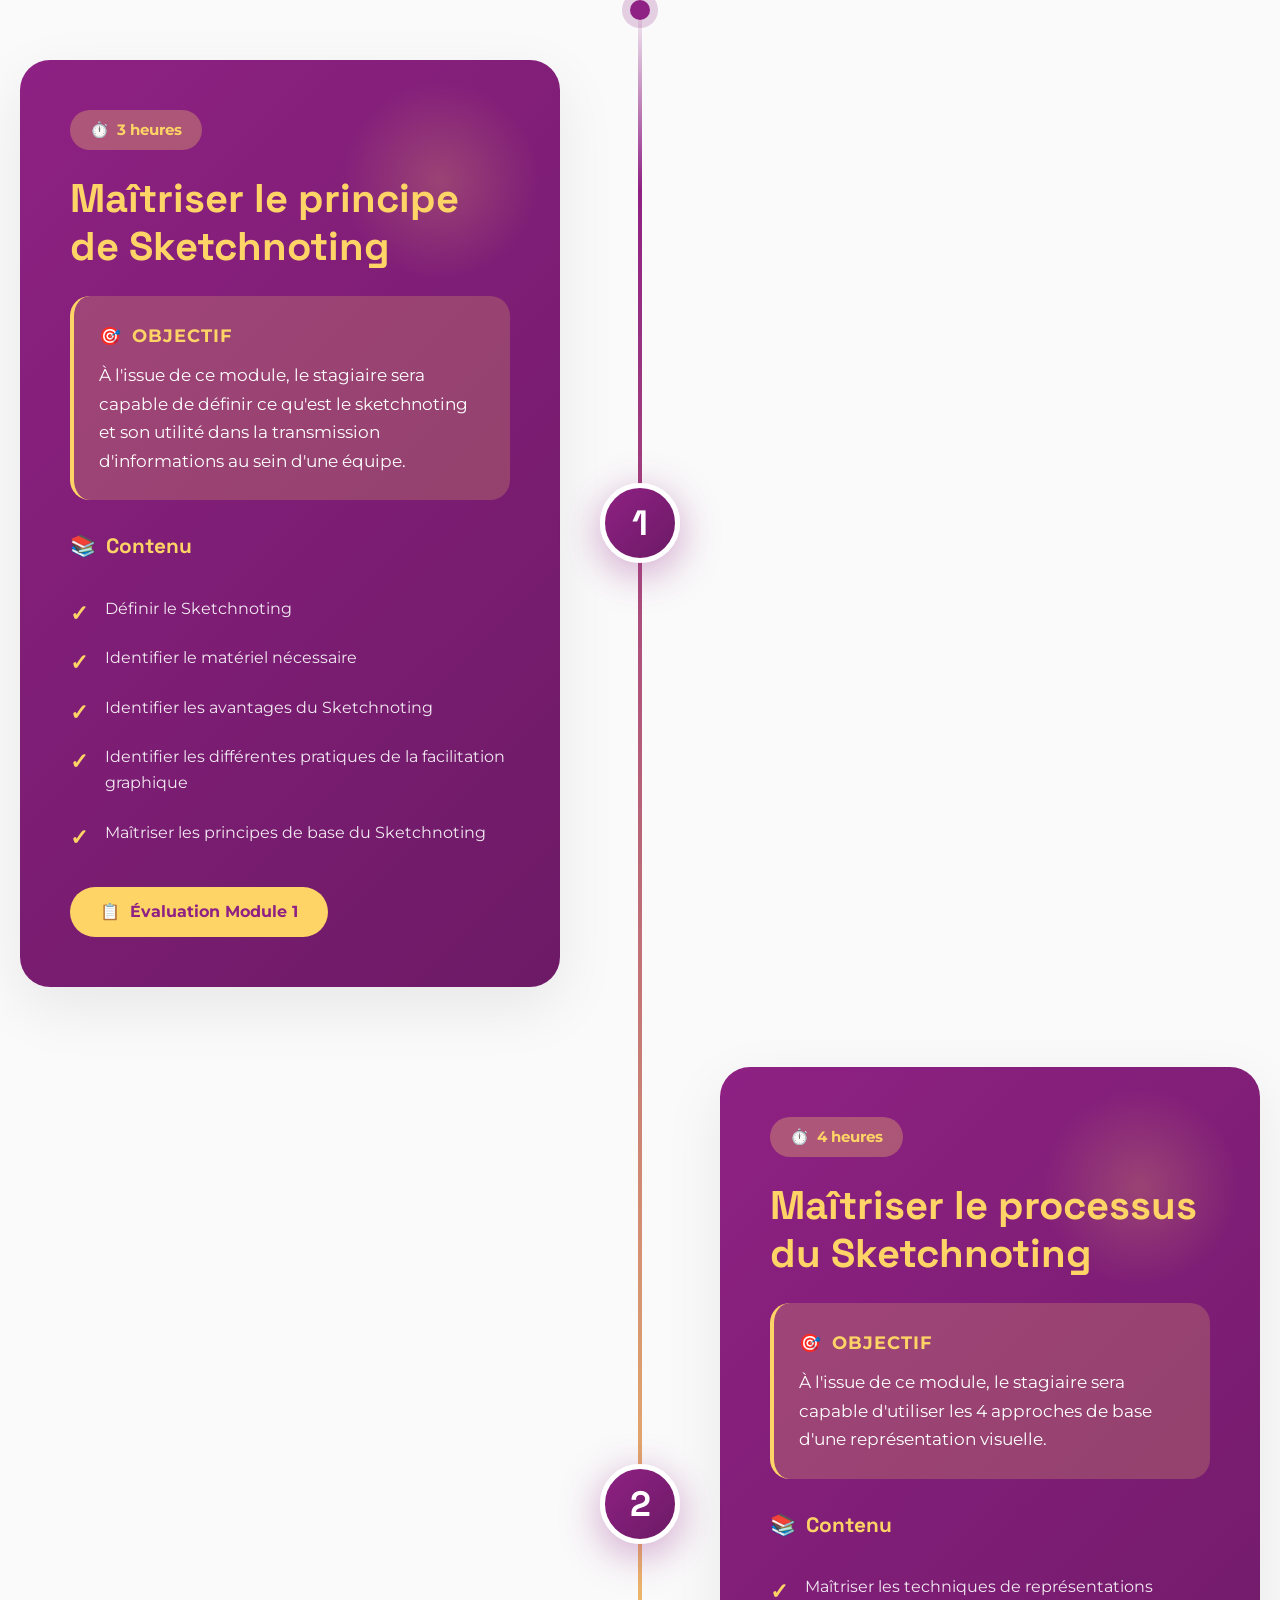
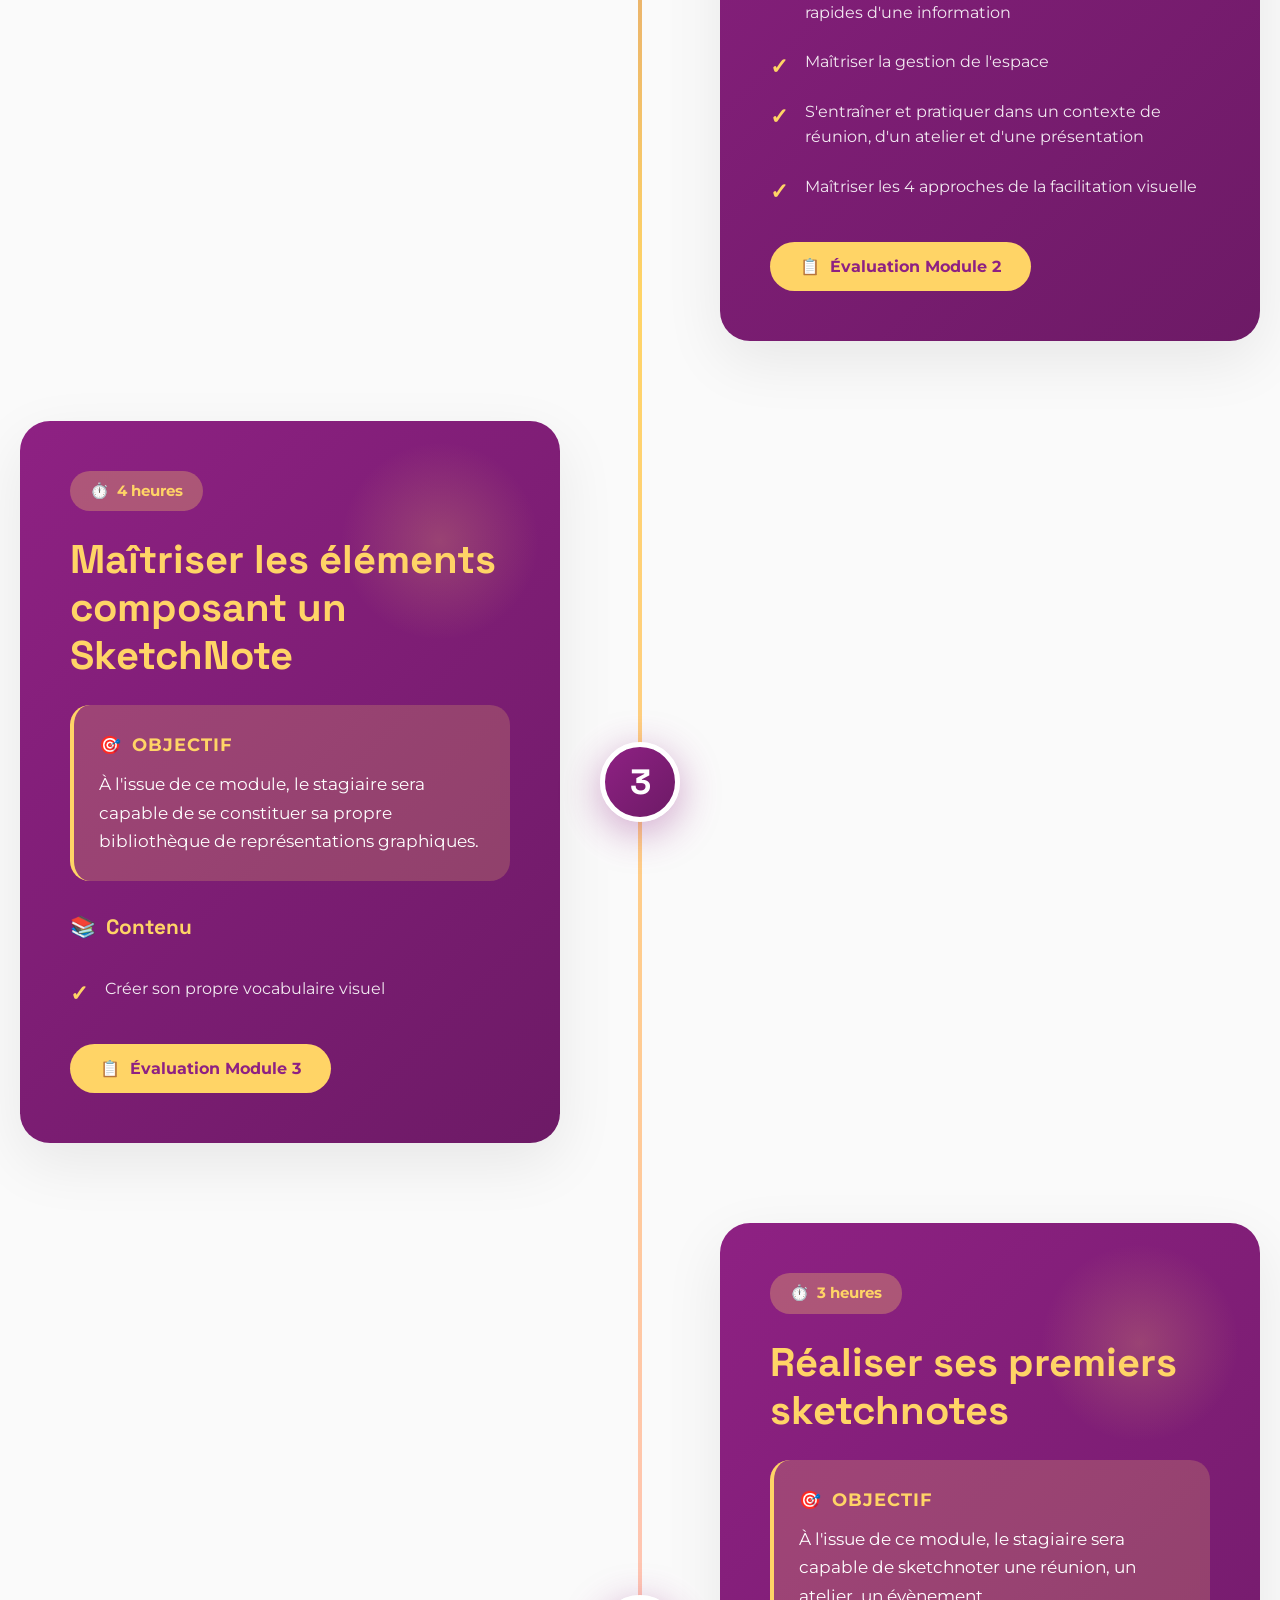
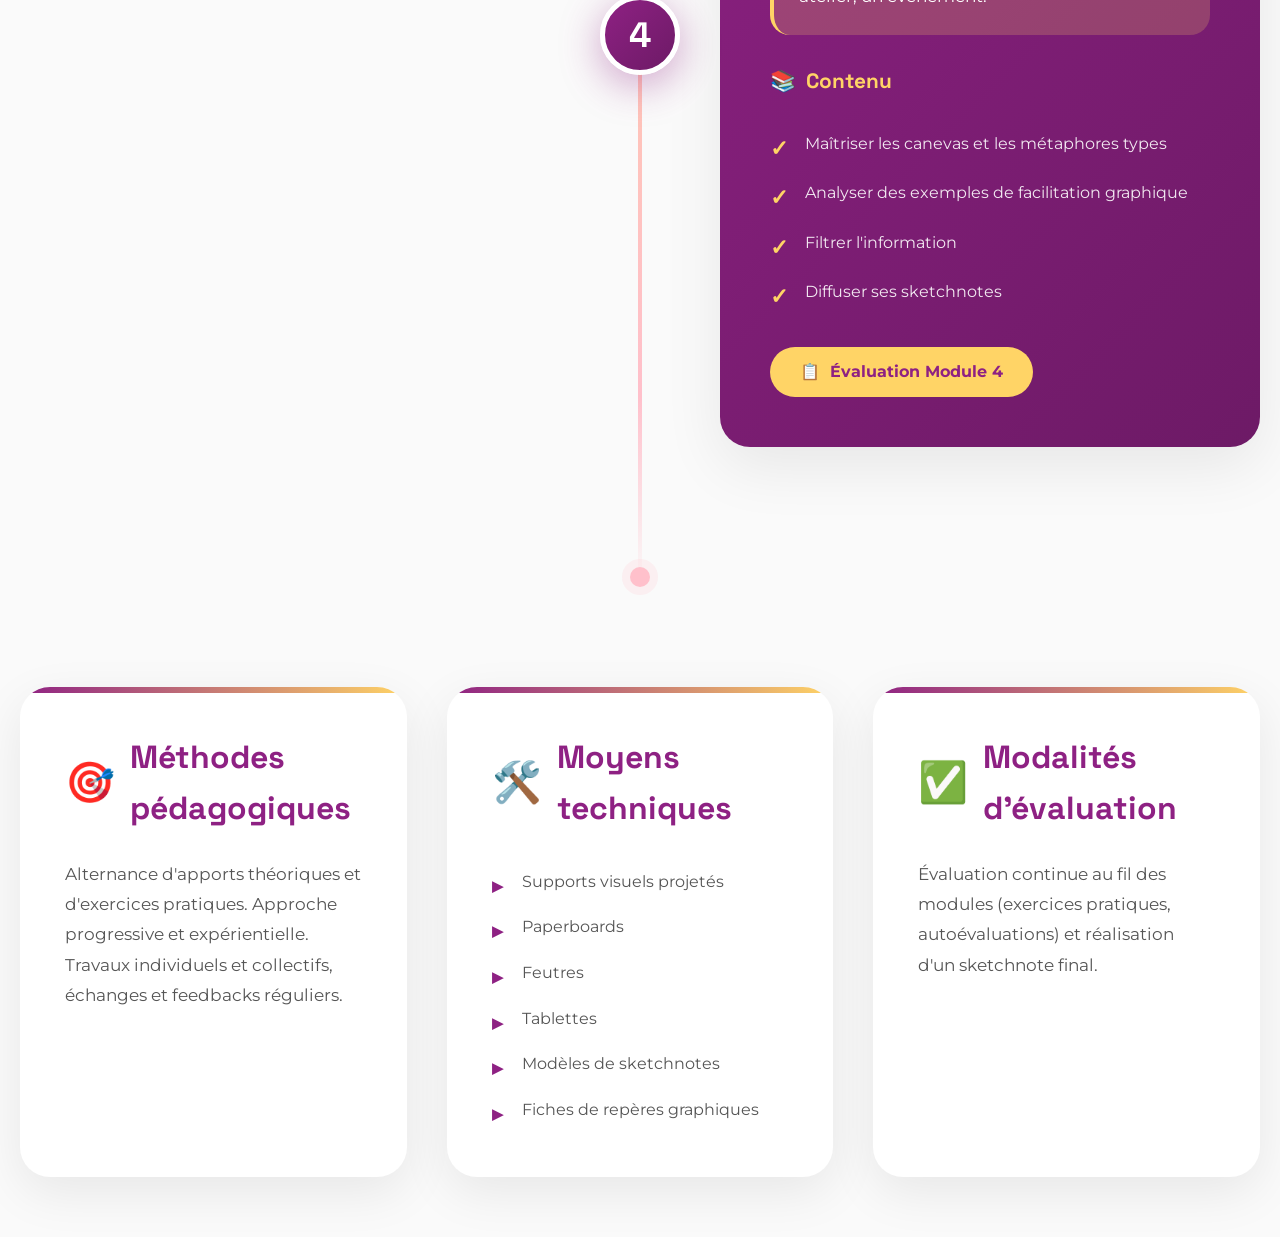
<file: Templates-html/programme-sketchnote.html>
<!DOCTYPE html>
<html lang="fr">
<head>
    <meta charset="UTF-8">
    <meta name="viewport" content="width=device-width, initial-scale=1.0">
    <title>Programme Sketchnoting</title>

    <link rel="preconnect" href="https://fonts.googleapis.com">
    <link rel="preconnect" href="https://fonts.gstatic.com" crossorigin>
    <link href="https://fonts.googleapis.com/css2?family=Montserrat:wght@300;400;600;700;900&family=Space+Grotesk:wght@400;600;700&display=swap" rel="stylesheet">

    <style>
        :root {
            --primary: #8E2183;
            --secondary: #FFD466;
            --accent: #FFC0CB;
            --light: #FFFFFF;
            --dark: #333333;
        }

        * {
            margin: 0;
            padding: 0;
            box-sizing: border-box;
        }

        body {
            font-family: 'Montserrat', sans-serif;
            color: var(--dark);
            line-height: 1.6;
            overflow-x: hidden;
            background: #fafafa;
        }

        .programme-wrapper {
            position: relative;
            padding: 60px 0;
        }

        .fil-conducteur {
            position: absolute;
            left: 50%;
            top: 0;
            bottom: 0;
            width: 4px;
            background: linear-gradient(180deg,
                transparent 0%,
                var(--primary) 5%,
                var(--secondary) 50%,
                var(--accent) 95%,
                transparent 100%
            );
            transform: translateX(-50%);
            z-index: 1;
        }

        .fil-conducteur::before,
        .fil-conducteur::after {
            content: '';
            position: absolute;
            left: 50%;
            transform: translateX(-50%);
            width: 20px;
            height: 20px;
            border-radius: 50%;
            background: var(--primary);
            box-shadow: 0 0 0 8px rgba(142, 33, 131, 0.2);
        }

        .fil-conducteur::before {
            top: 0;
        }

        .fil-conducteur::after {
            bottom: 0;
            background: var(--accent);
            box-shadow: 0 0 0 8px rgba(255, 192, 203, 0.2);
        }

        .module-container {
            max-width: 1400px;
            margin: 0 auto;
            padding: 0 20px;
            position: relative;
            z-index: 2;
        }

        .module-item {
            display: grid;
            grid-template-columns: 1fr 80px 1fr;
            gap: 40px;
            margin-bottom: 80px;
            align-items: center;
            opacity: 0;
            transform: translateY(50px);
            animation: fadeInUp 0.8s ease-out forwards;
        }

        .module-item:nth-child(1) { animation-delay: 0.1s; }
        .module-item:nth-child(2) { animation-delay: 0.2s; }
        .module-item:nth-child(3) { animation-delay: 0.3s; }
        .module-item:nth-child(4) { animation-delay: 0.4s; }

        @keyframes fadeInUp {
            to {
                opacity: 1;
                transform: translateY(0);
            }
        }

        .module-item:nth-child(odd) .module-card {
            grid-column: 1;
        }

        .module-item:nth-child(odd) .module-empty {
            grid-column: 3;
        }

        .module-item:nth-child(even) .module-card {
            grid-column: 3;
        }

        .module-item:nth-child(even) .module-empty {
            grid-column: 1;
        }

        .module-dot {
            grid-column: 2;
            width: 80px;
            height: 80px;
            border-radius: 50%;
            display: flex;
            align-items: center;
            justify-content: center;
            font-family: 'Space Grotesk', sans-serif;
            font-size: 2.2rem;
            font-weight: 700;
            color: white;
            background: linear-gradient(135deg, #8E2183, #6d1a66);
            box-shadow: 0 10px 40px rgba(142, 33, 131, 0.4);
            border: 5px solid white;
            z-index: 10;
            position: relative;
        }

        .module-card {
            background: linear-gradient(135deg, #8E2183 0%, #6d1a66 100%);
            color: white;
            border-radius: 30px;
            padding: 50px;
            box-shadow: 0 20px 60px rgba(0, 0, 0, 0.08);
            position: relative;
            transition: all 0.4s cubic-bezier(0.175, 0.885, 0.32, 1.275);
        }

        .module-card::before {
            content: '';
            position: absolute;
            top: 20px;
            right: 20px;
            width: 200px;
            height: 200px;
            background: radial-gradient(circle, rgba(255,212,102,0.2) 0%, transparent 70%);
            border-radius: 50%;
        }

        .module-card:hover {
            transform: translateY(-10px);
            box-shadow: 0 30px 80px rgba(142, 33, 131, 0.3);
        }

        .module-title {
            font-family: 'Space Grotesk', sans-serif;
            font-size: 2.5rem;
            font-weight: 700;
            margin-bottom: 20px;
            line-height: 1.2;
            color: var(--secondary);
        }

        .duration-badge {
            display: inline-flex;
            align-items: center;
            gap: 8px;
            padding: 8px 20px;
            border-radius: 20px;
            font-size: 0.95rem;
            font-weight: 700;
            margin-bottom: 25px;
            background: rgba(255, 212, 102, 0.3);
            color: var(--secondary);
        }

        .objectif-box {
            padding: 25px;
            border-radius: 20px;
            margin: 25px 0;
            font-size: 1.05rem;
            line-height: 1.7;
            background: rgba(255, 212, 102, 0.2);
            border-left: 4px solid var(--secondary);
        }

        .objectif-label {
            font-weight: 700;
            font-size: 1.1rem;
            margin-bottom: 10px;
            text-transform: uppercase;
            letter-spacing: 1px;
            display: flex;
            align-items: center;
            gap: 10px;
            color: var(--secondary);
        }

        .contenu-section {
            margin-top: 30px;
        }

        .contenu-title {
            font-family: 'Space Grotesk', sans-serif;
            font-size: 1.3rem;
            font-weight: 700;
            margin-bottom: 20px;
            display: flex;
            align-items: center;
            gap: 10px;
            color: var(--secondary);
        }

        .contenu-liste {
            list-style: none;
            padding: 0;
        }

        .contenu-liste li {
            padding: 12px 0;
            padding-left: 35px;
            position: relative;
            font-size: 1rem;
            line-height: 1.6;
            color: rgba(255, 255, 255, 0.9);
        }

        .contenu-liste li::before {
            content: '✓';
            position: absolute;
            left: 0;
            font-weight: 900;
            font-size: 1.4rem;
            color: var(--secondary);
        }

        .eval-badge {
            display: inline-flex;
            align-items: center;
            gap: 10px;
            padding: 12px 30px;
            border-radius: 25px;
            font-weight: 700;
            margin-top: 30px;
            font-size: 1rem;
            background: var(--secondary);
            color: var(--primary);
        }

        .infos-pratiques {
            max-width: 1400px;
            margin: 100px auto 60px;
            padding: 0 20px;
        }

        .infos-grid {
            display: grid;
            grid-template-columns: repeat(auto-fit, minmax(350px, 1fr));
            gap: 40px;
        }

        .info-card {
            background: white;
            border-radius: 30px;
            padding: 45px;
            box-shadow: 0 15px 50px rgba(0, 0, 0, 0.08);
            transition: all 0.4s ease;
            position: relative;
            overflow: hidden;
        }

        .info-card::before {
            content: '';
            position: absolute;
            top: 0;
            left: 0;
            right: 0;
            height: 6px;
            background: linear-gradient(90deg, var(--primary), var(--secondary));
        }

        .info-card:hover {
            transform: translateY(-10px);
            box-shadow: 0 25px 70px rgba(0, 0, 0, 0.15);
        }

        .info-card h3 {
            font-family: 'Space Grotesk', sans-serif;
            font-size: 2rem;
            font-weight: 700;
            color: var(--primary);
            margin-bottom: 25px;
            display: flex;
            align-items: center;
            gap: 15px;
        }

        .info-icon {
            font-size: 2.5rem;
        }

        .info-card p {
            font-size: 1.05rem;
            line-height: 1.8;
            color: #555;
        }

        .info-card ul {
            list-style: none;
            padding: 0;
        }

        .info-card li {
            padding: 10px 0;
            padding-left: 30px;
            position: relative;
            font-size: 1rem;
            color: #555;
            line-height: 1.6;
        }

        .info-card li::before {
            content: '▸';
            position: absolute;
            left: 0;
            color: var(--primary);
            font-weight: 900;
            font-size: 1.3rem;
        }

        @media (max-width: 1024px) {
            .fil-conducteur {
                display: none;
            }

            .module-item {
                grid-template-columns: 1fr !important;
                gap: 20px;
            }

            .module-item .module-card {
                grid-column: 1 !important;
            }

            .module-dot {
                grid-column: 1 !important;
                margin: 0 auto;
            }

            .module-empty {
                display: none;
            }

            .module-card {
                padding: 35px;
            }

            .module-title {
                font-size: 2rem;
            }

            .infos-grid {
                grid-template-columns: 1fr;
                gap: 30px;
            }
        }

        @media (max-width: 640px) {
            .module-card {
                padding: 30px;
                border-radius: 20px;
            }

            .module-title {
                font-size: 1.7rem;
            }

            .module-dot {
                width: 60px;
                height: 60px;
                font-size: 1.8rem;
            }

            .info-card {
                padding: 30px;
            }

            .info-card h3 {
                font-size: 1.5rem;
            }
        }
    </style>
</head>
<body>
    <div class="programme-wrapper">
        <div class="fil-conducteur"></div>

        <div class="module-container">
            <!-- Module 1 -->
            <div class="module-item">
                <div class="module-card">
                    <div class="duration-badge">
                        <span>⏱️</span>
                        <span>3 heures</span>
                    </div>
                    <h2 class="module-title">Maîtriser le principe de Sketchnoting</h2>

                    <div class="objectif-box">
                        <div class="objectif-label">
                            <span>🎯</span>
                            <span>Objectif</span>
                        </div>
                        <p>À l'issue de ce module, le stagiaire sera capable de définir ce qu'est le sketchnoting et son utilité dans la transmission d'informations au sein d'une équipe.</p>
                    </div>

                    <div class="contenu-section">
                        <div class="contenu-title">
                            <span>📚</span>
                            <span>Contenu</span>
                        </div>
                        <ul class="contenu-liste">
                            <li>Définir le Sketchnoting</li>
                            <li>Identifier le matériel nécessaire</li>
                            <li>Identifier les avantages du Sketchnoting</li>
                            <li>Identifier les différentes pratiques de la facilitation graphique</li>
                            <li>Maîtriser les principes de base du Sketchnoting</li>
                        </ul>
                    </div>

                    <div class="eval-badge">
                        <span>📋</span>
                        <span>Évaluation Module 1</span>
                    </div>
                </div>
                <div class="module-dot">1</div>
                <div class="module-empty"></div>
            </div>

            <!-- Module 2 -->
            <div class="module-item">
                <div class="module-empty"></div>
                <div class="module-dot">2</div>
                <div class="module-card">
                    <div class="duration-badge">
                        <span>⏱️</span>
                        <span>4 heures</span>
                    </div>
                    <h2 class="module-title">Maîtriser le processus du Sketchnoting</h2>

                    <div class="objectif-box">
                        <div class="objectif-label">
                            <span>🎯</span>
                            <span>Objectif</span>
                        </div>
                        <p>À l'issue de ce module, le stagiaire sera capable d'utiliser les 4 approches de base d'une représentation visuelle.</p>
                    </div>

                    <div class="contenu-section">
                        <div class="contenu-title">
                            <span>📚</span>
                            <span>Contenu</span>
                        </div>
                        <ul class="contenu-liste">
                            <li>Maîtriser les techniques de représentations rapides d'une information</li>
                            <li>Maîtriser la gestion de l'espace</li>
                            <li>S'entraîner et pratiquer dans un contexte de réunion, d'un atelier et d'une présentation</li>
                            <li>Maîtriser les 4 approches de la facilitation visuelle</li>
                        </ul>
                    </div>

                    <div class="eval-badge">
                        <span>📋</span>
                        <span>Évaluation Module 2</span>
                    </div>
                </div>
            </div>

            <!-- Module 3 -->
            <div class="module-item">
                <div class="module-card">
                    <div class="duration-badge">
                        <span>⏱️</span>
                        <span>4 heures</span>
                    </div>
                    <h2 class="module-title">Maîtriser les éléments composant un SketchNote</h2>

                    <div class="objectif-box">
                        <div class="objectif-label">
                            <span>🎯</span>
                            <span>Objectif</span>
                        </div>
                        <p>À l'issue de ce module, le stagiaire sera capable de se constituer sa propre bibliothèque de représentations graphiques.</p>
                    </div>

                    <div class="contenu-section">
                        <div class="contenu-title">
                            <span>📚</span>
                            <span>Contenu</span>
                        </div>
                        <ul class="contenu-liste">
                            <li>Créer son propre vocabulaire visuel</li>
                        </ul>
                    </div>

                    <div class="eval-badge">
                        <span>📋</span>
                        <span>Évaluation Module 3</span>
                    </div>
                </div>
                <div class="module-dot">3</div>
                <div class="module-empty"></div>
            </div>

            <!-- Module 4 -->
            <div class="module-item">
                <div class="module-empty"></div>
                <div class="module-dot">4</div>
                <div class="module-card">
                    <div class="duration-badge">
                        <span>⏱️</span>
                        <span>3 heures</span>
                    </div>
                    <h2 class="module-title">Réaliser ses premiers sketchnotes</h2>

                    <div class="objectif-box">
                        <div class="objectif-label">
                            <span>🎯</span>
                            <span>Objectif</span>
                        </div>
                        <p>À l'issue de ce module, le stagiaire sera capable de sketchnoter une réunion, un atelier, un évènement.</p>
                    </div>

                    <div class="contenu-section">
                        <div class="contenu-title">
                            <span>📚</span>
                            <span>Contenu</span>
                        </div>
                        <ul class="contenu-liste">
                            <li>Maîtriser les canevas et les métaphores types</li>
                            <li>Analyser des exemples de facilitation graphique</li>
                            <li>Filtrer l'information</li>
                            <li>Diffuser ses sketchnotes</li>
                        </ul>
                    </div>

                    <div class="eval-badge">
                        <span>📋</span>
                        <span>Évaluation Module 4</span>
                    </div>
                </div>
            </div>
        </div>
    </div>

    <div class="infos-pratiques">
        <div class="infos-grid">
            <div class="info-card">
                <h3>
                    <span class="info-icon">🎯</span>
                    <span>Méthodes pédagogiques</span>
                </h3>
                <p>Alternance d'apports théoriques et d'exercices pratiques. Approche progressive et expérientielle. Travaux individuels et collectifs, échanges et feedbacks réguliers.</p>
            </div>

            <div class="info-card">
                <h3>
                    <span class="info-icon">🛠️</span>
                    <span>Moyens techniques</span>
                </h3>
                <ul>
                    <li>Supports visuels projetés</li>
                    <li>Paperboards</li>
                    <li>Feutres</li>
                    <li>Tablettes</li>
                    <li>Modèles de sketchnotes</li>
                    <li>Fiches de repères graphiques</li>
                </ul>
            </div>

            <div class="info-card">
                <h3>
                    <span class="info-icon">✅</span>
                    <span>Modalités d'évaluation</span>
                </h3>
                <p>Évaluation continue au fil des modules (exercices pratiques, autoévaluations) et réalisation d'un sketchnote final.</p>
            </div>
        </div>
    </div>
</body>
</html>
</file>
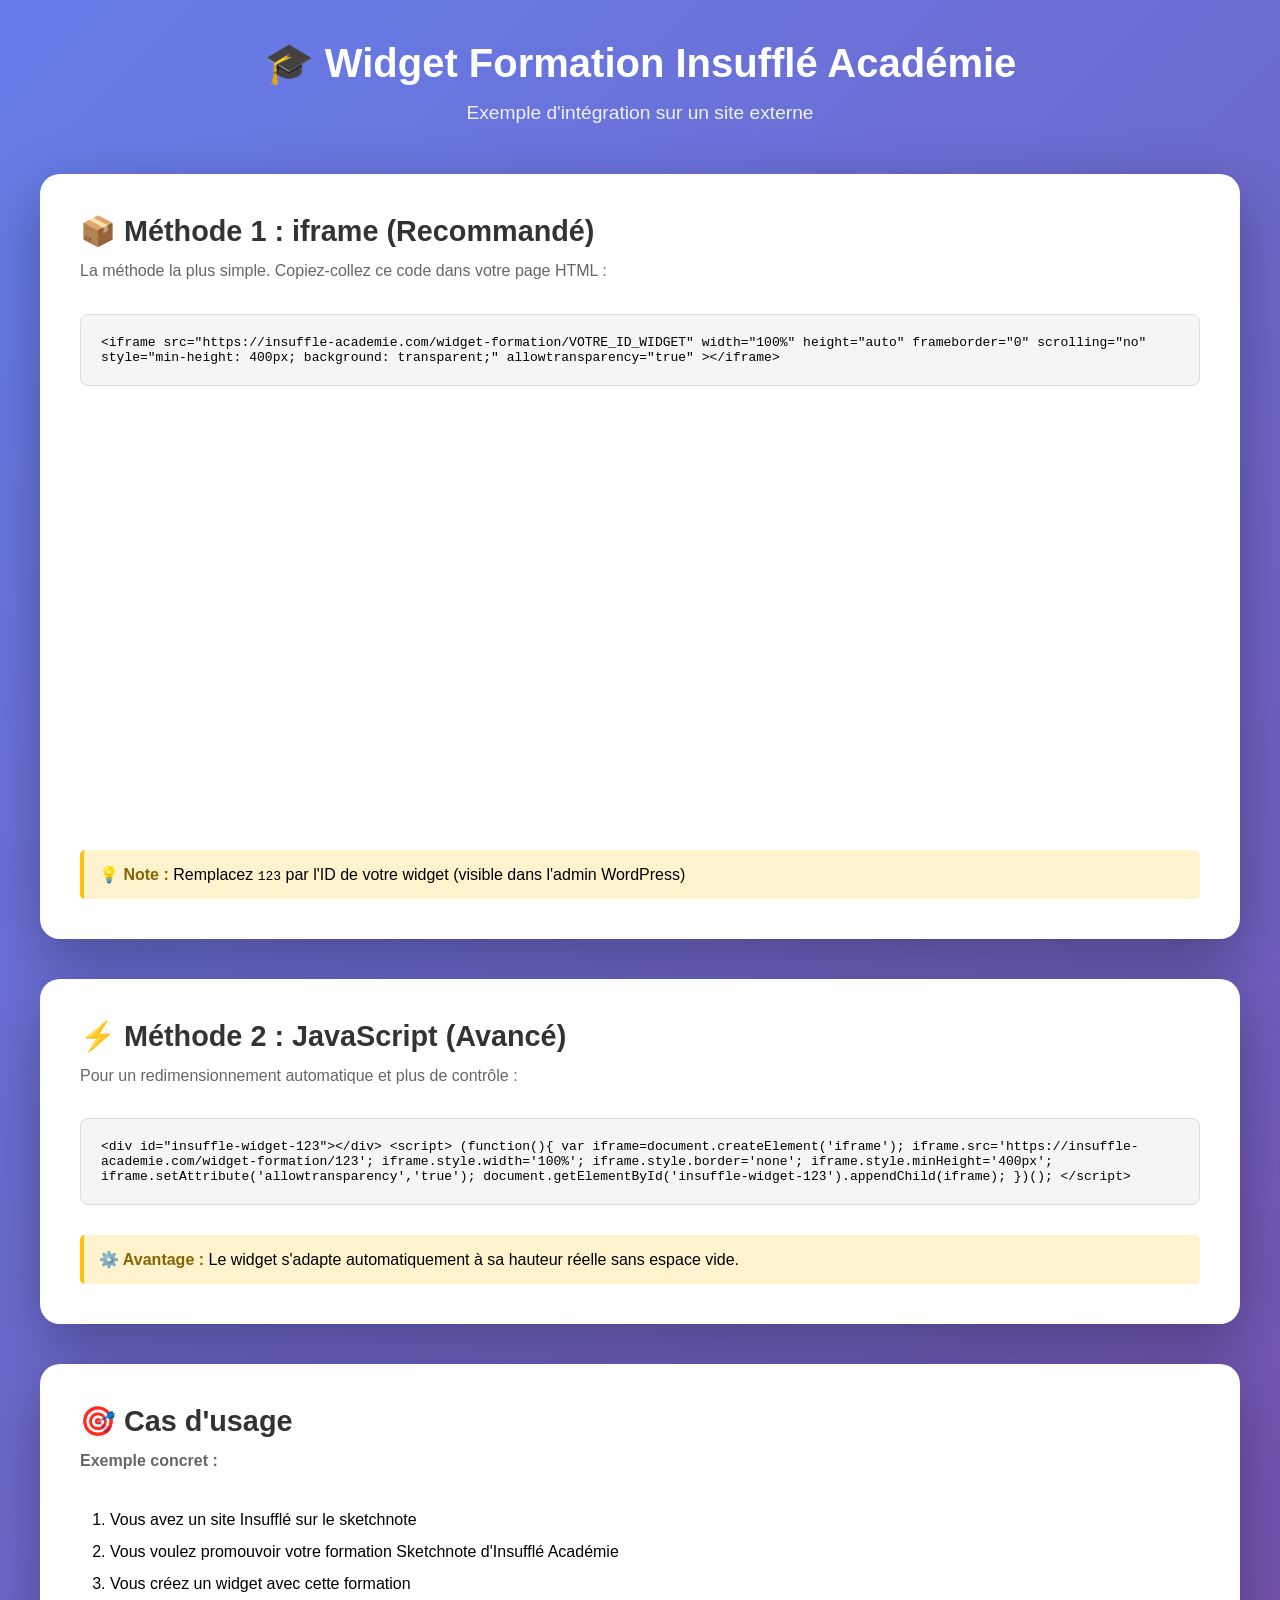
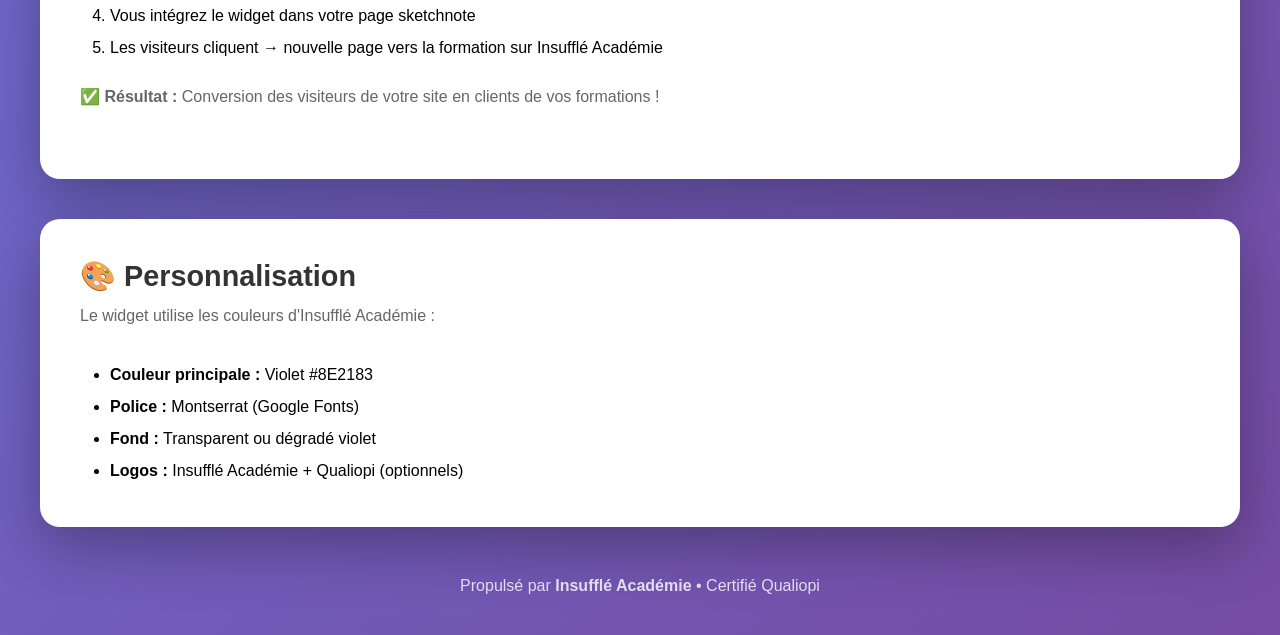
<file: Widget-Formation-Plugin/exemple-integration.html>
<!DOCTYPE html>
<html lang="fr">
<head>
    <meta charset="UTF-8">
    <meta name="viewport" content="width=device-width, initial-scale=1.0">
    <title>Exemple d'intégration du Widget Formation</title>
    <style>
        * {
            margin: 0;
            padding: 0;
            box-sizing: border-box;
        }

        body {
            font-family: -apple-system, BlinkMacSystemFont, 'Segoe UI', Roboto, Oxygen, Ubuntu, sans-serif;
            background: linear-gradient(135deg, #667eea 0%, #764ba2 100%);
            min-height: 100vh;
            padding: 40px 20px;
        }

        .container {
            max-width: 1200px;
            margin: 0 auto;
        }

        .header {
            text-align: center;
            color: white;
            margin-bottom: 50px;
        }

        .header h1 {
            font-size: 2.5rem;
            margin-bottom: 15px;
            font-weight: 700;
        }

        .header p {
            font-size: 1.2rem;
            opacity: 0.9;
        }

        .widget-section {
            background: white;
            border-radius: 20px;
            padding: 40px;
            box-shadow: 0 20px 60px rgba(0,0,0,0.3);
            margin-bottom: 40px;
        }

        .widget-section h2 {
            color: #333;
            margin-bottom: 10px;
            font-size: 1.8rem;
        }

        .widget-section p {
            color: #666;
            margin-bottom: 30px;
            line-height: 1.6;
        }

        .code-block {
            background: #f5f5f5;
            border: 1px solid #ddd;
            border-radius: 8px;
            padding: 20px;
            font-family: monospace;
            font-size: 13px;
            overflow-x: auto;
            margin-bottom: 20px;
        }

        .note {
            background: #fff3cd;
            border-left: 4px solid #ffc107;
            padding: 15px;
            border-radius: 5px;
            margin-top: 30px;
        }

        .note strong {
            color: #856404;
        }

        .footer {
            text-align: center;
            color: white;
            margin-top: 50px;
            opacity: 0.8;
        }

        /* Style pour le widget */
        .widget-container {
            margin-top: 30px;
            min-height: 400px;
        }
    </style>
</head>
<body>
    <div class="container">
        <div class="header">
            <h1>🎓 Widget Formation Insufflé Académie</h1>
            <p>Exemple d'intégration sur un site externe</p>
        </div>

        <div class="widget-section">
            <h2>📦 Méthode 1 : iframe (Recommandé)</h2>
            <p>La méthode la plus simple. Copiez-collez ce code dans votre page HTML :</p>

            <div class="code-block">
&lt;iframe
    src="https://insuffle-academie.com/widget-formation/VOTRE_ID_WIDGET"
    width="100%"
    height="auto"
    frameborder="0"
    scrolling="no"
    style="min-height: 400px; background: transparent;"
    allowtransparency="true"
&gt;&lt;/iframe&gt;
            </div>

            <div class="widget-container">
                <!-- Remplacez VOTRE_ID_WIDGET par l'ID de votre widget -->
                <iframe
                    src="https://insuffle-academie.com/widget-formation/123"
                    width="100%"
                    height="auto"
                    frameborder="0"
                    scrolling="no"
                    style="min-height: 400px; background: transparent;"
                    allowtransparency="true"
                ></iframe>
            </div>

            <div class="note">
                <strong>💡 Note :</strong> Remplacez <code>123</code> par l'ID de votre widget (visible dans l'admin WordPress)
            </div>
        </div>

        <div class="widget-section">
            <h2>⚡ Méthode 2 : JavaScript (Avancé)</h2>
            <p>Pour un redimensionnement automatique et plus de contrôle :</p>

            <div class="code-block">
&lt;div id="insuffle-widget-123"&gt;&lt;/div&gt;
&lt;script&gt;
(function(){
    var iframe=document.createElement('iframe');
    iframe.src='https://insuffle-academie.com/widget-formation/123';
    iframe.style.width='100%';
    iframe.style.border='none';
    iframe.style.minHeight='400px';
    iframe.setAttribute('allowtransparency','true');
    document.getElementById('insuffle-widget-123').appendChild(iframe);
})();
&lt;/script&gt;
            </div>

            <div class="note">
                <strong>⚙️ Avantage :</strong> Le widget s'adapte automatiquement à sa hauteur réelle sans espace vide.
            </div>
        </div>

        <div class="widget-section">
            <h2>🎯 Cas d'usage</h2>
            <p><strong>Exemple concret :</strong></p>
            <ol style="padding-left: 30px; line-height: 2;">
                <li>Vous avez un site Insufflé sur le sketchnote</li>
                <li>Vous voulez promouvoir votre formation Sketchnote d'Insufflé Académie</li>
                <li>Vous créez un widget avec cette formation</li>
                <li>Vous intégrez le widget dans votre page sketchnote</li>
                <li>Les visiteurs cliquent → nouvelle page vers la formation sur Insufflé Académie</li>
            </ol>

            <p style="margin-top: 20px;"><strong>✅ Résultat :</strong> Conversion des visiteurs de votre site en clients de vos formations !</p>
        </div>

        <div class="widget-section">
            <h2>🎨 Personnalisation</h2>
            <p>Le widget utilise les couleurs d'Insufflé Académie :</p>
            <ul style="padding-left: 30px; line-height: 2;">
                <li><strong>Couleur principale :</strong> Violet #8E2183</li>
                <li><strong>Police :</strong> Montserrat (Google Fonts)</li>
                <li><strong>Fond :</strong> Transparent ou dégradé violet</li>
                <li><strong>Logos :</strong> Insufflé Académie + Qualiopi (optionnels)</li>
            </ul>
        </div>

        <div class="footer">
            <p>Propulsé par <strong>Insufflé Académie</strong> • Certifié Qualiopi</p>
        </div>
    </div>

    <script>
        // Script pour auto-redimensionner l'iframe
        window.addEventListener('message', function(e) {
            if (e.data.type === 'insuffle-widget-resize') {
                var iframes = document.querySelectorAll('iframe');
                iframes.forEach(function(iframe) {
                    if (iframe.contentWindow === e.source) {
                        iframe.style.height = e.data.height + 'px';
                    }
                });
            }
        });
    </script>
</body>
</html>
</file>
